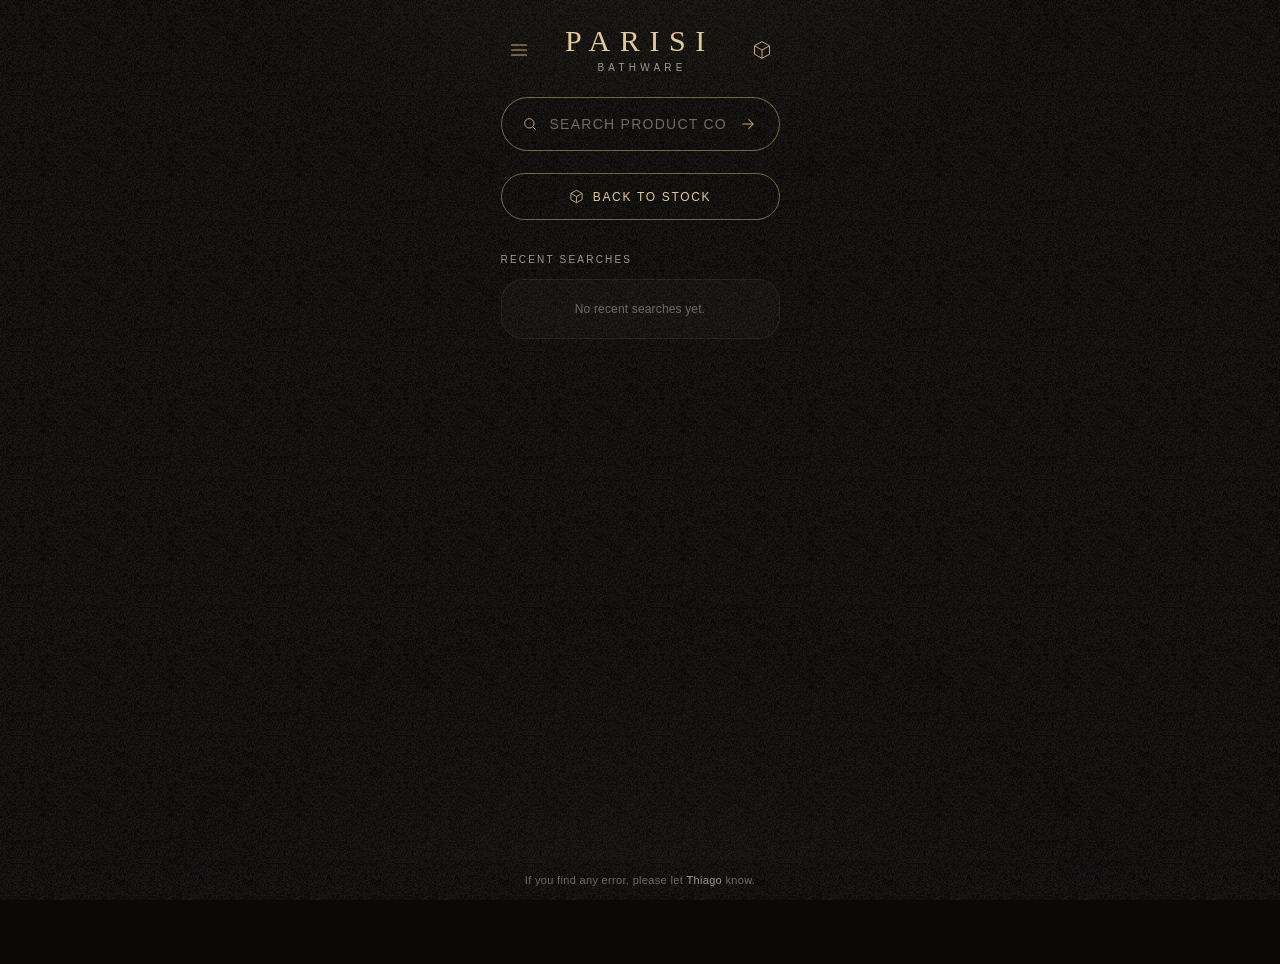
<file: index.html>
<!DOCTYPE html>
<html lang="en">
<head>
<meta charset="UTF-8">
<meta name="viewport" content="width=device-width, initial-scale=1, viewport-fit=cover">
<title>ParisiFinder</title>
<meta name="description" content="Parisi Bathware warehouse product finder">
<meta name="theme-color" content="#0a0908">

<!-- PWA -->
<link rel="manifest" href="manifest.json">
<link rel="icon" href="icons/icon-192.png">
<link rel="apple-touch-icon" href="icons/icon-192.png">
<meta name="apple-mobile-web-app-capable" content="yes">
<meta name="apple-mobile-web-app-status-bar-style" content="black-translucent">
<meta name="apple-mobile-web-app-title" content="ParisiFinder">

<link rel="stylesheet" href="styles.css">
</head>
<body>

<div class="noise-overlay" aria-hidden="true"></div>

<div class="app" id="app">

  <!-- ============ SEARCH VIEW ============ -->
  <section class="view view-search active" id="view-search" data-view="search">
    <header class="topbar">
      <button class="icon-btn" id="menuBtn" aria-label="Menu">
        <svg viewBox="0 0 24 24" width="20" height="20"><path d="M3 6h18M3 12h18M3 18h18" stroke="currentColor" stroke-width="1.4" stroke-linecap="round"/></svg>
      </button>
      <div class="brand">
        <h1 class="brand-name">PARISI</h1>
        <p class="brand-sub">BATHWARE</p>
      </div>
      <button class="icon-btn" id="cubeBtn" aria-label="Back to stock">
        <svg viewBox="0 0 24 24" width="20" height="20"><path d="M12 2 3 7v10l9 5 9-5V7l-9-5Z" stroke="currentColor" stroke-width="1.2" fill="none"/><path d="M3 7l9 5 9-5M12 12v10" stroke="currentColor" stroke-width="1.2" fill="none"/></svg>
      </button>
    </header>

    <div class="search-wrap">
      <div class="search-bar">
        <svg class="search-icon" viewBox="0 0 24 24" width="16" height="16"><circle cx="11" cy="11" r="7" stroke="currentColor" stroke-width="1.4" fill="none"/><path d="m20 20-3.2-3.2" stroke="currentColor" stroke-width="1.4" stroke-linecap="round"/></svg>
        <input type="text" id="searchInput" placeholder="Search product code" autocomplete="off" spellcheck="false">
        <button class="search-go" id="searchGo" aria-label="Search">
          <svg viewBox="0 0 24 24" width="18" height="18"><path d="M5 12h14M13 6l6 6-6 6" stroke="currentColor" stroke-width="1.4" fill="none" stroke-linecap="round" stroke-linejoin="round"/></svg>
        </button>
      </div>
      <ul class="suggestions" id="suggestions"></ul>
    </div>

    <button class="pill-btn outline" id="backToStockBtn">
      <svg viewBox="0 0 24 24" width="15" height="15"><path d="M12 2 3 7v10l9 5 9-5V7l-9-5Z" stroke="currentColor" stroke-width="1.2" fill="none"/><path d="M3 7l9 5 9-5M12 12v10" stroke="currentColor" stroke-width="1.2" fill="none"/></svg>
      <span>Back to Stock</span>
    </button>

    <div class="recent-block">
      <p class="section-label">Recent Searches</p>
      <ul class="recent-list" id="recentList">
        <li class="empty-note">No recent searches yet.</li>
      </ul>
    </div>
  </section>

  <!-- ============ PRODUCT DETAIL VIEW ============ -->
  <section class="view view-detail" id="view-detail" data-view="detail">
    <header class="topbar">
      <button class="back-link" id="detailBackBtn">
        <svg viewBox="0 0 24 24" width="16" height="16"><path d="M15 5 8 12l7 7" stroke="currentColor" stroke-width="1.4" fill="none" stroke-linecap="round" stroke-linejoin="round"/></svg>
        <span>Back</span>
      </button>
      <div></div>
      <button class="icon-btn" id="cubeBtn2" aria-label="Back to stock">
        <svg viewBox="0 0 24 24" width="20" height="20"><path d="M12 2 3 7v10l9 5 9-5V7l-9-5Z" stroke="currentColor" stroke-width="1.2" fill="none"/><path d="M3 7l9 5 9-5M12 12v10" stroke="currentColor" stroke-width="1.2" fill="none"/></svg>
      </button>
    </header>

    <div class="detail-card">
      <p class="section-label">Product Information</p>
      <div class="detail-title-row">
        <h2 class="detail-code" id="detailCode">—</h2>
        <span class="status-pill" id="detailStatusPill"><span class="dot"></span><span id="detailStatusText">—</span></span>
      </div>
      <hr class="divider">

      <div class="field-row">
        <span class="field-label">Description</span>
        <span class="field-value" id="detailDescription">—</span>
      </div>
      <div class="field-row">
        <span class="field-label">Code</span>
        <span class="field-value" id="detailCode2">—</span>
      </div>
      <div class="field-row">
        <span class="field-label">Quantity</span>
        <span class="field-value" id="detailQuantity">—</span>
      </div>
      <div class="field-row">
        <span class="field-label">Location</span>
        <span class="field-value accent" id="detailLocation">—</span>
      </div>
      <div class="field-row">
        <span class="field-label">Shelf</span>
        <span class="field-value accent" id="detailShelf">—</span>
      </div>

      <p class="last-updated" id="detailUpdated"></p>
    </div>

    <div class="add-to-stocklist-wrap">
      <button class="pill-btn outline small" id="addFromDetailBtn">
        <svg viewBox="0 0 24 24" width="14" height="14"><path d="M12 5v14M5 12h14" stroke="currentColor" stroke-width="1.4" stroke-linecap="round"/></svg>
        <span>Add to Back to Stock list</span>
      </button>
    </div>
  </section>

  <!-- ============ BACK TO STOCK VIEW ============ -->
  <section class="view view-stock" id="view-stock" data-view="stock">
    <header class="topbar">
      <button class="back-link" id="stockBackBtn">
        <svg viewBox="0 0 24 24" width="16" height="16"><path d="M15 5 8 12l7 7" stroke="currentColor" stroke-width="1.4" fill="none" stroke-linecap="round" stroke-linejoin="round"/></svg>
        <span>Back</span>
      </button>
      <div></div>
      <div style="width:36px"></div>
    </header>

    <div class="stock-header">
      <h2 class="stock-title">Back to Stock</h2>
      <p class="stock-sub">Add the items you want to send back to stock.</p>
      <p class="stock-sub muted">This list highlights only the item code and location.</p>
    </div>

    <div class="stock-search-row">
      <div class="search-bar small">
        <svg class="search-icon" viewBox="0 0 24 24" width="15" height="15"><circle cx="11" cy="11" r="7" stroke="currentColor" stroke-width="1.4" fill="none"/><path d="m20 20-3.2-3.2" stroke="currentColor" stroke-width="1.4" stroke-linecap="round"/></svg>
        <input type="text" id="stockSearchInput" placeholder="Search by product code..." autocomplete="off" spellcheck="false">
      </div>
      <button class="pill-btn solid" id="stockAddBtn">Add item</button>
    </div>
    <ul class="suggestions" id="stockSuggestions"></ul>

    <div class="stock-list-card">
      <div class="stock-list-headrow">
        <span>Item Code</span>
        <span>Location</span>
        <span></span>
      </div>
      <ul class="stock-list" id="stockList">
        <li class="empty-note" id="stockEmptyNote">No items added yet.</li>
      </ul>
      <button class="add-item-row" id="stockAddRowBtn">
        <svg viewBox="0 0 24 24" width="14" height="14"><path d="M12 5v14M5 12h14" stroke="currentColor" stroke-width="1.4" stroke-linecap="round"/></svg>
        <span>Add item</span>
      </button>
    </div>

    <button class="pill-btn outline wide" id="sendToStockBtn">
      <span id="sendToStockLabel">Send to Stock (0)</span>
      <svg viewBox="0 0 24 24" width="16" height="16"><path d="M12 2 3 7v10l9 5 9-5V7l-9-5Z" stroke="currentColor" stroke-width="1.2" fill="none"/><path d="M3 7l9 5 9-5M12 12v10" stroke="currentColor" stroke-width="1.2" fill="none"/></svg>
    </button>
  </section>

</div>

<footer class="app-footer">
  If you find any error, please let <strong>Thiago</strong> know.
</footer>

<div class="toast" id="toast"></div>

<script src="script.js"></script>
</body>
</html>
</file>
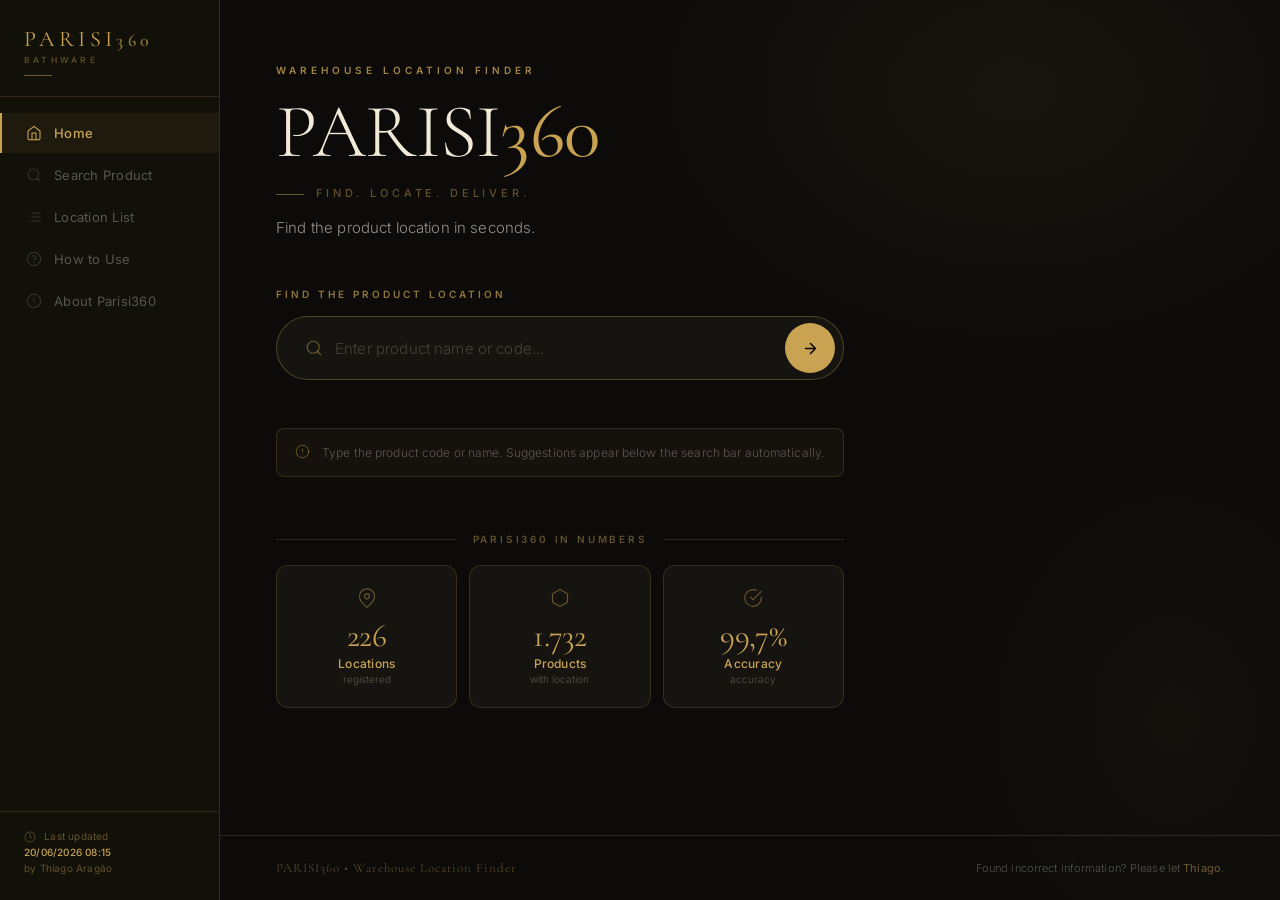
<file: V12.html>
<!DOCTYPE html>
<html lang="en">
<head>
<meta charset="UTF-8">
<meta name="viewport" content="width=device-width, initial-scale=1.0, maximum-scale=1.0, user-scalable=no">
<title>PARISI360 — Warehouse Location Finder</title>
<link rel="preconnect" href="https://fonts.googleapis.com">
<link href="https://fonts.googleapis.com/css2?family=Cormorant+Garamond:ital,wght@0,300;0,400;0,500;0,600;1,300;1,400&family=Inter:wght@300;400;500;600&family=DM+Mono:wght@400;500&display=swap" rel="stylesheet">
<style>
/* ═══════════════════════════════════════
   TOKENS
═══════════════════════════════════════ */
:root {
  --black:       #080706;
  --void:        #0c0b0a;
  --charcoal:    #111009;
  --surface:     #161410;
  --surface2:    #1e1b15;
  --surface3:    #252018;
  --border:      rgba(201,163,82,0.18);
  --border-mid:  rgba(201,163,82,0.32);
  --border-hi:   rgba(201,163,82,0.65);
  --gold:        #c9a352;
  --gold-light:  #e4bf78;
  --gold-dim:    rgba(201,163,82,0.45);
  --gold-faint:  rgba(201,163,82,0.1);
  --ivory:       #f2ead8;
  --ivory-dim:   rgba(242,234,216,0.6);
  --ivory-faint: rgba(242,234,216,0.32);
  --green:       #6fa865;
  --red:         #b86060;
  --amber:       #c9a352;

  --font-display: 'Cormorant Garamond', Georgia, serif;
  --font-body:    'Inter', system-ui, sans-serif;
  --font-mono:    'DM Mono', 'Courier New', monospace;

  --sidebar-w: 220px;
  --topbar-h:  58px;
  --r:         12px;
  --r-sm:      8px;
}

* { box-sizing: border-box; margin: 0; padding: 0; -webkit-tap-highlight-color: transparent; }
html { scroll-behavior: smooth; }
body {
  background: var(--void);
  color: var(--ivory);
  font-family: var(--font-body);
  min-height: 100vh;
  overflow-x: hidden;
}

/* ═══════════════════════════════════════
   LAYOUT SHELL
═══════════════════════════════════════ */
.shell {
  display: flex;
  min-height: 100vh;
}

/* ═══════════════════════════════════════
   SIDEBAR
═══════════════════════════════════════ */
.sidebar {
  width: var(--sidebar-w);
  background: var(--charcoal);
  border-right: 1px solid var(--border);
  display: flex;
  flex-direction: column;
  position: fixed;
  top: 0; left: 0; bottom: 0;
  z-index: 200;
  transform: translateX(0);
  transition: transform 0.3s cubic-bezier(0.4,0,0.2,1);
}
.sidebar-brand {
  padding: 28px 24px 20px;
  border-bottom: 1px solid var(--border);
}
.sidebar-logo {
  font-family: var(--font-display);
  font-size: 22px;
  font-weight: 400;
  letter-spacing: 0.2em;
  color: var(--gold);
  line-height: 1;
}
.sidebar-sub {
  font-size: 8.5px;
  font-weight: 500;
  letter-spacing: 0.38em;
  color: var(--gold-dim);
  margin-top: 5px;
  text-transform: uppercase;
}
.sidebar-line {
  width: 28px;
  height: 1px;
  background: var(--gold);
  margin-top: 10px;
  opacity: 0.5;
}

.sidebar-nav {
  flex: 1;
  padding: 16px 0;
  display: flex;
  flex-direction: column;
  gap: 2px;
}
.nav-item {
  display: flex;
  align-items: center;
  gap: 12px;
  padding: 12px 24px;
  cursor: pointer;
  font-size: 13px;
  font-weight: 400;
  color: var(--ivory-faint);
  border-left: 2px solid transparent;
  transition: all 0.18s;
  text-decoration: none;
  letter-spacing: 0.02em;
}
.nav-item svg { opacity: 0.5; flex-shrink: 0; transition: opacity 0.18s; }
.nav-item:hover { color: var(--ivory-dim); background: var(--gold-faint); }
.nav-item:hover svg { opacity: 0.8; }
.nav-item.active {
  color: var(--gold);
  border-left-color: var(--gold);
  background: rgba(201,163,82,0.07);
  font-weight: 500;
}
.nav-item.active svg { opacity: 1; }

.sidebar-footer {
  padding: 16px 24px 24px;
  border-top: 1px solid var(--border);
}
.sidebar-update {
  font-size: 10px;
  color: var(--gold-dim);
  line-height: 1.6;
  letter-spacing: 0.02em;
}
.sidebar-update strong { color: var(--gold); font-weight: 500; }

/* Overlay for mobile */
.sidebar-overlay {
  display: none;
  position: fixed;
  inset: 0;
  background: rgba(0,0,0,0.7);
  z-index: 199;
  backdrop-filter: blur(2px);
}
.sidebar-overlay.open { display: block; }

/* ═══════════════════════════════════════
   TOPBAR (mobile)
═══════════════════════════════════════ */
.topbar {
  display: none;
  position: fixed;
  top: 0; left: 0; right: 0;
  height: var(--topbar-h);
  background: rgba(8,7,6,0.96);
  backdrop-filter: blur(16px);
  -webkit-backdrop-filter: blur(16px);
  border-bottom: 1px solid var(--border);
  z-index: 100;
  align-items: center;
  padding: 0 16px;
  gap: 12px;
}
.menu-btn {
  background: none;
  border: none;
  color: var(--gold);
  cursor: pointer;
  padding: 4px;
  display: flex;
  align-items: center;
}
.topbar-title {
  font-family: var(--font-display);
  font-size: 18px;
  font-weight: 400;
  letter-spacing: 0.18em;
  color: var(--gold);
  flex: 1;
}

/* ═══════════════════════════════════════
   MAIN CONTENT
═══════════════════════════════════════ */
.main {
  flex: 1;
  margin-left: var(--sidebar-w);
  min-height: 100vh;
  display: flex;
  flex-direction: column;
}

/* ── PAGE SECTIONS ── */
.page { display: none; flex-direction: column; min-height: 100vh; }
.page.active { display: flex; }

/* ═══════════════════════════════════════
   HOME PAGE
═══════════════════════════════════════ */
#page-home {
  background:
    radial-gradient(ellipse 60% 50% at 75% 10%, rgba(201,163,82,0.07) 0%, transparent 60%),
    radial-gradient(ellipse 40% 60% at 90% 80%, rgba(201,163,82,0.04) 0%, transparent 50%),
    var(--void);
}

/* Hero */
.hero {
  padding: 64px 56px 48px;
  max-width: 680px;
}
.hero-eyebrow {
  font-size: 10px;
  font-weight: 600;
  letter-spacing: 0.4em;
  color: var(--gold);
  text-transform: uppercase;
  margin-bottom: 20px;
  opacity: 0.8;
}
.hero-title {
  font-family: var(--font-display);
  font-size: clamp(48px, 6vw, 76px);
  font-weight: 300;
  line-height: 0.95;
  letter-spacing: -0.01em;
  color: var(--ivory);
}
.hero-title span {
  color: var(--gold);
  font-weight: 400;
}
.hero-slogan {
  font-size: 11px;
  font-weight: 500;
  letter-spacing: 0.35em;
  color: var(--gold-dim);
  text-transform: uppercase;
  margin-top: 18px;
}
.hero-slogan::before {
  content: '';
  display: inline-block;
  width: 28px;
  height: 1px;
  background: var(--gold);
  vertical-align: middle;
  margin-right: 12px;
  opacity: 0.5;
}
.hero-sub {
  font-size: 15px;
  font-weight: 300;
  color: var(--ivory-dim);
  margin-top: 16px;
  letter-spacing: 0.01em;
  line-height: 1.6;
}

/* Search section */
.search-section {
  padding: 0 56px 48px;
  max-width: 680px;
}
.search-label {
  font-size: 10px;
  font-weight: 600;
  letter-spacing: 0.3em;
  color: var(--gold);
  text-transform: uppercase;
  margin-bottom: 16px;
  opacity: 0.7;
}
.search-field-wrap {
  position: relative;
}
.search-field {
  display: flex;
  align-items: center;
  background: var(--surface);
  border: 1.5px solid var(--border-mid);
  border-radius: 50px;
  height: 64px;
  padding: 0 8px 0 28px;
  gap: 12px;
  transition: border-color 0.2s, box-shadow 0.2s;
}
.search-field:focus-within {
  border-color: var(--border-hi);
  box-shadow: 0 0 0 3px rgba(201,163,82,0.08), 0 8px 40px rgba(0,0,0,0.4);
}
.search-icon { color: var(--gold-dim); flex-shrink: 0; }
#searchInput {
  flex: 1;
  background: transparent;
  border: none;
  outline: none;
  color: var(--ivory);
  font-family: var(--font-body);
  font-size: 15px;
  font-weight: 300;
  caret-color: var(--gold);
  letter-spacing: 0.01em;
}
#searchInput::placeholder { color: rgba(242,234,216,0.22); }
.search-btn {
  width: 50px; height: 50px;
  border-radius: 50%;
  background: var(--gold);
  border: none;
  color: var(--black);
  display: flex; align-items: center; justify-content: center;
  cursor: pointer;
  flex-shrink: 0;
  transition: background 0.2s, transform 0.15s;
}
.search-btn:hover { background: var(--gold-light); transform: scale(1.04); }
.search-btn:active { transform: scale(0.97); }

/* Autocomplete */
.ac-dropdown {
  position: absolute;
  top: calc(100% + 10px);
  left: 0; right: 0;
  background: var(--surface);
  border: 1px solid var(--border-mid);
  border-radius: var(--r);
  overflow: hidden;
  z-index: 500;
  display: none;
  flex-direction: column;
  max-height: 320px;
  overflow-y: auto;
  box-shadow: 0 24px 60px rgba(0,0,0,0.7);
}
.ac-dropdown.open { display: flex; }
.ac-dropdown::-webkit-scrollbar { width: 3px; }
.ac-dropdown::-webkit-scrollbar-thumb { background: var(--border-mid); border-radius: 3px; }
.ac-row {
  display: flex; align-items: center; gap: 12px;
  padding: 13px 18px;
  cursor: pointer;
  border-bottom: 1px solid var(--border);
  transition: background 0.1s;
}
.ac-row:last-child { border-bottom: none; }
.ac-row:hover { background: var(--gold-faint); }
.ac-row-code {
  font-family: var(--font-mono);
  font-size: 11px;
  color: var(--gold);
  white-space: nowrap;
  flex-shrink: 0;
  min-width: 90px;
}
.ac-row-code mark { background: rgba(201,163,82,0.25); color: var(--gold-light); border-radius: 2px; }
.ac-row-desc {
  font-size: 12px; font-weight: 300;
  color: var(--ivory-dim);
  overflow: hidden; text-overflow: ellipsis; white-space: nowrap;
  flex: 1; min-width: 0;
}
.ac-row-loc {
  font-family: var(--font-mono);
  font-size: 11px; font-weight: 500;
  color: var(--gold-dim);
  white-space: nowrap; flex-shrink: 0;
}

/* Examples */
.search-examples {
  margin-top: 14px;
  display: flex;
  align-items: center;
  gap: 8px;
  flex-wrap: wrap;
}
.example-label {
  font-size: 11px;
  color: var(--gold-dim);
  font-weight: 500;
  letter-spacing: 0.05em;
}
.example-chip {
  font-family: var(--font-mono);
  font-size: 11px;
  color: var(--gold-dim);
  border: 1px solid var(--border);
  border-radius: 4px;
  padding: 3px 9px;
  cursor: pointer;
  transition: border-color 0.15s, color 0.15s;
  white-space: nowrap;
}
.example-chip:hover { border-color: var(--border-hi); color: var(--gold); }

/* Info note */
.info-note {
  margin: 0 56px 56px;
  background: rgba(201,163,82,0.05);
  border: 1px solid var(--border);
  border-radius: var(--r-sm);
  padding: 14px 18px;
  display: flex;
  align-items: flex-start;
  gap: 12px;
  max-width: 568px;
}
.info-note svg { color: var(--gold-dim); flex-shrink: 0; margin-top: 1px; }
.info-note p { font-size: 12px; font-weight: 300; color: var(--ivory-faint); line-height: 1.6; letter-spacing: 0.01em; }

/* Stats */
.stats-section {
  padding: 0 56px 56px;
  max-width: 680px;
}
.stats-header {
  display: flex;
  align-items: center;
  gap: 16px;
  margin-bottom: 20px;
}
.stats-header-line {
  flex: 1;
  height: 1px;
  background: var(--border);
}
.stats-header-text {
  font-size: 10px;
  font-weight: 600;
  letter-spacing: 0.28em;
  text-transform: uppercase;
  color: var(--gold-dim);
  white-space: nowrap;
}
.stats-grid {
  display: grid;
  grid-template-columns: repeat(3, 1fr);
  gap: 12px;
}
.stat-card {
  background: var(--surface);
  border: 1px solid var(--border);
  border-radius: var(--r);
  padding: 22px 16px;
  text-align: center;
  transition: border-color 0.2s;
}
.stat-card:hover { border-color: var(--border-mid); }
.stat-icon { color: var(--gold-dim); margin-bottom: 12px; display: flex; justify-content: center; }
.stat-num {
  font-family: var(--font-display);
  font-size: 32px;
  font-weight: 400;
  color: var(--gold);
  line-height: 1;
  letter-spacing: -0.01em;
}
.stat-label-main { font-size: 12px; font-weight: 500; color: var(--gold); margin-top: 4px; letter-spacing: 0.02em; }
.stat-label-sub  { font-size: 10px; font-weight: 300; color: var(--ivory-faint); margin-top: 2px; }

/* Footer */
.home-footer {
  margin-top: auto;
  padding: 24px 56px;
  border-top: 1px solid var(--border);
  display: flex;
  align-items: center;
  justify-content: space-between;
  gap: 16px;
  flex-wrap: wrap;
}
.footer-brand {
  font-family: var(--font-display);
  font-size: 13px;
  font-weight: 300;
  color: var(--gold-dim);
  letter-spacing: 0.08em;
}
.footer-error-msg {
  font-size: 11px;
  font-weight: 300;
  color: var(--ivory-faint);
  letter-spacing: 0.01em;
}
.footer-error-msg strong { color: var(--gold-dim); font-weight: 500; }

/* ═══════════════════════════════════════
   RESULTS PAGE
═══════════════════════════════════════ */
#page-results {
  background: var(--void);
}
.results-topbar-inner-wrap {
  padding: 24px 48px 0;
  max-width: 760px;
  margin: 0 auto;
  width: 100%;
}
.results-back {
  display: flex;
  align-items: center;
  gap: 8px;
  cursor: pointer;
  color: var(--gold-dim);
  font-size: 12px;
  font-weight: 400;
  letter-spacing: 0.06em;
  text-transform: uppercase;
  border: none;
  background: none;
  padding: 0;
  margin-bottom: 20px;
  transition: color 0.15s;
}
.results-back:hover { color: var(--gold); }

.results-search-bar {
  display: flex;
  align-items: center;
  background: var(--surface);
  border: 1px solid var(--border-mid);
  border-radius: 50px;
  height: 50px;
  padding: 0 6px 0 20px;
  gap: 10px;
  margin-bottom: 8px;
  position: relative;
}
.results-search-bar:focus-within { border-color: var(--border-hi); }
#resultsInput {
  flex: 1; background: transparent; border: none; outline: none;
  color: var(--ivory); font-family: var(--font-body); font-size: 14px;
  font-weight: 300; caret-color: var(--gold);
}
#resultsInput::placeholder { color: rgba(242,234,216,0.22); }
.results-search-clear {
  width: 34px; height: 34px; border-radius: 50%;
  background: var(--surface2); border: 1px solid var(--border);
  color: var(--ivory-faint); display: flex; align-items: center; justify-content: center;
  cursor: pointer; font-size: 14px; flex-shrink: 0;
  transition: background 0.15s;
}
.results-search-clear:hover { background: var(--surface3); color: var(--ivory-dim); }

.results-meta-row {
  max-width: 760px; margin: 0 auto; width: 100%;
  padding: 10px 48px 0;
  font-size: 10px; font-weight: 500; letter-spacing: 0.12em;
  text-transform: uppercase; color: var(--gold-dim);
}

.results-grid {
  max-width: 760px; margin: 0 auto; width: 100%;
  padding: 12px 48px 80px;
  display: flex; flex-direction: column; gap: 12px;
}

/* Result card */
.result-card {
  background: var(--surface);
  border: 1px solid var(--border);
  border-radius: var(--r);
  overflow: hidden;
  transition: border-color 0.2s, box-shadow 0.2s;
}
.result-card:hover { border-color: var(--border-mid); }

/* Location hero — THE star of the card */
.card-location-hero {
  background: linear-gradient(135deg, var(--surface2) 0%, var(--surface3) 100%);
  border-bottom: 1px solid var(--border);
  padding: 20px 24px;
  display: flex;
  align-items: center;
  justify-content: space-between;
  gap: 16px;
}
.card-location-label {
  font-size: 9px; font-weight: 600;
  letter-spacing: 0.22em; text-transform: uppercase;
  color: var(--gold-dim); margin-bottom: 6px;
}
.card-location-value {
  font-family: var(--font-mono);
  font-size: 36px; font-weight: 500;
  color: var(--gold);
  letter-spacing: 0.08em;
  line-height: 1;
}
.card-location-badge {
  background: rgba(201,163,82,0.1);
  border: 1px solid var(--border-mid);
  border-radius: 50%;
  width: 52px; height: 52px;
  display: flex; align-items: center; justify-content: center;
  flex-shrink: 0;
}
.card-location-badge svg { color: var(--gold); opacity: 0.8; }

.card-body-inner {
  padding: 16px 24px 20px;
  display: grid;
  grid-template-columns: 1fr 1fr;
  gap: 10px;
}
.card-field { }
.card-field.span2 { grid-column: 1 / -1; }
.card-field-label {
  font-size: 8.5px; font-weight: 600;
  letter-spacing: 0.16em; text-transform: uppercase;
  color: var(--gold-dim); margin-bottom: 4px;
  opacity: 0.7;
}
.card-field-value {
  font-size: 13px; font-weight: 400;
  color: var(--ivory); letter-spacing: 0.01em; line-height: 1.4;
}
.card-field-value.code-val {
  font-family: var(--font-mono);
  font-size: 13px; color: var(--gold-light);
}
.card-field-value.stock-pos { color: var(--green); font-weight: 500; }
.card-field-value.stock-zero { color: var(--ivory-faint); }
.card-field-value.stock-neg { color: var(--red); font-weight: 500; }
.card-field-value.muted { color: var(--ivory-faint); font-style: italic; font-size: 12px; }

.status-tag {
  display: inline-flex; align-items: center; gap: 5px;
  font-size: 10px; font-weight: 500; letter-spacing: 0.06em;
  padding: 3px 10px; border-radius: 20px; text-transform: uppercase;
}
.st-stocked    { background: rgba(111,168,101,0.12); color: var(--green);  border: 1px solid rgba(111,168,101,0.22); }
.st-nonstocked { background: rgba(201,163,82,0.10);  color: var(--amber);  border: 1px solid rgba(201,163,82,0.22); }
.st-superseded { background: rgba(184,96,96,0.10);   color: var(--red);    border: 1px solid rgba(184,96,96,0.22); }
.st-unknown    { background: var(--gold-faint);       color: var(--gold-dim); border: 1px solid var(--border); }

/* Empty states */
.empty-wrap {
  display: flex; flex-direction: column;
  align-items: center; justify-content: center;
  padding: 80px 32px; text-align: center; flex: 1;
}
.empty-glyph {
  font-family: var(--font-display);
  font-size: 80px; font-weight: 300;
  color: var(--border-mid); line-height: 1;
  margin-bottom: 20px;
}
.empty-title {
  font-family: var(--font-display);
  font-size: 26px; font-weight: 400;
  color: var(--ivory-dim); margin-bottom: 10px;
}
.empty-sub { font-size: 13px; font-weight: 300; color: var(--ivory-faint); line-height: 1.7; }

/* ═══════════════════════════════════════
   LOCATIONS LIST PAGE
═══════════════════════════════════════ */
.inner-page {
  padding: 48px 56px;
  max-width: 760px;
}
.inner-page-title {
  font-family: var(--font-display);
  font-size: 36px; font-weight: 300;
  color: var(--ivory); letter-spacing: -0.01em;
  margin-bottom: 6px;
}
.inner-page-sub {
  font-size: 13px; font-weight: 300;
  color: var(--ivory-faint); margin-bottom: 32px;
  letter-spacing: 0.01em;
}
.loc-list {
  display: flex; flex-direction: column; gap: 8px;
}
.loc-item {
  display: flex; align-items: center; gap: 14px;
  background: var(--surface);
  border: 1px solid var(--border);
  border-radius: var(--r-sm);
  padding: 13px 18px;
  cursor: pointer;
  transition: border-color 0.15s, background 0.15s;
}
.loc-item:hover { border-color: var(--border-mid); background: var(--surface2); }
.loc-item-loc {
  font-family: var(--font-mono);
  font-size: 14px; font-weight: 500;
  color: var(--gold); min-width: 70px;
}
.loc-item-count {
  font-size: 11px; color: var(--ivory-faint);
  flex: 1;
}
.loc-item-arrow { color: var(--border-mid); }

/* ═══════════════════════════════════════
   HOW TO USE PAGE
═══════════════════════════════════════ */
.how-step {
  display: flex; gap: 20px;
  margin-bottom: 28px;
}
.how-step-num {
  font-family: var(--font-display);
  font-size: 32px; font-weight: 300;
  color: var(--border-mid); line-height: 1;
  flex-shrink: 0; width: 40px;
}
.how-step-body { flex: 1; }
.how-step-title { font-size: 14px; font-weight: 500; color: var(--ivory); margin-bottom: 6px; }
.how-step-desc  { font-size: 13px; font-weight: 300; color: var(--ivory-faint); line-height: 1.6; }

/* ═══════════════════════════════════════
   ABOUT PAGE
═══════════════════════════════════════ */
.about-body { font-size: 14px; font-weight: 300; color: var(--ivory-dim); line-height: 1.8; }
.about-body p { margin-bottom: 16px; }
.about-body strong { color: var(--gold); font-weight: 500; }

/* ═══════════════════════════════════════
   RESPONSIVE
═══════════════════════════════════════ */
@media (max-width: 768px) {
  .sidebar {
    transform: translateX(calc(-1 * var(--sidebar-w)));
  }
  .sidebar.open { transform: translateX(0); }
  .topbar { display: flex; }
  .main { margin-left: 0; padding-top: var(--topbar-h); }

  .hero { padding: 32px 20px 28px; }
  .hero-title { font-size: clamp(40px, 11vw, 60px); }
  .search-section { padding: 0 20px 32px; }
  .info-note { margin: 0 20px 40px; }
  .stats-section { padding: 0 20px 40px; }
  .home-footer { padding: 20px 20px; }

  .results-topbar-inner-wrap { padding: 20px 16px 0; }
  .results-meta-row { padding: 10px 16px 0; }
  .results-grid { padding: 12px 16px 80px; }
  .card-location-value { font-size: 28px; }

  .inner-page { padding: 28px 20px; }
  .stats-grid { grid-template-columns: repeat(3,1fr); gap: 8px; }
  .stat-num { font-size: 24px; }
}

@media (max-width: 400px) {
  .stats-grid { gap: 6px; }
  .stat-card { padding: 16px 10px; }
  .stat-num { font-size: 20px; }
}
</style>
</head>
<body>

<!-- ═══ SIDEBAR ═══ -->
<div class="sidebar-overlay" id="sidebarOverlay" onclick="closeSidebar()"></div>
<aside class="sidebar" id="sidebar">
  <div class="sidebar-brand">
    <div class="sidebar-logo">PARISI<span style="font-weight:600;font-size:18px;color:rgba(201,163,82,0.7)">360</span></div>
    <div class="sidebar-sub">Bathware</div>
    <div class="sidebar-line"></div>
  </div>
  <nav class="sidebar-nav">
    <a class="nav-item active" data-page="home" onclick="navigate('home')">
      <svg width="16" height="16" viewBox="0 0 24 24" fill="none" stroke="currentColor" stroke-width="1.6" stroke-linecap="round" stroke-linejoin="round"><path d="M3 9l9-7 9 7v11a2 2 0 0 1-2 2H5a2 2 0 0 1-2-2z"/><polyline points="9 22 9 12 15 12 15 22"/></svg>
      Home
    </a>
    <a class="nav-item" data-page="results" onclick="navigate('results')">
      <svg width="16" height="16" viewBox="0 0 24 24" fill="none" stroke="currentColor" stroke-width="1.6" stroke-linecap="round" stroke-linejoin="round"><circle cx="11" cy="11" r="8"/><path d="m21 21-4.35-4.35"/></svg>
      Search Product
    </a>
    <a class="nav-item" data-page="locations" onclick="navigate('locations')">
      <svg width="16" height="16" viewBox="0 0 24 24" fill="none" stroke="currentColor" stroke-width="1.6" stroke-linecap="round" stroke-linejoin="round"><line x1="8" y1="6" x2="21" y2="6"/><line x1="8" y1="12" x2="21" y2="12"/><line x1="8" y1="18" x2="21" y2="18"/><line x1="3" y1="6" x2="3.01" y2="6"/><line x1="3" y1="12" x2="3.01" y2="12"/><line x1="3" y1="18" x2="3.01" y2="18"/></svg>
      Location List
    </a>
    <a class="nav-item" data-page="how" onclick="navigate('how')">
      <svg width="16" height="16" viewBox="0 0 24 24" fill="none" stroke="currentColor" stroke-width="1.6" stroke-linecap="round" stroke-linejoin="round"><circle cx="12" cy="12" r="10"/><path d="M9.09 9a3 3 0 0 1 5.83 1c0 2-3 3-3 3"/><line x1="12" y1="17" x2="12.01" y2="17"/></svg>
      How to Use
    </a>
    <a class="nav-item" data-page="about" onclick="navigate('about')">
      <svg width="16" height="16" viewBox="0 0 24 24" fill="none" stroke="currentColor" stroke-width="1.6" stroke-linecap="round" stroke-linejoin="round"><circle cx="12" cy="12" r="10"/><line x1="12" y1="8" x2="12" y2="12"/><line x1="12" y1="16" x2="12.01" y2="16"/></svg>
      About Parisi360
    </a>
  </nav>
  <div class="sidebar-footer">
    <div class="sidebar-update">
      <svg width="12" height="12" viewBox="0 0 24 24" fill="none" stroke="currentColor" stroke-width="1.6" style="color:var(--gold-dim);vertical-align:middle;margin-right:5px"><circle cx="12" cy="12" r="10"/><polyline points="12 6 12 12 16 14"/></svg>
      Last updated<br>
      <strong>20/06/2026 08:15</strong><br>
      by Thiago Aragão
    </div>
  </div>
</aside>

<!-- ═══ TOPBAR (mobile) ═══ -->
<header class="topbar">
  <button class="menu-btn" onclick="openSidebar()">
    <svg width="22" height="22" viewBox="0 0 24 24" fill="none" stroke="currentColor" stroke-width="1.6" stroke-linecap="round"><line x1="3" y1="6" x2="21" y2="6"/><line x1="3" y1="12" x2="21" y2="12"/><line x1="3" y1="18" x2="21" y2="18"/></svg>
  </button>
  <div class="topbar-title">PARISI<span style="font-size:14px;opacity:0.7">360</span></div>
</header>

<!-- ═══ MAIN ═══ -->
<main class="main">

  <!-- ── HOME ── -->
  <section class="page active" id="page-home">

    <div class="hero">
      <div class="hero-eyebrow">Warehouse Location Finder</div>
      <h1 class="hero-title">PARISI<span>360</span></h1>
      <p class="hero-slogan">Find. Locate. Deliver.</p>
      <p class="hero-sub">Find the product location in seconds.</p>
    </div>

    <div class="search-section">
      <div class="search-label">Find the product location</div>
      <div class="search-field-wrap autocomplete-wrap" id="homeAcWrap">
        <div class="search-field">
          <svg class="search-icon" width="18" height="18" viewBox="0 0 24 24" fill="none" stroke="currentColor" stroke-width="1.6" stroke-linecap="round" stroke-linejoin="round"><circle cx="11" cy="11" r="8"/><path d="m21 21-4.35-4.35"/></svg>
          <input id="searchInput" type="search" placeholder="Enter product name or code…" autocomplete="off" autocorrect="off" autocapitalize="characters" spellcheck="false">
          <button class="search-btn" id="searchBtn" aria-label="Search">
            <svg width="17" height="17" viewBox="0 0 24 24" fill="none" stroke="currentColor" stroke-width="2.2" stroke-linecap="round" stroke-linejoin="round"><path d="M5 12h14M12 5l7 7-7 7"/></svg>
          </button>
        </div>
        <div class="ac-dropdown" id="homeDropdown"></div>
      </div>
</div>

    <div class="info-note">
      <svg width="15" height="15" viewBox="0 0 24 24" fill="none" stroke="currentColor" stroke-width="1.6" stroke-linecap="round" stroke-linejoin="round"><circle cx="12" cy="12" r="10"/><line x1="12" y1="8" x2="12" y2="12"/><line x1="12" y1="16" x2="12.01" y2="16"/></svg>
      <p>Type the product code or name. Suggestions appear below the search bar automatically.</p>
    </div>

    <div class="stats-section">
      <div class="stats-header">
        <div class="stats-header-line"></div>
        <div class="stats-header-text">Parisi360 in numbers</div>
        <div class="stats-header-line"></div>
      </div>
      <div class="stats-grid">
        <div class="stat-card">
          <div class="stat-icon"><svg width="20" height="20" viewBox="0 0 24 24" fill="none" stroke="currentColor" stroke-width="1.4" stroke-linecap="round" stroke-linejoin="round"><path d="M21 10c0 7-9 13-9 13s-9-6-9-13a9 9 0 0 1 18 0z"/><circle cx="12" cy="10" r="3"/></svg></div>
          <div class="stat-num" id="statLocs">226</div>
          <div class="stat-label-main">Locations</div>
          <div class="stat-label-sub">registered</div>
        </div>
        <div class="stat-card">
          <div class="stat-icon"><svg width="20" height="20" viewBox="0 0 24 24" fill="none" stroke="currentColor" stroke-width="1.4" stroke-linecap="round" stroke-linejoin="round"><path d="M21 16V8a2 2 0 0 0-1-1.73l-7-4a2 2 0 0 0-2 0l-7 4A2 2 0 0 0 3 8v8a2 2 0 0 0 1 1.73l7 4a2 2 0 0 0 2 0l7-4A2 2 0 0 0 21 16z"/></svg></div>
          <div class="stat-num" id="statProds">1.732</div>
          <div class="stat-label-main">Products</div>
          <div class="stat-label-sub">with location</div>
        </div>
        <div class="stat-card">
          <div class="stat-icon"><svg width="20" height="20" viewBox="0 0 24 24" fill="none" stroke="currentColor" stroke-width="1.4" stroke-linecap="round" stroke-linejoin="round"><path d="M22 11.08V12a10 10 0 1 1-5.93-9.14"/><polyline points="22 4 12 14.01 9 11.01"/></svg></div>
          <div class="stat-num">99,7%</div>
          <div class="stat-label-main">Accuracy</div>
          <div class="stat-label-sub">accuracy</div>
        </div>
      </div>
    </div>

    <footer class="home-footer">
      <div class="footer-brand">PARISI360 &bull; Warehouse Location Finder</div>
      <div class="footer-error-msg">Found incorrect information? Please let <strong>Thiago</strong>.</div>
    </footer>
  </section>

  <!-- ── SEARCH / RESULTS ── -->
  <section class="page" id="page-results">
    <div class="results-topbar-inner-wrap">
      <button class="results-back" onclick="navigate('home')">
        <svg width="14" height="14" viewBox="0 0 24 24" fill="none" stroke="currentColor" stroke-width="1.8" stroke-linecap="round" stroke-linejoin="round"><path d="M19 12H5M12 5l-7 7 7 7"/></svg>
        Back
      </button>
      <div class="results-search-bar autocomplete-wrap" id="resultsAcWrap" style="position:relative">
        <svg width="15" height="15" viewBox="0 0 24 24" fill="none" stroke="currentColor" stroke-width="1.6" style="color:var(--gold-dim);flex-shrink:0"><circle cx="11" cy="11" r="8"/><path d="m21 21-4.35-4.35"/></svg>
        <input id="resultsInput" type="search" placeholder="Search product…" autocomplete="off" autocorrect="off" autocapitalize="characters" spellcheck="false">
        <button class="results-search-clear" onclick="clearResults()" title="Clear">✕</button>
        <div class="ac-dropdown" id="resultsDropdown" style="top:calc(100% + 8px)"></div>
      </div>
    </div>
    <div class="results-meta-row" id="resultsMeta"></div>
    <div class="results-grid" id="resultsGrid"></div>
  </section>

  <!-- ── LOCATIONS LIST ── -->
  <section class="page" id="page-locations">
    <div class="inner-page">
      <div class="inner-page-title">Location List</div>
      <div class="inner-page-sub">Todas as locations registered no sistema.</div>
      <div class="loc-list" id="locList"></div>
    </div>
  </section>

  <!-- ── HOW TO USE ── -->
  <section class="page" id="page-how">
    <div class="inner-page">
      <div class="inner-page-title">How to Use</div>
      <div class="inner-page-sub">Encontre qualquer product em segundos.</div>
      <div class="how-step">
        <div class="how-step-num">1</div>
        <div class="how-step-body">
          <div class="how-step-title">Digite o código ou nome do product</div>
          <div class="how-step-desc">No campo de busca da tela inicial, digite o código (ex: QQ.RH.L.46) ou o nome do product. Os resultados aparecem instantaneamente.</div>
        </div>
      </div>
      <div class="how-step">
        <div class="how-step-num">2</div>
        <div class="how-step-body">
          <div class="how-step-title">Use autocomplete to speed things up</div>
          <div class="how-step-desc">Enquanto digita, sugestões aparecem automaticamente. Toque em uma sugestão para ir direto ao product.</div>
        </div>
      </div>
      <div class="how-step">
        <div class="how-step-num">3</div>
        <div class="how-step-body">
          <div class="how-step-title">Go to the indicated location</div>
          <div class="how-step-desc">The location is highlighted in the result. Example: <span style="font-family:var(--font-mono);color:var(--gold)">H5 03</span> indicates column H, level 5, position 03.</div>
        </div>
      </div>
      <div class="how-step">
        <div class="how-step-num">4</div>
        <div class="how-step-body">
          <div class="how-step-title">Found an error?</div>
          <div class="how-step-desc">Let Thiago know immediately so the information can be corrected and the system stays reliable.</div>
        </div>
      </div>
    </div>
  </section>

  <!-- ── ABOUT ── -->
  <section class="page" id="page-about">
    <div class="inner-page">
      <div class="inner-page-title">About Parisi360</div>
      <div class="inner-page-sub">Sistema interno de localização de products.</div>
      <div class="about-body">
        <p>The <strong>Parisi360</strong> is an internal system developed exclusively for the <strong>Parisi Bathware</strong> warehouse team.</p>
        <p>Seu único objetivo é ajudar os funcionários a encontrar a <strong>location física</strong> dos products de forma rápida, precisa e eficiente — eliminando o tempo perdido procurando itens no armazém.</p>
        <p>This system <strong>is not an e-commerce</strong>, is not connected to Harmoniq, and does not control stock, orders or any other commercial operation.</p>
        <p>Mantido por <strong>Thiago Aragão</strong>.<br>Found incorrect information? Please let Thiago imediatamente.</p>
      </div>
    </div>
  </section>

</main>

<script>
const PRODUCTS = [{"code": "E2.00.B", "location": "C3 03", "description": "Elli II Wall Mixer Handle", "category": "Tapware Spares", "status": "Stocked", "stock": "74", "matched": "MATCHED"}, {"code": "E2.00.B.02", "location": "C3 04", "description": "Elli II Wall Mixer Handle Matt Black", "category": "Tapware Spares", "status": "Stocked", "stock": "112", "matched": "MATCHED"}, {"code": "E2.00.B.41", "location": "C2 04", "description": "Elli II Wall Mixer Handle Brushed Nickel PVD", "category": "Tapware Spares", "status": "Stocked", "stock": "98", "matched": "MATCHED"}, {"code": "E2.00.B.46", "location": "C2 04", "description": "Elli II Wall Mixer Handle Brushed Brass PVD", "category": "Tapware Spares", "status": "Stocked", "stock": "-1", "matched": "MATCHED"}, {"code": "E2.00.B.48", "location": "C1 04", "description": "Elli II Wall Mixer Handle Matt Bronze PVD", "category": "Tapware Spares", "status": "Stocked", "stock": "47", "matched": "MATCHED"}, {"code": "E2.00.B.50", "location": "C1 03", "description": "Elli II Wall Mixer Handle Fucile PVD", "category": "Tapware Spares", "status": "Stocked", "stock": "90", "matched": "MATCHED"}, {"code": "E2.01-1H", "location": "C3 04", "description": "", "category": "", "status": "", "stock": "", "matched": ""}, {"code": "E2.01-1H.02", "location": "C3 04", "description": "", "category": "", "status": "", "stock": "", "matched": ""}, {"code": "E2.01-1H.41", "location": "C2 04", "description": "", "category": "", "status": "", "stock": "", "matched": ""}, {"code": "E2.01-1H.46", "location": "C2 04", "description": "", "category": "", "status": "", "stock": "", "matched": ""}, {"code": "E2.01-1H.48", "location": "C1 04", "description": "", "category": "", "status": "", "stock": "", "matched": ""}, {"code": "E2.01-1H.50", "location": "C1 04", "description": "", "category": "", "status": "", "stock": "", "matched": ""}, {"code": "E2.01-1HH", "location": "C3 02", "description": "", "category": "", "status": "", "stock": "", "matched": ""}, {"code": "E2.01-1HH.02", "location": "C3 03", "description": "", "category": "", "status": "", "stock": "", "matched": ""}, {"code": "E2.01-1HH.41", "location": "C2 02", "description": "", "category": "", "status": "", "stock": "", "matched": ""}, {"code": "E2.01-1HH.46", "location": "C2 03", "description": "", "category": "", "status": "", "stock": "", "matched": ""}, {"code": "E2.01-1HH.48", "location": "C1 03", "description": "", "category": "", "status": "", "stock": "", "matched": ""}, {"code": "E2.01-1HH.50", "location": "C1 03", "description": "", "category": "", "status": "", "stock": "", "matched": ""}, {"code": "E2.01-1HH120", "location": "C3 04", "description": "", "category": "", "status": "", "stock": "", "matched": ""}, {"code": "E2.01-1HH120.02", "location": "C3 00", "description": "", "category": "", "status": "", "stock": "", "matched": ""}, {"code": "E2.01-1HH120.41", "location": "C2 03", "description": "", "category": "", "status": "", "stock": "", "matched": ""}, {"code": "E2.01-1HH60", "location": "C3 01", "description": "", "category": "", "status": "", "stock": "", "matched": ""}, {"code": "E2.01-1HH60.02", "location": "C3 01", "description": "", "category": "", "status": "", "stock": "", "matched": ""}, {"code": "E2.01-1HH60.41", "location": "C2 03", "description": "", "category": "", "status": "", "stock": "", "matched": ""}, {"code": "E2.01-1HH60.46", "location": "C2 03", "description": "", "category": "", "status": "", "stock": "", "matched": ""}, {"code": "E2.01-1HH60.48", "location": "C1 02", "description": "", "category": "", "status": "", "stock": "", "matched": ""}, {"code": "E2.01-1HH60.50", "location": "C1 02", "description": "", "category": "", "status": "", "stock": "", "matched": ""}, {"code": "E2.01-2E190-D", "location": "C3 04", "description": "", "category": "", "status": "", "stock": "", "matched": ""}, {"code": "E2.01-2E190-D.02", "location": "C3 04", "description": "", "category": "", "status": "", "stock": "", "matched": ""}, {"code": "E2.01-2E190-D.41", "location": "C2 04", "description": "", "category": "", "status": "", "stock": "", "matched": ""}, {"code": "E2.01-2E190-D.46", "location": "C2 04", "description": "", "category": "", "status": "", "stock": "", "matched": ""}, {"code": "E2.01-2E190-D.48", "location": "C1 04", "description": "", "category": "", "status": "", "stock": "", "matched": ""}, {"code": "E2.01-2E190-D.50", "location": "C1 04", "description": "", "category": "", "status": "", "stock": "", "matched": ""}, {"code": "E2.01-2E190-D1.02", "location": "C3 00", "description": "", "category": "", "status": "", "stock": "", "matched": ""}, {"code": "E2.01-2RF190-D.02", "location": "C3 04", "description": "", "category": "", "status": "", "stock": "", "matched": ""}, {"code": "E2.01-2RF190-D", "location": "C3 03", "description": "", "category": "", "status": "", "stock": "", "matched": ""}, {"code": "E2.01-2RF190-D.41", "location": "C2 04", "description": "", "category": "", "status": "", "stock": "", "matched": ""}, {"code": "E2.01-2RF190-D.46", "location": "C2 04", "description": "", "category": "", "status": "", "stock": "", "matched": ""}, {"code": "E2.01-2RF190-D.48", "location": "C1 04", "description": "", "category": "", "status": "", "stock": "", "matched": ""}, {"code": "E2.01-2RF190-D.50", "location": "C1 04", "description": "", "category": "", "status": "", "stock": "", "matched": ""}, {"code": "E2.02WF190", "location": "C3 03", "description": "", "category": "", "status": "", "stock": "", "matched": ""}, {"code": "E2.02WF190.02", "location": "C3 03", "description": "", "category": "", "status": "", "stock": "", "matched": ""}, {"code": "E2.02WF190.41", "location": "C2 03", "description": "", "category": "", "status": "", "stock": "", "matched": ""}, {"code": "E2.02WF190.46", "location": "C2 03", "description": "", "category": "", "status": "", "stock": "", "matched": ""}, {"code": "E2.02WF190.48", "location": "C1 03", "description": "", "category": "", "status": "", "stock": "", "matched": ""}, {"code": "E2.02WF190.50", "location": "C1 03", "description": "", "category": "", "status": "", "stock": "", "matched": ""}, {"code": "E2.04-D", "location": "C3 03", "description": "Dress Fittings for Elli II Diverter Wall Mixer", "category": "Diverter Mixer", "status": "Stocked", "stock": "154", "matched": "MATCHED"}, {"code": "E2.04-D.02", "location": "C3 02", "description": "Dress Fittings for Elli II Diverter Wall Mixer Matt Black", "category": "Diverter Mixer", "status": "Stocked", "stock": "31", "matched": "MATCHED"}, {"code": "E2.04-D.41", "location": "C2 02", "description": "Dress Fittings for Elli II Diverter Wall Mixer Brushed Nickel PVD", "category": "Diverter Mixer", "status": "Stocked", "stock": "89", "matched": "MATCHED"}, {"code": "E2.04-D.46", "location": "C2 02", "description": "Dress Fittings for Elli II Diverter Wall Mixer Brushed Brass PVD", "category": "Diverter Mixer", "status": "Stocked", "stock": "3", "matched": "MATCHED"}, {"code": "E2.04-D.48", "location": "C1 03", "description": "Dress Fittings for Elli II Diverter Wall Mixer Matt Bronze PVD", "category": "Diverter Mixer", "status": "Stocked", "stock": "30", "matched": "MATCHED"}, {"code": "E2.04-D.50", "location": "C1 03", "description": "Dress Fittings for Elli II Diverter Wall Mixer Fucile PVD", "category": "Diverter Mixer", "status": "Stocked", "stock": "51", "matched": "MATCHED"}, {"code": "E2.05-D.02", "location": "C3 02", "description": "", "category": "", "status": "", "stock": "", "matched": ""}, {"code": "E2.05-D.41", "location": "C2 02", "description": "", "category": "", "status": "", "stock": "", "matched": ""}, {"code": "E2.05-D.46", "location": "C2 02", "description": "", "category": "", "status": "", "stock": "", "matched": ""}, {"code": "E2.05-D.48", "location": "C1 02", "description": "", "category": "", "status": "", "stock": "", "matched": ""}, {"code": "E2.05-D.50", "location": "C1 02", "description": "", "category": "", "status": "", "stock": "", "matched": ""}, {"code": "E2.05-D1.02", "location": "C3 03", "description": "", "category": "", "status": "", "stock": "", "matched": ""}, {"code": "E2.HS-3.02", "location": "C3 00", "description": "", "category": "", "status": "", "stock": "", "matched": ""}, {"code": "E2.HS-3.41", "location": "C2 02", "description": "", "category": "", "status": "", "stock": "", "matched": ""}, {"code": "E2.HS-3.48", "location": "C1 00", "description": "", "category": "", "status": "", "stock": "", "matched": ""}, {"code": "E2.HS-3H", "location": "C3 02", "description": "", "category": "", "status": "", "stock": "", "matched": ""}, {"code": "E2.HS-3H.46", "location": "C2 00", "description": "", "category": "", "status": "", "stock": "", "matched": ""}, {"code": "E2.HS-3H.50", "location": "C1 02", "description": "", "category": "", "status": "", "stock": "", "matched": ""}, {"code": "E2.RHS", "location": "C3 02", "description": "Elli II Spare Toilet Roll Holder Chrome", "category": "Toilet Roll Holder", "status": "Stocked", "stock": "50", "matched": "MATCHED"}, {"code": "E2.SA.1W", "location": "C3 01", "description": "Elli II High Rise Wall Shower Arm", "category": "Shower Arm", "status": "Stocked", "stock": "232", "matched": "MATCHED"}, {"code": "E2.SA.1W.02", "location": "C3 01", "description": "Elli II High Rise Wall Shower Arm Matt Black", "category": "Shower Arm", "status": "Stocked", "stock": "49", "matched": "MATCHED"}, {"code": "E2.SA.1W.41", "location": "C2 01", "description": "Elli II High Rise Wall Shower Arm Brushed Nickel PVD", "category": "Shower Arm", "status": "Stocked", "stock": "22", "matched": "MATCHED"}, {"code": "E2.SA.1W.46", "location": "C2 01", "description": "Elli II High Rise Wall Shower Arm Brushed Brass PVD", "category": "Shower Arm", "status": "Stocked", "stock": "3", "matched": "MATCHED"}, {"code": "E2.SA.1W.48", "location": "C1 01", "description": "Elli II High Rise Wall Shower Arm Matt Bronze PVD", "category": "Shower Arm", "status": "Stocked", "stock": "15", "matched": "MATCHED"}, {"code": "E2.SA.1W.50", "location": "C1 01", "description": "Elli II High Rise Wall Shower Arm Fucile PVD", "category": "Shower Arm", "status": "Stocked", "stock": "20", "matched": "MATCHED"}, {"code": "E2.SR", "location": "C3 01", "description": "Elli II Sliding Rail with Hand Shower (4 Star)", "category": "Shower Rail", "status": "Stocked", "stock": "46", "matched": "MATCHED"}, {"code": "E2.SR.02", "location": "C3 00", "description": "Elli II Sliding Rail with Hand Shower (4 Star) Matt Black", "category": "Shower Rail", "status": "Stocked", "stock": "34", "matched": "MATCHED"}, {"code": "E2.SR.41", "location": "C2 00", "description": "Elli II Sliding Rail with Hand Shower (4 Star) Brushed Nickel PVD", "category": "Shower Rail", "status": "Stocked", "stock": "52", "matched": "MATCHED"}, {"code": "E2.SR.46", "location": "C2 01", "description": "Elli II Sliding Rail with Hand Shower (4 Star) Brushed Brass PVD", "category": "Shower Rail", "status": "Stocked", "stock": "11", "matched": "MATCHED"}, {"code": "E2.SR.48", "location": "C1 01", "description": "Elli II Sliding Rail with Hand Shower Matt Bronze", "category": "Shower Rail", "status": "Stocked", "stock": "11", "matched": "MATCHED"}, {"code": "E2.SR.50", "location": "C1 00", "description": "Elli II Sliding Rail with Hand Shower (4 Star) Fucile PVD", "category": "Shower Rail", "status": "Stocked", "stock": "15", "matched": "MATCHED"}, {"code": "E2.TR30", "location": "C3 00", "description": "", "category": "", "status": "", "stock": "", "matched": ""}, {"code": "E2.TR60", "location": "C3 00", "description": "", "category": "", "status": "", "stock": "", "matched": ""}, {"code": "EE.01-1H", "location": "C4 04", "description": "", "category": "", "status": "", "stock": "", "matched": ""}, {"code": "KP.00.B", "location": "C4 04", "description": "Prezzo Wall Mixer Handle", "category": "Tapware Spares", "status": "Non Stocked", "stock": "280", "matched": "MATCHED"}, {"code": "KP.01-1H", "location": "C4 04", "description": "", "category": "", "status": "", "stock": "", "matched": ""}, {"code": "KP.02W160", "location": "C4 04", "description": "", "category": "", "status": "", "stock": "", "matched": ""}, {"code": "LT.00.PR", "location": "C4 04", "description": "Laser Lever Handle (Progressive)", "category": "Tapware Spares", "status": "Discontinued After Stock Is Sold", "stock": "63", "matched": "MATCHED"}, {"code": "P2.00.B.50", "location": "C5 04", "description": "Envy II Wall Mixer Handle Fucile PVD", "category": "Tapware Spares", "status": "Stocked", "stock": "116", "matched": "MATCHED"}, {"code": "P2.00.CH.50", "location": "C5 04", "description": "", "category": "", "status": "", "stock": "", "matched": ""}, {"code": "P2.00.H.50", "location": "C5 03", "description": "", "category": "", "status": "", "stock": "", "matched": ""}, {"code": "P2.01-1H.50", "location": "C5 04", "description": "", "category": "", "status": "", "stock": "", "matched": ""}, {"code": "P2.01-1HD.50", "location": "C5 04", "description": "", "category": "", "status": "", "stock": "", "matched": ""}, {"code": "P2.01-1HH.50", "location": "C5 04", "description": "", "category": "", "status": "", "stock": "", "matched": ""}, {"code": "P2.01-1HH120.50", "location": "C5 03", "description": "", "category": "", "status": "", "stock": "", "matched": ""}, {"code": "P2.01-1HH60.50", "location": "C5 03", "description": "", "category": "", "status": "", "stock": "", "matched": ""}, {"code": "P2.01-2E190-D.50", "location": "C5 04", "description": "", "category": "", "status": "", "stock": "", "matched": ""}, {"code": "P2.01-2Q190-D.50", "location": "C5 04", "description": "", "category": "", "status": "", "stock": "", "matched": ""}, {"code": "P2.01-2RF190-D.50", "location": "C5 03", "description": "", "category": "", "status": "", "stock": "", "matched": ""}, {"code": "P2.02HSC.50", "location": "C5 02", "description": "", "category": "", "status": "", "stock": "", "matched": ""}, {"code": "P2.02WF190.50", "location": "C5 03", "description": "", "category": "", "status": "", "stock": "", "matched": ""}, {"code": "P2.04-D.50", "location": "C5 03", "description": "Dress Fittings For Envy II Wall Mixer with 2-Way Diverter Fucile PVD", "category": "Diverter Mixer", "status": "Stocked", "stock": "98", "matched": "MATCHED"}, {"code": "P2.05-D.50", "location": "C5 03", "description": "", "category": "", "status": "", "stock": "", "matched": ""}, {"code": "P2.05WD-D.50", "location": "C5 02", "description": "", "category": "", "status": "", "stock": "", "matched": ""}, {"code": "P2.07-1HR", "location": "C4 03", "description": "Envy II Kitchen Mixer with Round Spout", "category": "Kitchen Tapware", "status": "Stocked", "stock": "145", "matched": "MATCHED"}, {"code": "P2.07-1HR.02", "location": "C4 03", "description": "Envy II Kitchen Mixer with Round Spout Matt Black", "category": "Kitchen Tapware", "status": "Stocked", "stock": "75", "matched": "MATCHED"}, {"code": "P2.07-1HR.41", "location": "C4 03", "description": "Envy II Kitchen Mixer with Round Spout Brushed Nickel PVD", "category": "Kitchen Tapware", "status": "Stocked", "stock": "-7", "matched": "MATCHED"}, {"code": "P2.07-1HR.46", "location": "C4 03", "description": "Envy II Kitchen Mixer with Round Spout Brushed Brass PVD", "category": "Kitchen Tapware", "status": "Stocked", "stock": "70", "matched": "MATCHED"}, {"code": "P2.07-1HR.48", "location": "C4 02", "description": "Envy II Kitchen Mixer with Round Spout Matt Bronze PVD", "category": "Kitchen Tapware", "status": "Stocked", "stock": "-57", "matched": "MATCHED"}, {"code": "P2.07-1HR.50", "location": "C4 02", "description": "Envy II Kitchen Mixer with Round Spout Fucile PVD", "category": "Kitchen Tapware", "status": "Stocked", "stock": "57", "matched": "MATCHED"}, {"code": "P2.07-1HRO", "location": "C4 02", "description": "Envy II Kitchen Mixer with Round Pull Out Spout", "category": "Kitchen Tapware", "status": "Stocked", "stock": "66", "matched": "MATCHED"}, {"code": "P2.07-1HRO.02", "location": "C4 02", "description": "Envy II Kitchen Mixer with Round Pull Out Spout Matt Black", "category": "Kitchen Tapware", "status": "Stocked", "stock": "-1", "matched": "MATCHED"}, {"code": "P2.07-1HRO.41", "location": "C4 01", "description": "Envy II Kitchen Mixer with Round Pull Out Spout Brushed Nickel PVD", "category": "Kitchen Tapware", "status": "Stocked", "stock": "173", "matched": "MATCHED"}, {"code": "P2.07-1HRO.46", "location": "C4 01", "description": "Envy II Kitchen Mixer with Round Pull Out Spout Brushed Brass PVD", "category": "Kitchen Tapware", "status": "Stocked", "stock": "432", "matched": "MATCHED"}, {"code": "P2.07-1HRO.48", "location": "C4 01", "description": "Envy II Kitchen Mixer with Round Pull Out Spout Matt Bronze PVD", "category": "Kitchen Tapware", "status": "Stocked", "stock": "68", "matched": "MATCHED"}, {"code": "P2.07-1HRO.50", "location": "C4 01", "description": "Envy II Kitchen Mixer with Round Pull Out Spout Fucile PVD", "category": "Kitchen Tapware", "status": "Stocked", "stock": "35", "matched": "MATCHED"}, {"code": "P2.07-1HS", "location": "C4 00", "description": "Envy II Kitchen Mixer with Square Spout", "category": "Kitchen Tapware", "status": "Stocked", "stock": "340", "matched": "MATCHED"}, {"code": "P2.07-1HS.02", "location": "C4 00", "description": "Envy II Kitchen Mixer with Square Spout Matt Black", "category": "Kitchen Tapware", "status": "Stocked", "stock": "299", "matched": "MATCHED"}, {"code": "P2.07-1HS.41", "location": "C4 00", "description": "Envy II Kitchen Mixer with Square Spout Brushed Nickel PVD", "category": "Kitchen Tapware", "status": "Stocked", "stock": "36", "matched": "MATCHED"}, {"code": "P2.07-1HS.46", "location": "C4 00", "description": "Envy II Kitchen Mixer with Square Spout Brushed Brass PVD", "category": "Kitchen Tapware", "status": "Stocked", "stock": "44", "matched": "MATCHED"}, {"code": "P2.07-1HS.48", "location": "C4 00", "description": "Envy II Kitchen Mixer with Square Spout Matt Bronze PVD", "category": "Kitchen Tapware", "status": "Stocked", "stock": "90", "matched": "MATCHED"}, {"code": "P2.07-1HS.50", "location": "C4 00", "description": "Envy II Kitchen Mixer with Square Spout Fucile PVD", "category": "Kitchen Tapware", "status": "Stocked", "stock": "38", "matched": "MATCHED"}, {"code": "P2.D04W-D.50", "location": "C5 02", "description": "Dress Fittings for Envy II In-Line 2-Way Diverter Fucile PVD", "category": "Diverter Mixer", "status": "Stocked", "stock": "30", "matched": "MATCHED"}, {"code": "P2.F00H.50", "location": "C5 02", "description": "Round Flange Kit for Envy II Hob Basin Set Fucile PVD", "category": "Tapware Spares", "status": "Stocked", "stock": "76", "matched": "MATCHED"}, {"code": "P2.SA.1W.50", "location": "C5 01", "description": "Envy II High Rise Wall Shower Arm Fucile PVD", "category": "Shower Arm", "status": "Stocked", "stock": "60", "matched": "MATCHED"}, {"code": "P2.SH.A245.50", "location": "C5 01", "description": "Envy II Round Shower Head 245mm Fucile PVD", "category": "Shower Head", "status": "Stocked", "stock": "328", "matched": "MATCHED"}, {"code": "P2.SR.50", "location": "C5 01", "description": "Envy II Sliding Rail with Hand Shower (4 Star) Fucile PVD", "category": "Shower Rail", "status": "Stocked", "stock": "226", "matched": "MATCHED"}, {"code": "P2.TBH.50", "location": "C5 02", "description": "", "category": "", "status": "", "stock": "", "matched": ""}, {"code": "P30.02WF240.50", "location": "C5 02", "description": "", "category": "", "status": "", "stock": "", "matched": ""}, {"code": "PP.ASM.50", "location": "C5 00", "description": "Envy Sliding Mechanism for Accessible Rails Fucile", "category": "Tapware Spares", "status": "Stocked", "stock": "153", "matched": "MATCHED"}, {"code": "PP.HK.50", "location": "C5 01", "description": "", "category": "", "status": "", "stock": "", "matched": ""}, {"code": "PP.HKD.50", "location": "C5 01", "description": "", "category": "", "status": "", "stock": "", "matched": ""}, {"code": "PP.RH.50", "location": "C5 01", "description": "Envy Toilet Roll Holder Fucile PVD", "category": "Toilet Roll Holder", "status": "Stocked", "stock": "425", "matched": "MATCHED"}, {"code": "PP.TR22.50", "location": "C5 00", "description": "", "category": "", "status": "", "stock": "", "matched": ""}, {"code": "PP.TR60.50", "location": "C5 00", "description": "", "category": "", "status": "", "stock": "", "matched": ""}, {"code": "PP.TR80.50", "location": "C5 00", "description": "", "category": "", "status": "", "stock": "", "matched": ""}, {"code": "PP.TRD60.50", "location": "C5 00", "description": "", "category": "", "status": "", "stock": "", "matched": ""}, {"code": "PP.TRD80.50", "location": "C5 00", "description": "", "category": "", "status": "", "stock": "", "matched": ""}, {"code": "P2.06-2HSC.50", "location": "C5 02", "description": "Envy II Hob Mixer with Round Swivel Spout Fucile PVD", "category": "Hob Mixer Set", "status": "Non Stocked", "stock": "0", "matched": "MATCHED"}, {"code": "PQ.01-2U190-D", "location": "B1 04", "description": "", "category": "", "status": "", "stock": "", "matched": ""}, {"code": "PQ.05-D", "location": "B1 03", "description": "", "category": "", "status": "", "stock": "", "matched": ""}, {"code": "PQ.HK", "location": "B1 04", "description": "", "category": "", "status": "", "stock": "", "matched": ""}, {"code": "PQ.RH", "location": "B1 04", "description": "Quasar Universal Toilet Roll Holder", "category": "Toilet Roll Holder", "status": "Stocked", "stock": "628", "matched": "MATCHED"}, {"code": "PQ.RH35", "location": "B1 04", "description": "", "category": "", "status": "", "stock": "", "matched": ""}, {"code": "PQ.SH35.50", "location": "B1 04", "description": "", "category": "", "status": "", "stock": "", "matched": ""}, {"code": "PQ.TR24", "location": "B1 03", "description": "", "category": "", "status": "", "stock": "", "matched": ""}, {"code": "PQ.TR35", "location": "B1 03", "description": "", "category": "", "status": "", "stock": "", "matched": ""}, {"code": "PQ.TR35.50", "location": "B4 00", "description": "", "category": "", "status": "", "stock": "", "matched": ""}, {"code": "PQ.TR57", "location": "B1 03", "description": "", "category": "", "status": "", "stock": "", "matched": ""}, {"code": "PQ.TR77", "location": "B1 03", "description": "", "category": "", "status": "", "stock": "", "matched": ""}, {"code": "SFW.00.PR", "location": "C4 04", "description": "", "category": "", "status": "", "stock": "", "matched": ""}, {"code": "ST.GB45", "location": "C4 04", "description": "", "category": "", "status": "", "stock": "", "matched": ""}, {"code": "Q2.00.46.46", "location": "B3 04", "description": "", "category": "", "status": "", "stock": "", "matched": ""}, {"code": "Q2.00.B", "location": "B1 04", "description": "Quasar II Wall Mixer Handle", "category": "Tapware Spares", "status": "Stocked", "stock": "39", "matched": "MATCHED"}, {"code": "Q2.00.B.02", "location": "B2 04", "description": "Quasar II Wall Mixer Handle Matt Black", "category": "Tapware Spares", "status": "Stocked", "stock": "50", "matched": "MATCHED"}, {"code": "Q2.00.B.41", "location": "B2 04", "description": "Quasar II Wall Mixer Handle Brushed Nickel PVD", "category": "Tapware Spares", "status": "Stocked", "stock": "16", "matched": "MATCHED"}, {"code": "Q2.00.B.50", "location": "B4 04", "description": "Quasar II Wall Mixer Handle Fucile PVD", "category": "Tapware Spares", "status": "Stocked", "stock": "7", "matched": "MATCHED"}, {"code": "Q2.01-1H", "location": "B1 02", "description": "", "category": "", "status": "", "stock": "", "matched": ""}, {"code": "Q2.01-1H.02", "location": "B2 04", "description": "", "category": "", "status": "", "stock": "", "matched": ""}, {"code": "Q2.01-1H.41", "location": "B2 04", "description": "", "category": "", "status": "", "stock": "", "matched": ""}, {"code": "Q2.01-1H.46", "location": "B3 04", "description": "", "category": "", "status": "", "stock": "", "matched": ""}, {"code": "Q2.01-1H.50", "location": "B4 04", "description": "", "category": "", "status": "", "stock": "", "matched": ""}, {"code": "Q2.01-1HH", "location": "B1 02", "description": "", "category": "", "status": "", "stock": "", "matched": ""}, {"code": "Q2.01-1HH.02", "location": "B2 03", "description": "", "category": "", "status": "", "stock": "", "matched": ""}, {"code": "Q2.01-1HH.41", "location": "B3 04", "description": "", "category": "", "status": "", "stock": "", "matched": ""}, {"code": "Q2.01-1HH.46", "location": "B3 03", "description": "", "category": "", "status": "", "stock": "", "matched": ""}, {"code": "Q2.01-1HH.50", "location": "B3 03", "description": "", "category": "", "status": "", "stock": "", "matched": ""}, {"code": "Q2.01-2U190-D", "location": "B1 01", "description": "", "category": "", "status": "", "stock": "", "matched": ""}, {"code": "Q2.01-2U190-D.02", "location": "B2 02", "description": "", "category": "", "status": "", "stock": "", "matched": ""}, {"code": "Q2.01-2U190-D.41", "location": "B2 01", "description": "", "category": "", "status": "", "stock": "", "matched": ""}, {"code": "Q2.01-2U190-D.46", "location": "B3 01", "description": "", "category": "", "status": "", "stock": "", "matched": ""}, {"code": "Q2.01-2U190-D.50", "location": "B4 01", "description": "", "category": "", "status": "", "stock": "", "matched": ""}, {"code": "Q2.02WF190", "location": "B1 03", "description": "", "category": "", "status": "", "stock": "", "matched": ""}, {"code": "Q2.02WF190.41", "location": "B2 03", "description": "", "category": "", "status": "", "stock": "", "matched": ""}, {"code": "Q2.02WF190.46", "location": "B3 03", "description": "", "category": "", "status": "", "stock": "", "matched": ""}, {"code": "Q2.02WF190.50", "location": "B4 03", "description": "", "category": "", "status": "", "stock": "", "matched": ""}, {"code": "Q2.02WF190-02", "location": "B2 02", "description": "", "category": "", "status": "", "stock": "", "matched": ""}, {"code": "Q2.04-D", "location": "B1 01", "description": "Dress Fittings for Quasar II Diverter Mixer", "category": "Diverter Mixer", "status": "Stocked", "stock": "80", "matched": "MATCHED"}, {"code": "Q2.04-D.02", "location": "B2 02", "description": "Dress Fittings for Quasar II Diverter Mixer Matt Black", "category": "Diverter Mixer", "status": "Stocked", "stock": "-3", "matched": "MATCHED"}, {"code": "Q2.04-D.41", "location": "B2 03", "description": "Dress Fittings for Quasar II Diverter Mixer Brushed Nickel PVD", "category": "Diverter Mixer", "status": "Stocked", "stock": "15", "matched": "MATCHED"}, {"code": "Q2.04-D.46", "location": "B3 02", "description": "Dress Fittings for Quasar II Diverter Mixer Brushed Brass PVD", "category": "Diverter Mixer", "status": "Stocked", "stock": "-1", "matched": "MATCHED"}, {"code": "Q2.04-D.50", "location": "B3 02", "description": "Dress Fittings for Quasar II Diverter Mixer Fucile PVD", "category": "Diverter Mixer", "status": "Stocked", "stock": "28", "matched": "MATCHED"}, {"code": "Q2.04-D2U-A-D", "location": "B1 01", "description": "", "category": "", "status": "", "stock": "", "matched": ""}, {"code": "Q2.04-D2U-A-D.02", "location": "B2 03", "description": "", "category": "", "status": "", "stock": "", "matched": ""}, {"code": "Q2.04-D2U-A-D.41", "location": "B2 02", "description": "", "category": "", "status": "", "stock": "", "matched": ""}, {"code": "Q2.04-D2U-A-D.46", "location": "B3 02", "description": "", "category": "", "status": "", "stock": "", "matched": ""}, {"code": "Q2.04-D2U-A-D.50", "location": "B3 02", "description": "", "category": "", "status": "", "stock": "", "matched": ""}, {"code": "Q2.05", "location": "B1 01", "description": "", "category": "", "status": "", "stock": "", "matched": ""}, {"code": "Q2.05-D.02", "location": "B2 03", "description": "", "category": "", "status": "", "stock": "", "matched": ""}, {"code": "Q2.05-D.41", "location": "B3 02", "description": "", "category": "", "status": "", "stock": "", "matched": ""}, {"code": "Q2.05-D.46", "location": "B3 02", "description": "", "category": "", "status": "", "stock": "", "matched": ""}, {"code": "Q2.05-D.50", "location": "B4 02", "description": "", "category": "", "status": "", "stock": "", "matched": ""}, {"code": "Q2.08-D2W", "location": "B1 02", "description": "Quasar II Shower Column with Sliding Rail (4 Star)", "category": "Shower Column", "status": "Stocked", "stock": "-2", "matched": "MATCHED"}, {"code": "Q2.08-D2W.02", "location": "B2 02", "description": "Quasar II Shower Column with Sliding Rail (4 Star) Matt Black", "category": "Shower Column", "status": "Stocked", "stock": "0", "matched": "MATCHED"}, {"code": "Q2.08-D2W.41", "location": "B2 02", "description": "Quasar II Shower Column with Sliding Rail (4 Star) Brushed Nickel PVD", "category": "Shower Column", "status": "Stocked", "stock": "25", "matched": "MATCHED"}, {"code": "Q2.08-D2W.46", "location": "B3 03", "description": "Quasar II Shower Column with Sliding Rail (4 Star) Brushed Brass PVD", "category": "Shower Column", "status": "Stocked", "stock": "29", "matched": "MATCHED"}, {"code": "Q2.08-D2W.50", "location": "B3 03", "description": "Quasar II Shower Column with Sliding Rail (4 Star) Fucile PVD", "category": "Shower Column", "status": "Stocked", "stock": "8", "matched": "MATCHED"}, {"code": "Q2.HS-3", "location": "B1 00", "description": "", "category": "", "status": "", "stock": "", "matched": ""}, {"code": "Q2.HS-3.02", "location": "B2 01", "description": "", "category": "", "status": "", "stock": "", "matched": ""}, {"code": "Q2.HS-3.41", "location": "B2 01", "description": "", "category": "", "status": "", "stock": "", "matched": ""}, {"code": "Q2.HS-3.46", "location": "B3 01", "description": "", "category": "", "status": "", "stock": "", "matched": ""}, {"code": "Q2.HS-3.50", "location": "B4 01", "description": "", "category": "", "status": "", "stock": "", "matched": ""}, {"code": "Q2.SA.1W", "location": "B1 02", "description": "Quasar II High Rise Wall Shower Arm", "category": "Shower Arm", "status": "Stocked", "stock": "162", "matched": "MATCHED"}, {"code": "Q2.SA.1W.02", "location": "B2 00", "description": "Quasar II High Rise Wall Shower Arm Matt Black", "category": "Shower Arm", "status": "Stocked", "stock": "89", "matched": "MATCHED"}, {"code": "Q2.SA.1W.41", "location": "B3 00", "description": "Quasar II High Rise Wall Shower Arm Brushed Nickel PVD", "category": "Shower Arm", "status": "Stocked", "stock": "103", "matched": "MATCHED"}, {"code": "Q2.SA.1W.46", "location": "B3 00", "description": "Quasar II High Rise Wall Shower Arm Brushed Brass PVD", "category": "Shower Arm", "status": "Stocked", "stock": "74", "matched": "MATCHED"}, {"code": "Q2.SA.1W.50", "location": "B4 00", "description": "Quasar II High Rise Wall Shower Arm Fucile PVD", "category": "Shower Arm", "status": "Stocked", "stock": "63", "matched": "MATCHED"}, {"code": "Q2.SH.A240", "location": "B1 01", "description": "Quasar II Shower Head 240mm Chrome", "category": "Shower Head", "status": "Stocked", "stock": "194", "matched": "MATCHED"}, {"code": "Q2.SH.A240.02", "location": "B2 00", "description": "Quasar II Shower Head 240mm Matt Black", "category": "Shower Head", "status": "Stocked", "stock": "96", "matched": "MATCHED"}, {"code": "Q2.SH.A240.41", "location": "B2 01", "description": "Quasar II Shower Head 240mm Brushed Nickel PVD", "category": "Shower Head", "status": "Stocked", "stock": "103", "matched": "MATCHED"}, {"code": "Q2.SH.A240.46", "location": "B3 01", "description": "Quasar II Shower Head 240mm Brushed Brass PVD", "category": "Shower Head", "status": "Stocked", "stock": "42", "matched": "MATCHED"}, {"code": "Q2.SH.A240.50", "location": "B3 01", "description": "Quasar II Shower Head 240mm Fucile PVD", "category": "Shower Head", "status": "Stocked", "stock": "25", "matched": "MATCHED"}, {"code": "Q2.SR", "location": "B1 00", "description": "Quasar II Sliding Rail with Hand Shower (4 Star)", "category": "Shower Rail", "status": "Stocked", "stock": "28", "matched": "MATCHED"}, {"code": "Q2.SR.02", "location": "B2 00", "description": "Quasar II Sliding Rail with Hand Shower (4 Star) Matt Black", "category": "Shower Rail", "status": "Stocked", "stock": "52", "matched": "MATCHED"}, {"code": "Q2.SR.41", "location": "B2 00", "description": "Quasar II Sliding Rail with Hand Shower (4 Star) Brushed Nickel PVD", "category": "Shower Rail", "status": "Stocked", "stock": "37", "matched": "MATCHED"}, {"code": "Q2.SR.46", "location": "B3 00", "description": "Quasar II Sliding Rail with Hand Shower (4 Star) Brushed Brass PVD", "category": "Shower Rail", "status": "Stocked", "stock": "-1", "matched": "MATCHED"}, {"code": "Q2.SR.50", "location": "B3 00", "description": "Quasar II Sliding Rail with Hand Shower (4 Star) Fucile PVD", "category": "Shower Rail", "status": "Stocked", "stock": "62", "matched": "MATCHED"}, {"code": "Q2.TBH", "location": "B1 04", "description": "", "category": "", "status": "", "stock": "", "matched": ""}, {"code": "Q2.TBH.02", "location": "B2 04", "description": "", "category": "", "status": "", "stock": "", "matched": ""}, {"code": "Q2.TBH.41", "location": "B2 04", "description": "", "category": "", "status": "", "stock": "", "matched": ""}, {"code": "Q2.TBH.46", "location": "B3 04", "description": "", "category": "", "status": "", "stock": "", "matched": ""}, {"code": "Q2.TBH.50", "location": "B3 04", "description": "", "category": "", "status": "", "stock": "", "matched": ""}, {"code": "Q2.WB", "location": "B1 03", "description": "", "category": "", "status": "", "stock": "", "matched": ""}, {"code": "Q2.WB.02", "location": "B2 03", "description": "", "category": "", "status": "", "stock": "", "matched": ""}, {"code": "Q2.WB.41", "location": "B2 01", "description": "", "category": "", "status": "", "stock": "", "matched": ""}, {"code": "Q2.WB.46", "location": "B3 01", "description": "", "category": "", "status": "", "stock": "", "matched": ""}, {"code": "Q2.WB.50", "location": "B3 01", "description": "", "category": "", "status": "", "stock": "", "matched": ""}, {"code": "S2.00.A", "location": "B4 04", "description": "Slim II Basin Mixer Handle", "category": "Tapware Spares", "status": "Stocked", "stock": "45", "matched": "MATCHED"}, {"code": "S2.00.A.02", "location": "B4 04", "description": "Slim II Basin Mixer Handle Matt Black", "category": "Tapware Spares", "status": "Stocked", "stock": "45", "matched": "MATCHED"}, {"code": "S2.00.A.41", "location": "B4 04", "description": "Slim II Basin Mixer Handle Brushed Nickel PVD", "category": "Tapware Spares", "status": "Stocked", "stock": "45", "matched": "MATCHED"}, {"code": "S2.00.A.46", "location": "B5 04", "description": "Slim II Basin Mixer Handle Brushed Brass PVD", "category": "Tapware Spares", "status": "Stocked", "stock": "26", "matched": "MATCHED"}, {"code": "S2.00.A.50", "location": "B5 04", "description": "Slim II Basin Mixer Handle Fucile PVD", "category": "Tapware Spares", "status": "Stocked", "stock": "49", "matched": "MATCHED"}, {"code": "S2.00.B", "location": "B4 04", "description": "Slim II Wall Mixer Handle", "category": "Tapware Spares", "status": "Stocked", "stock": "12", "matched": "MATCHED"}, {"code": "S2.00.B.02", "location": "B4 04", "description": "Slim II Wall Mixer Handle Matt Black", "category": "Tapware Spares", "status": "Stocked", "stock": "35", "matched": "MATCHED"}, {"code": "S2.00.B.41", "location": "B4 04", "description": "Slim II Wall Mixer Handle Brushed Nickel PVD", "category": "Tapware Spares", "status": "Stocked", "stock": "37", "matched": "MATCHED"}, {"code": "S2.00.B.46", "location": "B5 04", "description": "Slim II Wall Mixer Handle Brushed Brass PVD", "category": "Tapware Spares", "status": "Stocked", "stock": "4", "matched": "MATCHED"}, {"code": "S2.00.B.50", "location": "B5 04", "description": "Slim II Wall Mixer Handle Fucile PVD", "category": "Tapware Spares", "status": "Stocked", "stock": "0", "matched": "MATCHED"}, {"code": "S2.01.TT", "location": "B4 03", "description": "Slim II Kitchen Mixer Handle", "category": "Tapware Spares", "status": "Stocked", "stock": "213", "matched": "MATCHED"}, {"code": "S2.01.TT.02", "location": "B4 03", "description": "Slim II Kitchen Mixer Handle Matt Black", "category": "Tapware Spares", "status": "Stocked", "stock": "81", "matched": "MATCHED"}, {"code": "S2.01.TT.41", "location": "B5 03", "description": "Slim II Kitchen Mixer Handle Brushed Nickel PVD", "category": "Tapware Spares", "status": "Stocked", "stock": "-12", "matched": "MATCHED"}, {"code": "S2.01.TT.46", "location": "B5 03", "description": "Slim II Kitchen Mixer Handle Brushed Brass PVD", "category": "Tapware Spares", "status": "Stocked", "stock": "21", "matched": "MATCHED"}, {"code": "S2.01.TT.48", "location": "B5 03", "description": "Slim II Kitchen Mixer Handle Matt Bronze PVD", "category": "Tapware Spares", "status": "Stocked", "stock": "12", "matched": "MATCHED"}, {"code": "S2.01-1H.41", "location": "B5 03", "description": "", "category": "", "status": "", "stock": "", "matched": ""}, {"code": "S2.01-1H.46", "location": "B5 03", "description": "", "category": "", "status": "", "stock": "", "matched": ""}, {"code": "S2.01-1H.50", "location": "B5 03", "description": "", "category": "", "status": "", "stock": "", "matched": ""}, {"code": "S2.01-1HH", "location": "B4 03", "description": "", "category": "", "status": "", "stock": "", "matched": ""}, {"code": "S2.01-1HH.02", "location": "B4 00", "description": "", "category": "", "status": "", "stock": "", "matched": ""}, {"code": "S2.01-1HH.41", "location": "B4 00", "description": "", "category": "", "status": "", "stock": "", "matched": ""}, {"code": "S2.01-1HH.50", "location": "B5 00", "description": "", "category": "", "status": "", "stock": "", "matched": ""}, {"code": "S2.01-1HH60", "location": "B5 04", "description": "", "category": "", "status": "", "stock": "", "matched": ""}, {"code": "S2.01-1HH60.41", "location": "B4 00", "description": "", "category": "", "status": "", "stock": "", "matched": ""}, {"code": "S2.01-1HH60.46", "location": "B5 04", "description": "", "category": "", "status": "", "stock": "", "matched": ""}, {"code": "S2.01-2E190-D", "location": "B4 02", "description": "", "category": "", "status": "", "stock": "", "matched": ""}, {"code": "S2.01-2E190-D.02", "location": "B4 02", "description": "", "category": "", "status": "", "stock": "", "matched": ""}, {"code": "S2.01-2E190-D.41", "location": "B5 02", "description": "", "category": "", "status": "", "stock": "", "matched": ""}, {"code": "S2.01-2E190-D.46", "location": "B5 02", "description": "", "category": "", "status": "", "stock": "", "matched": ""}, {"code": "S2.01-2E190-D.50", "location": "B5 02", "description": "", "category": "", "status": "", "stock": "", "matched": ""}, {"code": "S2.01-2RF190-D.02", "location": "B4 02", "description": "", "category": "", "status": "", "stock": "", "matched": ""}, {"code": "S2.01-2RF190-D.41", "location": "B5 02", "description": "", "category": "", "status": "", "stock": "", "matched": ""}, {"code": "S2.01-2RF190-D.46", "location": "B5 02", "description": "", "category": "", "status": "", "stock": "", "matched": ""}, {"code": "S2.01-2RF190-D.50", "location": "B5 02", "description": "", "category": "", "status": "", "stock": "", "matched": ""}, {"code": "S2.02WF190", "location": "B4 01", "description": "", "category": "", "status": "", "stock": "", "matched": ""}, {"code": "S2.02WF190.02", "location": "B4 01", "description": "", "category": "", "status": "", "stock": "", "matched": ""}, {"code": "S2.02WF190.41", "location": "B5 01", "description": "", "category": "", "status": "", "stock": "", "matched": ""}, {"code": "S2.02WF190.46", "location": "B5 01", "description": "", "category": "", "status": "", "stock": "", "matched": ""}, {"code": "S2.02WF190.50", "location": "B5 01", "description": "", "category": "", "status": "", "stock": "", "matched": ""}, {"code": "S2.04-D", "location": "B4 01", "description": "Dress Fittings for Slim II Wall Mixer with 2-Way Diverter", "category": "Diverter Mixer", "status": "Stocked", "stock": "238", "matched": "MATCHED"}, {"code": "S2.04-D.02", "location": "B4 01", "description": "Dress Fittings for Slim II Wall Mixer with 2-Way Diverter Matt Black", "category": "Diverter Mixer", "status": "Stocked", "stock": "34", "matched": "MATCHED"}, {"code": "S2.04-D.41", "location": "B5 01", "description": "Dress Fittings for Slim II Wall Mixer with 2-Way Diverter Brushed Nickel PVD", "category": "Diverter Mixer", "status": "Stocked", "stock": "30", "matched": "MATCHED"}, {"code": "S2.04-D.46", "location": "B5 01", "description": "Dress Fittings for Slim II Wall Mixer with 2-Way Diverter Brushed Brass PVD", "category": "Diverter Mixer", "status": "Stocked", "stock": "-17", "matched": "MATCHED"}, {"code": "S2.04-D.50", "location": "B5 01", "description": "Dress Fittings for Slim II Wall Mixer with 2-Way Diverter Fucile PVD", "category": "Diverter Mixer", "status": "Stocked", "stock": "8", "matched": "MATCHED"}, {"code": "S2.05-D", "location": "B4 00", "description": "", "category": "", "status": "", "stock": "", "matched": ""}, {"code": "S2.05-D.02", "location": "B4 00", "description": "", "category": "", "status": "", "stock": "", "matched": ""}, {"code": "S2.05-D.41", "location": "B5 00", "description": "", "category": "", "status": "", "stock": "", "matched": ""}, {"code": "S2.05-D.46", "location": "B5 00", "description": "", "category": "", "status": "", "stock": "", "matched": ""}, {"code": "S2.05-D.50", "location": "B5 00", "description": "", "category": "", "status": "", "stock": "", "matched": ""}, {"code": "S2.07-1HR.50", "location": "B5 00", "description": "Slim II Kitchen Mixer with Round Spout Fucile PVD", "category": "Kitchen Tapware", "status": "Stocked", "stock": "0", "matched": "MATCHED"}, {"code": "ST.GB90A", "location": "C4 04", "description": "", "category": "", "status": "", "stock": "", "matched": ""}, {"code": "SP.S2.01.41", "location": "B5 04", "description": "Base Flange (48mmx3mm) for Slim II Basin Mixer Brushed Nickel PVD", "category": "Tapware Spares", "status": "Stocked", "stock": "130", "matched": "MATCHED"}, {"code": "Y-P2.01-2RF190.1N-D.50", "location": "C5 04", "description": "", "category": "", "status": "", "stock": "", "matched": ""}, {"code": "Y-P2.04-D2E-A.1N-D.50", "location": "C5 04", "description": "", "category": "", "status": "", "stock": "", "matched": ""}, {"code": "P2.TBH", "location": "D1 04", "description": "", "category": "", "status": "", "stock": "", "matched": ""}, {"code": "P1.SR", "location": "D1 04", "description": "Envy II Sliding Rail with Button Slider & Hand Shower", "category": "Shower Rail", "status": "Stocked", "stock": "20", "matched": "MATCHED"}, {"code": "P2.01-1HH.46", "location": "D4 03", "description": "", "category": "", "status": "", "stock": "", "matched": ""}, {"code": "P2.00.B", "location": "D1 04", "description": "Envy II Wall Mixer Handle", "category": "Tapware Spares", "status": "Stocked", "stock": "50", "matched": "MATCHED"}, {"code": "P2.00.B.02", "location": "D2 04", "description": "Envy II Wall Mixer Handle Matt Black", "category": "Tapware Spares", "status": "Non Stocked", "stock": "43", "matched": "MATCHED"}, {"code": "P2.00.B.41", "location": "D3 04", "description": "Envy II Wall Mixer Handle Brushed Nickel PVD", "category": "Tapware Spares", "status": "Stocked", "stock": "134", "matched": "MATCHED"}, {"code": "P2.00.B.46", "location": "D4 04", "description": "Envy II Wall Mixer Handle Brushed Brass PVD", "category": "Tapware Spares", "status": "Stocked", "stock": "177", "matched": "MATCHED"}, {"code": "P2.00.CH", "location": "D1 04", "description": "", "category": "", "status": "", "stock": "", "matched": ""}, {"code": "P2.00.CH.02", "location": "D2 04", "description": "", "category": "", "status": "", "stock": "", "matched": ""}, {"code": "P2.00.CH.41", "location": "D3 04", "description": "", "category": "", "status": "", "stock": "", "matched": ""}, {"code": "P2.00W.CH.46", "location": "D4 04", "description": "", "category": "", "status": "", "stock": "", "matched": ""}, {"code": "P2.00.CH.48", "location": "D5 04", "description": "", "category": "", "status": "", "stock": "", "matched": ""}, {"code": "P2.00.H", "location": "D1 02", "description": "", "category": "", "status": "", "stock": "", "matched": ""}, {"code": "P2.00.H.02", "location": "D2 01", "description": "", "category": "", "status": "", "stock": "", "matched": ""}, {"code": "P2.00.H.41", "location": "D3 04", "description": "", "category": "", "status": "", "stock": "", "matched": ""}, {"code": "P2.00.H.46", "location": "D4 04", "description": "", "category": "", "status": "", "stock": "", "matched": ""}, {"code": "P2.00.H.48", "location": "D5 04", "description": "", "category": "", "status": "", "stock": "", "matched": ""}, {"code": "P2.01-1H", "location": "D1 04", "description": "", "category": "", "status": "", "stock": "", "matched": ""}, {"code": "P2.01-1H.02", "location": "D2 04", "description": "", "category": "", "status": "", "stock": "", "matched": ""}, {"code": "P2.01-1H.41", "location": "D3 04", "description": "", "category": "", "status": "", "stock": "", "matched": ""}, {"code": "P2.01-1H.46", "location": "D4 04", "description": "", "category": "", "status": "", "stock": "", "matched": ""}, {"code": "P2.01-1HD", "location": "D1 04", "description": "", "category": "", "status": "", "stock": "", "matched": ""}, {"code": "P2.01-1HD.02", "location": "D2 04", "description": "", "category": "", "status": "", "stock": "", "matched": ""}, {"code": "P2.01-1HD.41", "location": "D3 04", "description": "", "category": "", "status": "", "stock": "", "matched": ""}, {"code": "P2.01-1HD.46", "location": "D4 04", "description": "", "category": "", "status": "", "stock": "", "matched": ""}, {"code": "P2.01-1HD.48", "location": "D5 04", "description": "", "category": "", "status": "", "stock": "", "matched": ""}, {"code": "P2.01-1HH", "location": "D1 03", "description": "", "category": "", "status": "", "stock": "", "matched": ""}, {"code": "P2.01-1HH.02", "location": "D2 03", "description": "", "category": "", "status": "", "stock": "", "matched": ""}, {"code": "P2.01-1HH.41", "location": "D3 03", "description": "", "category": "", "status": "", "stock": "", "matched": ""}, {"code": "P2.01-1HH.48", "location": "D5 03", "description": "", "category": "", "status": "", "stock": "", "matched": ""}, {"code": "P2.01-1HH120.02", "location": "D2 04", "description": "", "category": "", "status": "", "stock": "", "matched": ""}, {"code": "P2.01-1HH120.41", "location": "D3 04", "description": "", "category": "", "status": "", "stock": "", "matched": ""}, {"code": "P2.01-1HH60", "location": "D1 02", "description": "", "category": "", "status": "", "stock": "", "matched": ""}, {"code": "P2.01-1HH60.02", "location": "D2 03", "description": "", "category": "", "status": "", "stock": "", "matched": ""}, {"code": "P2.01-1HH60.41", "location": "D3 03", "description": "", "category": "", "status": "", "stock": "", "matched": ""}, {"code": "P2.01-1HH60.46", "location": "D4 03", "description": "", "category": "", "status": "", "stock": "", "matched": ""}, {"code": "P2.01-2E190-D", "location": "D1 04", "description": "", "category": "", "status": "", "stock": "", "matched": ""}, {"code": "P2.01-2E190-D.02", "location": "D2 04", "description": "", "category": "", "status": "", "stock": "", "matched": ""}, {"code": "P2.01-2E190-D.41", "location": "D3 04", "description": "", "category": "", "status": "", "stock": "", "matched": ""}, {"code": "P2.01-2E190-D.46", "location": "D4 04", "description": "", "category": "", "status": "", "stock": "", "matched": ""}, {"code": "P2.01-2E190-D.48", "location": "D5 04", "description": "", "category": "", "status": "", "stock": "", "matched": ""}, {"code": "P2.01-2Q190-D.02", "location": "D2 04", "description": "", "category": "", "status": "", "stock": "", "matched": ""}, {"code": "P2.01-2Q190-D.48", "location": "D5 03", "description": "", "category": "", "status": "", "stock": "", "matched": ""}, {"code": "P2.01-2RF190-D", "location": "D1 03", "description": "", "category": "", "status": "", "stock": "", "matched": ""}, {"code": "P2.01-2RF190-D.02", "location": "D2 03", "description": "", "category": "", "status": "", "stock": "", "matched": ""}, {"code": "P2.01-2RF190-D.41", "location": "D3 03", "description": "", "category": "", "status": "", "stock": "", "matched": ""}, {"code": "P2.01-2RF190-D.46", "location": "D4 03", "description": "", "category": "", "status": "", "stock": "", "matched": ""}, {"code": "P2.01-2RF190-D.48", "location": "D5 03", "description": "", "category": "", "status": "", "stock": "", "matched": ""}, {"code": "P2.01-3W190.46", "location": "D4 01", "description": "", "category": "", "status": "", "stock": "", "matched": ""}, {"code": "P2.01-EXT60.48", "location": "D5 00", "description": "Extension Kit 60mm for Envy II Basin Mixer Matt Bronze PVD", "category": "Tapware Spares", "status": "Stocked", "stock": "70", "matched": "MATCHED"}, {"code": "P2.02HSC", "location": "D1 02", "description": "", "category": "", "status": "", "stock": "", "matched": ""}, {"code": "P2.02HSC.02", "location": "D2 02", "description": "", "category": "", "status": "", "stock": "", "matched": ""}, {"code": "P2.02HSC.41", "location": "D3 01", "description": "", "category": "", "status": "", "stock": "", "matched": ""}, {"code": "P2.02HSC.48", "location": "D5 04", "description": "", "category": "", "status": "", "stock": "", "matched": ""}, {"code": "P2.02WF190", "location": "D1 03", "description": "", "category": "", "status": "", "stock": "", "matched": ""}, {"code": "P2.02WF190.02", "location": "D2 03", "description": "", "category": "", "status": "", "stock": "", "matched": ""}, {"code": "P2.02WF190.41", "location": "D3 03", "description": "", "category": "", "status": "", "stock": "", "matched": ""}, {"code": "P2.02WF190.46", "location": "D4 03", "description": "", "category": "", "status": "", "stock": "", "matched": ""}, {"code": "P2.02WF190.48", "location": "D5 03", "description": "", "category": "", "status": "", "stock": "", "matched": ""}, {"code": "P2.04-D", "location": "D1 03", "description": "Dress Fittings For Envy II Wall Mixer with 2-Way Diverter", "category": "Diverter Mixer", "status": "Stocked", "stock": "-167", "matched": "MATCHED"}, {"code": "P2.04-D.02", "location": "D2 03", "description": "Dress Fittings For Envy II Wall Mixer with 2-Way Diverter Matt Black", "category": "Diverter Mixer", "status": "Stocked", "stock": "179", "matched": "MATCHED"}, {"code": "P2.04-D.41", "location": "D3 03", "description": "Dress Fittings For Envy II Wall Mixer with 2-Way Diverter Brushed Nickel PVD", "category": "Diverter Mixer", "status": "Stocked", "stock": "409", "matched": "MATCHED"}, {"code": "P2.04-D.46", "location": "D4 03", "description": "Dress Fittings For Envy II Wall Mixer with 2-Way Diverter Brushed Brass PVD", "category": "Diverter Mixer", "status": "Stocked", "stock": "996", "matched": "MATCHED"}, {"code": "P2.04-D.48", "location": "D5 03", "description": "Dress Fittings For Envy II Wall Mixer with 2-Way Diverter Matt Bronze PVD", "category": "Diverter Mixer", "status": "Stocked", "stock": "-10", "matched": "MATCHED"}, {"code": "P2.05-D", "location": "D1 03", "description": "", "category": "", "status": "", "stock": "", "matched": ""}, {"code": "P2.05-D.02", "location": "D2 03", "description": "", "category": "", "status": "", "stock": "", "matched": ""}, {"code": "P2.05-D.41", "location": "D3 03", "description": "", "category": "", "status": "", "stock": "", "matched": ""}, {"code": "P2.05-D.46", "location": "D4 02", "description": "", "category": "", "status": "", "stock": "", "matched": ""}, {"code": "P2.05-D.48", "location": "D5 02", "description": "", "category": "", "status": "", "stock": "", "matched": ""}, {"code": "P2.05W-D", "location": "D1 03", "description": "", "category": "", "status": "", "stock": "", "matched": ""}, {"code": "P2.05WD-D.02", "location": "D2 02", "description": "", "category": "", "status": "", "stock": "", "matched": ""}, {"code": "P2.05WD-D.41", "location": "D3 03", "description": "", "category": "", "status": "", "stock": "", "matched": ""}, {"code": "P2.05WD-D.46", "location": "D4 00", "description": "", "category": "", "status": "", "stock": "", "matched": ""}, {"code": "P2.06-2HSC.02", "location": "D2 02", "description": "Envy II Hob Mixer with Round Swivel Spout Matt Black", "category": "Hob Mixer Set", "status": "Non Stocked", "stock": "0", "matched": "MATCHED"}, {"code": "P2.06-2HSC.41", "location": "D3 04", "description": "Envy II Hob Mixer with Round Swivel Spout Brushed Nickel PVD", "category": "Hob Mixer Set", "status": "Non Stocked", "stock": "0", "matched": "MATCHED"}, {"code": "P2.06-2HSC.48", "location": "D5 03", "description": "Envy II Hob Mixer with Round Swivel Spout Matt Bronze PVD", "category": "Hob Mixer Set", "status": "Non Stocked", "stock": "0", "matched": "MATCHED"}, {"code": "P2.08-D2W.41", "location": "D3 00", "description": "Envy II Shower Column with Sliding Rail (4 Star) Brushed Nickel PVD", "category": "Shower Column", "status": "Discontinued After Stock Is Sold", "stock": "0", "matched": "MATCHED"}, {"code": "P2.1-1H.48", "location": "D5 04", "description": "", "category": "", "status": "", "stock": "", "matched": ""}, {"code": "P2.D04W-D", "location": "D1 00", "description": "Dress Fittings for Envy II In-Line 2-Way Diverter", "category": "Diverter Mixer", "status": "Stocked", "stock": "21", "matched": "MATCHED"}, {"code": "P2.D04W-D.02", "location": "D2 00", "description": "Dress Fittings for Envy II In-Line 2-Way Diverter Matt Black", "category": "Diverter Mixer", "status": "Stocked", "stock": "20", "matched": "MATCHED"}, {"code": "P2.D04W-D.41", "location": "D3 00", "description": "Dress Fittings for Envy II In-Line 2-Way Diverter Brushed Nickel PVD", "category": "Diverter Mixer", "status": "Stocked", "stock": "14", "matched": "MATCHED"}, {"code": "P2.D04W-D.46", "location": "D4 00", "description": "Dress Fittings for Envy II In-Line 2-Way Diverter Brushed Brass PVD", "category": "Diverter Mixer", "status": "Stocked", "stock": "2", "matched": "MATCHED"}, {"code": "P2.D04W-D.48", "location": "D5 01", "description": "Dress Fittings for Envy II In-Line 2-Way Diverter Matt Bronze PVD", "category": "Diverter Mixer", "status": "Stocked", "stock": "1", "matched": "MATCHED"}, {"code": "P2.F00H", "location": "D1 00", "description": "Round Flange Kit for Envy II Hob Basin Set", "category": "Tapware Spares", "status": "Stocked", "stock": "73", "matched": "MATCHED"}, {"code": "P2.F00H.02", "location": "D2 00", "description": "Round Flange Kit for Envy II Hob Basin Set Matt Black", "category": "Tapware Spares", "status": "Stocked", "stock": "48", "matched": "MATCHED"}, {"code": "P2.F00H.46", "location": "D4 00", "description": "Round Flange Kit for Envy II Hob Basin Set Brushed Brass PVD", "category": "Tapware Spares", "status": "Stocked", "stock": "53", "matched": "MATCHED"}, {"code": "P2.F00H.48", "location": "D5 04", "description": "Round Flange Kit for Envy II Hob Basin Set Matt Bronze PVD", "category": "Tapware Spares", "status": "Stocked", "stock": "13", "matched": "MATCHED"}, {"code": "P2.HS-3", "location": "D1 02", "description": "", "category": "", "status": "", "stock": "", "matched": ""}, {"code": "P2.HS-3.02", "location": "D2 02", "description": "", "category": "", "status": "", "stock": "", "matched": ""}, {"code": "P2.HS-3.41", "location": "D3 02", "description": "", "category": "", "status": "", "stock": "", "matched": ""}, {"code": "P2.HS-3.46", "location": "D4 02", "description": "", "category": "", "status": "", "stock": "", "matched": ""}, {"code": "P2.SA.1W", "location": "D1 01", "description": "Envy II High Rise Wall Shower Arm", "category": "Shower Arm", "status": "Stocked", "stock": "134", "matched": "MATCHED"}, {"code": "P2.SA.1W.02", "location": "D2 01", "description": "Envy II High Rise Wall Shower Arm Matt Black", "category": "Shower Arm", "status": "Stocked", "stock": "30", "matched": "MATCHED"}, {"code": "P2.SA.1W.41", "location": "D3 01", "description": "Envy II High Rise Wall Shower Arm Brushed Nickel PVD", "category": "Shower Arm", "status": "Stocked", "stock": "-32", "matched": "MATCHED"}, {"code": "P2.SA.1W.46", "location": "D4 01", "description": "Envy II High Rise Wall Shower Arm Brushed Brass PVD", "category": "Shower Arm", "status": "Stocked", "stock": "-1", "matched": "MATCHED"}, {"code": "P2.SA.1W.48", "location": "D5 01", "description": "Envy II High Rise Wall Shower Arm Matt Bronze PVD", "category": "Shower Arm", "status": "Stocked", "stock": "18", "matched": "MATCHED"}, {"code": "P2.SH.A245", "location": "D1 01", "description": "Envy II Round Shower Head 245mm Chrome", "category": "Shower Head", "status": "Stocked", "stock": "354", "matched": "MATCHED"}, {"code": "P2.SH.A245.02", "location": "D2 01", "description": "Envy II Round Shower Head 245mm Matt Black", "category": "Shower Head", "status": "Stocked", "stock": "67", "matched": "MATCHED"}, {"code": "P2.SH.A245.41", "location": "D3 02", "description": "Envy II Round Shower Head 245mm Brushed Nickel PVD", "category": "Shower Head", "status": "Stocked", "stock": "236", "matched": "MATCHED"}, {"code": "P2.SH.A245.46", "location": "D4 01", "description": "Envy II Round Shower Head 245mm Brushed Brass PVD", "category": "Shower Head", "status": "Stocked", "stock": "443", "matched": "MATCHED"}, {"code": "P2.SH.A245-5.02", "location": "D2 01", "description": "Envy II Round Shower Head 245mm (5 Star) Matt Black", "category": "Shower Head", "status": "Non Stocked", "stock": "75", "matched": "MATCHED"}, {"code": "P2.SR", "location": "D1 02", "description": "Envy II Sliding Rail with Hand Shower (4 Star)", "category": "Shower Rail", "status": "Stocked", "stock": "176", "matched": "MATCHED"}, {"code": "P2.SR.02", "location": "D2 01", "description": "Envy II Sliding Rail with Hand Shower (4 Star) Matt Black", "category": "Shower Rail", "status": "Stocked", "stock": "9", "matched": "MATCHED"}, {"code": "P2.SR.41", "location": "D3 02", "description": "Envy II Sliding Rail with Hand Shower (4 Star) Brushed Nickel PVD", "category": "Shower Rail", "status": "Stocked", "stock": "202", "matched": "MATCHED"}, {"code": "P2.SR.46", "location": "D4 01", "description": "Envy II Sliding Rail with Hand Shower (4 Star) Brushed Brass PVD", "category": "Shower Rail", "status": "Stocked", "stock": "44", "matched": "MATCHED"}, {"code": "P2.SR.48", "location": "D5 01", "description": "Envy II Sliding Rail with Hand Shower Matt Bronze PVD", "category": "Shower Rail", "status": "Stocked", "stock": "-4", "matched": "MATCHED"}, {"code": "P2.TBH.02", "location": "D2 02", "description": "", "category": "", "status": "", "stock": "", "matched": ""}, {"code": "P2.TBH.41", "location": "D3 02", "description": "", "category": "", "status": "", "stock": "", "matched": ""}, {"code": "P2.TBH.46", "location": "D4 02", "description": "", "category": "", "status": "", "stock": "", "matched": ""}, {"code": "P2.TBH.48", "location": "D5 02", "description": "", "category": "", "status": "", "stock": "", "matched": ""}, {"code": "P2.WB.46", "location": "D4 02", "description": "", "category": "", "status": "", "stock": "", "matched": ""}, {"code": "P30.02WF240", "location": "D1 03", "description": "", "category": "", "status": "", "stock": "", "matched": ""}, {"code": "P30.02WF240.02", "location": "D2 02", "description": "", "category": "", "status": "", "stock": "", "matched": ""}, {"code": "P30.02WF240.41", "location": "D3 02", "description": "", "category": "", "status": "", "stock": "", "matched": ""}, {"code": "P30.02WF240.46", "location": "D4 02", "description": "", "category": "", "status": "", "stock": "", "matched": ""}, {"code": "P30.02WF240.48", "location": "D5 02", "description": "", "category": "", "status": "", "stock": "", "matched": ""}, {"code": "PP.00.B.48", "location": "D5 04", "description": "", "category": "", "status": "", "stock": "", "matched": ""}, {"code": "PP.ASM.41", "location": "D3 01", "description": "Envy Sliding Mechanism for Accessible Rails Brushed Nickel", "category": "Tapware Spares", "status": "Stocked", "stock": "109", "matched": "MATCHED"}, {"code": "PP.HK", "location": "D1 01", "description": "", "category": "", "status": "", "stock": "", "matched": ""}, {"code": "PP.HK.02", "location": "D2 01", "description": "", "category": "", "status": "", "stock": "", "matched": ""}, {"code": "PP.HK.41", "location": "D3 01", "description": "", "category": "", "status": "", "stock": "", "matched": ""}, {"code": "PP.HK.46", "location": "D4 01", "description": "", "category": "", "status": "", "stock": "", "matched": ""}, {"code": "PP.HK.48", "location": "D5 01", "description": "", "category": "", "status": "", "stock": "", "matched": ""}, {"code": "PP.HKD", "location": "D1 01", "description": "", "category": "", "status": "", "stock": "", "matched": ""}, {"code": "PP.HKD.02", "location": "D2 01", "description": "", "category": "", "status": "", "stock": "", "matched": ""}, {"code": "PP.HKD.41", "location": "D3 01", "description": "", "category": "", "status": "", "stock": "", "matched": ""}, {"code": "PP.HKD.46", "location": "D4 01", "description": "", "category": "", "status": "", "stock": "", "matched": ""}, {"code": "PP.HKD.48", "location": "D5 01", "description": "", "category": "", "status": "", "stock": "", "matched": ""}, {"code": "PP.RH", "location": "D1 02", "description": "Envy Toilet Roll Holder Chrome", "category": "Toilet Roll Holder", "status": "Stocked", "stock": "403", "matched": "MATCHED"}, {"code": "PP.RH.02", "location": "D2 00", "description": "Envy Toilet Roll Holder Matt Black", "category": "Toilet Roll Holder", "status": "Stocked", "stock": "32", "matched": "MATCHED"}, {"code": "PP.RH.41", "location": "D3 01", "description": "Envy Toilet Roll Holder Brushed Nickel PVD", "category": "Toilet Roll Holder", "status": "Stocked", "stock": "-293", "matched": "MATCHED"}, {"code": "PP.RH.46", "location": "D4 01", "description": "Envy Toilet Roll Holder Brushed Brass PVD", "category": "Toilet Roll Holder", "status": "Stocked", "stock": "-25", "matched": "MATCHED"}, {"code": "PP.RH.48", "location": "D5 01", "description": "Envy Toilet Roll Holder Matt Bronze PVD", "category": "Toilet Roll Holder", "status": "Stocked", "stock": "34", "matched": "MATCHED"}, {"code": "PP.RH.L", "location": "D1 01", "description": "Envy Toilet Roll Holder (Left) Chrome", "category": "Toilet Roll Holder", "status": "Non Stocked", "stock": "5", "matched": "MATCHED"}, {"code": "PP.RH.L.41", "location": "D3 02", "description": "Envy Toilet Roll Holder (Left) Brushed Nickel PVD", "category": "Toilet Roll Holder", "status": "Non Stocked", "stock": "-260", "matched": "MATCHED"}, {"code": "PP.RHC", "location": "D1 01", "description": "Envy Toilet Roll Holder w/ Cover", "category": "Toilet Roll Holder", "status": "Stocked", "stock": "36", "matched": "MATCHED"}, {"code": "PP.RHC.02", "location": "D2 00", "description": "Envy Toilet Roll Holder w/ Cover Matt Black", "category": "Toilet Roll Holder", "status": "Stocked", "stock": "29", "matched": "MATCHED"}, {"code": "PP.RHC.41", "location": "D3 00", "description": "Envy Toilet Roll Holder w/ Cover Brushed Nickel PVD", "category": "Toilet Roll Holder", "status": "Stocked", "stock": "20", "matched": "MATCHED"}, {"code": "PP.RHC.46", "location": "D4 00", "description": "Envy Toilet Roll Holder w/ Cover Brushed Brass PVD", "category": "Toilet Roll Holder", "status": "Stocked", "stock": "36", "matched": "MATCHED"}, {"code": "PP.RHS", "location": "D1 00", "description": "Envy Spare Toilet Roll Holder Chrome", "category": "Toilet Roll Holder", "status": "Stocked", "stock": "24", "matched": "MATCHED"}, {"code": "PP.RHS.41", "location": "D3 01", "description": "Envy Spare Toilet Roll Holder Brushed Nickel PVD", "category": "Toilet Roll Holder", "status": "Stocked", "stock": "-27", "matched": "MATCHED"}, {"code": "PP.TR22", "location": "D1 02", "description": "", "category": "", "status": "", "stock": "", "matched": ""}, {"code": "PP.TR22.02", "location": "D2 03", "description": "", "category": "", "status": "", "stock": "", "matched": ""}, {"code": "PP.TR22.41", "location": "D3 02", "description": "", "category": "", "status": "", "stock": "", "matched": ""}, {"code": "PP.TR22.46", "location": "D4 03", "description": "", "category": "", "status": "", "stock": "", "matched": ""}, {"code": "PP.TR22.48", "location": "D5 02", "description": "", "category": "", "status": "", "stock": "", "matched": ""}, {"code": "PP.TR60", "location": "D1 00", "description": "", "category": "", "status": "", "stock": "", "matched": ""}, {"code": "PP.TR60.02", "location": "D2 00", "description": "", "category": "", "status": "", "stock": "", "matched": ""}, {"code": "PP.TR60.41", "location": "D3 00", "description": "", "category": "", "status": "", "stock": "", "matched": ""}, {"code": "PP.TR60.46", "location": "D4 00", "description": "", "category": "", "status": "", "stock": "", "matched": ""}, {"code": "PP.TR60.48", "location": "D5 00", "description": "", "category": "", "status": "", "stock": "", "matched": ""}, {"code": "PP.TR80", "location": "D1 00", "description": "", "category": "", "status": "", "stock": "", "matched": ""}, {"code": "PP.TR80.02", "location": "D2 00", "description": "", "category": "", "status": "", "stock": "", "matched": ""}, {"code": "PP.TR80.41", "location": "D3 00", "description": "", "category": "", "status": "", "stock": "", "matched": ""}, {"code": "PP.TR80.46", "location": "D4 00", "description": "", "category": "", "status": "", "stock": "", "matched": ""}, {"code": "PP.TR80.48", "location": "D5 00", "description": "", "category": "", "status": "", "stock": "", "matched": ""}, {"code": "PP.TRD60", "location": "D1 00", "description": "", "category": "", "status": "", "stock": "", "matched": ""}, {"code": "PP.TRD60.02", "location": "D2 00", "description": "", "category": "", "status": "", "stock": "", "matched": ""}, {"code": "PP.TRD60.41", "location": "D3 00", "description": "", "category": "", "status": "", "stock": "", "matched": ""}, {"code": "PP.TRD60.46", "location": "D4 00", "description": "", "category": "", "status": "", "stock": "", "matched": ""}, {"code": "PP.TRD60.48", "location": "D5 00", "description": "", "category": "", "status": "", "stock": "", "matched": ""}, {"code": "PP.TRD80", "location": "D1 00", "description": "", "category": "", "status": "", "stock": "", "matched": ""}, {"code": "PP.TRD80.02", "location": "D2 00", "description": "", "category": "", "status": "", "stock": "", "matched": ""}, {"code": "PP.TRD80.41", "location": "D3 00", "description": "", "category": "", "status": "", "stock": "", "matched": ""}, {"code": "PP.TRD80.46", "location": "D4 00", "description": "", "category": "", "status": "", "stock": "", "matched": ""}, {"code": "PP.TRD80.48", "location": "D5 00", "description": "", "category": "", "status": "", "stock": "", "matched": ""}, {"code": "PR.09-1H", "location": "D1 01", "description": "", "category": "", "status": "", "stock": "", "matched": ""}, {"code": "XX.FLBB.EUM", "location": "G7 04", "description": "", "category": "", "status": "", "stock": "", "matched": ""}, {"code": "X1.01-2W", "location": "G7 02", "description": "", "category": "", "status": "", "stock": "", "matched": ""}, {"code": "X1.04W-D2", "location": "G7 02", "description": "", "category": "", "status": "", "stock": "", "matched": ""}, {"code": "X1.05W", "location": "G7 02", "description": "", "category": "", "status": "", "stock": "", "matched": ""}, {"code": "X2.01-2W", "location": "G7 01", "description": "", "category": "", "status": "", "stock": "", "matched": ""}, {"code": "X2.04-A", "location": "G7 03", "description": "Adaptor for Diverter Mixer with Outlet", "category": "Tapware Spares", "status": "Stocked", "stock": "336", "matched": "MATCHED"}, {"code": "X2.04W-D2", "location": "G7 01", "description": "", "category": "", "status": "", "stock": "", "matched": ""}, {"code": "X2.04W-DIV.EXT", "location": "G7 04", "description": "Recessed Mixer Body Diverter Pin Extension Kit for X2 bodies", "category": "Tapware Spares", "status": "Stocked", "stock": "26", "matched": "MATCHED"}, {"code": "X2.05W", "location": "G7 01", "description": "", "category": "", "status": "", "stock": "", "matched": ""}, {"code": "X2.05W.EXT", "location": "G7 02", "description": "Recessed Mixer Body 40mm Extension Kit (Tilt/Turn)", "category": "Tapware Spares", "status": "Stocked", "stock": "39", "matched": "MATCHED"}, {"code": "X2.D04-2", "location": "G7 02", "description": "", "category": "", "status": "", "stock": "", "matched": ""}, {"code": "X4.01-2W", "location": "G7 03", "description": "", "category": "", "status": "", "stock": "", "matched": ""}, {"code": "X4.04-A", "location": "G7 03", "description": "", "category": "", "status": "", "stock": "", "matched": ""}, {"code": "X4.04-B", "location": "G7 03", "description": "", "category": "", "status": "", "stock": "", "matched": ""}, {"code": "X4.04W-D2", "location": "G7 03", "description": "", "category": "", "status": "", "stock": "", "matched": ""}, {"code": "X4.05W", "location": "G7 02", "description": "", "category": "", "status": "", "stock": "", "matched": ""}, {"code": "X4.D04-2", "location": "G7 03", "description": "", "category": "", "status": "", "stock": "", "matched": ""}, {"code": "XF.01-2W", "location": "G7 01", "description": "", "category": "", "status": "", "stock": "", "matched": ""}, {"code": "XF.01-2W.02", "location": "G7 01", "description": "", "category": "", "status": "", "stock": "", "matched": ""}, {"code": "XF.01-2W.41", "location": "G7 00", "description": "", "category": "", "status": "", "stock": "", "matched": ""}, {"code": "XF.04W-D2", "location": "G7 00", "description": "", "category": "", "status": "", "stock": "", "matched": ""}, {"code": "XF.04W-D2.02", "location": "G7 00", "description": "", "category": "", "status": "", "stock": "", "matched": ""}, {"code": "XF.04W-D2.41", "location": "G7 00", "description": "", "category": "", "status": "", "stock": "", "matched": ""}, {"code": "XF.05W", "location": "G7 00", "description": "", "category": "", "status": "", "stock": "", "matched": ""}, {"code": "XF.05W.02", "location": "LOCATION: G7 O", "description": "", "category": "", "status": "", "stock": "", "matched": ""}, {"code": "XF.05W.41", "location": "G7 00", "description": "", "category": "", "status": "", "stock": "", "matched": ""}, {"code": "XX.0203F", "location": "G7 03", "description": "", "category": "", "status": "", "stock": "", "matched": ""}, {"code": "XX.FLB.EU", "location": "G7 04", "description": "", "category": "", "status": "", "stock": "", "matched": ""}, {"code": "T2.01-1HC.41", "location": "E5 04", "description": "", "category": "", "status": "", "stock": "", "matched": ""}, {"code": "LO.01-1H", "location": "E1 04", "description": "", "category": "", "status": "", "stock": "", "matched": ""}, {"code": "LO.01-1H.02", "location": "E1 04", "description": "", "category": "", "status": "", "stock": "", "matched": ""}, {"code": "LO.01-1H.41", "location": "E1 04", "description": "", "category": "", "status": "", "stock": "", "matched": ""}, {"code": "LO.01-1H.46", "location": "E1 04", "description": "", "category": "", "status": "", "stock": "", "matched": ""}, {"code": "LO.01-1H.50", "location": "E1 04", "description": "", "category": "", "status": "", "stock": "", "matched": ""}, {"code": "LO.01-1HH.02", "location": "E1 03", "description": "", "category": "", "status": "", "stock": "", "matched": ""}, {"code": "LO.01-1HH.41", "location": "E1 03", "description": "", "category": "", "status": "", "stock": "", "matched": ""}, {"code": "LO.01-1HH.46", "location": "E1 03", "description": "", "category": "", "status": "", "stock": "", "matched": ""}, {"code": "LO.01-1HH.50", "location": "E1 03", "description": "", "category": "", "status": "", "stock": "", "matched": ""}, {"code": "LO.01-2L180-D", "location": "E1 02", "description": "", "category": "", "status": "", "stock": "", "matched": ""}, {"code": "LO.01-2L180-D.02", "location": "E1 02", "description": "", "category": "", "status": "", "stock": "", "matched": ""}, {"code": "LO.01-2L180-D.41", "location": "E1 02", "description": "", "category": "", "status": "", "stock": "", "matched": ""}, {"code": "LO.01-2L180-D.46", "location": "E1 02", "description": "", "category": "", "status": "", "stock": "", "matched": ""}, {"code": "LO.01-2L180-D.50", "location": "E1 02", "description": "", "category": "", "status": "", "stock": "", "matched": ""}, {"code": "LO.04L-D", "location": "E1 01", "description": "Dress Fittings for Loom Wall Mixer with 2-Way Diverter", "category": "Diverter Mixer", "status": "Stocked", "stock": "75", "matched": "MATCHED"}, {"code": "LO.04L-D.02", "location": "E1 01", "description": "Dress Fittings for Loom Wall Mixer with 2-Way Diverter Matt Black", "category": "Diverter Mixer", "status": "Stocked", "stock": "41", "matched": "MATCHED"}, {"code": "LO.04L-D.41", "location": "E1 01", "description": "Dress Fittings for Loom Wall Mixer with 2-Way Diverter Brushed Nickel PVD", "category": "Diverter Mixer", "status": "Stocked", "stock": "40", "matched": "MATCHED"}, {"code": "LO.04L-D.46", "location": "E1 01", "description": "Dress Fittings for Loom Wall Mixer with 2-Way Diverter Brushed Brass PVD", "category": "Diverter Mixer", "status": "Stocked", "stock": "50", "matched": "MATCHED"}, {"code": "LO.04L-D.50", "location": "E1 01", "description": "Dress Fittings for Loom Wall Mixer with 2-Way Diverter Fucile PVD", "category": "Diverter Mixer", "status": "Stocked", "stock": "32", "matched": "MATCHED"}, {"code": "LO.05L-D", "location": "E1 00", "description": "", "category": "", "status": "", "stock": "", "matched": ""}, {"code": "LO.05L-D.02", "location": "E1 00", "description": "", "category": "", "status": "", "stock": "", "matched": ""}, {"code": "LO.05L-D.41", "location": "E1 00", "description": "", "category": "", "status": "", "stock": "", "matched": ""}, {"code": "LO.05L-D.46", "location": "E1 00", "description": "", "category": "", "status": "", "stock": "", "matched": ""}, {"code": "LO.05L-D.50", "location": "E1 00", "description": "", "category": "", "status": "", "stock": "", "matched": ""}, {"code": "NE041.46", "location": "E5 04", "description": "", "category": "", "status": "", "stock": "", "matched": ""}, {"code": "NE041.48", "location": "E3 03", "description": "", "category": "", "status": "", "stock": "", "matched": ""}, {"code": "NE041.50", "location": "E2 04", "description": "", "category": "", "status": "", "stock": "", "matched": ""}, {"code": "NE046S.48", "location": "E3 04", "description": "Tole Spare Toilet Roll Holder Matt Bronze PVD", "category": "Toilet Roll Holder", "status": "Non Stocked", "stock": "-4", "matched": "MATCHED"}, {"code": "NE186.46", "location": "E4 04", "description": "", "category": "", "status": "", "stock": "", "matched": ""}, {"code": "NE186.50", "location": "E2 02", "description": "", "category": "", "status": "", "stock": "", "matched": ""}, {"code": "NE869.46", "location": "E5 04", "description": "Tondo Wall Mounted Shower Soap Dispenser (Compact) Brushed Brass PVD", "category": "Soap Dispenser", "status": "Stocked", "stock": "43", "matched": "MATCHED"}, {"code": "NE869.50", "location": "E2 04", "description": "Tondo Wall Mounted Shower Soap Dispenser (Compact) Fucile PVD", "category": "Soap Dispenser", "status": "Stocked", "stock": "-34", "matched": "MATCHED"}, {"code": "NE969.46", "location": "E4 04", "description": "Tondo Wall Mounted Shower Soap Dispenser Brushed Brass PVD", "category": "Soap Dispenser", "status": "Discontinued After Stock Is Sold", "stock": "0", "matched": "MATCHED"}, {"code": "NE981.46", "location": "E5 04", "description": "", "category": "", "status": "", "stock": "", "matched": ""}, {"code": "NE981.50", "location": "E1 04", "description": "", "category": "", "status": "", "stock": "", "matched": ""}, {"code": "T2.01-1H.46", "location": "E5 03", "description": "", "category": "", "status": "", "stock": "", "matched": ""}, {"code": "T2.01-1H.50", "location": "E2 03", "description": "", "category": "", "status": "", "stock": "", "matched": ""}, {"code": "T2.01-1HC.46", "location": "E4 03", "description": "", "category": "", "status": "", "stock": "", "matched": ""}, {"code": "T2.01-1HC.50", "location": "E2 04", "description": "", "category": "", "status": "", "stock": "", "matched": ""}, {"code": "T2.01-1HCH.46", "location": "E5 00", "description": "", "category": "", "status": "", "stock": "", "matched": ""}, {"code": "T2.01-1HCH.50", "location": "E1 03", "description": "", "category": "", "status": "", "stock": "", "matched": ""}, {"code": "T2.01-1HH.41", "location": "E5 00", "description": "", "category": "", "status": "", "stock": "", "matched": ""}, {"code": "T2.01-1HH.46", "location": "E3 04", "description": "", "category": "", "status": "", "stock": "", "matched": ""}, {"code": "T2.01-1HH.50", "location": "E2 01", "description": "", "category": "", "status": "", "stock": "", "matched": ""}, {"code": "T2.02W160.46", "location": "E5 02", "description": "", "category": "", "status": "", "stock": "", "matched": ""}, {"code": "T2.02W160.48", "location": "E3 04", "description": "", "category": "", "status": "", "stock": "", "matched": ""}, {"code": "T2.02W160.50", "location": "E2 02", "description": "", "category": "", "status": "", "stock": "", "matched": ""}, {"code": "12.02W220.46", "location": "E4 04", "description": "", "category": "", "status": "", "stock": "", "matched": ""}, {"code": "T2.02W220.48", "location": "E3 04", "description": "", "category": "", "status": "", "stock": "", "matched": ""}, {"code": "T2.02W220.50", "location": "E2 04", "description": "", "category": "", "status": "", "stock": "", "matched": ""}, {"code": "T2.05-D.46", "location": "E4 03", "description": "", "category": "", "status": "", "stock": "", "matched": ""}, {"code": "T2.05-D.50", "location": "E2 00", "description": "", "category": "", "status": "", "stock": "", "matched": ""}, {"code": "T2.08-1F-D.46", "location": "E5 03", "description": "", "category": "", "status": "", "stock": "", "matched": ""}, {"code": "T2.08-1F-D.50", "location": "E2 03", "description": "", "category": "", "status": "", "stock": "", "matched": ""}, {"code": "T2.08-QF-D.48", "location": "E3 02", "description": "", "category": "", "status": "", "stock": "", "matched": ""}, {"code": "T2.DO.05-D.48", "location": "E3 02", "description": "", "category": "", "status": "", "stock": "", "matched": ""}, {"code": "T2.WB.46", "location": "E4 03", "description": "", "category": "", "status": "", "stock": "", "matched": ""}, {"code": "T2.WB.50", "location": "E1 01", "description": "", "category": "", "status": "", "stock": "", "matched": ""}, {"code": "T2DO.01-1H.46", "location": "E5 02", "description": "", "category": "", "status": "", "stock": "", "matched": ""}, {"code": "T2DO.01-1H.48", "location": "E3 02", "description": "", "category": "", "status": "", "stock": "", "matched": ""}, {"code": "T2DO.01-1H.50", "location": "E2 04", "description": "", "category": "", "status": "", "stock": "", "matched": ""}, {"code": "T2DO.01-1HC.41", "location": "E5 03", "description": "", "category": "", "status": "", "stock": "", "matched": ""}, {"code": "T2DO.01-1HC.46", "location": "E4 03", "description": "", "category": "", "status": "", "stock": "", "matched": ""}, {"code": "T2DO.01-1HC.48", "location": "E3 03", "description": "", "category": "", "status": "", "stock": "", "matched": ""}, {"code": "T2DO.01-1HC.50", "location": "E1 03", "description": "", "category": "", "status": "", "stock": "", "matched": ""}, {"code": "T2DO.01-1HCH.46", "location": "E4 02", "description": "", "category": "", "status": "", "stock": "", "matched": ""}, {"code": "T2DO.01-1HCH.48", "location": "E3 02", "description": "", "category": "", "status": "", "stock": "", "matched": ""}, {"code": "T2DO.01-1HCH.50", "location": "E1 03", "description": "", "category": "", "status": "", "stock": "", "matched": ""}, {"code": "T2DO.01-1HH.46", "location": "E4 04", "description": "", "category": "", "status": "", "stock": "", "matched": ""}, {"code": "T2DO.01-1HH.48", "location": "E3 00", "description": "", "category": "", "status": "", "stock": "", "matched": ""}, {"code": "T2DO.01-1HH.50", "location": "E2 03", "description": "", "category": "", "status": "", "stock": "", "matched": ""}, {"code": "T2DO.04-D2E-D.41", "location": "E5 03", "description": "Dress Fittings For Todo II Wall Mixer with 2-Way Diverter Brushed Nickel PVD", "category": "Diverter Mixer", "status": "Stocked", "stock": "0", "matched": "MATCHED"}, {"code": "T2DO.05-D.50", "location": "E2 03", "description": "", "category": "", "status": "", "stock": "", "matched": ""}, {"code": "T2DO.06-2HSC.48", "location": "E3 03", "description": "Todo II Hob Mixer with Round Swivel Spout Matt Bronze PVD", "category": "Hob Mixer Set", "status": "Stocked", "stock": "0", "matched": "MATCHED"}, {"code": "T2LN.01-2E170-D.41", "location": "E5 04", "description": "", "category": "", "status": "", "stock": "", "matched": ""}, {"code": "T2LN.01-2E190-D.41", "location": "E5 04", "description": "", "category": "", "status": "", "stock": "", "matched": ""}, {"code": "TO.0103-1H.46", "location": "E4 04", "description": "Round Hob Mixer (No Handle) Tilt/Turn Brushed Brass PVD", "category": "Tapware Spares", "status": "Non Stocked", "stock": "-23", "matched": "MATCHED"}, {"code": "TO.0103-1H.48", "location": "E3 04", "description": "", "category": "", "status": "", "stock": "", "matched": ""}, {"code": "TO.0103-1H.50", "location": "E2 04", "description": "Round Hob Mixer (No Handle) Tilt/Turn Fucile PVD", "category": "Hob Mixer", "status": "Stocked", "stock": "32", "matched": "MATCHED"}, {"code": "TO.02F-D.46", "location": "E5 02", "description": "", "category": "", "status": "", "stock": "", "matched": ""}, {"code": "TO.02F-D.48", "location": "E3 04", "description": "", "category": "", "status": "", "stock": "", "matched": ""}, {"code": "TO.02F-D.50", "location": "E2 01", "description": "", "category": "", "status": "", "stock": "", "matched": ""}, {"code": "TO.02HSC.41", "location": "E5 03", "description": "", "category": "", "status": "", "stock": "", "matched": ""}, {"code": "TO.02HSC.46", "location": "E5 04", "description": "", "category": "", "status": "", "stock": "", "matched": ""}, {"code": "TO.02HSC.50", "location": "E3 04", "description": "", "category": "", "status": "", "stock": "", "matched": ""}, {"code": "TO.02HSE.46", "location": "E4 03", "description": "", "category": "", "status": "", "stock": "", "matched": ""}, {"code": "TO.02HSE.48", "location": "E2 03", "description": "", "category": "", "status": "", "stock": "", "matched": ""}, {"code": "TO.02HSE.50", "location": "E1 03", "description": "", "category": "", "status": "", "stock": "", "matched": ""}, {"code": "TO.02HSF.46", "location": "E4 03", "description": "", "category": "", "status": "", "stock": "", "matched": ""}, {"code": "TO.02HSF.48", "location": "E4 02", "description": "", "category": "", "status": "", "stock": "", "matched": ""}, {"code": "TO.02HSF.50", "location": "E2 02", "description": "", "category": "", "status": "", "stock": "", "matched": ""}, {"code": "TO.02W220C.46", "location": "E4 04", "description": "", "category": "", "status": "", "stock": "", "matched": ""}, {"code": "TO.02W220C.48", "location": "E4 04", "description": "", "category": "", "status": "", "stock": "", "matched": ""}, {"code": "TO.02W220C.50", "location": "E2 02", "description": "", "category": "", "status": "", "stock": "", "matched": ""}, {"code": "TO.02WF.160.46", "location": "E5 02", "description": "", "category": "", "status": "", "stock": "", "matched": ""}, {"code": "TO.02WF.160.50", "location": "E2 02", "description": "", "category": "", "status": "", "stock": "", "matched": ""}, {"code": "TO.02WF.220.46", "location": "E5 02", "description": "", "category": "", "status": "", "stock": "", "matched": ""}, {"code": "TO.02WF.220.50", "location": "E2 02", "description": "", "category": "", "status": "", "stock": "", "matched": ""}, {"code": "TO.03F.46", "location": "E4 04", "description": "", "category": "", "status": "", "stock": "", "matched": ""}, {"code": "TO.03F.48", "location": "E3 02", "description": "", "category": "", "status": "", "stock": "", "matched": ""}, {"code": "TO.03F.50", "location": "E2 02", "description": "", "category": "", "status": "", "stock": "", "matched": ""}, {"code": "TO.GRSD45.50", "location": "E2 02", "description": "", "category": "", "status": "", "stock": "", "matched": ""}, {"code": "TO.GRSD60.48", "location": "E3 03", "description": "", "category": "", "status": "", "stock": "", "matched": ""}, {"code": "TO.HК.41", "location": "E5 02", "description": "", "category": "", "status": "", "stock": "", "matched": ""}, {"code": "TO.HK.46", "location": "E4 02", "description": "", "category": "", "status": "", "stock": "", "matched": ""}, {"code": "TO.HК.48", "location": "E3 02", "description": "", "category": "", "status": "", "stock": "", "matched": ""}, {"code": "TO.HK.50", "location": "E1 02", "description": "", "category": "", "status": "", "stock": "", "matched": ""}, {"code": "TO.HSB.41", "location": "E5 02", "description": "", "category": "", "status": "", "stock": "", "matched": ""}, {"code": "TO.HSB.46", "location": "E4 02", "description": "", "category": "", "status": "", "stock": "", "matched": ""}, {"code": "TO.HSB.48", "location": "E3 02", "description": "", "category": "", "status": "", "stock": "", "matched": ""}, {"code": "TO.HSB.50", "location": "E1 02", "description": "", "category": "", "status": "", "stock": "", "matched": ""}, {"code": "TO.RH.41", "location": "E5 02", "description": "Tondo Toilet Roll Holder Brushed Nickel PVD", "category": "Toilet Roll Holder", "status": "Stocked", "stock": "65", "matched": "MATCHED"}, {"code": "TO.RH.46", "location": "E4 02", "description": "Tondo Toilet Roll Holder Brushed Brass PVD", "category": "Toilet Roll Holder", "status": "Stocked", "stock": "98", "matched": "MATCHED"}, {"code": "TO.RH.48", "location": "E3 01", "description": "Tondo Toilet Roll Holder Matt Bronze PVD", "category": "Toilet Roll Holder", "status": "Stocked", "stock": "228", "matched": "MATCHED"}, {"code": "TO.RH.50", "location": "E1 02", "description": "Tondo Toilet Roll Holder Fucile PVD", "category": "Toilet Roll Holder", "status": "Stocked", "stock": "272", "matched": "MATCHED"}, {"code": "TO.S02HC.48", "location": "E3 03", "description": "", "category": "", "status": "", "stock": "", "matched": ""}, {"code": "TO.S02HC.50", "location": "E2 03", "description": "", "category": "", "status": "", "stock": "", "matched": ""}, {"code": "TO.SA.1C.46", "location": "E4 02", "description": "Tondo Ceiling Shower Arm 200mm Brushed Brass PVD", "category": "Shower Arm", "status": "Stocked", "stock": "470", "matched": "MATCHED"}, {"code": "TO.SA.1C.48", "location": "E4 01", "description": "Tondo Ceiling Shower Arm 200mm Matt Bronze PVD", "category": "Shower Arm", "status": "Stocked", "stock": "-10", "matched": "MATCHED"}, {"code": "TO.SA.1C.50", "location": "E2 01", "description": "Tondo Ceiling Shower Arm 200mm Fucile PVD", "category": "Shower Arm", "status": "Stocked", "stock": "88", "matched": "MATCHED"}, {"code": "TO.SA.1C100.46", "location": "E4 02", "description": "Tondo Ceiling Shower Arm 100mm Brushed Brass", "category": "Shower Arm", "status": "Stocked", "stock": "12", "matched": "MATCHED"}, {"code": "TO.SA.1C100.50", "location": "E2 01", "description": "Tondo Ceiling Shower Arm 100mm Fucile", "category": "Shower Arm", "status": "Stocked", "stock": "88", "matched": "MATCHED"}, {"code": "TO.SA.1C300.46", "location": "E5 01", "description": "Tondo Ceiling Shower Arm 300mm Brushed Brass PVD", "category": "Shower Arm", "status": "Stocked", "stock": "191", "matched": "MATCHED"}, {"code": "TO.SA.1C300.48", "location": "E3 04", "description": "Tondo Ceiling Shower Arm 300mm Matt Bronze PVD", "category": "Shower Arm", "status": "Stocked", "stock": "177", "matched": "MATCHED"}, {"code": "TO.SA.1C300.50", "location": "E2 01", "description": "Tondo Ceiling Shower Arm 300mm Fucile PVD", "category": "Shower Arm", "status": "Stocked", "stock": "212", "matched": "MATCHED"}, {"code": "TO.SA.1W.46", "location": "E5 01", "description": "Tondo Wall Shower Arm 450mm Brushed Brass PVD", "category": "Shower Arm", "status": "Stocked", "stock": "7", "matched": "MATCHED"}, {"code": "TO.SA.1W.48", "location": "E3 01", "description": "Tondo Wall Shower Arm 450mm Matt Bronze PVD", "category": "Shower Arm", "status": "Stocked", "stock": "10", "matched": "MATCHED"}, {"code": "TO.SA.1W.50", "location": "E2 01", "description": "Tondo Wall Shower Arm 450mm Fucile PVD", "category": "Shower Arm", "status": "Stocked", "stock": "26", "matched": "MATCHED"}, {"code": "TO.SA.1WC.46", "location": "E5 01", "description": "Tondo Curved Wall Shower Arm 400mm Brushed Brass PVD", "category": "Shower Arm", "status": "Stocked", "stock": "81", "matched": "MATCHED"}, {"code": "TO.SA.1WC.48", "location": "E3 01", "description": "Tondo Curved Wall Shower Arm 400mm Matt Bronze PVD", "category": "Shower Arm", "status": "Stocked", "stock": "116", "matched": "MATCHED"}, {"code": "TO.SA.1WC.50", "location": "E2 01", "description": "Tondo Curved Wall Shower Arm 400mm Fucile PVD", "category": "Shower Arm", "status": "Stocked", "stock": "59", "matched": "MATCHED"}, {"code": "TO.SH.A200.46", "location": "E4 01", "description": "Tondo Round Shower Head 200mm Brushed Brass PVD", "category": "Shower Head", "status": "Stocked", "stock": "4", "matched": "MATCHED"}, {"code": "TO.SH.A200.50", "location": "E1 01", "description": "Tondo Round Shower Head 200mm Fucile", "category": "Shower Head", "status": "Stocked", "stock": "79", "matched": "MATCHED"}, {"code": "TO.SH.A300.41", "location": "E5 01", "description": "Tondo Round Shower Head 300mm Brushed Nickel PVD", "category": "Shower Head", "status": "Stocked", "stock": "268", "matched": "MATCHED"}, {"code": "TO.SH.A300.46", "location": "E4 01", "description": "Tondo Round Shower Head 300mm Brushed Brass PVD", "category": "Shower Head", "status": "Stocked", "stock": "199", "matched": "MATCHED"}, {"code": "TO.SH.A300.50", "location": "E1 01", "description": "Tondo Round Shower Head 300mm Fucile PVD", "category": "Shower Head", "status": "Stocked", "stock": "271", "matched": "MATCHED"}, {"code": "TO.SH.B200.41", "location": "E5 01", "description": "Tondo Shower Head 200mm Brushed Nickel PVD", "category": "Shower Head", "status": "Stocked", "stock": "44", "matched": "MATCHED"}, {"code": "TO.SH.B200.46", "location": "E4 01", "description": "Tondo Shower Head 200mm Brushed Brass PVD", "category": "Shower Head", "status": "Stocked", "stock": "-39", "matched": "MATCHED"}, {"code": "TO.SH.B200.48", "location": "E3 01", "description": "Tondo Shower Head 200mm Matt Bronze PVD", "category": "Shower Head", "status": "Stocked", "stock": "4", "matched": "MATCHED"}, {"code": "TO.SH.B200.50", "location": "E1 00", "description": "Tondo Shower Head 200mm Fucile PVD", "category": "Shower Head", "status": "Stocked", "stock": "60", "matched": "MATCHED"}, {"code": "TO.SH.B300.41", "location": "E5 01", "description": "Tondo Round Shower Head 300mm Brushed Nickel PVD", "category": "Shower Head", "status": "Stocked", "stock": "109", "matched": "MATCHED"}, {"code": "TO.SH.B300.46", "location": "E4 01", "description": "Tondo Round Shower Head 300mm Brushed Brass PVD", "category": "Shower Head", "status": "Stocked", "stock": "36", "matched": "MATCHED"}, {"code": "TO.SH.B300.48", "location": "E3 01", "description": "Tondo Round Shower Head 300mm Matt Bronze PVD", "category": "Shower Head", "status": "Stocked", "stock": "66", "matched": "MATCHED"}, {"code": "TO.SH.B300.50", "location": "E2 00", "description": "Tondo Round Shower Head 300mm Fucile PVD", "category": "Shower Head", "status": "Stocked", "stock": "56", "matched": "MATCHED"}, {"code": "TO.SH17.50", "location": "E2 00", "description": "", "category": "", "status": "", "stock": "", "matched": ""}, {"code": "TO.SH35.46", "location": "E4 00", "description": "", "category": "", "status": "", "stock": "", "matched": ""}, {"code": "TO.SH35.48", "location": "E3 00", "description": "", "category": "", "status": "", "stock": "", "matched": ""}, {"code": "TO.SH35.50", "location": "E2 00", "description": "", "category": "", "status": "", "stock": "", "matched": ""}, {"code": "TO.SP.LB.46", "location": "E4 00", "description": "Tondo Shower Connector Brushed Brass", "category": "Shower Accessories and Spare Parts", "status": "Non Stocked", "stock": "38", "matched": "MATCHED"}, {"code": "TO.SP.LB.50", "location": "E2 04", "description": "Tondo Shower Connector Fucile", "category": "Shower Accessories and Spare Parts", "status": "Stocked", "stock": "31", "matched": "MATCHED"}, {"code": "TO.TR30.46", "location": "E4 01", "description": "", "category": "", "status": "", "stock": "", "matched": ""}, {"code": "TO.TR30.48", "location": "E4 00", "description": "", "category": "", "status": "", "stock": "", "matched": ""}, {"code": "TO.TR30.50", "location": "E2 00", "description": "", "category": "", "status": "", "stock": "", "matched": ""}, {"code": "TO.TR45.46", "location": "E4 00", "description": "", "category": "", "status": "", "stock": "", "matched": ""}, {"code": "TO.TR60.46", "location": "E5 00", "description": "", "category": "", "status": "", "stock": "", "matched": ""}, {"code": "TO.TR60.48", "location": "E3 00", "description": "", "category": "", "status": "", "stock": "", "matched": ""}, {"code": "TO.TR60.50", "location": "E2 00", "description": "", "category": "", "status": "", "stock": "", "matched": ""}, {"code": "TO.TR77.46", "location": "E5 00", "description": "", "category": "", "status": "", "stock": "", "matched": ""}, {"code": "TO.TR77.48", "location": "E3 00", "description": "", "category": "", "status": "", "stock": "", "matched": ""}, {"code": "TO.TR77.50", "location": "E2 00", "description": "", "category": "", "status": "", "stock": "", "matched": ""}, {"code": "TO.TRD77.46", "location": "E5 00", "description": "", "category": "", "status": "", "stock": "", "matched": ""}, {"code": "TO.TRD77.48", "location": "E3 00", "description": "", "category": "", "status": "", "stock": "", "matched": ""}, {"code": "TO.TRD77.50", "location": "E2 00", "description": "", "category": "", "status": "", "stock": "", "matched": ""}, {"code": "TO.WB.50", "location": "E2 02", "description": "", "category": "", "status": "", "stock": "", "matched": ""}, {"code": "TRDO.04-D2E-D.50", "location": "E2 04", "description": "", "category": "", "status": "", "stock": "", "matched": ""}, {"code": "XT2.HSB.46", "location": "E4 02", "description": "", "category": "", "status": "", "stock": "", "matched": ""}, {"code": "XT2.HSB.48", "location": "E3 02", "description": "", "category": "", "status": "", "stock": "", "matched": ""}, {"code": "XT2.HSB.50", "location": "E1 02", "description": "", "category": "", "status": "", "stock": "", "matched": ""}, {"code": "Y-T2.06-2HSC300.46", "location": "E4 00", "description": "", "category": "", "status": "", "stock": "", "matched": ""}, {"code": "Y-T2DO.01-2E220C-D.48", "location": "E3 03", "description": "", "category": "", "status": "", "stock": "", "matched": ""}, {"code": "NE.186.02", "location": "F4 04", "description": "", "category": "", "status": "", "stock": "", "matched": ""}, {"code": "NE041", "location": "F1 04", "description": "", "category": "", "status": "", "stock": "", "matched": ""}, {"code": "NE041.41", "location": "F4 04", "description": "", "category": "", "status": "", "stock": "", "matched": ""}, {"code": "NE0410", "location": "F1 04", "description": "", "category": "", "status": "", "stock": "", "matched": ""}, {"code": "NE045", "location": "F1 04", "description": "", "category": "", "status": "", "stock": "", "matched": ""}, {"code": "NE045.41", "location": "F4 04", "description": "", "category": "", "status": "", "stock": "", "matched": ""}, {"code": "NE046", "location": "F1 04", "description": "Tole Toilet Roll Holder Chrome", "category": "Toilet Roll Holder", "status": "Stocked", "stock": "1", "matched": "MATCHED"}, {"code": "NE0460", "location": "F1 04", "description": "", "category": "", "status": "", "stock": "", "matched": ""}, {"code": "NE0465.02", "location": "F3 04", "description": "", "category": "", "status": "", "stock": "", "matched": ""}, {"code": "NE04811", "location": "F1 04", "description": "", "category": "", "status": "", "stock": "", "matched": ""}, {"code": "NE04812", "location": "F2 04", "description": "", "category": "", "status": "", "stock": "", "matched": ""}, {"code": "NE04812.41", "location": "F5 04", "description": "", "category": "", "status": "", "stock": "", "matched": ""}, {"code": "NE04813", "location": "F2 04", "description": "", "category": "", "status": "", "stock": "", "matched": ""}, {"code": "NE04822", "location": "F2 04", "description": "", "category": "", "status": "", "stock": "", "matched": ""}, {"code": "NE069", "location": "F2 04", "description": "L'Hotel Wall Mounted Soap Dispenser (Bottom Press) 250ml", "category": "Soap Dispenser", "status": "Stocked", "stock": "-28", "matched": "MATCHED"}, {"code": "NE186", "location": "F2 04", "description": "", "category": "", "status": "", "stock": "", "matched": ""}, {"code": "NE186.41", "location": "F5 04", "description": "", "category": "", "status": "", "stock": "", "matched": ""}, {"code": "NE281", "location": "F1 04", "description": "Tondo Freestanding Toilet Roll Holder & Brush Set", "category": "Toilet Roll Holder", "status": "Stocked", "stock": "72", "matched": "MATCHED"}, {"code": "NE672-HO", "location": "F2 04", "description": "", "category": "", "status": "", "stock": "", "matched": ""}, {"code": "NE869", "location": "F2 04", "description": "Tondo Wall Mounted Shower Soap Dispenser (Compact)", "category": "Soap Dispenser", "status": "Stocked", "stock": "0", "matched": "MATCHED"}, {"code": "NE869.02", "location": "F4 04", "description": "Tondo Wall Mounted Shower Soap Dispenser (Compact) Matt Black", "category": "Soap Dispenser", "status": "Stocked", "stock": "-43", "matched": "MATCHED"}, {"code": "NE869.41", "location": "F5 04", "description": "Tondo Wall Mounted Shower Soap Dispenser (Compact) Brushed Nickel PVD", "category": "Soap Dispenser", "status": "Stocked", "stock": "-16", "matched": "MATCHED"}, {"code": "NE96", "location": "F3 04", "description": "Replacement Pump for Tondo Shower Soap Dispenser", "category": "Soap Dispenser", "status": "Non Stocked", "stock": "0", "matched": "MATCHED"}, {"code": "NE969.02", "location": "F4 04", "description": "Tondo Wall Mounted Shower Soap Dispenser Matt Black", "category": "Soap Dispenser", "status": "Discontinued Immediately", "stock": "0", "matched": "MATCHED"}, {"code": "NE981", "location": "F2 04", "description": "", "category": "", "status": "", "stock": "", "matched": ""}, {"code": "T2.01-1H", "location": "F1 03", "description": "", "category": "", "status": "", "stock": "", "matched": ""}, {"code": "T2.01-1H.02", "location": "F3 03", "description": "", "category": "", "status": "", "stock": "", "matched": ""}, {"code": "T2.01-1H.41", "location": "F5 03", "description": "", "category": "", "status": "", "stock": "", "matched": ""}, {"code": "T2.01-1HC", "location": "F1 03", "description": "", "category": "", "status": "", "stock": "", "matched": ""}, {"code": "T2.01-1HC.02", "location": "F3 03", "description": "", "category": "", "status": "", "stock": "", "matched": ""}, {"code": "T2.01-1HCH", "location": "F2 02", "description": "", "category": "", "status": "", "stock": "", "matched": ""}, {"code": "T2.01-1HCH.41", "location": "F5 00", "description": "", "category": "", "status": "", "stock": "", "matched": ""}, {"code": "12.01-1HH.02", "location": "F4 02", "description": "", "category": "", "status": "", "stock": "", "matched": ""}, {"code": "T2.01W160.41", "location": "F5 02", "description": "", "category": "", "status": "", "stock": "", "matched": ""}, {"code": "12.02W160", "location": "F1 02", "description": "", "category": "", "status": "", "stock": "", "matched": ""}, {"code": "T2.02W220", "location": "F3 04", "description": "", "category": "", "status": "", "stock": "", "matched": ""}, {"code": "12.02W220.41", "location": "F5 02", "description": "", "category": "", "status": "", "stock": "", "matched": ""}, {"code": "T2.04-D2E-A-D", "location": "F1 03", "description": "", "category": "", "status": "", "stock": "", "matched": ""}, {"code": "T2.04-D2E-A-D.41", "location": "F5 01", "description": "", "category": "", "status": "", "stock": "", "matched": ""}, {"code": "T2.04-D2E-D", "location": "F1 03", "description": "Dress Fittings For Tondo II Wall Mixer with 2-Way Diverter", "category": "Diverter Mixer", "status": "Stocked", "stock": "0", "matched": "MATCHED"}, {"code": "T2.05-D", "location": "F2 02", "description": "", "category": "", "status": "", "stock": "", "matched": ""}, {"code": "T2.05-D.41", "location": "F5 01", "description": "", "category": "", "status": "", "stock": "", "matched": ""}, {"code": "T2.06-2HSC.41", "location": "F5 02", "description": "Tondo II Hob Mixer with Round Swivel Spout Brushed Nickel PVD", "category": "Hob Mixer Set", "status": "Stocked", "stock": "0", "matched": "MATCHED"}, {"code": "T2.08-1F-D", "location": "F1 03", "description": "", "category": "", "status": "", "stock": "", "matched": ""}, {"code": "T2.08-1F-D.02", "location": "F3 04", "description": "", "category": "", "status": "", "stock": "", "matched": ""}, {"code": "T2.DO.01-1HCH.02", "location": "F3 00", "description": "", "category": "", "status": "", "stock": "", "matched": ""}, {"code": "T2.WB", "location": "F2 03", "description": "", "category": "", "status": "", "stock": "", "matched": ""}, {"code": "T2.WB.02", "location": "F3 02", "description": "", "category": "", "status": "", "stock": "", "matched": ""}, {"code": "T250.06-2HSC.41", "location": "F5 02", "description": "", "category": "", "status": "", "stock": "", "matched": ""}, {"code": "T2DO.01-1H", "location": "F2 03", "description": "", "category": "", "status": "", "stock": "", "matched": ""}, {"code": "T2DO.01-1H.41", "location": "F4 03", "description": "", "category": "", "status": "", "stock": "", "matched": ""}, {"code": "T2DO.01-1HC", "location": "F2 03", "description": "", "category": "", "status": "", "stock": "", "matched": ""}, {"code": "T2DO.01-1HC.02", "location": "F4 03", "description": "", "category": "", "status": "", "stock": "", "matched": ""}, {"code": "T2DO.01-1HCH", "location": "F2 00", "description": "", "category": "", "status": "", "stock": "", "matched": ""}, {"code": "T2DO.01-1HCH.41", "location": "F5 02", "description": "", "category": "", "status": "", "stock": "", "matched": ""}, {"code": "T2DO.01-1HH", "location": "F2 03", "description": "", "category": "", "status": "", "stock": "", "matched": ""}, {"code": "T2DO.01-1HH.41", "location": "F5 01", "description": "", "category": "", "status": "", "stock": "", "matched": ""}, {"code": "T2DO.01-2RF160-D.41", "location": "F4 04", "description": "", "category": "", "status": "", "stock": "", "matched": ""}, {"code": "T2DO.01-2RF190C-D.02", "location": "F4 03", "description": "", "category": "", "status": "", "stock": "", "matched": ""}, {"code": "T2DO.04-D2E-A-D.02", "location": "F3 04", "description": "", "category": "", "status": "", "stock": "", "matched": ""}, {"code": "T2DO.05-D", "location": "F1 02", "description": "", "category": "", "status": "", "stock": "", "matched": ""}, {"code": "T2DO.05-D.02", "location": "F3 03", "description": "", "category": "", "status": "", "stock": "", "matched": ""}, {"code": "T2DO.05-D.41", "location": "F5 01", "description": "", "category": "", "status": "", "stock": "", "matched": ""}, {"code": "T2DO.06-2HSC.41", "location": "F5 03", "description": "Todo II Hob Mixer with Round Swivel Spout Brushed Nickel PVD", "category": "Hob Mixer Set", "status": "Stocked", "stock": "0", "matched": "MATCHED"}, {"code": "T2DO.06-2HSF.41", "location": "F5 03", "description": "Todo II Hob Mixer with Straight Swivel Spout Brushed Nickel PVD", "category": "Hob Mixer Set", "status": "Stocked", "stock": "0", "matched": "MATCHED"}, {"code": "T2WB.41", "location": "F4 03", "description": "", "category": "", "status": "", "stock": "", "matched": ""}, {"code": "TO.00.CH", "location": "F2 02", "description": "", "category": "", "status": "", "stock": "", "matched": ""}, {"code": "TO.0103-1H", "location": "F3 04", "description": "", "category": "", "status": "", "stock": "", "matched": ""}, {"code": "TO.0103-1H.02", "location": "F3 04", "description": "", "category": "", "status": "", "stock": "", "matched": ""}, {"code": "TO.0103-1H.41", "location": "F5 03", "description": "Round Hob Mixer (No Handle) Tilt/Turn Brushed Nickel", "category": "Tapware Spares", "status": "Stocked", "stock": "-19", "matched": "MATCHED"}, {"code": "TO.02F", "location": "F2 03", "description": "", "category": "", "status": "", "stock": "", "matched": ""}, {"code": "TO.02F-D.02", "location": "F3 01", "description": "", "category": "", "status": "", "stock": "", "matched": ""}, {"code": "T0.02F-D.41", "location": "F5 04", "description": "", "category": "", "status": "", "stock": "", "matched": ""}, {"code": "TO.02H.SE.41", "location": "F4 02", "description": "", "category": "", "status": "", "stock": "", "matched": ""}, {"code": "TO.02HSC", "location": "F3 03", "description": "", "category": "", "status": "", "stock": "", "matched": ""}, {"code": "TO.02HSC.02", "location": "F4 03", "description": "", "category": "", "status": "", "stock": "", "matched": ""}, {"code": "TO.02HSE", "location": "F3 03", "description": "", "category": "", "status": "", "stock": "", "matched": ""}, {"code": "TO.02HSE.02", "location": "F4 03", "description": "", "category": "", "status": "", "stock": "", "matched": ""}, {"code": "TO.02HSF", "location": "F1 02", "description": "", "category": "", "status": "", "stock": "", "matched": ""}, {"code": "T0.02HSF.02", "location": "F3 02", "description": "", "category": "", "status": "", "stock": "", "matched": ""}, {"code": "TO.02HSF.41", "location": "F4 02", "description": "", "category": "", "status": "", "stock": "", "matched": ""}, {"code": "T0.02W220C.02", "location": "F4 04", "description": "", "category": "", "status": "", "stock": "", "matched": ""}, {"code": "TO.02W220C.41", "location": "F5 04", "description": "", "category": "", "status": "", "stock": "", "matched": ""}, {"code": "TO.02WF.140C", "location": "F1 02", "description": "", "category": "", "status": "", "stock": "", "matched": ""}, {"code": "TO.02WF.160", "location": "F1 02", "description": "", "category": "", "status": "", "stock": "", "matched": ""}, {"code": "TO.02WF.160.02", "location": "F3 02", "description": "", "category": "", "status": "", "stock": "", "matched": ""}, {"code": "TO.02WF.160.41", "location": "F4 02", "description": "", "category": "", "status": "", "stock": "", "matched": ""}, {"code": "T0.02WF.220", "location": "F1 02", "description": "", "category": "", "status": "", "stock": "", "matched": ""}, {"code": "TO.02WF.220.02", "location": "F3 02", "description": "", "category": "", "status": "", "stock": "", "matched": ""}, {"code": "TO.03F", "location": "F1 02", "description": "", "category": "", "status": "", "stock": "", "matched": ""}, {"code": "TO.03F.02", "location": "F3 02", "description": "", "category": "", "status": "", "stock": "", "matched": ""}, {"code": "TO.03F.41", "location": "F5 03", "description": "", "category": "", "status": "", "stock": "", "matched": ""}, {"code": "TO.BS.41", "location": "F5 00", "description": "Tondo Shower Holder with Swivel Bracket Brushed Nickel PVD", "category": "Shower Head", "status": "Non Stocked", "stock": "8", "matched": "MATCHED"}, {"code": "TO.CF400", "location": "F2 02", "description": "Tondo Ceiling Shower Frame 400mm", "category": "Shower Head", "status": "Non Stocked", "stock": "76", "matched": "MATCHED"}, {"code": "TO.GRSD45", "location": "F2 02", "description": "", "category": "", "status": "", "stock": "", "matched": ""}, {"code": "TO.GRSD45.02", "location": "F4 00", "description": "", "category": "", "status": "", "stock": "", "matched": ""}, {"code": "TO.GRSD45.41", "location": "F5 04", "description": "", "category": "", "status": "", "stock": "", "matched": ""}, {"code": "TO.HK", "location": "F2 02", "description": "", "category": "", "status": "", "stock": "", "matched": ""}, {"code": "TO.HK.02", "location": "F4 02", "description": "", "category": "", "status": "", "stock": "", "matched": ""}, {"code": "TO.HKD", "location": "F3 02", "description": "", "category": "", "status": "", "stock": "", "matched": ""}, {"code": "TO.HR.02", "location": "F4 02", "description": "", "category": "", "status": "", "stock": "", "matched": ""}, {"code": "TO.HS", "location": "F1 01", "description": "", "category": "", "status": "", "stock": "", "matched": ""}, {"code": "TO.HS-3", "location": "F3 02", "description": "", "category": "", "status": "", "stock": "", "matched": ""}, {"code": "TO.HSB", "location": "F1 01", "description": "", "category": "", "status": "", "stock": "", "matched": ""}, {"code": "TO.HSB.02", "location": "F4 02", "description": "", "category": "", "status": "", "stock": "", "matched": ""}, {"code": "TO.RH", "location": "F1 01", "description": "Tondo Toilet Roll Holder Chrome", "category": "Toilet Roll Holder", "status": "Stocked", "stock": "165", "matched": "MATCHED"}, {"code": "TO.SO2HC.02", "location": "F3 03", "description": "", "category": "", "status": "", "stock": "", "matched": ""}, {"code": "TO.SO2HC.41", "location": "F5 03", "description": "", "category": "", "status": "", "stock": "", "matched": ""}, {"code": "TO.SA.1C", "location": "F1 01", "description": "Tondo Ceiling Shower Arm 200mm", "category": "Shower Arm", "status": "Stocked", "stock": "37", "matched": "MATCHED"}, {"code": "TO.SA.1C.02", "location": "F3 01", "description": "Tondo Ceiling Shower Arm 200mm Matt Black", "category": "Shower Arm", "status": "Stocked", "stock": "2", "matched": "MATCHED"}, {"code": "TO.SA.1C.41", "location": "F4 01", "description": "Tondo Ceiling Shower Arm 200mm Brushed Nickel PVD", "category": "Shower Arm", "status": "Stocked", "stock": "112", "matched": "MATCHED"}, {"code": "TO.SA.1C100", "location": "F1 01", "description": "Tondo Ceiling Shower Arm 100mm", "category": "Shower Arm", "status": "Stocked", "stock": "-432", "matched": "MATCHED"}, {"code": "TO.SA.1C100.02", "location": "F3 01", "description": "Tondo Ceiling Shower Arm 100mm Matt Black", "category": "Shower Arm", "status": "Stocked", "stock": "91", "matched": "MATCHED"}, {"code": "TO.SA.1C100.41", "location": "F4 01", "description": "Tondo Ceiling Shower Arm 100mm Brushed Nickel PVD", "category": "Shower Arm", "status": "Stocked", "stock": "-6", "matched": "MATCHED"}, {"code": "TO.SA.1C300", "location": "F1 01", "description": "Tondo Ceiling Shower Arm 300mm", "category": "Shower Arm", "status": "Stocked", "stock": "110", "matched": "MATCHED"}, {"code": "TO.SA.1C300.02", "location": "F3 01", "description": "Tondo Ceiling Shower Arm 300mm Matt Black", "category": "Shower Arm", "status": "Stocked", "stock": "47", "matched": "MATCHED"}, {"code": "TO.SA.1C300.41", "location": "F4 01", "description": "Tondo Ceiling Shower Arm 300mm Brushed Nickel PVD", "category": "Shower Arm", "status": "Stocked", "stock": "80", "matched": "MATCHED"}, {"code": "TO.SA.1W", "location": "F1 01", "description": "Tondo Wall Shower Arm 440mm", "category": "Shower Arm", "status": "Stocked", "stock": "53", "matched": "MATCHED"}, {"code": "TO.SA.1W.02", "location": "F3 01", "description": "Tondo Wall Shower Arm 440mm Matt Black", "category": "Shower Arm", "status": "Stocked", "stock": "47", "matched": "MATCHED"}, {"code": "TO.SA.1W.41", "location": "F5 02", "description": "Tondo Wall Shower Arm 450mm Brushed Nickel PVD", "category": "Shower Arm", "status": "Stocked", "stock": "-10", "matched": "MATCHED"}, {"code": "TO.SA.1WA", "location": "F1 01", "description": "Tondo Wall Shower Arm (Angled)", "category": "Shower Arm", "status": "Stocked", "stock": "247", "matched": "MATCHED"}, {"code": "TO.SA.1WC", "location": "F2 01", "description": "Tondo Curved Wall Shower Arm 400mm", "category": "Shower Arm", "status": "Stocked", "stock": "224", "matched": "MATCHED"}, {"code": "TO.SA.1WC.02", "location": "F4 01", "description": "Tondo Curved Wall Shower Arm 400mm Matt Black", "category": "Shower Arm", "status": "Stocked", "stock": "37", "matched": "MATCHED"}, {"code": "TO.SA.1WC.41", "location": "F5 04", "description": "Tondo Curved Wall Shower Arm 400mm Brushed Nickel PVD", "category": "Shower Arm", "status": "Stocked", "stock": "200", "matched": "MATCHED"}, {"code": "TO.SDH", "location": "F2 00", "description": "Tondo Soap Holder Chrome", "category": "Soap Dispenser", "status": "Stocked", "stock": "-5", "matched": "MATCHED"}, {"code": "TO.SH.A200", "location": "F2 01", "description": "Tondo Round Shower Head 200mm Chrome", "category": "Shower Head", "status": "Stocked", "stock": "-497", "matched": "MATCHED"}, {"code": "TO.SH.A200.02", "location": "F4 01", "description": "Tondo Round Shower Head 200mm Matt Black", "category": "Shower Head", "status": "Stocked", "stock": "57", "matched": "MATCHED"}, {"code": "TO.SH.A200.41", "location": "F5 01", "description": "Tondo Round Shower Head 200mm Brushed Nickel PVD", "category": "Shower Head", "status": "Stocked", "stock": "263", "matched": "MATCHED"}, {"code": "TO.SH.A250", "location": "F2 01", "description": "Tondo Round Shower Head 250mm Chrome", "category": "Shower Head", "status": "Stocked", "stock": "2", "matched": "MATCHED"}, {"code": "TO.SH.A300", "location": "F2 01", "description": "Tondo Round Shower Head 300mm Chrome", "category": "Shower Head", "status": "Stocked", "stock": "33", "matched": "MATCHED"}, {"code": "TO.SH.A300.02", "location": "F4 01", "description": "Tondo Round Shower Head 300mm Matt Black", "category": "Shower Head", "status": "Stocked", "stock": "6", "matched": "MATCHED"}, {"code": "TO.SH.B150", "location": "F2 01", "description": "Tondo Round Shower Head 150mm Chrome", "category": "Shower Head", "status": "Stocked", "stock": "8", "matched": "MATCHED"}, {"code": "TO.SH.B200", "location": "F2 01", "description": "Tondo Shower Head 200mm Chrome", "category": "Shower Head", "status": "Stocked", "stock": "10", "matched": "MATCHED"}, {"code": "TO.SH.B200.02", "location": "F4 01", "description": "Tondo Shower Head 200mm Matt Black", "category": "Shower Head", "status": "Stocked", "stock": "22", "matched": "MATCHED"}, {"code": "TO.SH.B300", "location": "F3 01", "description": "Tondo Round Shower Head 300mm Chrome", "category": "Shower Head", "status": "Stocked", "stock": "56", "matched": "MATCHED"}, {"code": "TO.SH.B300.02", "location": "F3 00", "description": "Tondo Round Shower Head 300mm Matt Black", "category": "Shower Head", "status": "Stocked", "stock": "59", "matched": "MATCHED"}, {"code": "TO.SH.B400", "location": "F3 01", "description": "Tondo Round Shower Head 400mm Chrome", "category": "Shower Head", "status": "Discontinued Immediately", "stock": "0", "matched": "MATCHED"}, {"code": "TO.SH.S200T", "location": "F1 00", "description": "Tondo Shower Head 200mm (Polished Stainless Steel)", "category": "Shower Head", "status": "Discontinued After Stock Is Sold", "stock": "9", "matched": "MATCHED"}, {"code": "TO.SH.S300T.SS", "location": "F1 00", "description": "", "category": "", "status": "", "stock": "", "matched": ""}, {"code": "TO.SH17.41", "location": "F4 00", "description": "", "category": "", "status": "", "stock": "", "matched": ""}, {"code": "TO.SH-3", "location": "F1 00", "description": "Tondo Round Shower Head (3 Function) (ABS)", "category": "Shower Head", "status": "Stocked", "stock": "43", "matched": "MATCHED"}, {"code": "TO.SH35", "location": "F1 00", "description": "", "category": "", "status": "", "stock": "", "matched": ""}, {"code": "TO.SH35.02", "location": "F3 00", "description": "", "category": "", "status": "", "stock": "", "matched": ""}, {"code": "TO.SH35.41", "location": "F4 00", "description": "", "category": "", "status": "", "stock": "", "matched": ""}, {"code": "TO.SP.LB", "location": "F1 00", "description": "Tondo Shower Connector", "category": "Shower Accessories and Spare Parts", "status": "Stocked", "stock": "280", "matched": "MATCHED"}, {"code": "TO.SP.LB.02", "location": "F3 04", "description": "Tondo Shower Connector Matt Black", "category": "Shower Accessories and Spare Parts", "status": "Non Stocked", "stock": "53", "matched": "MATCHED"}, {"code": "TO.SP.LB.41", "location": "F4 00", "description": "Tondo Shower Connector Brushed Nickel", "category": "Shower Accessories and Spare Parts", "status": "Stocked", "stock": "-32", "matched": "MATCHED"}, {"code": "TO.TR30", "location": "F1 00", "description": "", "category": "", "status": "", "stock": "", "matched": ""}, {"code": "TO.TR30.02", "location": "F3 02", "description": "", "category": "", "status": "", "stock": "", "matched": ""}, {"code": "TO.TR30.41", "location": "F4 00", "description": "", "category": "", "status": "", "stock": "", "matched": ""}, {"code": "TO.TR45", "location": "F1 00", "description": "", "category": "", "status": "", "stock": "", "matched": ""}, {"code": "TO.TR60", "location": "F2 00", "description": "", "category": "", "status": "", "stock": "", "matched": ""}, {"code": "TO.TR60.02", "location": "F3 00", "description": "", "category": "", "status": "", "stock": "", "matched": ""}, {"code": "TO.TR60.41", "location": "F5 00", "description": "", "category": "", "status": "", "stock": "", "matched": ""}, {"code": "TO.TR77", "location": "F2 00", "description": "", "category": "", "status": "", "stock": "", "matched": ""}, {"code": "TO.TR77.02", "location": "F3 00", "description": "", "category": "", "status": "", "stock": "", "matched": ""}, {"code": "TO.TR77.41", "location": "F5 00", "description": "", "category": "", "status": "", "stock": "", "matched": ""}, {"code": "TO.TRD77", "location": "F2 00", "description": "", "category": "", "status": "", "stock": "", "matched": ""}, {"code": "TO.TRD77.02", "location": "F4 00", "description": "", "category": "", "status": "", "stock": "", "matched": ""}, {"code": "TO.TRD77.41", "location": "F5 00", "description": "", "category": "", "status": "", "stock": "", "matched": ""}, {"code": "TO.WB.02", "location": "F4 00", "description": "", "category": "", "status": "", "stock": "", "matched": ""}, {"code": "Y-TO.WB.41", "location": "F5 01", "description": "", "category": "", "status": "", "stock": "", "matched": ""}, {"code": "E2.F02W.50", "location": "H7 01", "description": "Round Flange for Elli II Wall Spout (55mm dia.) Fucile PVD", "category": "Tapware Spares", "status": "Stocked", "stock": "27", "matched": "MATCHED"}, {"code": "E2.F02W80", "location": "H7 01", "description": "Round Flange for Elli II Wall Spout (80mm dia.)", "category": "Tapware Spares", "status": "Stocked", "stock": "28", "matched": "MATCHED"}, {"code": "E2.F02W80.02", "location": "H7 01", "description": "Round Flange for Elli II Wall Spout (80mm dia.) Matt Black", "category": "Tapware Spares", "status": "Stocked", "stock": "27", "matched": "MATCHED"}, {"code": "E2.F02W80.41", "location": "H7 01", "description": "Round Flange for Elli II Wall Spout (80mm dia.) Brushed Nickel PVD", "category": "Tapware Spares", "status": "Stocked", "stock": "20", "matched": "MATCHED"}, {"code": "E2.F02W80.46", "location": "H7 01", "description": "Round Flange for Elli II Wall Spout (80mm dia.) Brushed Brass PVD", "category": "Tapware Spares", "status": "Stocked", "stock": "16", "matched": "MATCHED"}, {"code": "E2.F02W80.50", "location": "H7 01", "description": "Round Flange for Elli II Wall Spout (80mm dia.) Fucile PVD", "category": "Tapware Spares", "status": "Stocked", "stock": "13", "matched": "MATCHED"}, {"code": "Q2.P04W", "location": "H7 01", "description": "Back Plate for Quasar II Wall Diverter Mixer", "category": "Tapware Spares", "status": "Stocked", "stock": "30", "matched": "MATCHED"}, {"code": "Q2.P04W.02", "location": "H7 01", "description": "Back Plate for Quasar II Wall Diverter Mixer Matt Black", "category": "Tapware Spares", "status": "Stocked", "stock": "24", "matched": "MATCHED"}, {"code": "SP.P2SRKIT", "location": "H8 01", "description": "", "category": "", "status": "", "stock": "", "matched": ""}, {"code": "SP.HE08.DVR.40", "location": "H8 01", "description": "Diverter Mechanism for Hermitage Shower Column Pewter PVD", "category": "Tapware Spares", "status": "Stocked", "stock": "3", "matched": "MATCHED"}, {"code": "SP.P2SRKIT.41", "location": "H8 01", "description": "", "category": "", "status": "", "stock": "", "matched": ""}, {"code": "SP.P2SRKIT.46", "location": "H8 01", "description": "", "category": "", "status": "", "stock": "", "matched": ""}, {"code": "SP.P2SRKIT.48", "location": "H8 01", "description": "", "category": "", "status": "", "stock": "", "matched": ""}, {"code": "SP.P2SRKIT.50", "location": "H8 01", "description": "", "category": "", "status": "", "stock": "", "matched": ""}, {"code": "SP.HE.SLD", "location": "H8 01", "description": "Slider For Hermitage Rails (HE.08-D2W & HE.SR)", "category": "Tapware Spares", "status": "Stocked", "stock": "10", "matched": "MATCHED"}, {"code": "SP.HE.SLD.40", "location": "H8 01", "description": "Slider for Hermitage Rails (HE.08-D2W & HE.SR) Pewter PVD", "category": "Tapware Spares", "status": "Stocked", "stock": "10", "matched": "MATCHED"}, {"code": "SP.NEPBKT", "location": "H8 01", "description": "Bracket for Linfa Drawer Pull", "category": "Tapware Spares", "status": "Non Stocked", "stock": "1,236", "matched": "MATCHED"}, {"code": "P2.F00W", "location": "H7 00", "description": "Round Flange for Envy II Wall Top Assembly", "category": "Tapware Spares", "status": "Stocked", "stock": "74", "matched": "MATCHED"}, {"code": "P2.F00W.02", "location": "H7 00", "description": "Round Flange for Envy II Wall Top Assembly Matt Black", "category": "Tapware Spares", "status": "Stocked", "stock": "21", "matched": "MATCHED"}, {"code": "P2.F00W.41", "location": "H7 00", "description": "Round Flange for Envy II Wall Top Assembly Brushed Nickel PVD", "category": "Tapware Spares", "status": "Stocked", "stock": "101", "matched": "MATCHED"}, {"code": "P2.F00W.46", "location": "H7 00", "description": "Round Flange for Envy II Wall Top Assembly Brushed Brass PVD", "category": "Tapware Spares", "status": "Non Stocked", "stock": "99", "matched": "MATCHED"}, {"code": "P2.F00W.48", "location": "H7 00", "description": "Round Flange for Envy II Wall Top Assembly Matt Bronze PVD", "category": "Tapware Spares", "status": "Stocked", "stock": "33", "matched": "MATCHED"}, {"code": "P2.F00W.50", "location": "H7 00", "description": "Round Flange for Envy II Wall Top Assembly Fucile PVD", "category": "Tapware Spares", "status": "Stocked", "stock": "54", "matched": "MATCHED"}, {"code": "T2.F02W", "location": "H7 00", "description": "Round Flange for Tondo II Wall Spout (67mm dia.)", "category": "Tapware Spares", "status": "Stocked", "stock": "9", "matched": "MATCHED"}, {"code": "T2.F02W.41", "location": "H7 00", "description": "Round Flange for Tondo II Wall Spout (67mm dia.) Brushed Nickel PVD", "category": "Tapware Spares", "status": "Stocked", "stock": "5", "matched": "MATCHED"}, {"code": "T2.F02W.46", "location": "H7 00", "description": "Round Flange for Tondo II Wall Spout (67mm dia.) Brushed Brass PVD", "category": "Tapware Spares", "status": "Stocked", "stock": "25", "matched": "MATCHED"}, {"code": "T2.F02W.48", "location": "H7 00", "description": "Round Flange for Tondo II Wall Spout (67mm dia.) Matt Bronze PVD", "category": "Tapware Spares", "status": "Stocked", "stock": "18", "matched": "MATCHED"}, {"code": "T2.F02W.50", "location": "H7 00", "description": "Round Flange for Tondo II Wall Spout (67mm dia.) Fucile PVD", "category": "Tapware Spares", "status": "Stocked", "stock": "-4", "matched": "MATCHED"}, {"code": "TO.F02W.46", "location": "H7 00", "description": "", "category": "", "status": "", "stock": "", "matched": ""}, {"code": "TO.F02W.02", "location": "H7 00", "description": "", "category": "", "status": "", "stock": "", "matched": ""}, {"code": "SP.E2SRKIT", "location": "H8 00", "description": "", "category": "", "status": "", "stock": "", "matched": ""}, {"code": "SP.E2SRKIT.02", "location": "H8 00", "description": "", "category": "", "status": "", "stock": "", "matched": ""}, {"code": "SP.E2SRKIT.41", "location": "H8 00", "description": "", "category": "", "status": "", "stock": "", "matched": ""}, {"code": "SP.E2SRKIT.46", "location": "H8 00", "description": "", "category": "", "status": "", "stock": "", "matched": ""}, {"code": "SP.E2SRKIT.48", "location": "H8 00", "description": "", "category": "", "status": "", "stock": "", "matched": ""}, {"code": "SP.E2SRKIT.50", "location": "H8 00", "description": "", "category": "", "status": "", "stock": "", "matched": ""}, {"code": "SP.TA3307.02", "location": "H8 00", "description": "", "category": "", "status": "", "stock": "", "matched": ""}, {"code": "SP.TA3307.40", "location": "H8 00", "description": "", "category": "", "status": "", "stock": "", "matched": ""}, {"code": "SP.TA3307.41", "location": "H8 00", "description": "", "category": "", "status": "", "stock": "", "matched": ""}, {"code": "SP.TA3307.46", "location": "H8 00", "description": "", "category": "", "status": "", "stock": "", "matched": ""}, {"code": "SP.TA3307.48", "location": "H8 00", "description": "", "category": "", "status": "", "stock": "", "matched": ""}, {"code": "SP.TA3307.50", "location": "H8 00", "description": "", "category": "", "status": "", "stock": "", "matched": ""}, {"code": "SP.HMF", "location": "H1 00", "description": "", "category": "", "status": "", "stock": "", "matched": ""}, {"code": "SP.HMF.02", "location": "H1 00", "description": "", "category": "", "status": "", "stock": "", "matched": ""}, {"code": "SP.HMF.41", "location": "H1 00", "description": "", "category": "", "status": "", "stock": "", "matched": ""}, {"code": "SP.HMF.46", "location": "H1 00", "description": "", "category": "", "status": "", "stock": "", "matched": ""}, {"code": "SP.HMF.48", "location": "H1 00", "description": "", "category": "", "status": "", "stock": "", "matched": ""}, {"code": "SP.HMF.50", "location": "H1 00", "description": "", "category": "", "status": "", "stock": "", "matched": ""}, {"code": "SP.TO0203F", "location": "H1 00", "description": "", "category": "", "status": "", "stock": "", "matched": ""}, {"code": "SP.TO0203F.02", "location": "H1 00", "description": "", "category": "", "status": "", "stock": "", "matched": ""}, {"code": "SP.TO0203F.41", "location": "H1 00", "description": "", "category": "", "status": "", "stock": "", "matched": ""}, {"code": "SP.TO0203F.46", "location": "H1 00", "description": "", "category": "", "status": "", "stock": "", "matched": ""}, {"code": "SP.TO0203F.48", "location": "H1 00", "description": "", "category": "", "status": "", "stock": "", "matched": ""}, {"code": "SP.TO0203F.50", "location": "H1 00", "description": "", "category": "", "status": "", "stock": "", "matched": ""}, {"code": "SP.S2.01", "location": "H1 00", "description": "Base Flange (48mmx3mm) for Slim II Basin Mixer", "category": "Tapware Spares", "status": "Stocked", "stock": "56", "matched": "MATCHED"}, {"code": "SP.S2.01.02", "location": "H1 00", "description": "Base Flange (48mmx3mm) for Slim II Basin Mixer Matt Black", "category": "Tapware Spares", "status": "Stocked", "stock": "48", "matched": "MATCHED"}, {"code": "SP.S2.01.46", "location": "H1 00", "description": "Base Flange (48mmx3mm) for Slim II Basin Mixer Brushed Brass PVD", "category": "Tapware Spares", "status": "Stocked", "stock": "50", "matched": "MATCHED"}, {"code": "SP.S2.01.50", "location": "H1 00", "description": "Base Flange (48mmx3mm) for Slim II Basin Mixer Fucile PVD", "category": "Tapware Spares", "status": "Stocked", "stock": "93", "matched": "MATCHED"}, {"code": "SP.S2.02", "location": "H1 00", "description": "", "category": "", "status": "", "stock": "", "matched": ""}, {"code": "SP.S2.02.02", "location": "H1 00", "description": "", "category": "", "status": "", "stock": "", "matched": ""}, {"code": "SP.S2.02.41", "location": "H1 00", "description": "", "category": "", "status": "", "stock": "", "matched": ""}, {"code": "SP.S2.02.46", "location": "H1 00", "description": "", "category": "", "status": "", "stock": "", "matched": ""}, {"code": "SP.S2.02.50", "location": "H1 00", "description": "", "category": "", "status": "", "stock": "", "matched": ""}, {"code": "SP.P207.01", "location": "H1 00", "description": "", "category": "", "status": "", "stock": "", "matched": ""}, {"code": "SP.P207.01.02", "location": "H1 00", "description": "", "category": "", "status": "", "stock": "", "matched": ""}, {"code": "SP.P207.01.41", "location": "H1 00", "description": "", "category": "", "status": "", "stock": "", "matched": ""}, {"code": "SP.P207.01.46", "location": "H1 00", "description": "", "category": "", "status": "", "stock": "", "matched": ""}, {"code": "SP.P207.01.50", "location": "H1 00", "description": "", "category": "", "status": "", "stock": "", "matched": ""}, {"code": "SP.P207SGK", "location": "H1 00", "description": "", "category": "", "status": "", "stock": "", "matched": ""}, {"code": "SP.P207SGK.02", "location": "H1 00", "description": "", "category": "", "status": "", "stock": "", "matched": ""}, {"code": "SP.P207SGK.41", "location": "H1 00", "description": "", "category": "", "status": "", "stock": "", "matched": ""}, {"code": "SP.P207SGK.46", "location": "H1 00", "description": "", "category": "", "status": "", "stock": "", "matched": ""}, {"code": "SP.P207SGK.48", "location": "H1 00", "description": "", "category": "", "status": "", "stock": "", "matched": ""}, {"code": "SP.P207SGK.50", "location": "H1 00", "description": "", "category": "", "status": "", "stock": "", "matched": ""}, {"code": "SP.PP08.SLD", "location": "H1 00", "description": "Slider for Envy Shower Column (PP.08-D2W) / Stella Sliding Rail (ST.SR)", "category": "Tapware Spares", "status": "Stocked", "stock": "36", "matched": "MATCHED"}, {"code": "SP.PP08.SLD.41", "location": "H1 00", "description": "Slider for Envy Shower Column (PP.08-D2W) Brushed Nickel", "category": "Tapware Spares", "status": "Stocked", "stock": "14", "matched": "MATCHED"}, {"code": "SP.PP08.DIV.02", "location": "H1 00", "description": "Diverter Body for Envy Shower Column (PP.08-D2W) Matt Black", "category": "Tapware Spares", "status": "Stocked", "stock": "3", "matched": "MATCHED"}, {"code": "SP.PP08.DIV.46", "location": "H1 00", "description": "Diverter Body for Envy Shower Column (PP.08-D2W) Brushed Brass PVD", "category": "Tapware Spares", "status": "Stocked", "stock": "2", "matched": "MATCHED"}, {"code": "SP.T208.DIV.02", "location": "H1 00", "description": "Tondo Diverter Cartridge Assembly (including Handle) Matt Black", "category": "Tapware Spares", "status": "Non Stocked", "stock": "10", "matched": "MATCHED"}, {"code": "SP.T208.DIV.41", "location": "H1 00", "description": "Tondo Diverter Cartridge Assembly (including Handle) Brushed Nickel PVD", "category": "Tapware Spares", "status": "Non Stocked", "stock": "7", "matched": "MATCHED"}, {"code": "SP.T208.DIV.46", "location": "H1 00", "description": "Tondo Diverter Cartridge Assembly (including Handle) Brushed Brass PVD", "category": "Tapware Spares", "status": "Non Stocked", "stock": "7", "matched": "MATCHED"}, {"code": "SP.T208.DIV.48", "location": "H1 00", "description": "Tondo Diverter Cartridge Assembly (including Handle) Matt Bronze PVD", "category": "Tapware Spares", "status": "Non Stocked", "stock": "8", "matched": "MATCHED"}, {"code": "SP.T208.DIV.50", "location": "H1 00", "description": "Tondo Diverter Cartridge Assembly (including Handle) Fucile PVD", "category": "Tapware Spares", "status": "Non Stocked", "stock": "6", "matched": "MATCHED"}, {"code": "MH-T2DO.05-D.SO", "location": "H1 00", "description": "", "category": "", "status": "", "stock": "", "matched": ""}, {"code": "SP.SF006XT", "location": "H1 00", "description": "", "category": "", "status": "", "stock": "", "matched": ""}, {"code": "SP.X4.DCN", "location": "H1 00", "description": "", "category": "", "status": "", "stock": "", "matched": ""}, {"code": "SP.HO.P2RO", "location": "H1 00", "description": "Pull Out Hose for P2 Kitchen Mixers", "category": "Tapware Spares", "status": "Stocked", "stock": "1", "matched": "MATCHED"}, {"code": "SH.HB.LT", "location": "H1 00", "description": "Laser Hob Bracket for Hand Shower", "category": "Tapware Spares", "status": "Stocked", "stock": "1", "matched": "MATCHED"}, {"code": "SP.TOLBBR", "location": "H1 00", "description": "1/2'' Adaptor for Swivel Elbows with Hand Shower Holder", "category": "Tapware Spares", "status": "Stocked", "stock": "99", "matched": "MATCHED"}, {"code": "SP.SF00EXT", "location": "H1 00", "description": "", "category": "", "status": "", "stock": "", "matched": ""}, {"code": "SS.00.EXT", "location": "H1 00", "description": "", "category": "", "status": "", "stock": "", "matched": ""}, {"code": "SP.HESLB", "location": "H1 00", "description": "", "category": "", "status": "", "stock": "", "matched": ""}, {"code": "SP.P2SR.WO", "location": "H9 02", "description": "Water Outlet Connector for P1 & P2 Sliding Rails", "category": "Tapware Spares", "status": "Stocked", "stock": "15", "matched": "MATCHED"}, {"code": "SP.P2SR.WO.02", "location": "H9 02", "description": "Water Outlet Connector for P1 & P2 Sliding Rails Matt Black", "category": "Tapware Spares", "status": "Stocked", "stock": "20", "matched": "MATCHED"}, {"code": "SP.P2SR.WO.41", "location": "H9 02", "description": "Water Outlet Connector for P1 & P2 Sliding Rails Brushed Nickel PVD", "category": "Tapware Spares", "status": "Stocked", "stock": "19", "matched": "MATCHED"}, {"code": "SP.P2SR.WO.46", "location": "H9 02", "description": "Water Outlet Connector for P1 & P2 Sliding Rails Brushed Brass PVD", "category": "Tapware Spares", "status": "Stocked", "stock": "20", "matched": "MATCHED"}, {"code": "SP.P2SR.WO.48", "location": "H9 02", "description": "Water Outlet Connector for P1 & P2 Sliding Rails Matt Bronze PVD", "category": "Tapware Spares", "status": "Stocked", "stock": "20", "matched": "MATCHED"}, {"code": "SP.P2SR.WO.50", "location": "H9 02", "description": "Water Outlet Connector for P1 & P2 Sliding Rails Fucile PVD", "category": "Tapware Spares", "status": "Stocked", "stock": "20", "matched": "MATCHED"}, {"code": "SP.P2SR.WC", "location": "H9 02", "description": "Water Inlet Body for P1 & P2 Sliding Rails", "category": "Tapware Spares", "status": "Stocked", "stock": "20", "matched": "MATCHED"}, {"code": "SP.P2SR.WC.02", "location": "H9 02", "description": "Water Inlet Body for P1 & P2 Sliding Rails Matt Black", "category": "Tapware Spares", "status": "Stocked", "stock": "17", "matched": "MATCHED"}, {"code": "SP.P2SR.WC.41", "location": "H9 02", "description": "Water Inlet Body for P1 & P2 Sliding Rails Brushed Nickel PVD", "category": "Tapware Spares", "status": "Stocked", "stock": "17", "matched": "MATCHED"}, {"code": "SP.P2SR.WC.46", "location": "H9 02", "description": "Water Inlet Body for P1 & P2 Sliding Rails Brushed Brass PVD", "category": "Tapware Spares", "status": "Stocked", "stock": "19", "matched": "MATCHED"}, {"code": "SP.P2SR.WC.48", "location": "H9 02", "description": "Water Inlet Body for P1 & P2 Sliding Rails Matt Bronze PVD", "category": "Tapware Spares", "status": "Stocked", "stock": "20", "matched": "MATCHED"}, {"code": "SP.P2SR.WC.50", "location": "H9 02", "description": "Water Inlet Body for P1 & P2 Sliding Rails Fucile PVD", "category": "Tapware Spares", "status": "Stocked", "stock": "20", "matched": "MATCHED"}, {"code": "SP.P2SR.RE", "location": "H9 02", "description": "Rail End for P1 & P2 Sliding Rails", "category": "Tapware Spares", "status": "Stocked", "stock": "20", "matched": "MATCHED"}, {"code": "SP.P2SR.RE.02", "location": "H9 02", "description": "Rail End for P1 & P2 Sliding Rails Matt Black", "category": "Tapware Spares", "status": "Stocked", "stock": "20", "matched": "MATCHED"}, {"code": "SP.P2SR.RE.41", "location": "H9 02", "description": "Rail End for P1 & P2 Sliding Rails Brushed Nickel PVD", "category": "Tapware Spares", "status": "Stocked", "stock": "20", "matched": "MATCHED"}, {"code": "SP.P2SR.RE.46", "location": "H9 02", "description": "Rail End for P1 & P2 Sliding Rails Brushed Brass PVD", "category": "Tapware Spares", "status": "Stocked", "stock": "20", "matched": "MATCHED"}, {"code": "SP.P2SR.RE.50", "location": "H9 02", "description": "Rail End for P1 & P2 Sliding Rails Fucile PVD", "category": "Tapware Spares", "status": "Stocked", "stock": "20", "matched": "MATCHED"}, {"code": "SP.P2SR.WB", "location": "H9 02", "description": "Wall Bracket for P1 & P2 Sliding Rails", "category": "Tapware Spares", "status": "Stocked", "stock": "19", "matched": "MATCHED"}, {"code": "SP.P2SR.WB.02", "location": "H9 02", "description": "Wall Bracket for P1 & P2 Sliding Rails Matt Black", "category": "Tapware Spares", "status": "Stocked", "stock": "20", "matched": "MATCHED"}, {"code": "SP.P2SR.WB.41", "location": "H9 02", "description": "Wall Bracket for P1 & P2 Sliding Rails Brushed Nickel PVD", "category": "Tapware Spares", "status": "Stocked", "stock": "19", "matched": "MATCHED"}, {"code": "SP.P2SR.WB.46", "location": "H9 02", "description": "Wall Bracket for P1 & P2 Sliding Rails Brushed Brass PVD", "category": "Tapware Spares", "status": "Stocked", "stock": "20", "matched": "MATCHED"}, {"code": "SP.P2SR.WB.48", "location": "H9 02", "description": "Wall Bracket for P1 & P2 Sliding Rails Matt Bronze PVD", "category": "Tapware Spares", "status": "Stocked", "stock": "20", "matched": "MATCHED"}, {"code": "SP.P2SR.WB.50", "location": "H9 02", "description": "Wall Bracket for P1 & P2 Sliding Rails Fucile PVD", "category": "Tapware Spares", "status": "Stocked", "stock": "19", "matched": "MATCHED"}, {"code": "SP.E2SR.WB", "location": "H9 02", "description": "", "category": "", "status": "", "stock": "", "matched": ""}, {"code": "SP.E2SR.W1B", "location": "H9 02", "description": "", "category": "", "status": "", "stock": "", "matched": ""}, {"code": "SP.E2.SLD", "location": "H9 01", "description": "Slider for E2 Shower Rail", "category": "Tapware Spares", "status": "Stocked", "stock": "45", "matched": "MATCHED"}, {"code": "SP.E2.SLD.02", "location": "H9 01", "description": "Slider for E2 Shower Rail Matt Black", "category": "Tapware Spares", "status": "Stocked", "stock": "45", "matched": "MATCHED"}, {"code": "SP.E2.SLD.41", "location": "H9 01", "description": "Slider for E2 Shower Rail Brushed Nickel PVD", "category": "Tapware Spares", "status": "Stocked", "stock": "40", "matched": "MATCHED"}, {"code": "SP.E2.SLD.46", "location": "H9 01", "description": "Slider for E2 Shower Rail Brushed Brass PVD", "category": "Tapware Spares", "status": "Stocked", "stock": "24", "matched": "MATCHED"}, {"code": "SP.E2.SLD.48", "location": "H9 01", "description": "Slider for E2 Shower Rail Matt Bronze PVD", "category": "Tapware Spares", "status": "Stocked", "stock": "47", "matched": "MATCHED"}, {"code": "SP.E2.SLD.50", "location": "H9 01", "description": "Slider for E2 Shower Rail Fucile PVD", "category": "Tapware Spares", "status": "Stocked", "stock": "43", "matched": "MATCHED"}, {"code": "SP.P108.WB", "location": "H9 01", "description": "Mounting Bracket without Water Entry for Envy II Shower Column (P1.08-D2W & P2.08-D2W)", "category": "Tapware Spares", "status": "Stocked", "stock": "19", "matched": "MATCHED"}, {"code": "SP.P108.WB.02", "location": "H9 01", "description": "Mounting Bracket without Water Entry for Envy II Shower Column (P1.08-D2W & P2.08-D2W) Matt Black", "category": "Tapware Spares", "status": "Stocked", "stock": "19", "matched": "MATCHED"}, {"code": "SP.P108.WB.41", "location": "H9 01", "description": "Mounting Bracket without Water Entry for Envy II Shower Column (P1.08-D2W & P2.08-D2W) Brushed Nickel PVD", "category": "Tapware Spares", "status": "Stocked", "stock": "18", "matched": "MATCHED"}, {"code": "SP.P108.WB.46", "location": "H9 01", "description": "Mounting Bracket without Water Entry for Envy II Shower Column (P1.08-D2W & P2.08-D2W) Brushed Brass PVD", "category": "Tapware Spares", "status": "Stocked", "stock": "20", "matched": "MATCHED"}, {"code": "SP.P108.WB.48", "location": "H9 01", "description": "Mounting Bracket without Water Entry for Envy II Shower Column (P1.08-D2W & P2.08-D2W) Matt Bronze PVD", "category": "Tapware Spares", "status": "Stocked", "stock": "20", "matched": "MATCHED"}, {"code": "SP.P108.WB.50", "location": "H9 01", "description": "Mounting Bracket without Water Entry for Envy II Shower Column (P1.08-D2W & P2.08-D2W) Fucile PVD", "category": "Tapware Spares", "status": "Stocked", "stock": "19", "matched": "MATCHED"}, {"code": "SP.P1.SLD", "location": "H9 01", "description": "Button Slider for P1.SR & P1.08-D2W", "category": "Tapware Spares", "status": "Stocked", "stock": "50", "matched": "MATCHED"}, {"code": "SP.P2.SLD", "location": "H9 00", "description": "Slider for P2.SR Rail", "category": "Tapware Spares", "status": "Stocked", "stock": "3", "matched": "MATCHED"}, {"code": "SP.P2.SLD.02", "location": "H9 00", "description": "Slider for P2.SR Rails Matt Black", "category": "Tapware Spares", "status": "Stocked", "stock": "34", "matched": "MATCHED"}, {"code": "SP.P2.SLD.41", "location": "H9 00", "description": "Slider for P2.SR Rails Brushed Nickel PVD", "category": "Tapware Spares", "status": "Stocked", "stock": "19", "matched": "MATCHED"}, {"code": "SP.P2.SLD.46", "location": "H9 00", "description": "Slider for P2.SR Rails Brushed Brass PVD", "category": "Tapware Spares", "status": "Stocked", "stock": "3", "matched": "MATCHED"}, {"code": "SP.P2.SLD.48", "location": "H9 00", "description": "Slider for P2.SR Rails Matt Bronze PVD", "category": "Tapware Spares", "status": "Stocked", "stock": "47", "matched": "MATCHED"}, {"code": "SP.P2.SLD.50", "location": "H9 00", "description": "Slider for P2.SR Rails Fucile PVD", "category": "Tapware Spares", "status": "Stocked", "stock": "36", "matched": "MATCHED"}, {"code": "SP.3007.HRO", "location": "H9 00", "description": "", "category": "", "status": "", "stock": "", "matched": ""}, {"code": "SP.3007.HRO.02", "location": "H9 00", "description": "", "category": "", "status": "", "stock": "", "matched": ""}, {"code": "SP.3007.HRO.41", "location": "H9 00", "description": "", "category": "", "status": "", "stock": "", "matched": ""}, {"code": "SP.3007.HRO.46", "location": "H9 00", "description": "", "category": "", "status": "", "stock": "", "matched": ""}, {"code": "SP.3007.HRO.48", "location": "H9 00", "description": "", "category": "", "status": "", "stock": "", "matched": ""}, {"code": "SP.3007.HRO.50", "location": "H9 00", "description": "", "category": "", "status": "", "stock": "", "matched": ""}, {"code": "SP.X3007.HR-SA", "location": "H9 00", "description": "", "category": "", "status": "", "stock": "", "matched": ""}, {"code": "SP.X3007.HSA", "location": "H9 00", "description": "", "category": "", "status": "", "stock": "", "matched": ""}, {"code": "SP.P208.SLD", "location": "H9 04", "description": "Slider for P2.08 Rail", "category": "Tapware Spares", "status": "Stocked", "stock": "2", "matched": "MATCHED"}, {"code": "SP.P208.SLD.02", "location": "H9 04", "description": "Slider for P2.08 Rail Matt Black", "category": "Tapware Spares", "status": "Stocked", "stock": "26", "matched": "MATCHED"}, {"code": "SP.P208.SLD.41", "location": "H9 04", "description": "Slider for P2.08 Rail Brushed Nickel PVD", "category": "Tapware Spares", "status": "Stocked", "stock": "6", "matched": "MATCHED"}, {"code": "SP.P208.SLD.46", "location": "H9 04", "description": "Slider for P2.08 Rail Brushed Brass PVD", "category": "Tapware Spares", "status": "Stocked", "stock": "27", "matched": "MATCHED"}, {"code": "SP.P208.SLD.48", "location": "H9 04", "description": "Slider for P2.08 Rail Matt Bronze PVD", "category": "Tapware Spares", "status": "Stocked", "stock": "38", "matched": "MATCHED"}, {"code": "SP.P208.SLD.50", "location": "H9 04", "description": "Slider for P2.08 Rail Fucile PVD", "category": "Tapware Spares", "status": "Stocked", "stock": "21", "matched": "MATCHED"}, {"code": "SP.P2.FL", "location": "H9 04", "description": "Flange for P2 & E2 Shower Rails, Columns & E2 Shower Arms", "category": "Tapware Spares", "status": "Stocked", "stock": "22", "matched": "MATCHED"}, {"code": "SP.P2.FL.02", "location": "H9 04", "description": "Flange for P2 & E2 Shower Rails, Columns & E2 Shower Arms Matt Black", "category": "Tapware Spares", "status": "Stocked", "stock": "15", "matched": "MATCHED"}, {"code": "SP.P2.FL.41", "location": "H9 04", "description": "Flange for P2 & E2 Shower Rails, Columns & E2 Shower Arms Brushed Nickel PVD", "category": "Tapware Spares", "status": "Stocked", "stock": "10", "matched": "MATCHED"}, {"code": "SP.P2.FL.46", "location": "H9 04", "description": "Flange for P2 & E2 Shower Rails, Columns & E2 Shower Arms Brushed Brass PVD", "category": "Tapware Spares", "status": "Stocked", "stock": "12", "matched": "MATCHED"}, {"code": "SP.P2.FL.48", "location": "H9 04", "description": "Flange for P2 & E2 Shower Rails, Columns & E2 Shower Arms Matt Bronze PVD", "category": "Tapware Spares", "status": "Stocked", "stock": "20", "matched": "MATCHED"}, {"code": "SP.P2.FL.50", "location": "H9 04", "description": "Flange for P2 & E2 Shower Rails, Columns & E2 Shower Arms Fucile PVD", "category": "Tapware Spares", "status": "Stocked", "stock": "12", "matched": "MATCHED"}, {"code": "SP.ADJNOZ", "location": "H9 04", "description": "", "category": "", "status": "", "stock": "", "matched": ""}, {"code": "SP.ADJNOZ.02", "location": "H9 04", "description": "", "category": "", "status": "", "stock": "", "matched": ""}, {"code": "SP.ADJNOZ.40", "location": "H9 04", "description": "", "category": "", "status": "", "stock": "", "matched": ""}, {"code": "SP.ADJNOZ.41", "location": "H9 04", "description": "", "category": "", "status": "", "stock": "", "matched": ""}, {"code": "SP.ADJNOZ.46", "location": "H9 04", "description": "", "category": "", "status": "", "stock": "", "matched": ""}, {"code": "SP.ADJNOZ.48", "location": "H9 04", "description": "", "category": "", "status": "", "stock": "", "matched": ""}, {"code": "SP.ADJNOZ.50", "location": "H9 04", "description": "", "category": "", "status": "", "stock": "", "matched": ""}, {"code": "SP.ADJNOZ.56", "location": "H9 04", "description": "", "category": "", "status": "", "stock": "", "matched": ""}, {"code": "SP.P2.SAF", "location": "H9 04", "description": "Flange for P2 Shower Arm", "category": "Tapware Spares", "status": "Stocked", "stock": "19", "matched": "MATCHED"}, {"code": "SP.P2.SAF.02", "location": "H9 04", "description": "Flange for P2 Shower Arm Matt Black", "category": "Tapware Spares", "status": "Stocked", "stock": "20", "matched": "MATCHED"}, {"code": "SP.P2.SAF.41", "location": "H9 04", "description": "Flange for P2 Shower Arm Brushed Nickel PVD", "category": "Tapware Spares", "status": "Stocked", "stock": "11", "matched": "MATCHED"}, {"code": "SP.P2.SAF.46", "location": "H9 04", "description": "Flange for P2 Shower Arm Brushed Brass PVD", "category": "Tapware Spares", "status": "Stocked", "stock": "12", "matched": "MATCHED"}, {"code": "SP.P2.SAF.48", "location": "H9 04", "description": "Flange for P2 Shower Arm Matt Bronze PVD", "category": "Tapware Spares", "status": "Stocked", "stock": "20", "matched": "MATCHED"}, {"code": "SP.P2.SAF.50", "location": "H9 04", "description": "Flange for P2 Shower Arm Fucile PVD", "category": "Tapware Spares", "status": "Stocked", "stock": "19", "matched": "MATCHED"}, {"code": "SP.Q208.WO.02", "location": "H9 03", "description": "Water Outlet Connector for Q2 Shower Column Matt Black", "category": "Tapware Spares", "status": "Stocked", "stock": "19", "matched": "MATCHED"}, {"code": "SP.Q208.WO.41", "location": "H9 03", "description": "Water Outlet Connector for Q2 Shower Column Brushed Nickel PVD", "category": "Tapware Spares", "status": "Stocked", "stock": "20", "matched": "MATCHED"}, {"code": "SP.Q208.WO.46", "location": "H9 03", "description": "Water Outlet Connector for Q2 Shower Column Brushed Brass PVD", "category": "Tapware Spares", "status": "Stocked", "stock": "19", "matched": "MATCHED"}, {"code": "SP.Q208.WO.50", "location": "H9 03", "description": "Water Outlet Connector for Q2 Shower Column Fucile PVD", "category": "Tapware Spares", "status": "Stocked", "stock": "20", "matched": "MATCHED"}, {"code": "SP.Q208.SLD", "location": "H9 03", "description": "Slider for Q2 Shower Column", "category": "Tapware Spares", "status": "Stocked", "stock": "48", "matched": "MATCHED"}, {"code": "SP.Q208.SLD.02", "location": "H9 03", "description": "Slider for Q2 Shower Column Matt Black", "category": "Tapware Spares", "status": "Stocked", "stock": "24", "matched": "MATCHED"}, {"code": "SP.Q208.SLD.41", "location": "H9 03", "description": "Slider for Q2 Shower Column Brushed Nickel PVD", "category": "Tapware Spares", "status": "Stocked", "stock": "28", "matched": "MATCHED"}, {"code": "SP.Q208.SLD.46", "location": "H9 03", "description": "Slider for Q2 Shower Column Brushed Brass PVD", "category": "Tapware Spares", "status": "Stocked", "stock": "24", "matched": "MATCHED"}, {"code": "SP.Q208.SLD.50", "location": "H9 03", "description": "Slider for Q2 Shower Column Fucile PVD", "category": "Tapware Spares", "status": "Stocked", "stock": "28", "matched": "MATCHED"}, {"code": "SP.Q25R.SLD", "location": "H9 03", "description": "", "category": "", "status": "", "stock": "", "matched": ""}, {"code": "SP.Q25R.SLD.02", "location": "H9 03", "description": "", "category": "", "status": "", "stock": "", "matched": ""}, {"code": "SP.Q25R.SLD.41", "location": "H9 03", "description": "", "category": "", "status": "", "stock": "", "matched": ""}, {"code": "SP.Q25R.SLD.46", "location": "H9 03", "description": "", "category": "", "status": "", "stock": "", "matched": ""}, {"code": "SP.Q25R.SLD.50", "location": "H9 03", "description": "", "category": "", "status": "", "stock": "", "matched": ""}, {"code": "SP.Q25R.WC", "location": "H9 03", "description": "", "category": "", "status": "", "stock": "", "matched": ""}, {"code": "SP.Q25R.WC.02", "location": "H9 03", "description": "", "category": "", "status": "", "stock": "", "matched": ""}, {"code": "SP.Q25R.WC.41", "location": "H9 03", "description": "", "category": "", "status": "", "stock": "", "matched": ""}, {"code": "SP.Q25R.WC.46", "location": "H9 03", "description": "", "category": "", "status": "", "stock": "", "matched": ""}, {"code": "SP.Q2.SLD", "location": "H9 03", "description": "", "category": "", "status": "", "stock": "", "matched": ""}, {"code": "SP.P208.MB.02", "location": "H9 03", "description": "Metal Button for P208 Diverter Matt Black", "category": "Tapware Spares", "status": "Stocked", "stock": "17", "matched": "MATCHED"}, {"code": "SP.P208.MB.48", "location": "H9 03", "description": "Metal Button for P208 Diverter Matt Bronze PVD", "category": "Tapware Spares", "status": "Stocked", "stock": "20", "matched": "MATCHED"}, {"code": "SP.P208.MB.50", "location": "H9 03", "description": "Metal Button for P208 Diverter Fucile PVD", "category": "Tapware Spares", "status": "Stocked", "stock": "16", "matched": "MATCHED"}, {"code": "SP.Q2.FL.02", "location": "H9 03", "description": "Flange for Q2.SA.1W & Q2.SR Matt Black", "category": "Tapware Spares", "status": "Stocked", "stock": "20", "matched": "MATCHED"}, {"code": "SP.Q2.FL.46", "location": "H9 03", "description": "Flange for Q2.SA.1W & Q2.SR Brushed Brass PVD", "category": "Tapware Spares", "status": "Stocked", "stock": "20", "matched": "MATCHED"}, {"code": "SP.Q2.FL.50", "location": "H9 03", "description": "Flange for Q2.SA.1W & Q2.SR Fucile PVD", "category": "Tapware Spares", "status": "Stocked", "stock": "19", "matched": "MATCHED"}, {"code": "XX.FL.BBTO.48", "location": "H8 06", "description": "", "category": "", "status": "", "stock": "", "matched": ""}, {"code": "X2.P04W-A", "location": "H8 06", "description": "Back Plate for Diverter Mixer with Outlet on Elliptical Plate", "category": "Tapware Spares", "status": "Stocked", "stock": "48", "matched": "MATCHED"}, {"code": "X2.P04W-A.02", "location": "H8 06", "description": "Back Plate for Diverter Mixer with Outlet on Elliptical Plate Matt Black", "category": "Tapware Spares", "status": "Stocked", "stock": "48", "matched": "MATCHED"}, {"code": "X2.P04W-A.41", "location": "H8 06", "description": "Back Plate for Diverter Mixer with Outlet on Elliptical Plate Brushed Nickel PVD", "category": "Tapware Spares", "status": "Stocked", "stock": "37", "matched": "MATCHED"}, {"code": "X2.P04W-A.46", "location": "H8 06", "description": "Back Plate for Diverter Mixer with Outlet on Elliptical Plate Brushed Brass PVD", "category": "Tapware Spares", "status": "Stocked", "stock": "38", "matched": "MATCHED"}, {"code": "X2.P04W-A.48", "location": "H8 06", "description": "Back Plate for Diverter Mixer with Outlet on Elliptical Plate Matt Bronze PVD", "category": "Tapware Spares", "status": "Stocked", "stock": "29", "matched": "MATCHED"}, {"code": "X2.P04W-A.50", "location": "H8 06", "description": "Back Plate for Diverter Mixer with Outlet on Elliptical Plate Fucile PVD", "category": "Tapware Spares", "status": "Stocked", "stock": "34", "matched": "MATCHED"}, {"code": "P2.P01-2W", "location": "H7 05", "description": "Back Plate for Envy II Wall Mixer with 190mm Spout", "category": "Tapware Spares", "status": "Stocked", "stock": "21", "matched": "MATCHED"}, {"code": "P2.P01-2W.02", "location": "H7 05", "description": "Back Plate for Envy II Wall Mixer with 190mm Spout Matt Black", "category": "Tapware Spares", "status": "Stocked", "stock": "9", "matched": "MATCHED"}, {"code": "P2.P01-2W.41", "location": "H7 05", "description": "Back Plate for Envy II Wall Mixer with 190mm Spout Brushed Nickel PVD", "category": "Tapware Spares", "status": "Stocked", "stock": "23", "matched": "MATCHED"}, {"code": "P2.P01-2W.46", "location": "H7 05", "description": "Back Plate for Envy II Wall Mixer with 190mm Spout Brushed Brass PVD", "category": "Tapware Spares", "status": "Stocked", "stock": "108", "matched": "MATCHED"}, {"code": "P2.P01-2W.48", "location": "H7 05", "description": "Back Plate for Envy II Wall Mixer with 190mm Spout Matt Bronze PVD", "category": "Tapware Spares", "status": "Stocked", "stock": "10", "matched": "MATCHED"}, {"code": "P2.P01-2W.50", "location": "H7 05", "description": "Back Plate for Envy II Wall Mixer with 190mm Spout Fucile PVD", "category": "Tapware Spares", "status": "Stocked", "stock": "71", "matched": "MATCHED"}, {"code": "P2.P01-2E", "location": "H7 05", "description": "Back Plate For Elli II Wall Mixer with Envy II spout", "category": "Tapware Spares", "status": "Stocked", "stock": "16", "matched": "MATCHED"}, {"code": "P2.P01-2E.02", "location": "H7 05", "description": "Back Plate for Elli II Wall Mixer with Envy II Spout Matt Black", "category": "Tapware Spares", "status": "Stocked", "stock": "14", "matched": "MATCHED"}, {"code": "P2.P01-2E.41", "location": "H7 05", "description": "Back Plate for Elli II Wall Mixer with Envy II Spout Brushed Nickel", "category": "Tapware Spares", "status": "Stocked", "stock": "29", "matched": "MATCHED"}, {"code": "P2.P01-2E.46", "location": "H7 05", "description": "Back Plate for Elli II Wall Mixer with Envy II Spout Brushed Brass", "category": "Tapware Spares", "status": "Stocked", "stock": "37", "matched": "MATCHED"}, {"code": "P2.P01-2E.48", "location": "H7 05", "description": "Back Plate for Elli II Wall Mixer with Envy II Spout Matt Bronze PVD", "category": "Tapware Spares", "status": "Stocked", "stock": "5", "matched": "MATCHED"}, {"code": "P2.P01-2E.50", "location": "H7 05", "description": "Back Plate for Elli II Wall Mixer with Envy II Spout Fucile PVD", "category": "Tapware Spares", "status": "Stocked", "stock": "44", "matched": "MATCHED"}, {"code": "X2.P04WQ-A.02", "location": "H8 05", "description": "Back Plate for Diverter Mixer with Outlet on Rectangular Plate Matt Black", "category": "Tapware Spares", "status": "Stocked", "stock": "30", "matched": "MATCHED"}, {"code": "X2.P04WQ-A.41", "location": "H8 05", "description": "Back Plate for Diverter Mixer with Outlet on Rectangular Plate Brushed Nickel PVD", "category": "Tapware Spares", "status": "Stocked", "stock": "22", "matched": "MATCHED"}, {"code": "X2.P04WQ-A.46", "location": "H8 05", "description": "Back Plate for Diverter Mixer with Outlet on Rectangular Plate Brushed Brass PVD", "category": "Tapware Spares", "status": "Stocked", "stock": "30", "matched": "MATCHED"}, {"code": "X2.P04WQ-A.48", "location": "H8 05", "description": "Back Plate for Diverter Mixer with Outlet on Rectangular Plate Matt Bronze PVD", "category": "Tapware Spares", "status": "Stocked", "stock": "20", "matched": "MATCHED"}, {"code": "X2.P04WQ-A.50", "location": "H8 05", "description": "Back Plate for Diverter Mixer with Outlet on Rectangular Plate Fucile PVD", "category": "Tapware Spares", "status": "Stocked", "stock": "30", "matched": "MATCHED"}, {"code": "X2.P04W", "location": "H7 04", "description": "Back Plate for Envy II/Elli II Wall Diverter Mixer", "category": "Tapware Spares", "status": "Stocked", "stock": "24", "matched": "MATCHED"}, {"code": "X2.P04W.02", "location": "H7 04", "description": "Back Plate for Envy II/Elli II Wall Diverter Mixer Matt Black", "category": "Tapware Spares", "status": "Stocked", "stock": "17", "matched": "MATCHED"}, {"code": "X2.P04W.41", "location": "H7 04", "description": "Back Plate for Envy II/Elli II Wall Diverter Mixer Brushed Nickel PVD", "category": "Tapware Spares", "status": "Stocked", "stock": "105", "matched": "MATCHED"}, {"code": "X2.P04W.48", "location": "H7 04", "description": "Back Plate for Envy II/Elli II Wall Diverter Mixer Matt Bronze PVD", "category": "Tapware Spares", "status": "Stocked", "stock": "18", "matched": "MATCHED"}, {"code": "X2.P04W.50", "location": "H7 04", "description": "Back Plate for Envy II/Elli II Wall Diverter Mixer Fucile PVD", "category": "Tapware Spares", "status": "Stocked", "stock": "93", "matched": "MATCHED"}, {"code": "X1.F02W.RF", "location": "H7 04", "description": "Round Flange for Wall Spout", "category": "Tapware Spares", "status": "Stocked", "stock": "448", "matched": "MATCHED"}, {"code": "X2.P05W", "location": "H7 04", "description": "Back Plate for Envy II/Elli II Wall Mixer (dia. 80mm)", "category": "Tapware Spares", "status": "Stocked", "stock": "61", "matched": "MATCHED"}, {"code": "X2.P05W.02", "location": "H7 04", "description": "Back Plate for Envy II/Elli II Wall Mixer (dia. 80mm) Matt Black", "category": "Tapware Spares", "status": "Stocked", "stock": "94", "matched": "MATCHED"}, {"code": "X2.P05W.41", "location": "H7 04", "description": "Back Plate for Envy II/Elli II Wall Mixer (dia. 80mm) Brushed Nickel PVD", "category": "Tapware Spares", "status": "Stocked", "stock": "25", "matched": "MATCHED"}, {"code": "X2.P05W.46", "location": "H7 04", "description": "Back Plate for Envy II/Elli II Wall Mixer (dia. 80mm) Brushed Brass PVD", "category": "Tapware Spares", "status": "Stocked", "stock": "33", "matched": "MATCHED"}, {"code": "X2.P05W.48", "location": "H7 04", "description": "Back Plate for Envy II/Elli II Wall Mixer (dia. 80mm) Matt Bronze PVD", "category": "Tapware Spares", "status": "Stocked", "stock": "14", "matched": "MATCHED"}, {"code": "X2.P05W.50", "location": "H7 04", "description": "Back Plate for Envy II/Elli II Wall Mixer (dia. 80mm) Fucile PVD", "category": "Tapware Spares", "status": "Stocked", "stock": "39", "matched": "MATCHED"}, {"code": "SP.PPFL.SH35", "location": "H8 04", "description": "Round Flange for Envy Shelf", "category": "Tapware Spares", "status": "Stocked", "stock": "395", "matched": "MATCHED"}, {"code": "SP.HE08.DVR", "location": "H8 04", "description": "Diverter Mechanism for Hermitage Shower Column", "category": "Tapware Spares", "status": "Stocked", "stock": "5", "matched": "MATCHED"}, {"code": "SP.E2.INBDCV.48", "location": "H8 04", "description": "", "category": "", "status": "", "stock": "", "matched": ""}, {"code": "SP.PPSTR", "location": "H8 04", "description": "", "category": "", "status": "", "stock": "", "matched": ""}, {"code": "SP.HE08.DVR.56", "location": "H8 04", "description": "", "category": "", "status": "", "stock": "", "matched": ""}, {"code": "SP.PPS.SC", "location": "H8 04", "description": "", "category": "", "status": "", "stock": "", "matched": ""}, {"code": "SP.P108.WO", "location": "H8 04", "description": "Water Outlet Connector for P1 & P2 Shower Column", "category": "Tapware Spares", "status": "Stocked", "stock": "30", "matched": "MATCHED"}, {"code": "SP.P108.WO.02", "location": "H8 04", "description": "Water Outlet Connector for P1 & P2 Shower Column Matt Black", "category": "Tapware Spares", "status": "Stocked", "stock": "30", "matched": "MATCHED"}, {"code": "SP.P108.WO.41", "location": "H8 04", "description": "Water Outlet Connector for P1 & P2 Shower Column Brushed Nickel PVD", "category": "Tapware Spares", "status": "Stocked", "stock": "28", "matched": "MATCHED"}, {"code": "SP.P108.WO.46", "location": "H8 04", "description": "Water Outlet Connector for P1 & P2 Shower Column Brushed Brass PVD", "category": "Tapware Spares", "status": "Stocked", "stock": "28", "matched": "MATCHED"}, {"code": "SP.P108.WO.48", "location": "H8 04", "description": "Water Outlet Connector for P1 & P2 Shower Column Matt Bronze PVD", "category": "Tapware Spares", "status": "Stocked", "stock": "29", "matched": "MATCHED"}, {"code": "SP.P108.WO.50", "location": "H8 04", "description": "Water Outlet Connector for P1 & P2 Shower Column Fucile PVD", "category": "Tapware Spares", "status": "Stocked", "stock": "28", "matched": "MATCHED"}, {"code": "SP.208.MB.46", "location": "H8 04", "description": "", "category": "", "status": "", "stock": "", "matched": ""}, {"code": "SP.208.MB.41", "location": "H8 04", "description": "", "category": "", "status": "", "stock": "", "matched": ""}, {"code": "Q2.P05W", "location": "H7 07", "description": "Back Plate for Quasar II Wall Mixer", "category": "Tapware Spares", "status": "Stocked", "stock": "29", "matched": "MATCHED"}, {"code": "Q2.P05W.02", "location": "H7 07", "description": "Back Plate for Quasar II Wall Mixer Matt Black", "category": "Tapware Spares", "status": "Stocked", "stock": "8", "matched": "MATCHED"}, {"code": "Q2.P05W.41", "location": "H7 07", "description": "Back Plate for Quasar II Wall Mixer Brushed Nickel PVD", "category": "Tapware Spares", "status": "Stocked", "stock": "18", "matched": "MATCHED"}, {"code": "Q2.P05W.46", "location": "H7 07", "description": "Back Plate for Quasar II Wall Mixer Brushed Brass PVD", "category": "Tapware Spares", "status": "Stocked", "stock": "20", "matched": "MATCHED"}, {"code": "Q2.P05W.50", "location": "H7 07", "description": "Back Plate for Quasar II Wall Mixer Fucile PVD", "category": "Tapware Spares", "status": "Stocked", "stock": "4", "matched": "MATCHED"}, {"code": "Q2.F02W", "location": "H7 07", "description": "Square Flange for Quasar II Wall Spout (55mm)", "category": "Tapware Spares", "status": "Stocked", "stock": "31", "matched": "MATCHED"}, {"code": "Q2.F02W.02", "location": "H7 07", "description": "Square Flange for Quasar II Wall Spout (55mm) Matt Black", "category": "Tapware Spares", "status": "Stocked", "stock": "15", "matched": "MATCHED"}, {"code": "Q2.F02W.41", "location": "H7 07", "description": "Square Flange for Quasar II Wall Spout (55mm) Brushed Nickel PVD", "category": "Tapware Spares", "status": "Stocked", "stock": "19", "matched": "MATCHED"}, {"code": "Q2.F02W.46", "location": "H7 07", "description": "Square Flange for Quasar II Wall Spout (55mm) Brushed Brass PVD", "category": "Tapware Spares", "status": "Stocked", "stock": "20", "matched": "MATCHED"}, {"code": "Q2.F02W.50", "location": "H7 07", "description": "Square Flange for Quasar II Wall Spout (55mm) Fucile PVD", "category": "Tapware Spares", "status": "Stocked", "stock": "40", "matched": "MATCHED"}, {"code": "Q2.P04W.41", "location": "H7 07", "description": "Back Plate for Quasar II Wall Diverter Mixer Brushed Nickel PVD", "category": "Tapware Spares", "status": "Stocked", "stock": "12", "matched": "MATCHED"}, {"code": "Q2.P04W.46", "location": "H7 07", "description": "Back Plate for Quasar II Wall Diverter Mixer Brushed Brass PVD", "category": "Tapware Spares", "status": "Stocked", "stock": "18", "matched": "MATCHED"}, {"code": "Q2.P04W.50", "location": "H7 07", "description": "Back Plate for Quasar II Wall Diverter Mixer Fucile PVD", "category": "Tapware Spares", "status": "Stocked", "stock": "18", "matched": "MATCHED"}, {"code": "X1.P01-2W.BKQ", "location": "H8 07", "description": "Rectangular Plate for Mixer with 1/2\" connection", "category": "Tapware Spares", "status": "Non Stocked", "stock": "39", "matched": "MATCHED"}, {"code": "X1.P01-2W.BKE", "location": "H8 07", "description": "Elliptical Plate for Mixer with 1/2\" connection", "category": "Tapware Spares", "status": "Stocked", "stock": "164", "matched": "MATCHED"}, {"code": "S2.P01-2E", "location": "H8 07", "description": "Back Plate For Slim II Wall Mixer with Slim II Spout", "category": "Tapware Spares", "status": "Stocked", "stock": "47", "matched": "MATCHED"}, {"code": "S2.P01-2E.46", "location": "H8 07", "description": "Back Plate for Slim II Wall Mixer with Slim II Spout Brushed Brass", "category": "Tapware Spares", "status": "Stocked", "stock": "19", "matched": "MATCHED"}, {"code": "S2.P01-2E.50", "location": "H8 07", "description": "Back Plate for Slim II Wall Mixer with Slim II Spout Fucile PVD", "category": "Tapware Spares", "status": "Stocked", "stock": "29", "matched": "MATCHED"}, {"code": "S2.F02W80", "location": "H8 07", "description": "Round Flange for Slim II Wall Spout (80mm dia.)", "category": "Tapware Spares", "status": "Stocked", "stock": "47", "matched": "MATCHED"}, {"code": "S2.F02W80.02", "location": "H8 07", "description": "Round Flange for Slim II Wall Spout (80mm dia.) Matt Black", "category": "Tapware Spares", "status": "Stocked", "stock": "50", "matched": "MATCHED"}, {"code": "S2.F02W80.41", "location": "H8 07", "description": "Round Flange for Slim II Wall Spout (80mm dia.) Brushed Nickel PVD", "category": "Tapware Spares", "status": "Stocked", "stock": "49", "matched": "MATCHED"}, {"code": "S2.F02W80.46", "location": "H8 07", "description": "Round Flange for Slim II Wall Spout (80mm dia.) Brushed Brass PVD", "category": "Tapware Spares", "status": "Stocked", "stock": "29", "matched": "MATCHED"}, {"code": "S2.F02W80.50", "location": "H8 07", "description": "Round Flange for Slim II Wall Spout (80mm dia.) Fucile PVD", "category": "Tapware Spares", "status": "Stocked", "stock": "50", "matched": "MATCHED"}, {"code": "S2.P01-2E.02.41", "location": "H8 07", "description": "", "category": "", "status": "", "stock": "", "matched": ""}, {"code": "PX.F02W.46", "location": "H8 07", "description": "Round Flange for Envy/Elli Wall Spout Brushed Brass PVD", "category": "Tapware Spares", "status": "Stocked", "stock": "3", "matched": "MATCHED"}, {"code": "PP.F09W.02", "location": "H8 07", "description": "Round Flange for Envy Laundry Spout Matt Black", "category": "Tapware Spares", "status": "Stocked", "stock": "18", "matched": "MATCHED"}, {"code": "PDB.EE.02-WF", "location": "H8 07", "description": "", "category": "", "status": "", "stock": "", "matched": ""}, {"code": "E2.P01-2W", "location": "H7 06", "description": "Back Plate for Elli II Wall Mixer with Spout", "category": "Tapware Spares", "status": "Stocked", "stock": "20", "matched": "MATCHED"}, {"code": "E2.P01-2W.02", "location": "H7 06", "description": "Back Plate for Elli II Wall Mixer with Spout Matt Black", "category": "Tapware Spares", "status": "Stocked", "stock": "17", "matched": "MATCHED"}, {"code": "E2.P01-2W.41", "location": "H7 06", "description": "Back Plate for Elli II Wall Mixer with Spout Brushed Nickel PVD", "category": "Tapware Spares", "status": "Stocked", "stock": "40", "matched": "MATCHED"}, {"code": "E2.P01-2W.46", "location": "H7 06", "description": "Back Plate for Elli II Wall Mixer with Spout Brushed Brass PVD", "category": "Tapware Spares", "status": "Stocked", "stock": "20", "matched": "MATCHED"}, {"code": "E2.P01-2W.48", "location": "H7 06", "description": "Back Plate for Elli II Wall Mixer with Spout Matt Bronze PVD", "category": "Tapware Spares", "status": "Stocked", "stock": "19", "matched": "MATCHED"}, {"code": "E2.P01-2W.50", "location": "H7 06", "description": "Back Plate for Elli II Wall Mixer with Spout Fucile PVD", "category": "Tapware Spares", "status": "Stocked", "stock": "35", "matched": "MATCHED"}, {"code": "X1.P04W.EE", "location": "H7 06", "description": "Ellisse Diverter Mixer Plate", "category": "Tapware Spares", "status": "Stocked", "stock": "253", "matched": "MATCHED"}, {"code": "Q2.P01-2W", "location": "H7 06", "description": "Back Plate for Quasar II Wall Mixer with 190mm Spout", "category": "Tapware Spares", "status": "Stocked", "stock": "25", "matched": "MATCHED"}, {"code": "Q2.P01-2W.02", "location": "H7 06", "description": "Back Plate for Quasar II Wall Mixer with 190mm Spout Matt Black", "category": "Tapware Spares", "status": "Stocked", "stock": "6", "matched": "MATCHED"}, {"code": "Q2.P01-2W.41", "location": "H7 06", "description": "Back Plate for Quasar II Wall Mixer with 190mm Spout Brushed Nickel PVD", "category": "Tapware Spares", "status": "Stocked", "stock": "10", "matched": "MATCHED"}, {"code": "Q2.P01-2W.46", "location": "H7 06", "description": "Back Plate for Quasar II Wall Mixer with 190mm Spout Brushed Brass PVD", "category": "Tapware Spares", "status": "Stocked", "stock": "12", "matched": "MATCHED"}, {"code": "Q2.P01-2W.50", "location": "H7 06", "description": "Back Plate for Quasar II Wall Mixer with 190mm Spout Fucile PVD", "category": "Tapware Spares", "status": "Non Stocked", "stock": "10", "matched": "MATCHED"}, {"code": "EE2.F02.46", "location": "H8 06", "description": "", "category": "", "status": "", "stock": "", "matched": ""}, {"code": "EE2.F02.48", "location": "H8 06", "description": "", "category": "", "status": "", "stock": "", "matched": ""}, {"code": "TO.SAWF.46", "location": "H8 06", "description": "Flange for Tondo Wall Shower Arm 400mm Brushed Brass PVD", "category": "Shower Head", "status": "Non Stocked", "stock": "19", "matched": "MATCHED"}, {"code": "X1.P05W.RF", "location": "H8 06", "description": "Round Flange for Wall Mixer 80mm", "category": "Tapware Spares", "status": "Stocked", "stock": "146", "matched": "MATCHED"}, {"code": "XX.F02W.RE", "location": "H8 06", "description": "", "category": "", "status": "", "stock": "", "matched": ""}, {"code": "XX.F02W.EB", "location": "H8 06", "description": "Blade Flange for Wall Spout", "category": "Tapware Spares", "status": "Discontinued Immediately", "stock": "0", "matched": "MATCHED"}, {"code": "X1.P05W.QF", "location": "H8 06", "description": "Quasar Flange for Mixer 80mm", "category": "Tapware Spares", "status": "Stocked", "stock": "500", "matched": "MATCHED"}, {"code": "XX.P05W.ARE", "location": "H8 06", "description": "Square Flange for Mixer 67mm", "category": "Tapware Spares", "status": "Stocked", "stock": "257", "matched": "MATCHED"}, {"code": "XX.FLBB.TO", "location": "H8 06", "description": "Round Flange for Water Inlet Connection", "category": "Tapware Spares", "status": "Stocked", "stock": "16", "matched": "MATCHED"}, {"code": "SP.TA3308.02", "location": "H8 03", "description": "", "category": "", "status": "", "stock": "", "matched": ""}, {"code": "SP.TA3308.40", "location": "H8 03", "description": "", "category": "", "status": "", "stock": "", "matched": ""}, {"code": "SP.TA3308.41", "location": "H8 03", "description": "", "category": "", "status": "", "stock": "", "matched": ""}, {"code": "SP.TA3308.46", "location": "H8 03", "description": "", "category": "", "status": "", "stock": "", "matched": ""}, {"code": "SP.TA3308.48", "location": "H8 03", "description": "", "category": "", "status": "", "stock": "", "matched": ""}, {"code": "SP.TA3308.50", "location": "H8 03", "description": "", "category": "", "status": "", "stock": "", "matched": ""}, {"code": "SP.P2TB", "location": "H8 03", "description": "", "category": "", "status": "", "stock": "", "matched": ""}, {"code": "P2.F02W", "location": "H7 02", "description": "Round Flange for Envy II Wall Spout (55mm dia.)", "category": "Tapware Spares", "status": "Stocked", "stock": "173", "matched": "MATCHED"}, {"code": "P2.F02W.02", "location": "H7 02", "description": "Round Flange for Envy II Wall Spout (55mm dia.) Matt Black", "category": "Tapware Spares", "status": "Stocked", "stock": "175", "matched": "MATCHED"}, {"code": "P2.F02W.41", "location": "H7 02", "description": "Round Flange for Envy II Wall Spout (55mm dia.) Brushed Nickel PVD", "category": "Tapware Spares", "status": "Stocked", "stock": "1,402", "matched": "MATCHED"}, {"code": "P2.F02W.46", "location": "H7 02", "description": "Round Flange for Envy II Wall Spout (55mm dia.) Brushed Brass PVD", "category": "Tapware Spares", "status": "Stocked", "stock": "1,397", "matched": "MATCHED"}, {"code": "P2.F02W.48", "location": "H7 02", "description": "Round Flange for Envy II Wall Spout (55mm dia.) Matt Bronze PVD", "category": "Tapware Spares", "status": "Stocked", "stock": "781", "matched": "MATCHED"}, {"code": "P2.F02W.50", "location": "H7 02", "description": "Round Flange for Envy II Wall Spout (55mm dia.) Fucile PVD", "category": "Tapware Spares", "status": "Stocked", "stock": "1,630", "matched": "MATCHED"}, {"code": "P2.F02W80", "location": "H7 02", "description": "Round Flange for Envy II Wall Spout (80mm dia.)", "category": "Tapware Spares", "status": "Stocked", "stock": "44", "matched": "MATCHED"}, {"code": "P2.F02W80.02", "location": "H7 02", "description": "Round Flange for Envy II Wall Spout (80mm dia.) Matt Black", "category": "Tapware Spares", "status": "Stocked", "stock": "95", "matched": "MATCHED"}, {"code": "P2.F02W80.41", "location": "H7 02", "description": "Round Flange for Envy II Wall Spout (80mm dia.) Brushed Nickel PVD", "category": "Tapware Spares", "status": "Stocked", "stock": "71", "matched": "MATCHED"}, {"code": "P2.F02W80.46", "location": "H7 02", "description": "Round Flange for Envy II Wall Spout (80mm dia.) Brushed Brass PVD", "category": "Tapware Spares", "status": "Stocked", "stock": "39", "matched": "MATCHED"}, {"code": "P2.F02W80.48", "location": "H7 02", "description": "Round Flange for Envy II Wall Spout (80mm dia.) Matt Bronze PVD", "category": "Tapware Spares", "status": "Stocked", "stock": "22", "matched": "MATCHED"}, {"code": "P2.F02W80.50", "location": "H7 02", "description": "Round Flange for Envy II Wall Spout (80mm dia.) Fucile PVD", "category": "Tapware Spares", "status": "Stocked", "stock": "47", "matched": "MATCHED"}, {"code": "SP.TA3311.02", "location": "H8 02", "description": "", "category": "", "status": "", "stock": "", "matched": ""}, {"code": "SP.TA3311.40", "location": "H8 02", "description": "", "category": "", "status": "", "stock": "", "matched": ""}, {"code": "SP.TA3311.41", "location": "H8 02", "description": "", "category": "", "status": "", "stock": "", "matched": ""}, {"code": "SP.TA3311.46", "location": "H8 02", "description": "", "category": "", "status": "", "stock": "", "matched": ""}, {"code": "SP.TA3311.48", "location": "H8 02", "description": "", "category": "", "status": "", "stock": "", "matched": ""}, {"code": "SP.TA3311.50", "location": "H8 02", "description": "", "category": "", "status": "", "stock": "", "matched": ""}, {"code": "SP.TOWF", "location": "H8 02", "description": "", "category": "", "status": "", "stock": "", "matched": ""}, {"code": "SP.TOWF.41", "location": "H8 02", "description": "", "category": "", "status": "", "stock": "", "matched": ""}, {"code": "SP.TOWF.46", "location": "H8 02", "description": "", "category": "", "status": "", "stock": "", "matched": ""}, {"code": "SP.TOWF.48", "location": "H8 02", "description": "", "category": "", "status": "", "stock": "", "matched": ""}, {"code": "SP.TOWF.50", "location": "H8 02", "description": "", "category": "", "status": "", "stock": "", "matched": ""}, {"code": "SH.LBB.TO-NF.50", "location": "H8 02", "description": "Tondo Shower Connector with Bracket (no flange) Fucile PVD", "category": "Shower Accessories and Spare Parts", "status": "Stocked", "stock": "54", "matched": "MATCHED"}, {"code": "SP.AD2", "location": "H8 02", "description": "", "category": "", "status": "", "stock": "", "matched": ""}, {"code": "SP.HE08.WFK", "location": "H8 02", "description": "Wall Fixing Kit for Hermitage Shower Column", "category": "Tapware Spares", "status": "Stocked", "stock": "9", "matched": "MATCHED"}, {"code": "SP.HE08.WFK.40", "location": "H8 02", "description": "Wall Fixing Kit for Hermitage Shower Column Pewter PVD", "category": "Tapware Spares", "status": "Stocked", "stock": "10", "matched": "MATCHED"}, {"code": "SP.HE08.WFK.56", "location": "H8 02", "description": "", "category": "", "status": "", "stock": "", "matched": ""}, {"code": "SP.HE08.LB", "location": "H8 02", "description": "Water Connection for Hermitage Shower Column", "category": "Tapware Spares", "status": "Stocked", "stock": "8", "matched": "MATCHED"}, {"code": "SP.HE08.LB.40", "location": "H8 02", "description": "Water Connection for Hermitage Shower Column Pewter PVD", "category": "Tapware Spares", "status": "Stocked", "stock": "9", "matched": "MATCHED"}, {"code": "SP.HE08.LB.56", "location": "H8 02", "description": "", "category": "", "status": "", "stock": "", "matched": ""}, {"code": "SP.HESLB.40", "location": "H8 02", "description": "", "category": "", "status": "", "stock": "", "matched": ""}, {"code": "SP.HESLB.56", "location": "H8 02", "description": "", "category": "", "status": "", "stock": "", "matched": ""}, {"code": "SH.LBB.TO-NF.02", "location": "H8 02", "description": "Tondo Shower Connector with Bracket (no flange) Matt Black", "category": "Shower Accessories and Spare Parts", "status": "Stocked", "stock": "50", "matched": "MATCHED"}, {"code": "SH.LBB.TO-NF.41", "location": "H8 02", "description": "Tondo Shower Connector with Bracket (no flange) Brushed Nickel PVD", "category": "Shower Accessories and Spare Parts", "status": "Stocked", "stock": "51", "matched": "MATCHED"}, {"code": "SH.LBB.TO-NF.46", "location": "H8 02", "description": "Tondo Shower Connector with Bracket (no flange) Brushed Brass PVD", "category": "Shower Accessories and Spare Parts", "status": "Stocked", "stock": "39", "matched": "MATCHED"}, {"code": "SH.LBB.TO-NF.48", "location": "H8 02", "description": "Tondo Shower Connector with Bracket (no flange) Matt Bronze PVD", "category": "Shower Accessories and Spare Parts", "status": "Non Stocked", "stock": "0", "matched": "MATCHED"}, {"code": "SP.AD1", "location": "H8 02", "description": "", "category": "", "status": "", "stock": "", "matched": ""}, {"code": "E2.F02W", "location": "H7 01", "description": "Round Flange for Elli II Wall Spout (55mm dia.)", "category": "Tapware Spares", "status": "Stocked", "stock": "137", "matched": "MATCHED"}, {"code": "E2.F02W.02", "location": "H7 01", "description": "Round Flange for Elli II Wall Spout (55mm dia.) Matt Black", "category": "Tapware Spares", "status": "Stocked", "stock": "37", "matched": "MATCHED"}, {"code": "E2.F02W.41", "location": "H7 01", "description": "Round Flange for Elli II Wall Spout (55mm dia.) Brushed Nickel PVD", "category": "Tapware Spares", "status": "Stocked", "stock": "27", "matched": "MATCHED"}, {"code": "E2.F02W.46", "location": "H7 01", "description": "Round Flange for Elli II Wall Spout (55mm dia.) Brushed Brass PVD", "category": "Tapware Spares", "status": "Stocked", "stock": "17", "matched": "MATCHED"}, {"code": "E2.F02W.48", "location": "H7 01", "description": "Round Flange for Elli II Wall Spout (55mm dia.) Matt Bronze PVD", "category": "Tapware Spares", "status": "Stocked", "stock": "15", "matched": "MATCHED"}, {"code": "SP.Q208.FL", "location": "H8 04", "description": "Flange for Q2 Shower Column", "category": "Tapware Spares", "status": "Stocked", "stock": "19", "matched": "MATCHED"}, {"code": "SP.Q208.WO", "location": "H8 04", "description": "Water Outlet Connector for Q2 Shower Column", "category": "Tapware Spares", "status": "Stocked", "stock": "19", "matched": "MATCHED"}, {"code": "SP.PP08.DP", "location": "H8 04", "description": "Diverter Pin for Envy Shower Column (PP.08-D2W)", "category": "Tapware Spares", "status": "Stocked", "stock": "17", "matched": "MATCHED"}, {"code": "SP.X1.04-AE", "location": "H8 04", "description": "Extension for X1 adaptor for Diverter Mixer with Outlet", "category": "Tapware Spares", "status": "Stocked", "stock": "197", "matched": "MATCHED"}, {"code": "SP.P108.SC", "location": "H8 04", "description": "Screw for Diverter", "category": "Tapware Spares", "status": "Stocked", "stock": "50", "matched": "MATCHED"}, {"code": "SP.P108.PB", "location": "H8 04", "description": "Plastic Button for P108 Diverter", "category": "Tapware Spares", "status": "Stocked", "stock": "30", "matched": "MATCHED"}, {"code": "SP.P108.PL", "location": "H8 04", "description": "Plastic locating piece for P108 Diverter", "category": "Tapware Spares", "status": "Stocked", "stock": "50", "matched": "MATCHED"}, {"code": "SP.P108.GL", "location": "H8 04", "description": "Gland for P1 & P2 Shower Column Diverter", "category": "Tapware Spares", "status": "Stocked", "stock": "50", "matched": "MATCHED"}, {"code": "SP.P208.ML", "location": "H8 04", "description": "Metal locating piece for P208 Diverter", "category": "Tapware Spares", "status": "Stocked", "stock": "49", "matched": "MATCHED"}, {"code": "SP.P2SR.PS", "location": "H8 04", "description": "Plastic Collar for wall Bracket on P1 & P2 Sliding Rails", "category": "Tapware Spares", "status": "Stocked", "stock": "20", "matched": "MATCHED"}, {"code": "SP.E2SR.WC", "location": "H8 04", "description": "Water Inlet Connection for E2, P2 & P208 Rails", "category": "Tapware Spares", "status": "Stocked", "stock": "0", "matched": "MATCHED"}, {"code": "SP.111210", "location": "H8 04", "description": "Wall Bracket for E2 Shower Rail", "category": "Tapware Spares", "status": "Stocked", "stock": "2", "matched": "MATCHED"}, {"code": "SP.Q208.PG", "location": "H8 04", "description": "Plastic Gear for Q2 Shower Column Diverter", "category": "Tapware Spares", "status": "Stocked", "stock": "20", "matched": "MATCHED"}, {"code": "SP.Q208.HGC", "location": "H8 04", "description": "Handle Cover for Q2 Shower Column Diverter", "category": "Tapware Spares", "status": "Stocked", "stock": "20", "matched": "MATCHED"}, {"code": "SP.Q208.DC", "location": "H8 04", "description": "Diverter Cartridge for Q2 Shower Column", "category": "Tapware Spares", "status": "Stocked", "stock": "20", "matched": "MATCHED"}, {"code": "SP.Q2.SAWO", "location": "H8 04", "description": "Water Outlet Connection for E2 & Q2 Shower Arms", "category": "Tapware Spares", "status": "Stocked", "stock": "20", "matched": "MATCHED"}, {"code": "SP.Q208.WSJ", "location": "H8 04", "description": "Water Sealing Joint for Q2.08-D2W", "category": "Tapware Spares", "status": "Stocked", "stock": "18", "matched": "MATCHED"}, {"code": "SP.Q208.GL", "location": "H8 04", "description": "Gland for Q2 Shower Column Diverter", "category": "Tapware Spares", "status": "Stocked", "stock": "20", "matched": "MATCHED"}, {"code": "SP.P108.DC", "location": "H8 04", "description": "Diverter Cartridge for P1 & P2 Shower Columns", "category": "Tapware Spares", "status": "Stocked", "stock": "2", "matched": "MATCHED"}, {"code": "X2.P05W.B", "location": "H7 03", "description": "Back Plate for Envy II/Elli II Wall Mixer (dia. 100mm)", "category": "Tapware Spares", "status": "Stocked", "stock": "41", "matched": "MATCHED"}, {"code": "X2.P05W.B.02", "location": "H7 03", "description": "Back Plate for Envy II/Elli II Wall Mixer (dia. 100mm) Matt Black", "category": "Tapware Spares", "status": "Stocked", "stock": "110", "matched": "MATCHED"}, {"code": "X2.P05W.B.41", "location": "H7 03", "description": "Back Plate for Envy II/Elli II Wall Mixer (dia. 100mm) Brushed Nickel PVD", "category": "Tapware Spares", "status": "Stocked", "stock": "70", "matched": "MATCHED"}, {"code": "X2.P05W.B.46", "location": "H7 03", "description": "Back Plate for Envy II/Elli II Wall Mixer (dia. 100mm) Brushed Brass PVD", "category": "Tapware Spares", "status": "Stocked", "stock": "92", "matched": "MATCHED"}, {"code": "X2.P05W.B.48", "location": "H7 03", "description": "Back Plate for Envy II/Elli II Wall Mixer (dia. 100mm) Matt Bronze PVD", "category": "Tapware Spares", "status": "Stocked", "stock": "19", "matched": "MATCHED"}, {"code": "X2.P05W.B.50", "location": "H7 03", "description": "Back Plate for Envy II/Elli II Wall Mixer (dia. 100mm) Fucile PVD", "category": "Tapware Spares", "status": "Stocked", "stock": "90", "matched": "MATCHED"}, {"code": "X2.P05W.A", "location": "H7 03", "description": "Back Plate for X2 Wall Mixer (dia. 67mm)", "category": "Tapware Spares", "status": "Stocked", "stock": "18", "matched": "MATCHED"}, {"code": "X2.P05W.A.02", "location": "H7 03", "description": "Back Plate for X2 Wall Mixer (dia. 67mm) Matt Black", "category": "Tapware Spares", "status": "Stocked", "stock": "30", "matched": "MATCHED"}, {"code": "X2.P05W.A.41", "location": "H7 03", "description": "Back Plate for X2 Wall Mixer (dia. 67mm) Brushed Nickel PVD", "category": "Tapware Spares", "status": "Stocked", "stock": "19", "matched": "MATCHED"}, {"code": "X2.P05W.A.46", "location": "H7 03", "description": "Back Plate for X2 Wall Mixer (dia. 67mm) Brushed Brass PVD", "category": "Tapware Spares", "status": "Stocked", "stock": "9", "matched": "MATCHED"}, {"code": "X2.P05W.A.48", "location": "H7 03", "description": "", "category": "", "status": "", "stock": "", "matched": ""}, {"code": "X2.P05W.A.50", "location": "H7 03", "description": "Back Plate for X2 Wall Mixer (dia. 67mm) Fucile PVD", "category": "Tapware Spares", "status": "Stocked", "stock": "3", "matched": "MATCHED"}, {"code": "SP.TA3302.02", "location": "H8 03", "description": "", "category": "", "status": "", "stock": "", "matched": ""}, {"code": "SP.TA3302.40", "location": "H8 03", "description": "", "category": "", "status": "", "stock": "", "matched": ""}, {"code": "SP.TA3302.41", "location": "H8 03", "description": "", "category": "", "status": "", "stock": "", "matched": ""}, {"code": "SP.TA3302.46", "location": "H8 03", "description": "", "category": "", "status": "", "stock": "", "matched": ""}, {"code": "SP.TA3302.48", "location": "H8 03", "description": "", "category": "", "status": "", "stock": "", "matched": ""}, {"code": "SP.TA3302.50", "location": "H8 03", "description": "", "category": "", "status": "", "stock": "", "matched": ""}, {"code": "SP.TA3303.02", "location": "H8 03", "description": "", "category": "", "status": "", "stock": "", "matched": ""}, {"code": "SP.TA3303.40", "location": "H8 03", "description": "", "category": "", "status": "", "stock": "", "matched": ""}, {"code": "SP.TA3303.41", "location": "H8 03", "description": "", "category": "", "status": "", "stock": "", "matched": ""}, {"code": "SP.TA3303.46", "location": "H8 03", "description": "", "category": "", "status": "", "stock": "", "matched": ""}, {"code": "SP.TA3303.48", "location": "H8 03", "description": "", "category": "", "status": "", "stock": "", "matched": ""}, {"code": "SP.TA3303.50", "location": "H8 03", "description": "", "category": "", "status": "", "stock": "", "matched": ""}, {"code": "L37246N", "location": "H8 03", "description": "", "category": "", "status": "", "stock": "", "matched": ""}, {"code": "SP.TA3304.40", "location": "H8 03", "description": "", "category": "", "status": "", "stock": "", "matched": ""}, {"code": "SP.TA3304.02", "location": "H8 03", "description": "", "category": "", "status": "", "stock": "", "matched": ""}, {"code": "SP.TA3304.41", "location": "H8 03", "description": "", "category": "", "status": "", "stock": "", "matched": ""}, {"code": "SP.TA3304.46", "location": "H8 03", "description": "", "category": "", "status": "", "stock": "", "matched": ""}, {"code": "SP.TA3304.48", "location": "H8 03", "description": "", "category": "", "status": "", "stock": "", "matched": ""}, {"code": "SP.TA3304.50", "location": "H8 03", "description": "", "category": "", "status": "", "stock": "", "matched": ""}, {"code": "PE.02.TT", "location": "H5 04", "description": "Elli Lever Handle (Red/Blue Insert)", "category": "Tapware Spares", "status": "Discontinued After Stock Is Sold", "stock": "19", "matched": "MATCHED"}, {"code": "P2.00.D.41", "location": "H5 04", "description": "Envy II Wall Mixer Handle with Extended Lever Brushed Nickel PVD", "category": "Tapware Spares", "status": "Stocked", "stock": "10", "matched": "MATCHED"}, {"code": "P2.00.D.46", "location": "H5 04", "description": "Envy II Wall Mixer Handle with Extended Lever Brushed Brass PVD", "category": "Tapware Spares", "status": "Stocked", "stock": "10", "matched": "MATCHED"}, {"code": "PE.00.TT", "location": "H5 04", "description": "Elli Lever Handle", "category": "Tapware Spares", "status": "Stocked", "stock": "121", "matched": "MATCHED"}, {"code": "PE.01.TT", "location": "H5 04", "description": "Elli Lever Handle (For Kitchen Mixer)", "category": "Kitchen Tapware", "status": "Non Stocked", "stock": "0", "matched": "MATCHED"}, {"code": "PE.01.TT.02", "location": "H5 04", "description": "Elli Lever Handle (For Kitchen Mixer) Matt Black", "category": "Tapware Spares", "status": "Stocked", "stock": "13", "matched": "MATCHED"}, {"code": "PE.01.TT.41", "location": "H5 04", "description": "Elli Lever Handle (for Kitchen Mixer) Brushed Nickel", "category": "Kitchen Tapware", "status": "Stocked", "stock": "100", "matched": "MATCHED"}, {"code": "PE.01.TT.46", "location": "H5 04", "description": "Elli Lever Handle (for Kitchen Mixer) Brushed Brass PVD", "category": "Kitchen Tapware", "status": "Non Stocked", "stock": "31", "matched": "MATCHED"}, {"code": "PP.00.TT.02", "location": "H5 04", "description": "", "category": "", "status": "", "stock": "", "matched": ""}, {"code": "PP.00.TT.46", "location": "H5 04", "description": "", "category": "", "status": "", "stock": "", "matched": ""}, {"code": "PP.00.B", "location": "H5 04", "description": "Envy Wall Mixer Handle", "category": "Tapware Spares", "status": "Stocked", "stock": "11", "matched": "MATCHED"}, {"code": "PP.01.TT.02", "location": "H5 04", "description": "Envy Lever Handle (for Kitchen Mixer) Matt Black", "category": "Kitchen Tapware", "status": "Non Stocked", "stock": "0", "matched": "MATCHED"}, {"code": "PE.01.TT.50", "location": "H5 04", "description": "Elli Lever Handle (for Kitchen Mixer) Fucile", "category": "Kitchen Tapware", "status": "Stocked", "stock": "10", "matched": "MATCHED"}, {"code": "PP.01.TT", "location": "H5 04", "description": "Envy Lever Handle (for Kitchen Mixer)", "category": "Kitchen Tapware", "status": "Stocked", "stock": "1,079", "matched": "MATCHED"}, {"code": "PP.00.TT.48", "location": "H5 04", "description": "", "category": "", "status": "", "stock": "", "matched": ""}, {"code": "PP.01.TT.41", "location": "H5 04", "description": "Envy Lever Handle (for Kitchen Mixer) Brushed Nickel", "category": "Kitchen Tapware", "status": "Stocked", "stock": "75", "matched": "MATCHED"}, {"code": "PP.00.B.02", "location": "H5 04", "description": "Envy Wall Mixer Handle Matt Black", "category": "Tapware Spares", "status": "Stocked", "stock": "12", "matched": "MATCHED"}, {"code": "PP.00.B.46", "location": "H5 04", "description": "Envy Wall Mixer Handle Brushed Brass PVD", "category": "Tapware Spares", "status": "Non Stocked", "stock": "2", "matched": "MATCHED"}, {"code": "PV.01.TT", "location": "H5 04", "description": "", "category": "", "status": "", "stock": "", "matched": ""}, {"code": "P2.00.B40", "location": "H5 04", "description": "", "category": "", "status": "", "stock": "", "matched": ""}, {"code": "PE.05-D2", "location": "H5 04", "description": "", "category": "", "status": "", "stock": "", "matched": ""}, {"code": "PP.01.TT.50", "location": "H5 04", "description": "Envy Lever Handle (for Kitchen Mixer) Fucile", "category": "Kitchen Tapware", "status": "Non Stocked", "stock": "0", "matched": "MATCHED"}, {"code": "PP.02.TT.02", "location": "H5 04", "description": "Envy Lever Handle (for Swivel Basin Mixer) Matt Black", "category": "Tapware Spares", "status": "Stocked", "stock": "4", "matched": "MATCHED"}, {"code": "PP.00.A", "location": "H5 04", "description": "Envy Basin Mixer Handle", "category": "Tapware Spares", "status": "Stocked", "stock": "396", "matched": "MATCHED"}, {"code": "PQ.00.TT.02", "location": "H5 04", "description": "Quasar Lever Handle Matt Black", "category": "Tapware Spares", "status": "Stocked", "stock": "8", "matched": "MATCHED"}, {"code": "EB.00.PR", "location": "H5 03", "description": "", "category": "", "status": "", "stock": "", "matched": ""}, {"code": "CU.00.TT", "location": "H5 03", "description": "Curva Lever Handle", "category": "Tapware Spares", "status": "Stocked", "stock": "67", "matched": "MATCHED"}, {"code": "EB.00.TT", "location": "H5 03", "description": "Blade Lever Handle (Tilt/Turn)", "category": "Tapware Spares", "status": "Discontinued Immediately", "stock": "0", "matched": "MATCHED"}, {"code": "LO.00.B.02", "location": "H5 03", "description": "Loom Wall Mixer Handle Matt Black", "category": "Tapware Spares", "status": "Stocked", "stock": "0", "matched": "MATCHED"}, {"code": "FL.00.B.02", "location": "H5 03", "description": "Float Wall Mixer Handle Matt Black", "category": "Tapware Spares", "status": "Stocked", "stock": "0", "matched": "MATCHED"}, {"code": "TO.00.B", "location": "H5 03", "description": "Tondo Wall Mixer Handle", "category": "Tapware Spares", "status": "Discontinued Immediately", "stock": "3", "matched": "MATCHED"}, {"code": "E2.00.A", "location": "H5 03", "description": "Elli II Basin Mixer Handle", "category": "Tapware Spares", "status": "Stocked", "stock": "10", "matched": "MATCHED"}, {"code": "E2.00.A.02", "location": "H5 03", "description": "Elli II Basin Mixer Handle Matt Black", "category": "Tapware Spares", "status": "Stocked", "stock": "4", "matched": "MATCHED"}, {"code": "E2.00.A.41", "location": "H5 03", "description": "Elli II Basin Mixer Handle Brushed Nickel PVD", "category": "Tapware Spares", "status": "Stocked", "stock": "5", "matched": "MATCHED"}, {"code": "E2.00.A.46", "location": "H5 03", "description": "Elli II Basin Mixer Handle Brushed Brass PVD", "category": "Tapware Spares", "status": "Stocked", "stock": "3", "matched": "MATCHED"}, {"code": "E2.00.A.48", "location": "H5 03", "description": "Elli II Basin Mixer Handle Matt Bronze PVD", "category": "Tapware Spares", "status": "Stocked", "stock": "7", "matched": "MATCHED"}, {"code": "E2.00.A.50", "location": "H5 03", "description": "Elli II Basin Mixer Handle Fucile PVD", "category": "Tapware Spares", "status": "Stocked", "stock": "7", "matched": "MATCHED"}, {"code": "EB.01.TT", "location": "H5 03", "description": "", "category": "", "status": "", "stock": "", "matched": ""}, {"code": "P2.01.TT", "location": "H5 03", "description": "Envy II Kitchen Mixer Handle", "category": "Tapware Spares", "status": "Non Stocked", "stock": "425", "matched": "MATCHED"}, {"code": "LH.00.TT.02", "location": "H5 03", "description": "L'Hotel Mixer Handle Matt Black", "category": "Tapware Spares", "status": "Stocked", "stock": "6", "matched": "MATCHED"}, {"code": "PE.00.TT.02", "location": "H5 03", "description": "Elli Lever Handle Matt Black", "category": "Tapware Spares", "status": "Non Stocked", "stock": "0", "matched": "MATCHED"}, {"code": "LH.00.TT", "location": "H5 03", "description": "L'Hotel Mixer Handle", "category": "Tapware Spares", "status": "Stocked", "stock": "19", "matched": "MATCHED"}, {"code": "P2.01.TT.41", "location": "H5 03", "description": "Envy II Kitchen Mixer Handle Brushed Nickel PVD", "category": "Tapware Spares", "status": "Non Stocked", "stock": "644", "matched": "MATCHED"}, {"code": "P2.01.TT.46", "location": "H5 03", "description": "Envy II Kitchen Mixer Handle Brushed Brass PVD", "category": "Tapware Spares", "status": "Non Stocked", "stock": "162", "matched": "MATCHED"}, {"code": "P2.01.TT.48", "location": "H5 03", "description": "Envy II Kitchen Mixer Handle Matt Bronze PVD", "category": "Tapware Spares", "status": "Non Stocked", "stock": "110", "matched": "MATCHED"}, {"code": "P2.01.TT.50", "location": "H5 03", "description": "Envy II Kitchen Mixer Handle Fucile PVD", "category": "Tapware Spares", "status": "Non Stocked", "stock": "313", "matched": "MATCHED"}, {"code": "KF.05-D", "location": "H5 02", "description": "", "category": "", "status": "", "stock": "", "matched": ""}, {"code": "KL.01-TT", "location": "H5 02", "description": "", "category": "", "status": "", "stock": "", "matched": ""}, {"code": "KE.00.B", "location": "H5 02", "description": "Ezia Wall Mixer Handle", "category": "Tapware Spares", "status": "Stocked", "stock": "102", "matched": "MATCHED"}, {"code": "Q2.00.B.46", "location": "H5 02", "description": "Quasar II Wall Mixer Handle Brushed Brass PVD", "category": "Tapware Spares", "status": "Non Stocked", "stock": "2", "matched": "MATCHED"}, {"code": "HL.00.TT", "location": "H5 02", "description": "Hermitage Lever Handle for Wall Mixer", "category": "Tapware Spares", "status": "Superseded Immediately", "stock": "1", "matched": "MATCHED"}, {"code": "KP.00.A", "location": "H5 02", "description": "", "category": "", "status": "", "stock": "", "matched": ""}, {"code": "TOLE.00.B.41", "location": "H5 02", "description": "Tole Wall Mixer Handle Brushed Nickel PVD", "category": "Tapware Spares", "status": "Stocked", "stock": "7", "matched": "MATCHED"}, {"code": "TOLE.00.B.46", "location": "H5 02", "description": "Tole Wall Mixer Handle Brushed Brass PVD", "category": "Tapware Spares", "status": "Discontinued Immediately", "stock": "71", "matched": "MATCHED"}, {"code": "TU.00.TT", "location": "H5 02", "description": "Tune Lever Handle Chrome", "category": "Tapware Spares", "status": "Stocked", "stock": "17", "matched": "MATCHED"}, {"code": "TU.00.TT.46", "location": "H5 02", "description": "Tune Lever Handle Brushed Brass", "category": "Tapware Spares", "status": "Non Stocked", "stock": "0", "matched": "MATCHED"}, {"code": "Q2.00.A", "location": "H5 02", "description": "Quasar II Basin Mixer Handle", "category": "Tapware Spares", "status": "Stocked", "stock": "7", "matched": "MATCHED"}, {"code": "Q2.00.A.02", "location": "H5 02", "description": "Quasar II Basin Mixer Handle Matt Black", "category": "Tapware Spares", "status": "Stocked", "stock": "9", "matched": "MATCHED"}, {"code": "Q2.00.A.41", "location": "H5 02", "description": "Quasar II Basin Mixer Handle Brushed Nickel PVD", "category": "Tapware Spares", "status": "Stocked", "stock": "9", "matched": "MATCHED"}, {"code": "Q2.00.A.46", "location": "H5 02", "description": "Quasar II Basin Mixer Handle Brushed Brass PVD", "category": "Tapware Spares", "status": "Stocked", "stock": "9", "matched": "MATCHED"}, {"code": "KL.05-D", "location": "H5 02", "description": "", "category": "", "status": "", "stock": "", "matched": ""}, {"code": "HL.00.TT.40", "location": "H5 02", "description": "Hermitage Lever Handle for Wall Mixer Pewter PVD", "category": "Tapware Spares", "status": "Superseded Immediately", "stock": "0", "matched": "MATCHED"}, {"code": "KL.00.B", "location": "H5 02", "description": "Slim Wall Mixer Handle", "category": "Tapware Spares", "status": "Discontinued After Stock Is Sold", "stock": "8", "matched": "MATCHED"}, {"code": "P2.S00W.02", "location": "H5 01", "description": "", "category": "", "status": "", "stock": "", "matched": ""}, {"code": "P2.S00W.41", "location": "H5 01", "description": "", "category": "", "status": "", "stock": "", "matched": ""}, {"code": "P2.S00W.46", "location": "H5 01", "description": "", "category": "", "status": "", "stock": "", "matched": ""}, {"code": "P2.S00W.48", "location": "H5 01", "description": "", "category": "", "status": "", "stock": "", "matched": ""}, {"code": "P2.S00W.50", "location": "H5 01", "description": "", "category": "", "status": "", "stock": "", "matched": ""}, {"code": "X1.P04WT.EE", "location": "H5 01", "description": "Ellisse Diverter Mixer Trouble Plate 180x80x7mm", "category": "Tapware Spares", "status": "Non Stocked", "stock": "8", "matched": "MATCHED"}, {"code": "X1.P04WT.EE.02", "location": "H5 01", "description": "Ellisse Diverter Mixer Trouble Plate 180x80x7mm Matt Black", "category": "Tapware Spares", "status": "Non Stocked", "stock": "8", "matched": "MATCHED"}, {"code": "X1.P04WT.EE.41", "location": "H5 01", "description": "Ellisse Diverter Mixer Trouble Plate 180x80x7mm Brushed Nickel PVD", "category": "Tapware Spares", "status": "Non Stocked", "stock": "24", "matched": "MATCHED"}, {"code": "X1.P04WT.EE.46", "location": "H5 01", "description": "Ellisse Diverter Mixer Trouble Plate 180x80x7mm Brushed Brass PVD", "category": "Tapware Spares", "status": "Non Stocked", "stock": "6", "matched": "MATCHED"}, {"code": "X1.P04WT.EE.48", "location": "H5 01", "description": "Ellisse Diverter Mixer Trouble Plate 180x80x7mm Matt Bronze PVD", "category": "Tapware Spares", "status": "Non Stocked", "stock": "8", "matched": "MATCHED"}, {"code": "X1.P04WT.EE.50", "location": "H5 01", "description": "Ellisse Diverter Mixer Trouble Plate 180x80x7mm Fucile PVD", "category": "Tapware Spares", "status": "Non Stocked", "stock": "8", "matched": "MATCHED"}, {"code": "PP.01.TT.46", "location": "H5 01", "description": "Envy Lever Handle (for Kitchen Mixer) Brushed Brass PVD", "category": "Kitchen Tapware", "status": "Stocked", "stock": "24", "matched": "MATCHED"}, {"code": "SP.TA32-1", "location": "H5 00", "description": "", "category": "", "status": "", "stock": "", "matched": ""}, {"code": "SP.TA32-1.02", "location": "H5 00", "description": "", "category": "", "status": "", "stock": "", "matched": ""}, {"code": "SP.TA32-1.41", "location": "H5 00", "description": "", "category": "", "status": "", "stock": "", "matched": ""}, {"code": "SP.TA32-1.46", "location": "H5 00", "description": "", "category": "", "status": "", "stock": "", "matched": ""}, {"code": "SP.TA32-1.48", "location": "H5 00", "description": "", "category": "", "status": "", "stock": "", "matched": ""}, {"code": "SP.TA32-1.50", "location": "H5 00", "description": "", "category": "", "status": "", "stock": "", "matched": ""}, {"code": "NE481", "location": "H2.04", "description": "Quadro Freestanding Toilet Roll Holder & Brush Set", "category": "Toilet Roll Holder", "status": "Stocked", "stock": "43", "matched": "MATCHED"}, {"code": "NE569", "location": "H2.04", "description": "Quadro Wall Mounted Soap Dispenser", "category": "Soap Dispenser", "status": "Stocked", "stock": "29", "matched": "MATCHED"}, {"code": "QQ.CF300.L", "location": "H2.04", "description": "", "category": "", "status": "", "stock": "", "matched": ""}, {"code": "QQ.HK.02", "location": "H2.04", "description": "", "category": "", "status": "", "stock": "", "matched": ""}, {"code": "QQ.RH.02", "location": "H2.04", "description": "Quadro Toilet Roll Holder Matt Black", "category": "Toilet Roll Holder", "status": "Stocked", "stock": "26", "matched": "MATCHED"}, {"code": "QQ.RH.L.02", "location": "H2.04", "description": "Quadro Toilet Roll Holder (Left) Matt Black", "category": "Toilet Roll Holder", "status": "Stocked", "stock": "18", "matched": "MATCHED"}, {"code": "QQ.HK.41", "location": "H2.04", "description": "", "category": "", "status": "", "stock": "", "matched": ""}, {"code": "QQ.RH.41", "location": "H2.04", "description": "Quadro Toilet Roll Holder Brushed Nickel PVD", "category": "Toilet Roll Holder", "status": "Stocked", "stock": "24", "matched": "MATCHED"}, {"code": "QQ.RH.46", "location": "H2.04", "description": "Quadro Toilet Roll Holder Brushed Brass PVD", "category": "Toilet Roll Holder", "status": "Stocked", "stock": "24", "matched": "MATCHED"}, {"code": "QQ.GB", "location": "H2.03", "description": "", "category": "", "status": "", "stock": "", "matched": ""}, {"code": "QQ.SA.1WA", "location": "H2.03", "description": "Quadro Wall Shower Arm (Angled)", "category": "Shower Arm", "status": "Stocked", "stock": "152", "matched": "MATCHED"}, {"code": "QQ.SA.1C.02", "location": "H2.03", "description": "Quadro Ceiling Shower Arm 200mm Matt Black", "category": "Shower Arm", "status": "Stocked", "stock": "21", "matched": "MATCHED"}, {"code": "QQ.SA.1W.02", "location": "H2.03", "description": "Quadro Wall Shower Arm 418mm Matt Black", "category": "Shower Arm", "status": "Stocked", "stock": "61", "matched": "MATCHED"}, {"code": "QQ.SH.A300.02", "location": "H2.03", "description": "Quadro Shower Head 300mm Matt Black", "category": "Shower Head", "status": "Stocked", "stock": "22", "matched": "MATCHED"}, {"code": "QQ.SH.A200.02", "location": "H2.03", "description": "Quadro Shower Head 200mm (ABS) Matt Black", "category": "Shower Head", "status": "Stocked", "stock": "10", "matched": "MATCHED"}, {"code": "QQ.HK.46", "location": "H2.03", "description": "", "category": "", "status": "", "stock": "", "matched": ""}, {"code": "QQ.TR22.02", "location": "H2.03", "description": "", "category": "", "status": "", "stock": "", "matched": ""}, {"code": "QQ.SH.A200", "location": "H2.02", "description": "Quadro Shower Head 200mm (ABS)", "category": "Shower Head", "status": "Stocked", "stock": "194", "matched": "MATCHED"}, {"code": "QQ.SH.A300", "location": "H2.02", "description": "Quadro Shower Head 300mm", "category": "Shower Head", "status": "Stocked", "stock": "76", "matched": "MATCHED"}, {"code": "QQ.SH.B200.02", "location": "H2.02", "description": "Quadro Shower Head 200mm (Brass) Matt Black", "category": "Shower Head", "status": "Stocked", "stock": "77", "matched": "MATCHED"}, {"code": "QQ.SH.B300.02", "location": "H2.02", "description": "Quadro Shower Head 300mm (Brass) Matt Black", "category": "Shower Head", "status": "Stocked", "stock": "3", "matched": "MATCHED"}, {"code": "QQ.RH.L.41", "location": "H2.02", "description": "Quadro Toilet Roll Holder (Left) Brushed Nickel PVD", "category": "Toilet Roll Holder", "status": "Stocked", "stock": "21", "matched": "MATCHED"}, {"code": "QQ.SH.A300.41", "location": "H2.02", "description": "Quadro Shower Head 300mm Brushed Nickel", "category": "Shower Head", "status": "Stocked", "stock": "35", "matched": "MATCHED"}, {"code": "QQ.RH.L.46", "location": "H2.02", "description": "Quadro Toilet Roll Holder (Left) Brushed Brass PVD", "category": "Toilet Roll Holder", "status": "Stocked", "stock": "8", "matched": "MATCHED"}, {"code": "QQ.SP.LB", "location": "H2.01", "description": "Quadro Shower Connector", "category": "Shower Accessories and Spare Parts", "status": "Stocked", "stock": "108", "matched": "MATCHED"}, {"code": "QQ.SP.LBBS", "location": "H2.01", "description": "Quadro Shower Connector with Swivel Hand Shower Bracket", "category": "Tapware Spares", "status": "Stocked", "stock": "74", "matched": "MATCHED"}, {"code": "QQ.TR35.02", "location": "H2.01", "description": "", "category": "", "status": "", "stock": "", "matched": ""}, {"code": "QQ.TR70.02", "location": "H2.01", "description": "", "category": "", "status": "", "stock": "", "matched": ""}, {"code": "QQ.TRD70.02", "location": "H2.01", "description": "", "category": "", "status": "", "stock": "", "matched": ""}, {"code": "QQ.SA.1C.41", "location": "H2.01", "description": "Quadro Ceiling Shower Arm 200mm Brushed Nickel PVD", "category": "Shower Arm", "status": "Stocked", "stock": "20", "matched": "MATCHED"}, {"code": "QQ.RH.50", "location": "H2.01", "description": "Quadro Toilet Roll Holder Fucile PVD", "category": "Toilet Roll Holder", "status": "Stocked", "stock": "14", "matched": "MATCHED"}, {"code": "QQ.SA.1C.46", "location": "H2.01", "description": "Quadro Ceiling Shower Arm 200mm Brushed Brass PVD", "category": "Shower Arm", "status": "Stocked", "stock": "22", "matched": "MATCHED"}, {"code": "QQ.SH.A200.41", "location": "H3.03", "description": "Quadro Shower Head 200mm (ABS) Brushed Nickel", "category": "Shower Head", "status": "Stocked", "stock": "107", "matched": "MATCHED"}, {"code": "QQ.SH.A200.46", "location": "H3.03", "description": "Quadro Shower Head 200mm (ABS) Brushed Brass", "category": "Shower Head", "status": "Stocked", "stock": "105", "matched": "MATCHED"}, {"code": "QQ.SA.1W.46", "location": "H3.03", "description": "Quadro Wall Shower Arm 418mm Brushed Brass PVD", "category": "Shower Arm", "status": "Stocked", "stock": "12", "matched": "MATCHED"}, {"code": "QQ.RH.L.50", "location": "H3.03", "description": "Quadro Toilet Roll Holder (Left) Fucile PVD", "category": "Toilet Roll Holder", "status": "Stocked", "stock": "17", "matched": "MATCHED"}, {"code": "QQ.SA.1W.50", "location": "H3.03", "description": "Quadro Wall Shower Arm 418mm Fucile PVD", "category": "Shower Arm", "status": "Stocked", "stock": "-1", "matched": "MATCHED"}, {"code": "QQ.SH.A200.50", "location": "H3.03", "description": "Quadro Shower Head 200mm (ABS) Fucile", "category": "Shower Head", "status": "Stocked", "stock": "-17", "matched": "MATCHED"}, {"code": "QQ.SH.A300.50", "location": "H3.03", "description": "Quadro Shower Head 300mm Fucile", "category": "Shower Head", "status": "Stocked", "stock": "72", "matched": "MATCHED"}, {"code": "QQ.SH35.41", "location": "H3.02", "description": "", "category": "", "status": "", "stock": "", "matched": ""}, {"code": "QQ.SH.B200.41", "location": "H3.02", "description": "Quadro Shower Head 200mm (Brass) Brushed Nickel PVD", "category": "Shower Head", "status": "Stocked", "stock": "32", "matched": "MATCHED"}, {"code": "QQ.SH.B300.41", "location": "H3.02", "description": "Quadro Shower Head 300mm (Brass) Brushed Nickel PVD", "category": "Shower Head", "status": "Stocked", "stock": "45", "matched": "MATCHED"}, {"code": "QQ.SH.A300.46", "location": "H3.02", "description": "Quadro Shower Head 300mm Brushed Brass", "category": "Shower Head", "status": "Stocked", "stock": "1", "matched": "MATCHED"}, {"code": "QQ.SH.B200.46", "location": "H3.02", "description": "Quadro Shower Head 200mm (Brass) Brushed Brass PVD", "category": "Shower Head", "status": "Stocked", "stock": "41", "matched": "MATCHED"}, {"code": "QQ.SH.B200.50", "location": "H3.02", "description": "Quadro Shower Head 200mm (Brass) Fucile PVD", "category": "Shower Head", "status": "Stocked", "stock": "19", "matched": "MATCHED"}, {"code": "QQ.TR22.50", "location": "H3.02", "description": "", "category": "", "status": "", "stock": "", "matched": ""}, {"code": "QQ.TR70.41", "location": "H3.01", "description": "", "category": "", "status": "", "stock": "", "matched": ""}, {"code": "QQ.SH.B300.50", "location": "H3.01", "description": "Quadro Shower Head 300mm (Brass) Fucile PVD", "category": "Shower Head", "status": "Stocked", "stock": "17", "matched": "MATCHED"}, {"code": "QQ.TR22.41", "location": "H3.01", "description": "", "category": "", "status": "", "stock": "", "matched": ""}, {"code": "QQ.TR35.41", "location": "H3.01", "description": "", "category": "", "status": "", "stock": "", "matched": ""}, {"code": "QQ.TRD70.41", "location": "H3.01", "description": "", "category": "", "status": "", "stock": "", "matched": ""}, {"code": "QQ.TRD70.46", "location": "H3.01", "description": "", "category": "", "status": "", "stock": "", "matched": ""}, {"code": "QQ.SH35.50", "location": "H3.01", "description": "", "category": "", "status": "", "stock": "", "matched": ""}, {"code": "QQ.TR35.46", "location": "H3.00", "description": "", "category": "", "status": "", "stock": "", "matched": ""}, {"code": "QQ.TR70.46", "location": "H3.00", "description": "", "category": "", "status": "", "stock": "", "matched": ""}, {"code": "QQ.TR35.50", "location": "H3.00", "description": "", "category": "", "status": "", "stock": "", "matched": ""}, {"code": "QQ.TR70.50", "location": "H3.00", "description": "", "category": "", "status": "", "stock": "", "matched": ""}, {"code": "T2.02-D2F-D", "location": "H4.04", "description": "", "category": "", "status": "", "stock": "", "matched": ""}, {"code": "T2.02-D2F-D.02", "location": "H4.04", "description": "", "category": "", "status": "", "stock": "", "matched": ""}, {"code": "PP.0-2RF190.41", "location": "H4.04", "description": "", "category": "", "status": "", "stock": "", "matched": ""}, {"code": "PP.07-1HR2.41", "location": "H4.04", "description": "Envy Kitchen Mixer w/ Round Spout (Lever at Front) Brushed Nickel PVD", "category": "Kitchen Tapware", "status": "Discontinued After Stock Is Sold", "stock": "14", "matched": "MATCHED"}, {"code": "T2.02-D2F-D.41", "location": "H4.03", "description": "", "category": "", "status": "", "stock": "", "matched": ""}, {"code": "T2.02-D2F-D.46", "location": "H4.03", "description": "", "category": "", "status": "", "stock": "", "matched": ""}, {"code": "T2.02-D2F-D.48", "location": "H4.02", "description": "", "category": "", "status": "", "stock": "", "matched": ""}, {"code": "T2.02-D2F-D.50", "location": "H4.02", "description": "", "category": "", "status": "", "stock": "", "matched": ""}, {"code": "PP.01-1HD.46", "location": "H4.01", "description": "", "category": "", "status": "", "stock": "", "matched": ""}, {"code": "PP.07-1HRO", "location": "H4.01", "description": "Envy Arch Kitchen Mixer w/ Round Spout Pull Out Spray", "category": "Kitchen Tapware", "status": "Discontinued After Stock Is Sold", "stock": "99", "matched": "MATCHED"}, {"code": "P1.08-D2W", "location": "H4.01", "description": "Envy II Shower Column with Button Sliding Rail", "category": "Shower Column", "status": "Stocked", "stock": "0", "matched": "MATCHED"}, {"code": "PP.08-D2W.41", "location": "H4.01", "description": "Envy Shower Column with Sliding Rail Brushed Nickel", "category": "Shower Column", "status": "Discontinued Immediately", "stock": "1", "matched": "MATCHED"}, {"code": "PP.08-D2W.46", "location": "H4.01", "description": "Envy Shower Column with Sliding Rail Brushed Brass PVD", "category": "Shower Column", "status": "Discontinued Immediately", "stock": "0", "matched": "MATCHED"}, {"code": "EXT.00.CH", "location": "G5.04", "description": "Extension Kit for Top Assemblies 17mm", "category": "Tapware Spares", "status": "Stocked", "stock": "244", "matched": "MATCHED"}, {"code": "DIS.02", "location": "G5.04", "description": "", "category": "", "status": "", "stock": "", "matched": ""}, {"code": "DIS.X2.01-2W", "location": "G5.04", "description": "Display Parts Fixing Base and Screw Set for X2 Wall Mixer with Spout", "category": "Tapware Spares", "status": "Stocked", "stock": "444", "matched": "MATCHED"}, {"code": "DIS.X204W", "location": "G5.04", "description": "", "category": "", "status": "", "stock": "", "matched": ""}, {"code": "DIS.XX003", "location": "G5.04", "description": "", "category": "", "status": "", "stock": "", "matched": ""}, {"code": "DIS.XX005", "location": "G5.04", "description": "", "category": "", "status": "", "stock": "", "matched": ""}, {"code": "DIS.X2.05", "location": "G5.04", "description": "Display Parts Fixing Base and Screw Set for X2 Wall Mixer", "category": "Tapware Spares", "status": "Stocked", "stock": "1,479", "matched": "MATCHED"}, {"code": "X2.04S", "location": "G5.04", "description": "", "category": "", "status": "", "stock": "", "matched": ""}, {"code": "X2.04S.02", "location": "G5.04", "description": "", "category": "", "status": "", "stock": "", "matched": ""}, {"code": "X2.04S.41", "location": "G5.04", "description": "", "category": "", "status": "", "stock": "", "matched": ""}, {"code": "X2.04S.46", "location": "G5.04", "description": "", "category": "", "status": "", "stock": "", "matched": ""}, {"code": "X2.05-S", "location": "G5.03", "description": "", "category": "", "status": "", "stock": "", "matched": ""}, {"code": "X2.05-S.02", "location": "G5.03", "description": "", "category": "", "status": "", "stock": "", "matched": ""}, {"code": "X2.05-S.41", "location": "G5.03", "description": "", "category": "", "status": "", "stock": "", "matched": ""}, {"code": "X2.05-S.46", "location": "G5.03", "description": "", "category": "", "status": "", "stock": "", "matched": ""}, {"code": "X2.05-S.48", "location": "G5.03", "description": "", "category": "", "status": "", "stock": "", "matched": ""}, {"code": "X2.05-S.50", "location": "G5.03", "description": "", "category": "", "status": "", "stock": "", "matched": ""}, {"code": "X2.04S.48", "location": "G5.03", "description": "", "category": "", "status": "", "stock": "", "matched": ""}, {"code": "X2.04S.50", "location": "G5.03", "description": "", "category": "", "status": "", "stock": "", "matched": ""}, {"code": "X2.04DE-S", "location": "G5.02", "description": "", "category": "", "status": "", "stock": "", "matched": ""}, {"code": "X2.04DE-S.02", "location": "G5.02", "description": "", "category": "", "status": "", "stock": "", "matched": ""}, {"code": "X2.04DE-S.41", "location": "G5.02", "description": "", "category": "", "status": "", "stock": "", "matched": ""}, {"code": "X2.04DE-S.46", "location": "G5.02", "description": "", "category": "", "status": "", "stock": "", "matched": ""}, {"code": "X2.04DE-S.48", "location": "G5.02", "description": "", "category": "", "status": "", "stock": "", "matched": ""}, {"code": "X2.04DE-S.50", "location": "G5.02", "description": "", "category": "", "status": "", "stock": "", "matched": ""}, {"code": "X2.04D-S", "location": "G5.02", "description": "", "category": "", "status": "", "stock": "", "matched": ""}, {"code": "X2.04D-S.02", "location": "G5.02", "description": "", "category": "", "status": "", "stock": "", "matched": ""}, {"code": "X2.04D-S.41", "location": "G5.02", "description": "", "category": "", "status": "", "stock": "", "matched": ""}, {"code": "X2.04D-S.46", "location": "G5.02", "description": "", "category": "", "status": "", "stock": "", "matched": ""}, {"code": "X2.04D-S.48", "location": "G5.02", "description": "", "category": "", "status": "", "stock": "", "matched": ""}, {"code": "X2.04D-S.50", "location": "G5.02", "description": "", "category": "", "status": "", "stock": "", "matched": ""}, {"code": "SS.04-D", "location": "G4.04", "description": "Dress Fittings for Stereo Inline Diverter", "category": "Diverter Mixer", "status": "Stocked", "stock": "47", "matched": "MATCHED"}, {"code": "SS.04-D.02", "location": "G4.04", "description": "Dress Fittings for Stereo Inline Diverter Matt Black", "category": "Diverter Mixer", "status": "Stocked", "stock": "49", "matched": "MATCHED"}, {"code": "SS.04-D.41", "location": "G4.04", "description": "Dress Fittings for Stereo Inline Diverter Brushed Nickel PVD", "category": "Diverter Mixer", "status": "Stocked", "stock": "34", "matched": "MATCHED"}, {"code": "SS.04-D.46", "location": "G4.04", "description": "Dress Fittings for Stereo Inline Diverter Brushed Brass PVD", "category": "Diverter Mixer", "status": "Stocked", "stock": "36", "matched": "MATCHED"}, {"code": "SS.04-D.48", "location": "G4.04", "description": "Dress Fittings for Stereo Inline Diverter Matt Bronze PVD", "category": "Diverter Mixer", "status": "Stocked", "stock": "44", "matched": "MATCHED"}, {"code": "SS.04-D.50", "location": "G4.04", "description": "Dress Fittings for Stereo Inline Diverter Fucile PVD", "category": "Diverter Mixer", "status": "Stocked", "stock": "43", "matched": "MATCHED"}, {"code": "SS.04-I", "location": "G4.04", "description": "", "category": "", "status": "", "stock": "", "matched": ""}, {"code": "Y-SS.01-3W190-D.41", "location": "G4.04", "description": "", "category": "", "status": "", "stock": "", "matched": ""}, {"code": "SS.00.CH.48", "location": "G4.04", "description": "", "category": "", "status": "", "stock": "", "matched": ""}, {"code": "SS.00.CH.50", "location": "G4.04", "description": "", "category": "", "status": "", "stock": "", "matched": ""}, {"code": "SS.05PR-D.02", "location": "G4.03", "description": "", "category": "", "status": "", "stock": "", "matched": ""}, {"code": "SS.05PR-D.41", "location": "G4.03", "description": "", "category": "", "status": "", "stock": "", "matched": ""}, {"code": "SS.05PR-D.50", "location": "G4.03", "description": "", "category": "", "status": "", "stock": "", "matched": ""}, {"code": "SS.05PR-I", "location": "G4.03", "description": "", "category": "", "status": "", "stock": "", "matched": ""}, {"code": "SS.00.CH", "location": "G4.03", "description": "", "category": "", "status": "", "stock": "", "matched": ""}, {"code": "SS.00.CH.02", "location": "G4.03", "description": "", "category": "", "status": "", "stock": "", "matched": ""}, {"code": "SS.00.CH.41", "location": "G4.03", "description": "", "category": "", "status": "", "stock": "", "matched": ""}, {"code": "NE01", "location": "G4.02", "description": "Ellisse Soap Dispenser Only", "category": "Soap Dispenser", "status": "Stocked", "stock": "19", "matched": "MATCHED"}, {"code": "NE02", "location": "G4.02", "description": "Ellisse Glass Soap Dish only Frosted", "category": "Soap Dispenser", "status": "Stocked", "stock": "5", "matched": "MATCHED"}, {"code": "NE02B", "location": "G4.02", "description": "Ellisse Glass Dish only Frosted", "category": "Soap Dispenser", "status": "Stocked", "stock": "72", "matched": "MATCHED"}, {"code": "NE03", "location": "G4.02", "description": "", "category": "", "status": "", "stock": "", "matched": ""}, {"code": "NE03C", "location": "G4.02", "description": "", "category": "", "status": "", "stock": "", "matched": ""}, {"code": "NE0112", "location": "G4.02", "description": "", "category": "", "status": "", "stock": "", "matched": ""}, {"code": "NE011D", "location": "G4.02", "description": "Ellisse Double Knob for Shower Door Back to Back Glass Fixing", "category": "Tapware Spares", "status": "Stocked", "stock": "93", "matched": "MATCHED"}, {"code": "NE012", "location": "G4.02", "description": "Ellisse Glass Soap Dish Holder", "category": "Soap Dispenser", "status": "Stocked", "stock": "54", "matched": "MATCHED"}, {"code": "NE012D", "location": "G4.01", "description": "Ellisse Soap Dispenser", "category": "Soap Dispenser", "status": "Non Stocked", "stock": "20", "matched": "MATCHED"}, {"code": "NE014", "location": "G4.01", "description": "", "category": "", "status": "", "stock": "", "matched": ""}, {"code": "NE014B", "location": "G4.01", "description": "", "category": "", "status": "", "stock": "", "matched": ""}, {"code": "NE014C", "location": "G4.01", "description": "", "category": "", "status": "", "stock": "", "matched": ""}, {"code": "NE015", "location": "G4.01", "description": "", "category": "", "status": "", "stock": "", "matched": ""}, {"code": "NE016", "location": "G4.01", "description": "Ellisse Toilet Roll Holder", "category": "Toilet Roll Holder", "status": "Stocked", "stock": "35", "matched": "MATCHED"}, {"code": "NE016D", "location": "G4.01", "description": "Ellisse Double Toilet Roll Holder", "category": "Toilet Roll Holder", "status": "Stocked", "stock": "55", "matched": "MATCHED"}, {"code": "NE01811", "location": "G4.00", "description": "", "category": "", "status": "", "stock": "", "matched": ""}, {"code": "NE01812", "location": "G4.00", "description": "", "category": "", "status": "", "stock": "", "matched": ""}, {"code": "NE01814", "location": "G4.00", "description": "", "category": "", "status": "", "stock": "", "matched": ""}, {"code": "NE01821", "location": "G4.00", "description": "", "category": "", "status": "", "stock": "", "matched": ""}, {"code": "NE01824", "location": "G4.00", "description": "", "category": "", "status": "", "stock": "", "matched": ""}, {"code": "NE019", "location": "G4.00", "description": "", "category": "", "status": "", "stock": "", "matched": ""}, {"code": "EE.02W160", "location": "G3.04", "description": "", "category": "", "status": "", "stock": "", "matched": ""}, {"code": "EE.02W220", "location": "G3.04", "description": "", "category": "", "status": "", "stock": "", "matched": ""}, {"code": "EE.02WF.300", "location": "G3.04", "description": "", "category": "", "status": "", "stock": "", "matched": ""}, {"code": "EE2.F02W", "location": "G3.04", "description": "Round Flange for Ellisse II Wall Spout (67mm dia.)", "category": "Tapware Spares", "status": "Stocked", "stock": "131", "matched": "MATCHED"}, {"code": "EE.GRSD55", "location": "G3.04", "description": "", "category": "", "status": "", "stock": "", "matched": ""}, {"code": "EE.03F", "location": "G3.04", "description": "", "category": "", "status": "", "stock": "", "matched": ""}, {"code": "ER.TH.02", "location": "G3.04", "description": "", "category": "", "status": "", "stock": "", "matched": ""}, {"code": "EE.HS-3.02", "location": "G3.04", "description": "", "category": "", "status": "", "stock": "", "matched": ""}, {"code": "EE.SA.1W", "location": "G3.03", "description": "Ellisse Shower Arm (Short)", "category": "Shower Arm", "status": "Stocked", "stock": "125", "matched": "MATCHED"}, {"code": "ER.TH", "location": "G3.03", "description": "", "category": "", "status": "", "stock": "", "matched": ""}, {"code": "NE016.02", "location": "G3.03", "description": "Ellisse Toilet Roll Holder Matt Black", "category": "Toilet Roll Holder", "status": "Stocked", "stock": "31", "matched": "MATCHED"}, {"code": "ER.RH", "location": "G3.03", "description": "Ellisse Toilet Roll Holder (Round)", "category": "Toilet Roll Holder", "status": "Stocked", "stock": "29", "matched": "MATCHED"}, {"code": "EE2.00.A", "location": "G3.03", "description": "Ellisse II Basin Mixer Handle", "category": "Tapware Spares", "status": "Stocked", "stock": "14", "matched": "MATCHED"}, {"code": "EE2.00.B", "location": "G3.03", "description": "Ellisse II Wall Mixer Handle", "category": "Tapware Spares", "status": "Stocked", "stock": "65", "matched": "MATCHED"}, {"code": "EE.SA.1W.02", "location": "G3.03", "description": "Ellisse Shower Arm (Short) Matt Black", "category": "Shower Arm", "status": "Stocked", "stock": "1", "matched": "MATCHED"}, {"code": "EE.TR54", "location": "G3.02", "description": "", "category": "", "status": "", "stock": "", "matched": ""}, {"code": "NE012D.02", "location": "G3.02", "description": "Ellisse Soap Dispenser Matt Black", "category": "Soap Dispenser", "status": "Non Stocked", "stock": "36", "matched": "MATCHED"}, {"code": "EE2.F02W.02", "location": "G3.02", "description": "Round Flange for Ellisse II Wall Spout (67mm dia.) Matt Black", "category": "Tapware Spares", "status": "Stocked", "stock": "74", "matched": "MATCHED"}, {"code": "EE2.02W160.02", "location": "G3.02", "description": "", "category": "", "status": "", "stock": "", "matched": ""}, {"code": "EE2.02W220.02", "location": "G3.02", "description": "", "category": "", "status": "", "stock": "", "matched": ""}, {"code": "EE.02H", "location": "G3.01", "description": "", "category": "", "status": "", "stock": "", "matched": ""}, {"code": "EE.TR80", "location": "G3.01", "description": "", "category": "", "status": "", "stock": "", "matched": ""}, {"code": "EE.SR", "location": "G3.01", "description": "Ellisse Sliding Rail with Hand Shower", "category": "Shower Rail", "status": "Discontinued After Stock Is Sold", "stock": "148", "matched": "MATCHED"}, {"code": "EE2.01-1H", "location": "G3.01", "description": "", "category": "", "status": "", "stock": "", "matched": ""}, {"code": "NE015.02", "location": "G3.01", "description": "", "category": "", "status": "", "stock": "", "matched": ""}, {"code": "NE01811.02", "location": "G3.01", "description": "", "category": "", "status": "", "stock": "", "matched": ""}, {"code": "EE.TR54.41", "location": "G3.01", "description": "", "category": "", "status": "", "stock": "", "matched": ""}, {"code": "EE.SA.1WA.41", "location": "G2.04", "description": "Ellisse Shower Arm (Long) Brushed Nickel PVD", "category": "Shower Arm", "status": "Stocked", "stock": "99", "matched": "MATCHED"}, {"code": "ER.HS-3.41", "location": "G2.04", "description": "", "category": "", "status": "", "stock": "", "matched": ""}, {"code": "EE.TR80.41", "location": "G2.04", "description": "", "category": "", "status": "", "stock": "", "matched": ""}, {"code": "EE.TR80.46", "location": "G2.04", "description": "", "category": "", "status": "", "stock": "", "matched": ""}, {"code": "EE2.01-1H.46", "location": "G2.04", "description": "", "category": "", "status": "", "stock": "", "matched": ""}, {"code": "EE.HS-3.46", "location": "G2.04", "description": "", "category": "", "status": "", "stock": "", "matched": ""}, {"code": "EE2.00.B.41", "location": "G2.03", "description": "Ellisse II Wall Mixer Handle Brushed Nickel PVD", "category": "Tapware Spares", "status": "Stocked", "stock": "-4", "matched": "MATCHED"}, {"code": "EE2.00.A.41", "location": "G2.03", "description": "Ellisse II Basin Mixer Handle Brushed Nickel PVD", "category": "Tapware Spares", "status": "Stocked", "stock": "15", "matched": "MATCHED"}, {"code": "EE2.01-1H.41", "location": "G2.03", "description": "", "category": "", "status": "", "stock": "", "matched": ""}, {"code": "EE.GRSD55.41", "location": "G2.03", "description": "", "category": "", "status": "", "stock": "", "matched": ""}, {"code": "EE.TR54.46", "location": "G2.03", "description": "", "category": "", "status": "", "stock": "", "matched": ""}, {"code": "ER.HK.46", "location": "G2.03", "description": "", "category": "", "status": "", "stock": "", "matched": ""}, {"code": "EE2.F02W.46", "location": "G2.03", "description": "Round Flange for Ellisse II Wall Spout (67mm dia.) Brushed Brass PVD", "category": "Tapware Spares", "status": "Stocked", "stock": "77", "matched": "MATCHED"}, {"code": "EE.SA.1W.46", "location": "G2.03", "description": "Ellisse Shower Arm (Short) Brushed Brass PVD", "category": "Shower Arm", "status": "Stocked", "stock": "1", "matched": "MATCHED"}, {"code": "ER.RH.41", "location": "G2.02", "description": "Ellisse Toilet Roll Holder (Round) Brushed Nickel PVD", "category": "Toilet Roll Holder", "status": "Stocked", "stock": "58", "matched": "MATCHED"}, {"code": "EE2.F02W.41", "location": "G2.02", "description": "Round Flange for Ellisse II Wall Spout (67mm dia.) Brushed Nickel PVD", "category": "Tapware Spares", "status": "Stocked", "stock": "37", "matched": "MATCHED"}, {"code": "EE2.02W160.41", "location": "G2.02", "description": "", "category": "", "status": "", "stock": "", "matched": ""}, {"code": "EE2.02W220.41", "location": "G2.02", "description": "", "category": "", "status": "", "stock": "", "matched": ""}, {"code": "EE2.00.B.46", "location": "G2.02", "description": "Ellisse II Wall Mixer Handle Brushed Brass PVD", "category": "Tapware Spares", "status": "Stocked", "stock": "9", "matched": "MATCHED"}, {"code": "EE2.00.A.46", "location": "G2.02", "description": "Ellisse II Basin Mixer Handle Brushed Brass PVD", "category": "Tapware Spares", "status": "Stocked", "stock": "15", "matched": "MATCHED"}, {"code": "EE2.02W220.46", "location": "G2.02", "description": "", "category": "", "status": "", "stock": "", "matched": ""}, {"code": "EE2.02W160.46", "location": "G2.02", "description": "", "category": "", "status": "", "stock": "", "matched": ""}, {"code": "ER.TH.41", "location": "G2.01", "description": "", "category": "", "status": "", "stock": "", "matched": ""}, {"code": "ER.HK.41", "location": "G2.01", "description": "", "category": "", "status": "", "stock": "", "matched": ""}, {"code": "ER.RH.46", "location": "G2.01", "description": "Ellisse Toilet Roll Holder (Round) Brushed Brass PVD", "category": "Toilet Roll Holder", "status": "Stocked", "stock": "21", "matched": "MATCHED"}, {"code": "ER.TH.46", "location": "G2.01", "description": "", "category": "", "status": "", "stock": "", "matched": ""}, {"code": "NE012D.46", "location": "G2.01", "description": "Ellisse Soap Dispenser Brushed Brass", "category": "Soap Dispenser", "status": "Non Stocked", "stock": "1", "matched": "MATCHED"}, {"code": "NE015.46", "location": "G2.01", "description": "", "category": "", "status": "", "stock": "", "matched": ""}, {"code": "NE01811.41", "location": "G2.00", "description": "", "category": "", "status": "", "stock": "", "matched": ""}, {"code": "NE01812.41", "location": "G2.00", "description": "", "category": "", "status": "", "stock": "", "matched": ""}, {"code": "NE016.41", "location": "G2.00", "description": "Ellisse Toilet Roll Holder Brushed Nickel", "category": "Toilet Roll Holder", "status": "Stocked", "stock": "-352", "matched": "MATCHED"}, {"code": "NE016.46", "location": "G2.00", "description": "Ellisse Toilet Roll Holder Brushed Brass", "category": "Toilet Roll Holder", "status": "Stocked", "stock": "-33", "matched": "MATCHED"}, {"code": "NE01811.46", "location": "G2.00", "description": "", "category": "", "status": "", "stock": "", "matched": ""}, {"code": "NE019.46", "location": "G2.00", "description": "", "category": "", "status": "", "stock": "", "matched": ""}, {"code": "NE01812.48", "location": "G1.04", "description": "", "category": "", "status": "", "stock": "", "matched": ""}, {"code": "NE01811.48", "location": "G1.04", "description": "", "category": "", "status": "", "stock": "", "matched": ""}, {"code": "NE012D.50", "location": "G1.04", "description": "Ellisse Soap Dispenser Fucile", "category": "Soap Dispenser", "status": "Non Stocked", "stock": "32", "matched": "MATCHED"}, {"code": "EE.HS-3.50", "location": "G1.04", "description": "", "category": "", "status": "", "stock": "", "matched": ""}, {"code": "EE.HSB.48", "location": "G1.03", "description": "", "category": "", "status": "", "stock": "", "matched": ""}, {"code": "NE016.48", "location": "G1.03", "description": "Ellisse Toilet Roll Holder Matt Bronze PVD", "category": "Toilet Roll Holder", "status": "Stocked", "stock": "-87", "matched": "MATCHED"}, {"code": "EE.GRSD55.48", "location": "G1.03", "description": "", "category": "", "status": "", "stock": "", "matched": ""}, {"code": "EE.SR.50", "location": "G1.03", "description": "Ellisse Sliding Rail with Hand Shower Fucile", "category": "Shower Rail", "status": "Non Stocked", "stock": "0", "matched": "MATCHED"}, {"code": "EE2.00.B.50", "location": "G1.03", "description": "Ellisse II Wall Mixer Handle Fucile PVD", "category": "Tapware Spares", "status": "Stocked", "stock": "4", "matched": "MATCHED"}, {"code": "EE.SA.1W.50", "location": "G1.03", "description": "Ellisse Shower Arm (Short) Fucile PVD", "category": "Shower Arm", "status": "Not Applicable", "stock": "0", "matched": "MATCHED"}, {"code": "EE.GRSD55.50", "location": "G1.03", "description": "", "category": "", "status": "", "stock": "", "matched": ""}, {"code": "EE2.F02W.48", "location": "G1.02", "description": "Round Flange for Ellisse II Wall Spout (67mm dia.) Matt Bronze PVD", "category": "Tapware Spares", "status": "Stocked", "stock": "44", "matched": "MATCHED"}, {"code": "EE2.00.B.48", "location": "G1.02", "description": "Ellisse II Wall Mixer Handle Matt Bronze PVD", "category": "Tapware Spares", "status": "Stocked", "stock": "15", "matched": "MATCHED"}, {"code": "EE2.00.A.48", "location": "G1.02", "description": "Ellisse II Basin Mixer Handle Matt Bronze PVD", "category": "Tapware Spares", "status": "Stocked", "stock": "15", "matched": "MATCHED"}, {"code": "ER.HK.50", "location": "G1.02", "description": "", "category": "", "status": "", "stock": "", "matched": ""}, {"code": "EE2.00.A.50", "location": "G1.02", "description": "Ellisse II Basin Mixer Handle Fucile PVD", "category": "Tapware Spares", "status": "Stocked", "stock": "17", "matched": "MATCHED"}, {"code": "EE2.F02W.50", "location": "G1.02", "description": "Round Flange for Ellisse II Wall Spout (67mm dia.) Fucile PVD", "category": "Tapware Spares", "status": "Stocked", "stock": "71", "matched": "MATCHED"}, {"code": "EE2.02W220.50", "location": "G1.02", "description": "", "category": "", "status": "", "stock": "", "matched": ""}, {"code": "EE2.02W160.50", "location": "G1.02", "description": "", "category": "", "status": "", "stock": "", "matched": ""}, {"code": "ER.HK.48", "location": "G1.01", "description": "", "category": "", "status": "", "stock": "", "matched": ""}, {"code": "ER.RH.48", "location": "G1.01", "description": "Ellisse Toilet Roll Holder (Round) Matt Bronze PVD", "category": "Toilet Roll Holder", "status": "Stocked", "stock": "40", "matched": "MATCHED"}, {"code": "ER.TH.48", "location": "G1.01", "description": "", "category": "", "status": "", "stock": "", "matched": ""}, {"code": "ER.RH.50", "location": "G1.01", "description": "Ellisse Toilet Roll Holder (Round) Fucile PVD", "category": "Toilet Roll Holder", "status": "Stocked", "stock": "7", "matched": "MATCHED"}, {"code": "ER.TH.50", "location": "G1.01", "description": "", "category": "", "status": "", "stock": "", "matched": ""}, {"code": "NE011D.50", "location": "G1.01", "description": "Ellisse Double Knob for Shower Door Back to Back Glass Fixing Fucile", "category": "Tapware Spares", "status": "Stocked", "stock": "11", "matched": "MATCHED"}, {"code": "NE015.50", "location": "G1.01", "description": "", "category": "", "status": "", "stock": "", "matched": ""}, {"code": "EE2.01-1H.48", "location": "G1.00", "description": "", "category": "", "status": "", "stock": "", "matched": ""}, {"code": "EE2.02W220.48", "location": "G1.00", "description": "", "category": "", "status": "", "stock": "", "matched": ""}, {"code": "EE2.02W160.48", "location": "G1.00", "description": "", "category": "", "status": "", "stock": "", "matched": ""}, {"code": "NE016.50", "location": "G1.00", "description": "Ellisse Toilet Roll Holder Fucile", "category": "Toilet Roll Holder", "status": "Stocked", "stock": "-50", "matched": "MATCHED"}, {"code": "NE01811.50", "location": "G1.00", "description": "", "category": "", "status": "", "stock": "", "matched": ""}, {"code": "NE01812.50", "location": "G1.00", "description": "", "category": "", "status": "", "stock": "", "matched": ""}, {"code": "EE2.01-1H.50", "location": "G1.00", "description": "", "category": "", "status": "", "stock": "", "matched": ""}, {"code": "NE031.50", "location": "J1.04", "description": "", "category": "", "status": "", "stock": "", "matched": ""}, {"code": "NE03811.50", "location": "J1.04", "description": "", "category": "", "status": "", "stock": "", "matched": ""}, {"code": "NE03812.50", "location": "J1.04", "description": "", "category": "", "status": "", "stock": "", "matched": ""}, {"code": "NE035.50", "location": "J1.04", "description": "", "category": "", "status": "", "stock": "", "matched": ""}, {"code": "NE036.50", "location": "J1.04", "description": "Linfa Toilet Roll Holder Fucile", "category": "Toilet Roll Holder", "status": "Stocked", "stock": "70", "matched": "MATCHED"}, {"code": "NE031.46", "location": "J1.03", "description": "", "category": "", "status": "", "stock": "", "matched": ""}, {"code": "NE03811.46", "location": "J1.03", "description": "", "category": "", "status": "", "stock": "", "matched": ""}, {"code": "NE03812.46", "location": "J1.03", "description": "", "category": "", "status": "", "stock": "", "matched": ""}, {"code": "NE035.46", "location": "J1.03", "description": "", "category": "", "status": "", "stock": "", "matched": ""}, {"code": "NE036.46", "location": "J1.03", "description": "Linfa Toilet Roll Holder Brushed Brass PVD", "category": "Toilet Roll Holder", "status": "Stocked", "stock": "-68", "matched": "MATCHED"}, {"code": "NE031.48", "location": "J1.03", "description": "", "category": "", "status": "", "stock": "", "matched": ""}, {"code": "NE036.02", "location": "J1.02", "description": "Linfa Toilet Roll Holder Matt Black", "category": "Toilet Roll Holder", "status": "Stocked", "stock": "42", "matched": "MATCHED"}, {"code": "NE031.41", "location": "J1.02", "description": "", "category": "", "status": "", "stock": "", "matched": ""}, {"code": "NE03811.41", "location": "J1.02", "description": "", "category": "", "status": "", "stock": "", "matched": ""}, {"code": "NE03812.41", "location": "J1.02", "description": "", "category": "", "status": "", "stock": "", "matched": ""}, {"code": "NE035.41", "location": "J1.02", "description": "", "category": "", "status": "", "stock": "", "matched": ""}, {"code": "NE036.41", "location": "J1.02", "description": "Linfa Toilet Roll Holder Brushed Nickel PVD", "category": "Toilet Roll Holder", "status": "Stocked", "stock": "-272", "matched": "MATCHED"}, {"code": "NE039A", "location": "J1.01", "description": "", "category": "", "status": "", "stock": "", "matched": ""}, {"code": "NE039B", "location": "J1.01", "description": "", "category": "", "status": "", "stock": "", "matched": ""}, {"code": "NE031.02", "location": "J1.01", "description": "", "category": "", "status": "", "stock": "", "matched": ""}, {"code": "NE03811.02", "location": "J1.01", "description": "", "category": "", "status": "", "stock": "", "matched": ""}, {"code": "NE03812.02", "location": "J1.01", "description": "", "category": "", "status": "", "stock": "", "matched": ""}, {"code": "NE035.02", "location": "J1.01", "description": "", "category": "", "status": "", "stock": "", "matched": ""}, {"code": "NE031", "location": "J1.00", "description": "", "category": "", "status": "", "stock": "", "matched": ""}, {"code": "NE03811", "location": "J1.00", "description": "", "category": "", "status": "", "stock": "", "matched": ""}, {"code": "NE03812", "location": "J1.00", "description": "", "category": "", "status": "", "stock": "", "matched": ""}, {"code": "NE035", "location": "J1.00", "description": "", "category": "", "status": "", "stock": "", "matched": ""}, {"code": "NE036", "location": "J1.00", "description": "Linfa Toilet Roll Holder Chrome", "category": "Toilet Roll Holder", "status": "Stocked", "stock": "59", "matched": "MATCHED"}, {"code": "X2.P04-A", "location": "J2.04", "description": "Dress Fittings for Diverter Mixer with Outlet on Elliptical Plate (Excluding Handshower, Hose and Handle)", "category": "Tapware Spares", "status": "Stocked", "stock": "56", "matched": "MATCHED"}, {"code": "X2.P04-A.02", "location": "J2.04", "description": "Dress Fittings for Diverter Mixer with Outlet on Elliptical Plate (Excluding Handshower, Hose and Handle) Matt Black", "category": "Tapware Spares", "status": "Stocked", "stock": "59", "matched": "MATCHED"}, {"code": "X2.P04-A.41", "location": "J2.04", "description": "Dress Fittings for Diverter Mixer with Outlet on Elliptical Plate (Excluding Handshower, Hose and Handle) Brushed Nickel PVD", "category": "Tapware Spares", "status": "Stocked", "stock": "52", "matched": "MATCHED"}, {"code": "X2.P04-A.46", "location": "J2.04", "description": "Dress Fittings for Diverter Mixer with Outlet on Elliptical Plate (Excluding Handshower, Hose and Handle) Brushed Brass PVD", "category": "Tapware Spares", "status": "Stocked", "stock": "19", "matched": "MATCHED"}, {"code": "X2.P04-A.48", "location": "J2.04", "description": "Dress Fittings for Diverter Mixer with Outlet on Elliptical Plate (Excluding Handshower, Hose and Handle) Matt Bronze PVD", "category": "Tapware Spares", "status": "Stocked", "stock": "-17", "matched": "MATCHED"}, {"code": "X2.P04-A.50", "location": "J2.04", "description": "Dress Fittings for Diverter Mixer with Outlet on Elliptical Plate (Excluding Handshower, Hose and Handle) Fucile PVD", "category": "Tapware Spares", "status": "Stocked", "stock": "111", "matched": "MATCHED"}, {"code": "X2.P04E-D", "location": "J2.03", "description": "Dress Fittings for Diverter Mix on Elliptical Plate (Excluding Handle)", "category": "Tapware Spares", "status": "Stocked", "stock": "67", "matched": "MATCHED"}, {"code": "X2.P04E-D.02", "location": "J2.03", "description": "Dress Fittings for Diverter Mix on Elliptical Plate (Excluding Handle) Matt Black", "category": "Tapware Spares", "status": "Stocked", "stock": "68", "matched": "MATCHED"}, {"code": "X2.P04E-D.46", "location": "J2.03", "description": "Dress Fittings for Diverter Mix on Elliptical Plate (Excluding Handle) Brushed Brass PVD", "category": "Tapware Spares", "status": "Stocked", "stock": "-5", "matched": "MATCHED"}, {"code": "X2.P04E-D.48", "location": "J2.03", "description": "Dress Fittings for Diverter Mix on Elliptical Plate (Excluding Handle) Matt Bronze PVD", "category": "Tapware Spares", "status": "Stocked", "stock": "-17", "matched": "MATCHED"}, {"code": "X2.P04E-D.50", "location": "J2.03", "description": "Dress Fittings for Diverter Mix on Elliptical Plate (Excluding Handle) Fucile PVD", "category": "Tapware Spares", "status": "Stocked", "stock": "72", "matched": "MATCHED"}, {"code": "X2.P04Q-A", "location": "J2.02", "description": "Dress Fittings for Diverter Mixer with Outlet on Rectangular Plate (Excluding Handshower, Hose and Handle)", "category": "Tapware Spares", "status": "Stocked", "stock": "131", "matched": "MATCHED"}, {"code": "X2.P04Q-A.02", "location": "J2.02", "description": "Dress Fittings for Diverter Mixer with Outlet on Rectangular Plate (Excluding Handshower, Hose and Handle) Matt Black", "category": "Tapware Spares", "status": "Stocked", "stock": "97", "matched": "MATCHED"}, {"code": "X2.P04Q-A.41", "location": "J2.02", "description": "Dress Fittings for Diverter Mixer with Outlet on Rectangular Plate (Excluding Handshower, Hose and Handle) Brushed Nickel PVD", "category": "Tapware Spares", "status": "Stocked", "stock": "102", "matched": "MATCHED"}, {"code": "X2.P04Q-A.46", "location": "J2.02", "description": "Dress Fittings for Diverter Mixer with Outlet on Rectangular Plate (Excluding Handshower, Hose and Handle) Brushed Brass PVD", "category": "Tapware Spares", "status": "Stocked", "stock": "81", "matched": "MATCHED"}, {"code": "X2.P04Q-A.48", "location": "J2.02", "description": "Dress Fittings for Diverter Mixer with Outlet on Rectangular Plate (Excluding Handshower, Hose and Handle) Matt Bronze PVD", "category": "Tapware Spares", "status": "Stocked", "stock": "60", "matched": "MATCHED"}, {"code": "X2.P04Q-A.50", "location": "J2.02", "description": "Dress Fittings for Diverter Mixer with Outlet on Rectangular Plate (Excluding Handshower, Hose and Handle) Fucile PVD", "category": "Tapware Spares", "status": "Stocked", "stock": "85", "matched": "MATCHED"}, {"code": "NE035.A", "location": "J2.01", "description": "", "category": "", "status": "", "stock": "", "matched": ""}, {"code": "NE035.A.02", "location": "J2.01", "description": "", "category": "", "status": "", "stock": "", "matched": ""}, {"code": "NE035.A.41", "location": "J2.01", "description": "", "category": "", "status": "", "stock": "", "matched": ""}, {"code": "NE035.A.46", "location": "J2.01", "description": "", "category": "", "status": "", "stock": "", "matched": ""}, {"code": "NE035.A.50", "location": "J2.01", "description": "", "category": "", "status": "", "stock": "", "matched": ""}, {"code": "SP.HNDVR.KE.41", "location": "J2.01", "description": "Ezia Diverter Knob Brushed Nickel PVD", "category": "Tapware Spares", "status": "Stocked", "stock": "11", "matched": "MATCHED"}, {"code": "SP.HNDVR.KE", "location": "J2.01", "description": "Ezia Diverter Knob", "category": "Tapware Spares", "status": "Stocked", "stock": "60", "matched": "MATCHED"}, {"code": "T2.00.B", "location": "J4.04", "description": "Tondo II Wall Mixer Handle Chrome", "category": "Tapware Spares", "status": "Stocked", "stock": "69", "matched": "MATCHED"}, {"code": "T2.00.B.02", "location": "J4.04", "description": "Tondo II Wall Mixer Handle Matt Black", "category": "Tapware Spares", "status": "Stocked", "stock": "21", "matched": "MATCHED"}, {"code": "T2.00.B.41", "location": "J4.04", "description": "Tondo II Wall Mixer Handle Brushed Nickel PVD", "category": "Tapware Spares", "status": "Stocked", "stock": "-137", "matched": "MATCHED"}, {"code": "T2.00.B.46", "location": "J4.04", "description": "Tondo II Wall Mixer Handle Brushed Brass PVD", "category": "Tapware Spares", "status": "Stocked", "stock": "71", "matched": "MATCHED"}, {"code": "T2.00.B.50", "location": "J4.04", "description": "Tondo II Wall Mixer Handle Fucile PVD", "category": "Tapware Spares", "status": "Stocked", "stock": "265", "matched": "MATCHED"}, {"code": "T2.00.H", "location": "J4.04", "description": "", "category": "", "status": "", "stock": "", "matched": ""}, {"code": "T2.00.H.02", "location": "J4.04", "description": "", "category": "", "status": "", "stock": "", "matched": ""}, {"code": "T2.00.H.41", "location": "J4.04", "description": "", "category": "", "status": "", "stock": "", "matched": ""}, {"code": "T2.00.H.46", "location": "J4.04", "description": "", "category": "", "status": "", "stock": "", "matched": ""}, {"code": "T2.00.H.50", "location": "J4.04", "description": "", "category": "", "status": "", "stock": "", "matched": ""}, {"code": "T0DO.00.B.41", "location": "J4.03", "description": "", "category": "", "status": "", "stock": "", "matched": ""}, {"code": "T2DO.00.B", "location": "J4.03", "description": "Todo II Wall Mixer Handle Chrome", "category": "Tapware Spares", "status": "Stocked", "stock": "22", "matched": "MATCHED"}, {"code": "T2DO.00.B.02", "location": "J4.03", "description": "Todo II Wall Mixer Handle Matt Black", "category": "Tapware Spares", "status": "Stocked", "stock": "77", "matched": "MATCHED"}, {"code": "T2DO.00.B.41", "location": "J4.03", "description": "Todo II Wall Mixer Handle Brushed Nickel PVD", "category": "Tapware Spares", "status": "Stocked", "stock": "361", "matched": "MATCHED"}, {"code": "T2DO.00.B.46", "location": "J4.03", "description": "Todo II Wall Mixer Handle Brushed Brass PVD", "category": "Tapware Spares", "status": "Stocked", "stock": "29", "matched": "MATCHED"}, {"code": "T2DO.00.B.48", "location": "J4.03", "description": "Todo II Wall Mixer Handle Matt Bronze PVD", "category": "Tapware Spares", "status": "Stocked", "stock": "99", "matched": "MATCHED"}, {"code": "T2DO.00.B.50", "location": "J4.03", "description": "Todo II Wall Mixer Handle Fucile PVD", "category": "Tapware Spares", "status": "Stocked", "stock": "456", "matched": "MATCHED"}, {"code": "SP.HNDVR.TO.48", "location": "J4.02", "description": "Tondo/Stella/Envy II/Elli II Diverter Handle Matt Bronze PVD", "category": "Tapware Spares", "status": "Stocked", "stock": "18", "matched": "MATCHED"}, {"code": "SP.HNDVR.TO.50", "location": "J4.02", "description": "Tondo/Stella/Envy II/Elli II Diverter Handle Fucile PVD", "category": "Tapware Spares", "status": "Stocked", "stock": "79", "matched": "MATCHED"}, {"code": "TU2.00.B.02", "location": "J4.02", "description": "", "category": "", "status": "", "stock": "", "matched": ""}, {"code": "T2DO.00.H", "location": "J4.02", "description": "", "category": "", "status": "", "stock": "", "matched": ""}, {"code": "T2DO.00.H.02", "location": "J4.02", "description": "", "category": "", "status": "", "stock": "", "matched": ""}, {"code": "T2DO.00.H.41", "location": "J4.02", "description": "", "category": "", "status": "", "stock": "", "matched": ""}, {"code": "T2DO.00.H.46", "location": "J4.02", "description": "", "category": "", "status": "", "stock": "", "matched": ""}, {"code": "T2DO.00.H.48", "location": "J4.02", "description": "", "category": "", "status": "", "stock": "", "matched": ""}, {"code": "T2DO.00.H.50", "location": "J4.02", "description": "", "category": "", "status": "", "stock": "", "matched": ""}, {"code": "SP.HNDVR.02.50", "location": "J4.01", "description": "", "category": "", "status": "", "stock": "", "matched": ""}, {"code": "SP.HNDVR.SF", "location": "J4.01", "description": "", "category": "", "status": "", "stock": "", "matched": ""}, {"code": "TO.SP.LBBS", "location": "J4.01", "description": "", "category": "", "status": "", "stock": "", "matched": ""}, {"code": "TO.SP.LBBS.02", "location": "J4.01", "description": "", "category": "", "status": "", "stock": "", "matched": ""}, {"code": "TO.SP.LBBS.41", "location": "J4.01", "description": "", "category": "", "status": "", "stock": "", "matched": ""}, {"code": "TO.SP.LBBS.46", "location": "J4.01", "description": "", "category": "", "status": "", "stock": "", "matched": ""}, {"code": "TO.SP.LBBS.48", "location": "J4.01", "description": "", "category": "", "status": "", "stock": "", "matched": ""}, {"code": "TO.SP.LBBS.50", "location": "J4.01", "description": "", "category": "", "status": "", "stock": "", "matched": ""}, {"code": "TO.SP.LBB", "location": "J4.00", "description": "Tondo Shower Connector with Bracket", "category": "Shower Accessories and Spare Parts", "status": "Stocked", "stock": "-487", "matched": "MATCHED"}, {"code": "SP.HNDVR.KL", "location": "J4.00", "description": "Slim/Freccia/Prezzo Diverter Knob", "category": "Tapware Spares", "status": "Stocked", "stock": "95", "matched": "MATCHED"}, {"code": "SH.LBB.QQ-NF", "location": "J4.00", "description": "Quadro Shower Connector with Bracket (no flange)", "category": "Shower Accessories and Spare Parts", "status": "Non Stocked", "stock": "118", "matched": "MATCHED"}, {"code": "TO.SP.LBB.02", "location": "J4.00", "description": "Tondo Shower Connector with Bracket Matt Black", "category": "Shower Accessories and Spare Parts", "status": "Stocked", "stock": "23", "matched": "MATCHED"}, {"code": "TO.SP.LBB.41", "location": "J4.00", "description": "Tondo Shower Connector with Bracket Brushed Nickel PVD", "category": "Shower Accessories and Spare Parts", "status": "Stocked", "stock": "25", "matched": "MATCHED"}, {"code": "TO.SP.LBB.46", "location": "J4.00", "description": "Tondo Shower Connector with Bracket Brushed Brass PVD", "category": "Shower Accessories and Spare Parts", "status": "Non Stocked", "stock": "25", "matched": "MATCHED"}, {"code": "TO.SP.LBB.48", "location": "J4.00", "description": "Tondo Shower Connector with Matt Bronze PVD", "category": "Shower Accessories and Spare Parts", "status": "Stocked", "stock": "51", "matched": "MATCHED"}, {"code": "TO.SP.LBB.50", "location": "J4.00", "description": "Tondo Shower Connector with Bracket Fucile PVD", "category": "Shower Accessories and Spare Parts", "status": "Stocked", "stock": "8", "matched": "MATCHED"}, {"code": "X2.P05RF-D", "location": "J6.03", "description": "Dress Fittings for Wall Mixer with Round Plate (Excluding Handle)", "category": "Tapware Spares", "status": "Stocked", "stock": "38", "matched": "MATCHED"}, {"code": "X2.P05RF-D.02", "location": "J6.03", "description": "Dress Fittings for Wall Mixer with Round Plate (Excluding Handle) Matt Black", "category": "Tapware Spares", "status": "Stocked", "stock": "34", "matched": "MATCHED"}, {"code": "X2.P05RF-D.41", "location": "J6.03", "description": "Dress Fittings for Wall Mixer with Round Plate (Excluding Handle) Brushed Nickel PVD", "category": "Tapware Spares", "status": "Stocked", "stock": "285", "matched": "MATCHED"}, {"code": "X2.P05RF-D.46", "location": "J6.03", "description": "Dress Fittings for Wall Mixer with Round Plate (Excluding Handle) Brushed Brass PVD", "category": "Tapware Spares", "status": "Stocked", "stock": "-24", "matched": "MATCHED"}, {"code": "X2.P05RF-D.48", "location": "J6.03", "description": "Dress Fittings for Wall Mixer with Round Plate (Excluding Handle) Matt Bronze PVD", "category": "Tapware Spares", "status": "Stocked", "stock": "73", "matched": "MATCHED"}, {"code": "X2.P05RF-D.50", "location": "J6.03", "description": "Dress Fittings for Wall Mixer with Round Plate (Excluding Handle) Fucile PVD", "category": "Tapware Spares", "status": "Stocked", "stock": "317", "matched": "MATCHED"}, {"code": "SP.HO01", "location": "J6.02", "description": "", "category": "", "status": "", "stock": "", "matched": ""}, {"code": "SP.HO01.02", "location": "J6.02", "description": "", "category": "", "status": "", "stock": "", "matched": ""}, {"code": "SP.HO01.41", "location": "J6.02", "description": "", "category": "", "status": "", "stock": "", "matched": ""}, {"code": "SP.HO01.46", "location": "J6.02", "description": "", "category": "", "status": "", "stock": "", "matched": ""}, {"code": "SP.HO01.48", "location": "J6.02", "description": "", "category": "", "status": "", "stock": "", "matched": ""}, {"code": "SP.HO01.50", "location": "J6.02", "description": "", "category": "", "status": "", "stock": "", "matched": ""}, {"code": "SP.HO02", "location": "J6.01", "description": "", "category": "", "status": "", "stock": "", "matched": ""}, {"code": "SP.HO02.02", "location": "J6.01", "description": "", "category": "", "status": "", "stock": "", "matched": ""}, {"code": "SP.HO02.48", "location": "J6.01", "description": "", "category": "", "status": "", "stock": "", "matched": ""}, {"code": "SP.HO02.41", "location": "J6.01", "description": "", "category": "", "status": "", "stock": "", "matched": ""}, {"code": "SP.HO02.46", "location": "J6.01", "description": "", "category": "", "status": "", "stock": "", "matched": ""}, {"code": "SP.HO02.50", "location": "J6.01", "description": "", "category": "", "status": "", "stock": "", "matched": ""}, {"code": "SP.HO04", "location": "J6.00", "description": "", "category": "", "status": "", "stock": "", "matched": ""}, {"code": "SP.HO04.41", "location": "J6.00", "description": "", "category": "", "status": "", "stock": "", "matched": ""}, {"code": "SP.HO05", "location": "J6.00", "description": "", "category": "", "status": "", "stock": "", "matched": ""}, {"code": "SP.HO08.50", "location": "J6.00", "description": "", "category": "", "status": "", "stock": "", "matched": ""}, {"code": "SP.HO10", "location": "J6.00", "description": "", "category": "", "status": "", "stock": "", "matched": ""}, {"code": "SP.HO09.46", "location": "J6.00", "description": "", "category": "", "status": "", "stock": "", "matched": ""}, {"code": "S2.01-2RF190-D", "location": "B4.02", "description": "", "category": "", "status": "", "stock": "", "matched": ""}, {"code": "T2SO.06-2HSC.41", "location": "F4.02", "description": "", "category": "", "status": "", "stock": "", "matched": ""}, {"code": "T2.01-2E220-D.46", "location": "E4.04", "description": "", "category": "", "status": "", "stock": "", "matched": ""}, {"code": "EE.TR80.02", "location": "G3.03", "description": "", "category": "", "status": "", "stock": "", "matched": ""}, {"code": "NE672.02", "location": "I9.04", "description": "", "category": "", "status": "", "stock": "", "matched": ""}, {"code": "NE02822.02", "location": "I9.04", "description": "", "category": "", "status": "", "stock": "", "matched": ""}, {"code": "NE02812.02", "location": "I9.04", "description": "", "category": "", "status": "", "stock": "", "matched": ""}, {"code": "NE02811.02", "location": "I9.04", "description": "", "category": "", "status": "", "stock": "", "matched": ""}, {"code": "NE026D.02", "location": "I9.04", "description": "L'Hotel Double Toilet Roll Holder Matt Black", "category": "Toilet Roll Holder", "status": "Stocked", "stock": "83", "matched": "MATCHED"}, {"code": "NE026.02", "location": "I9.04", "description": "L'Hotel Toilet Roll Holder Matt Black", "category": "Toilet Roll Holder", "status": "Stocked", "stock": "143", "matched": "MATCHED"}, {"code": "NE025.02", "location": "I9.04", "description": "", "category": "", "status": "", "stock": "", "matched": ""}, {"code": "NE021.02", "location": "I9.04", "description": "", "category": "", "status": "", "stock": "", "matched": ""}, {"code": "NE021.41", "location": "I9.03", "description": "", "category": "", "status": "", "stock": "", "matched": ""}, {"code": "NE025.41", "location": "I9.03", "description": "", "category": "", "status": "", "stock": "", "matched": ""}, {"code": "NE026.41", "location": "I9.03", "description": "L'Hotel Toilet Roll Holder Brushed Nickel PVD", "category": "Toilet Roll Holder", "status": "Stocked", "stock": "43", "matched": "MATCHED"}, {"code": "NE026D.41", "location": "I9.03", "description": "L'Hotel Double Toilet Roll Holder Brushed Nickel", "category": "Toilet Roll Holder", "status": "Stocked", "stock": "68", "matched": "MATCHED"}, {"code": "NE02811.41", "location": "I9.03", "description": "", "category": "", "status": "", "stock": "", "matched": ""}, {"code": "NE02812.41", "location": "I9.03", "description": "", "category": "", "status": "", "stock": "", "matched": ""}, {"code": "NE02822.41", "location": "I9.03", "description": "", "category": "", "status": "", "stock": "", "matched": ""}, {"code": "NE672.41", "location": "I9.03", "description": "", "category": "", "status": "", "stock": "", "matched": ""}, {"code": "NE168.41", "location": "I9.03", "description": "L'Hotel Recessed Soap Dispenser Brushed Nickel", "category": "Soap Dispenser", "status": "Stocked", "stock": "74", "matched": "MATCHED"}, {"code": "NE021.46", "location": "I9.02", "description": "", "category": "", "status": "", "stock": "", "matched": ""}, {"code": "NE025.46", "location": "I9.02", "description": "", "category": "", "status": "", "stock": "", "matched": ""}, {"code": "NE026.46", "location": "I9.02", "description": "L'Hotel Toilet Roll Holder Brushed Brass PVD", "category": "Toilet Roll Holder", "status": "Stocked", "stock": "36", "matched": "MATCHED"}, {"code": "NE02811.46", "location": "I9.02", "description": "", "category": "", "status": "", "stock": "", "matched": ""}, {"code": "NE02812.46", "location": "I9.02", "description": "", "category": "", "status": "", "stock": "", "matched": ""}, {"code": "NE02822.46", "location": "I9.02", "description": "", "category": "", "status": "", "stock": "", "matched": ""}, {"code": "NE672.46", "location": "I9.02", "description": "", "category": "", "status": "", "stock": "", "matched": ""}, {"code": "NE026D.46", "location": "I9.02", "description": "L'Hotel Double Toilet Roll Holder Brushed Brass", "category": "Toilet Roll Holder", "status": "Stocked", "stock": "101", "matched": "MATCHED"}, {"code": "NE021.50", "location": "I9.01", "description": "", "category": "", "status": "", "stock": "", "matched": ""}, {"code": "NE025.50", "location": "I9.01", "description": "", "category": "", "status": "", "stock": "", "matched": ""}, {"code": "NE026.50", "location": "I9.01", "description": "L'Hotel Toilet Roll Holder Fucile", "category": "Toilet Roll Holder", "status": "Stocked", "stock": "-24", "matched": "MATCHED"}, {"code": "NE02811.50", "location": "I9.01", "description": "", "category": "", "status": "", "stock": "", "matched": ""}, {"code": "NE02812.50", "location": "I9.01", "description": "", "category": "", "status": "", "stock": "", "matched": ""}, {"code": "NE02822.50", "location": "I9.01", "description": "", "category": "", "status": "", "stock": "", "matched": ""}, {"code": "NE672.50", "location": "I9.01", "description": "", "category": "", "status": "", "stock": "", "matched": ""}, {"code": "LH.SH35.02", "location": "I9.00", "description": "", "category": "", "status": "", "stock": "", "matched": ""}, {"code": "NE026D.50", "location": "I9.00", "description": "L'Hotel Double Toilet Roll Holder Fucile", "category": "Toilet Roll Holder", "status": "Stocked", "stock": "9", "matched": "MATCHED"}, {"code": "NE022A.41", "location": "I9.00", "description": "L'Hotel Soap Rack 140mm Brushed Nickel", "category": "Soap Holder", "status": "Stocked", "stock": "14", "matched": "MATCHED"}, {"code": "NE022B.41", "location": "I9.00", "description": "L'Hotel Soap Rack 250mm Brushed Nickel PVD", "category": "Soap Holder", "status": "Stocked", "stock": "36", "matched": "MATCHED"}, {"code": "NE026S", "location": "I9.00", "description": "L'Hotel Spare Toilet Roll Holder", "category": "Toilet Roll Holder", "status": "Stocked", "stock": "74", "matched": "MATCHED"}, {"code": "NE706.50", "location": "I9.00", "description": "", "category": "", "status": "", "stock": "", "matched": ""}, {"code": "NE72", "location": "I9.00", "description": "", "category": "", "status": "", "stock": "", "matched": ""}, {"code": "NE67", "location": "I9.00", "description": "", "category": "", "status": "", "stock": "", "matched": ""}, {"code": "NE021", "location": "I8.04", "description": "", "category": "", "status": "", "stock": "", "matched": ""}, {"code": "NE0210", "location": "I8.04", "description": "", "category": "", "status": "", "stock": "", "matched": ""}, {"code": "NE0212", "location": "I8.04", "description": "", "category": "", "status": "", "stock": "", "matched": ""}, {"code": "NE022A", "location": "I8.04", "description": "L'Hotel Soap Rack 140mm", "category": "Soap Dispenser", "status": "Stocked", "stock": "188", "matched": "MATCHED"}, {"code": "NE022B", "location": "I8.04", "description": "L'Hotel Soap Rack 250mm", "category": "Soap Dispenser", "status": "Stocked", "stock": "774", "matched": "MATCHED"}, {"code": "NE022D", "location": "I8.03", "description": "L'Hotel Soap Dispenser", "category": "Soap Dispenser", "status": "Non Stocked", "stock": "3", "matched": "MATCHED"}, {"code": "NE024", "location": "I8.03", "description": "", "category": "", "status": "", "stock": "", "matched": ""}, {"code": "NE024A", "location": "I8.03", "description": "", "category": "", "status": "", "stock": "", "matched": ""}, {"code": "NE024B", "location": "I8.03", "description": "", "category": "", "status": "", "stock": "", "matched": ""}, {"code": "NE025", "location": "I8.03", "description": "", "category": "", "status": "", "stock": "", "matched": ""}, {"code": "NE026", "location": "I8.03", "description": "L'Hotel Toilet Roll Holder", "category": "Toilet Roll Holder", "status": "Stocked", "stock": "-69", "matched": "MATCHED"}, {"code": "NE026.L", "location": "I8.02", "description": "L'Hotel Toilet Roll Holder (Left)", "category": "Toilet Roll Holder", "status": "Stocked", "stock": "27", "matched": "MATCHED"}, {"code": "NE026D", "location": "I8.02", "description": "L'Hotel Double Toilet Roll Holder", "category": "Toilet Roll Holder", "status": "Stocked", "stock": "8", "matched": "MATCHED"}, {"code": "NE02811", "location": "I8.02", "description": "", "category": "", "status": "", "stock": "", "matched": ""}, {"code": "NE02812", "location": "I8.02", "description": "", "category": "", "status": "", "stock": "", "matched": ""}, {"code": "NE02822", "location": "I8.02", "description": "", "category": "", "status": "", "stock": "", "matched": ""}, {"code": "NE02823", "location": "I8.02", "description": "", "category": "", "status": "", "stock": "", "matched": ""}, {"code": "NE069A", "location": "I8.01", "description": "L'Hotel Wall Mounted Shower Soap Dispenser (Bottom Press) 500ml", "category": "Soap Dispenser", "status": "Stocked", "stock": "58", "matched": "MATCHED"}, {"code": "NE168", "location": "I8.01", "description": "L'Hotel Recessed Soap Dispenser", "category": "Soap Dispenser", "status": "Stocked", "stock": "77", "matched": "MATCHED"}, {"code": "NE169", "location": "I8.01", "description": "L'Hotel Wall Mounted Soap Dispenser", "category": "Soap Dispenser", "status": "Stocked", "stock": "3", "matched": "MATCHED"}, {"code": "NE283", "location": "I8.01", "description": "", "category": "", "status": "", "stock": "", "matched": ""}, {"code": "NE734", "location": "I8.01", "description": "", "category": "", "status": "", "stock": "", "matched": ""}, {"code": "NE383", "location": "I8.00", "description": "", "category": "", "status": "", "stock": "", "matched": ""}, {"code": "NE672", "location": "I8.00", "description": "", "category": "", "status": "", "stock": "", "matched": ""}, {"code": "NE704", "location": "I8.00", "description": "", "category": "", "status": "", "stock": "", "matched": ""}, {"code": "NE706", "location": "I8.00", "description": "", "category": "", "status": "", "stock": "", "matched": ""}, {"code": "NE70A", "location": "I8.00", "description": "L'Hotel Freestanding Soap Dispenser", "category": "Soap Dispenser", "status": "Discontinued Immediately", "stock": "0", "matched": "MATCHED"}, {"code": "NE785", "location": "I8.00", "description": "", "category": "", "status": "", "stock": "", "matched": ""}, {"code": "SP.HNDVR.TO", "location": "J4.02", "description": "Tondo/Stella/Envy II/Elli II Diverter Handle", "category": "Tapware Spares", "status": "Stocked", "stock": "81", "matched": "MATCHED"}, {"code": "SP.HNDVR.TO.02", "location": "J4.02", "description": "Tondo/Stella/Envy II/Elli II Diverter Handle Matt Black", "category": "Tapware Spares", "status": "Stocked", "stock": "43", "matched": "MATCHED"}, {"code": "SP.HNDVR.TO.41", "location": "J4.02", "description": "Tondo/Stella/Envy II/Elli II Diverter Handle Brushed Nickel PVD", "category": "Tapware Spares", "status": "Stocked", "stock": "9", "matched": "MATCHED"}, {"code": "SP.HNDVR.TO.46", "location": "J4.02", "description": "Tondo/Stella/Envy II/Elli II Diverter Handle Brushed Brass PVD", "category": "Tapware Spares", "status": "Stocked", "stock": "-15", "matched": "MATCHED"}, {"code": "SP.HNDVR.Q2", "location": "J4.01", "description": "Quasar II Diverter Handle", "category": "Tapware Spares", "status": "Stocked", "stock": "29", "matched": "MATCHED"}, {"code": "SP.HNDVR.Q2.02", "location": "J4.01", "description": "Quasar II Diverter Handle Matt Black", "category": "Tapware Spares", "status": "Stocked", "stock": "23", "matched": "MATCHED"}, {"code": "SP.HNDVR.Q2.41", "location": "J4.01", "description": "Quasar II Diverter Handle Brushed Nickel PVD", "category": "Tapware Spares", "status": "Stocked", "stock": "25", "matched": "MATCHED"}, {"code": "SP.HNDVR.Q2.46", "location": "J4.01", "description": "Quasar II Diverter Handle Brushed Brass PVD", "category": "Tapware Spares", "status": "Stocked", "stock": "24", "matched": "MATCHED"}, {"code": "X2.P01-2AE-D", "location": "I2.04", "description": "Dress Fittings for Wall Mixer 35mm Outlet on Elliptical Plate (Excluding Handle & Spout)", "category": "Tapware Spares", "status": "Stocked", "stock": "62", "matched": "MATCHED"}, {"code": "X2.P01-2AE-D.02", "location": "I2.04", "description": "Dress Fittings for Wall Mixer 35mm Outlet on Elliptical Plate (Excluding Handle & Spout) Matt Black", "category": "Tapware Spares", "status": "Stocked", "stock": "77", "matched": "MATCHED"}, {"code": "X2.P01-2AE-D.41", "location": "I2.04", "description": "Dress Fittings for Wall Mixer 35mm Outlet on Elliptical Plate (Excluding Handle & Spout) Brushed Nickel PVD", "category": "Tapware Spares", "status": "Stocked", "stock": "114", "matched": "MATCHED"}, {"code": "X2.P01-2AE-D.48", "location": "I2.04", "description": "Dress Fittings for Wall Mixer 35mm Outlet on Elliptical Plate (Excluding Handle & Spout) Matt Bronze PVD", "category": "Tapware Spares", "status": "Stocked", "stock": "39", "matched": "MATCHED"}, {"code": "X2.P01-2AE-D.50", "location": "I2.04", "description": "Dress Fittings for Wall Mixer 35mm Outlet on Elliptical Plate (Excluding Handle & Spout) Fucile PVD", "category": "Tapware Spares", "status": "Stocked", "stock": "130", "matched": "MATCHED"}, {"code": "X2.P01-2ARF-D", "location": "I2.04", "description": "Dress Fittings for Wall Mixer 35mm Outlet Individual Flanges (Excluding Handle & Spout)", "category": "Tapware Spares", "status": "Stocked", "stock": "236", "matched": "MATCHED"}, {"code": "X2.P01-2ARF-D.02", "location": "I2.04", "description": "Dress Fittings for Wall Mixer 35mm Outlet Individual Flanges (Excluding Handle & Spout) Matt Black", "category": "Tapware Spares", "status": "Stocked", "stock": "8", "matched": "MATCHED"}, {"code": "X2.P01-2ARF-D.41", "location": "I2.03", "description": "Dress Fittings for Wall Mixer 35mm Outlet Individual Flanges (Excluding Handle & Spout) Brushed Nickel PVD", "category": "Tapware Spares", "status": "Stocked", "stock": "161", "matched": "MATCHED"}, {"code": "X2.P01-2ARF-D.46", "location": "I2.03", "description": "Dress Fittings for Wall Mixer 35mm Outlet Individual Flanges (Excluding Handle & Spout) Brushed Brass PVD", "category": "Tapware Spares", "status": "Stocked", "stock": "84", "matched": "MATCHED"}, {"code": "X2.P01-2ARF-D.50", "location": "I2.03", "description": "Dress Fittings for Wall Mixer 35mm Outlet Individual Flanges (Excluding Handle & Spout) Fucile PVD", "category": "Tapware Spares", "status": "Stocked", "stock": "146", "matched": "MATCHED"}, {"code": "X2.P01-2BE-D", "location": "I2.03", "description": "Dress Fittings for Wall Mixer 1/2\" Outlet on Elliptical Plate (Excluding Handle & Spout)", "category": "Tapware Spares", "status": "Stocked", "stock": "35", "matched": "MATCHED"}, {"code": "X2.P01-2BE-D.02", "location": "I2.03", "description": "Dress Fittings for Wall Mixer 1/2\" Outlet on Elliptical Plate (Excluding Handle & Spout) Matt Black", "category": "Tapware Spares", "status": "Stocked", "stock": "112", "matched": "MATCHED"}, {"code": "X2.P01-2BE-D.41", "location": "I2.03", "description": "Dress Fittings for Wall Mixer 1/2\" Outlet on Elliptical Plate (Excluding Handle & Spout) Brushed Nickel PVD", "category": "Tapware Spares", "status": "Stocked", "stock": "-30", "matched": "MATCHED"}, {"code": "X2.P01-2BE-D.46", "location": "I2.03", "description": "Dress Fittings for Wall Mixer 1/2\" Outlet on Elliptical Plate (Excluding Handle & Spout) Brushed Brass PVD", "category": "Tapware Spares", "status": "Stocked", "stock": "-22", "matched": "MATCHED"}, {"code": "X2.P01-2BE-D.48", "location": "I2.03", "description": "Dress Fittings for Wall Mixer 1/2\" Outlet on Elliptical Plate (Excluding Handle & Spout) Matt Bronze PVD", "category": "Tapware Spares", "status": "Stocked", "stock": "19", "matched": "MATCHED"}, {"code": "X2.P01-2BE-D.50", "location": "I2.03", "description": "Dress Fittings for Wall Mixer 1/2\" Outlet on Elliptical Plate (Excluding Handle & Spout) Fucile PVD", "category": "Tapware Spares", "status": "Stocked", "stock": "31", "matched": "MATCHED"}, {"code": "X2.P01-2BRF-D", "location": "I2.02", "description": "Dress Fittings for Wall Mixer 1/2\" Outlet Individual Flanges (Excluding Handle & Spout)", "category": "Tapware Spares", "status": "Stocked", "stock": "54", "matched": "MATCHED"}, {"code": "X2.P01-2BRF-D.02", "location": "I2.02", "description": "Dress Fittings for Wall Mixer 1/2\" Outlet Individual Flanges (Excluding Handle & Spout) Matt Black", "category": "Tapware Spares", "status": "Stocked", "stock": "51", "matched": "MATCHED"}, {"code": "X2.P01-2BRF-D.41", "location": "I2.02", "description": "Dress Fittings for Wall Mixer 1/2\" Outlet Individual Flanges (Excluding Handle & Spout) Brushed Nickel PVD", "category": "Tapware Spares", "status": "Stocked", "stock": "7", "matched": "MATCHED"}, {"code": "X2.P01-2BRF-D.46", "location": "I2.02", "description": "Dress Fittings for Wall Mixer 1/2\" Outlet Individual Flanges (Excluding Handle & Spout) Brushed Brass PVD", "category": "Tapware Spares", "status": "Stocked", "stock": "74", "matched": "MATCHED"}, {"code": "X2.P01-2BRF-D.48", "location": "I2.02", "description": "Dress Fittings for Wall Mixer 1/2\" Outlet Individual Flanges (Excluding Handle & Spout) Matt Bronze PVD", "category": "Tapware Spares", "status": "Stocked", "stock": "93", "matched": "MATCHED"}, {"code": "X2.P01-2BRF-D.50", "location": "I2.02", "description": "Dress Fittings for Wall Mixer 1/2\" Outlet Individual Flanges (Excluding Handle & Spout) Fucile PVD", "category": "Tapware Spares", "status": "Stocked", "stock": "288", "matched": "MATCHED"}];

// ── Index ──
const idx = PRODUCTS.map(p => ({
  ...p,
  _s: (p.code+' '+p.description+' '+p.category+' '+p.location).toLowerCase()
}));

// ── Locations list ──
const locMap = {};
for (const p of PRODUCTS) {
  if (!p.location) continue;
  if (!locMap[p.location]) locMap[p.location] = 0;
  locMap[p.location]++;
}
const locList = Object.entries(locMap).sort((a,b)=>a[0].localeCompare(b[0]));

// ── Navigation ──
let currentPage = 'home';
function navigate(page) {
  document.querySelectorAll('.page').forEach(p => p.classList.remove('active'));
  document.querySelectorAll('.nav-item').forEach(n => n.classList.remove('active'));
  document.getElementById('page-'+page).classList.add('active');
  document.querySelectorAll(`[data-page="${page}"]`).forEach(n=>n.classList.add('active'));
  currentPage = page;
  closeSidebar();
  window.scrollTo(0,0);
  if (page === 'locations') renderLocList();
  if (page === 'results') {
    setTimeout(()=>document.getElementById('resultsInput').focus(), 200);
  }
}

// ── Sidebar ──
function openSidebar() {
  document.getElementById('sidebar').classList.add('open');
  document.getElementById('sidebarOverlay').classList.add('open');
}
function closeSidebar() {
  document.getElementById('sidebar').classList.remove('open');
  document.getElementById('sidebarOverlay').classList.remove('open');
}

// ── Helpers ──
function statusClass(s) {
  if (!s) return 'st-unknown';
  const l = s.toLowerCase();
  if (l.includes('superseded')) return 'st-superseded';
  if (l === 'stocked')           return 'st-stocked';
  if (l.includes('non') || l.includes('not')) return 'st-nonstocked';
  return 'st-unknown';
}
function stockClass(v) {
  const n = parseInt(v);
  if (isNaN(n)) return '';
  return n > 0 ? 'stock-pos' : n === 0 ? 'stock-zero' : 'stock-neg';
}

// ── Render results ──
function renderResults(query) {
  const terms = query.toLowerCase().split(/\s+/).filter(Boolean);
  const matches = terms.length ? idx.filter(p => terms.every(t => p._s.includes(t))) : [];
  const meta = document.getElementById('resultsMeta');
  const grid = document.getElementById('resultsGrid');

  if (!matches.length) {
    meta.textContent = '';
    grid.innerHTML = `<div class="empty-wrap">
      <div class="empty-glyph">✦</div>
      <div class="empty-title">${query ? 'Nenhum product found' : 'Search product'}</div>
      <div class="empty-sub">${query ? 'Try a different code or description.' : 'Enter the product code or name above.'}</div>
    </div>`;
    return;
  }

  const q = query.toLowerCase();
  matches.sort((a,b) => {
    const r = p => p.code.toLowerCase()===q ? 0 : p.code.toLowerCase().startsWith(q) ? 1 : 2;
    return r(a)-r(b);
  });

  const shown = matches.slice(0,80);
  const extra = matches.length > 80 ? ` — showing first 80` : '';
  meta.textContent = `${matches.length} product${matches.length!==1?'s':''} encontrado${matches.length!==1?'s':''}${extra}`;

  grid.innerHTML = shown.map(p => {
    const hasInfo = p.matched==='MATCHED' && p.description;
    const sCls = statusClass(p.status);
    const stCls = stockClass(p.stock);
    return `<div class="result-card">
      <div class="card-location-hero">
        <div>
          <div class="card-location-label">Location</div>
          <div class="card-location-value">${p.location || '—'}</div>
        </div>
        <div class="card-location-badge">
          <svg width="22" height="22" viewBox="0 0 24 24" fill="none" stroke="currentColor" stroke-width="1.4" stroke-linecap="round" stroke-linejoin="round"><path d="M21 10c0 7-9 13-9 13s-9-6-9-13a9 9 0 0 1 18 0z"/><circle cx="12" cy="10" r="3"/></svg>
        </div>
      </div>
      <div class="card-body-inner">
        <div class="card-field">
          <div class="card-field-label">Code</div>
          <div class="card-field-value code-val">${p.code}</div>
        </div>
        ${hasInfo ? `
        <div class="card-field">
          <div class="card-field-label">Status</div>
          <div class="card-field-value"><span class="status-tag ${sCls}">${p.status}</span></div>
        </div>
        <div class="card-field span2">
          <div class="card-field-label">Description</div>
          <div class="card-field-value">${p.description}</div>
        </div>
        ${p.category ? `<div class="card-field">
          <div class="card-field-label">Category</div>
          <div class="card-field-value">${p.category}</div>
        </div>` : ''}
        <div class="card-field">
          <div class="card-field-label">Quantity</div>
          <div class="card-field-value ${stCls}">${p.stock!=='' ? p.stock+' un.' : '—'}</div>
        </div>` : `
        <div class="card-field span2">
          <div class="card-field-label">Nota</div>
          <div class="card-field-value muted">No additional information available.</div>
        </div>`}
      </div>
    </div>`;
  }).join('');
}

// ── Search flow ──
function doSearch(query) {
  if (!query.trim()) return;
  navigate('results');
  document.getElementById('resultsInput').value = query;
  renderResults(query);
}
function quickSearch(code) {
  doSearch(code);
}
function clearResults() {
  document.getElementById('resultsInput').value = '';
  renderResults('');
  document.getElementById('resultsInput').focus();
}

document.getElementById('searchInput').addEventListener('keydown', e => {
  if (e.key === 'Enter') doSearch(e.target.value.trim());
});
document.getElementById('searchBtn').addEventListener('click', () => {
  doSearch(document.getElementById('searchInput').value.trim());
});
document.getElementById('resultsInput').addEventListener('input', e => {
  renderResults(e.target.value.trim());
  const q = e.target.value.trim();
  renderDropdown(document.getElementById('resultsDropdown'), getSuggestions(q), q, p => {
    document.getElementById('resultsInput').value = p.code;
    closeDropdowns();
    renderResults(p.code);
  });
});

// ── Autocomplete ──
function getSuggestions(q) {
  if (!q) return [];
  const ql = q.toLowerCase();
  const terms = ql.split(/\s+/).filter(Boolean);
  const a=[],b=[],c=[];
  for (const p of idx) {
    const cl = p.code.toLowerCase();
    if (cl.startsWith(ql))                 { a.push(p); continue; }
    if (terms.every(t=>cl.includes(t)))    { b.push(p); continue; }
    if (terms.every(t=>p._s.includes(t)))    c.push(p);
  }
  return [...a,...b,...c].slice(0,8);
}
function hl(code,q) {
  const i=code.toLowerCase().indexOf(q.toLowerCase());
  if(i===-1) return code;
  return code.slice(0,i)+'<mark>'+code.slice(i,i+q.length)+'</mark>'+code.slice(i+q.length);
}
function renderDropdown(dd,sugg,q,onSelect) {
  if(!sugg.length){dd.classList.remove('open');return;}
  dd.innerHTML=sugg.map(p=>`<div class="ac-row">
    <span class="ac-row-code">${hl(p.code,q)}</span>
    <span class="ac-row-desc">${p.description||'<em style="opacity:.4">Location only</em>'}</span>
    <span class="ac-row-loc">${p.location}</span>
  </div>`).join('');
  dd.classList.add('open');
  dd.querySelectorAll('.ac-row').forEach((el,i)=>{
    const go=e=>{e.preventDefault();onSelect(sugg[i]);};
    el.addEventListener('mousedown',go);
    el.addEventListener('touchend',go);
  });
}
function closeDropdowns(){
  document.querySelectorAll('.ac-dropdown').forEach(d=>d.classList.remove('open'));
}
document.getElementById('searchInput').addEventListener('input',()=>{
  const q=document.getElementById('searchInput').value.trim();
  renderDropdown(document.getElementById('homeDropdown'),getSuggestions(q),q,p=>{
    document.getElementById('searchInput').value=p.code;
    closeDropdowns();
    doSearch(p.code);
  });
});
document.getElementById('searchInput').addEventListener('blur',()=>setTimeout(closeDropdowns,150));
document.getElementById('resultsInput').addEventListener('blur',()=>setTimeout(closeDropdowns,150));

// ── Locations list ──
function renderLocList() {
  const el = document.getElementById('locList');
  el.innerHTML = locList.map(([loc,count])=>`
    <div class="loc-item" onclick="doSearch('${loc}')">
      <span class="loc-item-loc">${loc}</span>
      <span class="loc-item-count">${count} product${count!==1?'s':''}</span>
      <svg class="loc-item-arrow" width="14" height="14" viewBox="0 0 24 24" fill="none" stroke="currentColor" stroke-width="1.6" stroke-linecap="round" stroke-linejoin="round"><path d="M9 18l6-6-6-6"/></svg>
    </div>`).join('');
}

// Init
renderResults('');
</script>
</body>
</html>
</file>
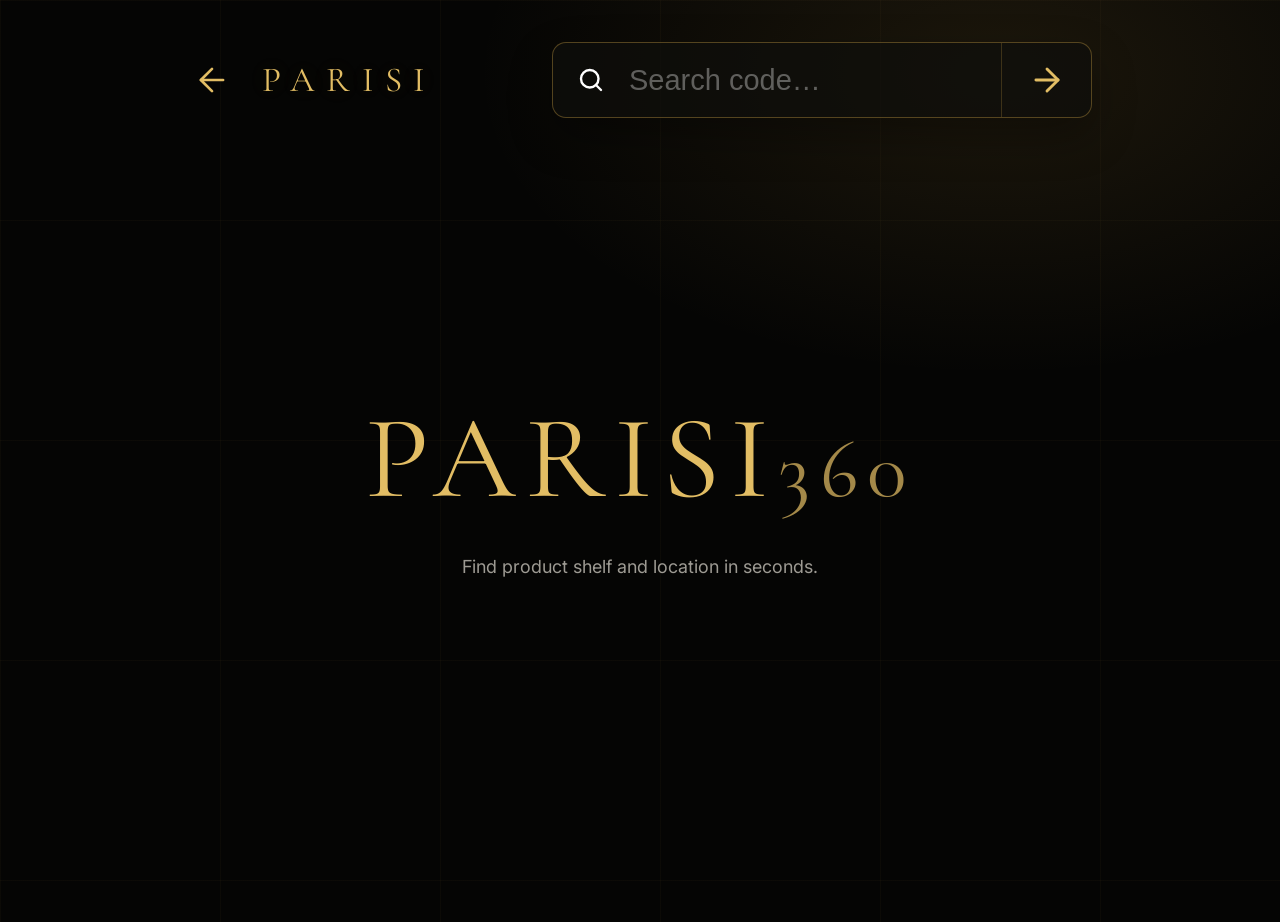
<file: V13.html>
<!DOCTYPE html>
<html lang="en">
<head>
<meta charset="UTF-8" />
<meta name="viewport" content="width=device-width, initial-scale=1.0, maximum-scale=1.0, user-scalable=no" />
<title>PARISI360 — Tapware Location Finder</title>
<link rel="preconnect" href="https://fonts.googleapis.com">
<link rel="preconnect" href="https://fonts.gstatic.com" crossorigin>
<link href="https://fonts.googleapis.com/css2?family=Cormorant+Garamond:wght@400;500;600&family=Inter:wght@300;400;500;600;700;800&family=DM+Mono:wght@400;500&display=swap" rel="stylesheet">
<style>
:root{
  --bg:#050504;--panel:#0b0b09;--card:#11110f;--card2:#171511;--gold:#c99d43;--gold2:#e2bd64;--gold3:#8f6b24;
  --line:rgba(201,157,67,.38);--lineSoft:rgba(255,255,255,.16);--text:#f4efe4;--muted:rgba(244,239,228,.64);
  --green:#8de082;--red:#d57373;--radius:24px;--serif:'Cormorant Garamond',Georgia,serif;--sans:'Inter',system-ui,sans-serif;--mono:'DM Mono',monospace;
}
*{box-sizing:border-box;margin:0;padding:0;-webkit-tap-highlight-color:transparent}
html,body{min-height:100%;background:var(--bg);color:var(--text);font-family:var(--sans)}
body{background:
  linear-gradient(rgba(201,157,67,.035) 1px,transparent 1px),linear-gradient(90deg,rgba(201,157,67,.035) 1px,transparent 1px),
  radial-gradient(900px 520px at 78% 8%,rgba(201,157,67,.12),transparent 58%),#050504;background-size:220px 220px,220px 220px,auto;}
.app{min-height:100vh;max-width:980px;margin:0 auto;padding:34px 38px 58px}
.top{display:flex;align-items:center;gap:26px;margin:8px 0 26px}
.back{width:48px;height:48px;border:0;background:transparent;color:var(--gold2);display:grid;place-items:center;cursor:pointer}
.brand{font-family:var(--serif);font-size:35px;letter-spacing:.32em;color:var(--gold2);white-space:nowrap;text-shadow:0 0 22px rgba(201,157,67,.14)}
.searchWrap{margin-left:auto;min-width:330px;width:min(540px,58vw);position:relative}
.searchBox{height:76px;border:1.5px solid var(--line);border-radius:14px;display:flex;align-items:center;background:rgba(14,14,12,.72);overflow:hidden;box-shadow:0 18px 44px rgba(0,0,0,.32)}
.searchIcon{width:76px;display:grid;place-items:center;color:#fff}
.searchBox input{flex:1;height:100%;background:transparent;border:0;outline:0;color:#fff;font-size:29px;font-weight:400;min-width:0}
.searchBox input::placeholder{color:rgba(255,255,255,.34)}
.searchBtn{width:90px;height:100%;border:0;border-left:1px solid rgba(201,157,67,.24);background:transparent;color:var(--gold2);cursor:pointer;display:grid;place-items:center}
.searchBtn:hover{background:rgba(201,157,67,.08)}
.dropdown{display:none;position:absolute;z-index:20;top:calc(100% + 10px);left:0;right:0;background:rgba(11,11,9,.98);border:1px solid var(--line);border-radius:18px;overflow:hidden;box-shadow:0 24px 65px rgba(0,0,0,.7);max-height:390px;overflow-y:auto;backdrop-filter:blur(18px)}
.dropdown.open{display:block}
.sug{display:grid;grid-template-columns:minmax(110px,.4fr) 1fr auto;gap:14px;align-items:center;padding:16px 20px;border-bottom:1px solid rgba(201,157,67,.13);cursor:pointer}
.sug:hover,.sug.active{background:rgba(201,157,67,.1)}
.sugCode{font-family:var(--mono);font-size:15px;color:var(--gold2);font-weight:500;white-space:nowrap}
.sugDesc{font-size:14px;color:var(--muted);overflow:hidden;text-overflow:ellipsis;white-space:nowrap}
.sugLoc{font-family:var(--mono);font-size:14px;color:var(--gold)}
.notice{border:1px solid rgba(255,255,255,.14);border-radius:16px;margin:20px 0 34px;padding:18px 22px;color:rgba(226,189,100,.7);font-size:20px;background:rgba(255,255,255,.025);display:flex;align-items:center;gap:16px}
.notice strong{color:var(--gold2)}
.home{min-height:calc(100vh - 180px);display:grid;align-content:center;gap:26px;max-width:760px;margin:0 auto;text-align:center;padding:60px 0}
.home h1{font-family:var(--serif);font-size:clamp(60px,12vw,118px);font-weight:400;letter-spacing:.08em;color:var(--gold2)}
.home p{font-size:18px;color:var(--muted)}
.home .homeSearch{max-width:640px;width:100%;margin:18px auto 0;text-align:left}
.home .searchWrap{width:100%;min-width:0;margin:0}
.resultMeta{text-align:center;font-size:22px;font-weight:800;letter-spacing:.35em;color:rgba(201,157,67,.72);margin:34px 0;text-transform:uppercase}
.grid{display:grid;gap:24px}
.productCard{border:1px solid rgba(255,255,255,.17);border-radius:34px;padding:42px 44px 46px;background:linear-gradient(135deg,rgba(255,255,255,.045),rgba(255,255,255,.012));box-shadow:0 35px 100px rgba(0,0,0,.36)}
.codePill{display:inline-flex;border:1px solid var(--line);border-radius:12px;padding:14px 24px;color:var(--gold2);font-size:28px;font-weight:800;letter-spacing:.03em;background:rgba(0,0,0,.14)}
.title{font-family:var(--serif);font-size:clamp(34px,5.6vw,58px);font-weight:500;line-height:1.08;margin:30px 0 28px;color:#fff;text-shadow:0 2px 12px rgba(0,0,0,.55)}
.rule{height:1px;background:linear-gradient(90deg,var(--line),rgba(201,157,67,.14));margin-bottom:30px}
.infoStack{display:grid;gap:26px}
.bigBox{min-height:154px;border:1.5px solid rgba(201,157,67,.48);border-radius:26px;padding:25px 34px;display:flex;align-items:center;justify-content:space-between;gap:28px;background:linear-gradient(100deg,rgba(201,157,67,.15),rgba(201,157,67,.045));box-shadow:inset 0 0 36px rgba(201,157,67,.035)}
.bigBox.locationBox{border-color:rgba(255,255,255,.18);background:linear-gradient(100deg,rgba(255,255,255,.055),rgba(255,255,255,.018))}
.label{font-size:22px;letter-spacing:.34em;color:var(--gold2);font-weight:800;margin-bottom:20px;text-transform:uppercase}
.value{font-size:clamp(42px,8vw,64px);font-weight:800;letter-spacing:.16em;color:var(--gold2);white-space:pre-line;line-height:1.05}
.icon{width:92px;height:92px;flex:0 0 92px;color:var(--gold2);opacity:.95}
.icon svg{width:100%;height:100%}
.smallGrid{display:grid;grid-template-columns:1fr 1fr;gap:24px}
.smallBox{min-height:160px;border:1px solid rgba(255,255,255,.18);border-radius:22px;padding:28px 32px;background:rgba(255,255,255,.024)}
.smallBox.stocked{border-color:rgba(141,224,130,.38);background:linear-gradient(135deg,rgba(29,100,38,.16),rgba(255,255,255,.015))}
.statusBadge{display:inline-flex;align-items:center;gap:14px;border:1px solid rgba(141,224,130,.48);border-radius:12px;padding:14px 22px;color:var(--green);font-size:24px;font-weight:800;letter-spacing:.08em;background:rgba(13,70,19,.25)}
.dot{width:18px;height:18px;border-radius:99px;background:currentColor}
.stockNum{font-size:54px;color:var(--green);font-weight:300;letter-spacing:.02em}.stockNum span{font-size:24px;color:#fff;opacity:.72;margin-left:6px}
.category{min-height:130px;border:1px solid rgba(255,255,255,.18);border-radius:22px;padding:28px 32px;display:flex;align-items:center;justify-content:space-between;background:rgba(255,255,255,.024)}
.categoryText{font-size:28px;color:#fff}
.action{height:100px;border:0;border-radius:18px;background:linear-gradient(135deg,#f0c868,#b57c22);color:#030303;font-size:27px;font-weight:900;letter-spacing:.36em;cursor:pointer;box-shadow:0 18px 45px rgba(201,157,67,.18)}
.empty{padding:90px 30px;text-align:center;color:var(--muted)}.empty h2{font-family:var(--serif);font-size:44px;font-weight:400;color:#fff;margin-bottom:10px}
.locPage{display:none}.resultsPage{display:none}.homePage{display:none}body[data-page="home"] .homePage,body[data-page="results"] .resultsPage,body[data-page="locations"] .locPage{display:block}
.locList{display:grid;gap:14px;max-width:720px;margin:0 auto}.locItem{border:1px solid rgba(255,255,255,.16);border-radius:18px;padding:18px 22px;display:flex;justify-content:space-between;color:var(--gold2);font-family:var(--mono);cursor:pointer;background:rgba(255,255,255,.025)}
@media(max-width:760px){.app{padding:28px 28px 44px}.top{gap:12px;margin-top:28px}.back{width:34px}.brand{font-size:29px;letter-spacing:.28em}.searchWrap{min-width:0;width:100%;flex:1}.searchBox{height:70px;border-radius:10px}.searchIcon{width:58px}.searchBox input{font-size:25px}.searchBtn{width:70px}.notice{font-size:20px;padding:18px 20px;margin-bottom:24px}.productCard{border-radius:30px;padding:36px 36px 36px}.codePill{font-size:23px;padding:12px 22px}.title{font-size:43px}.bigBox{min-height:148px;padding:24px 30px;border-radius:22px}.label{font-size:18px}.value{font-size:48px;letter-spacing:.15em}.icon{width:72px;height:72px;flex-basis:72px}.smallGrid{gap:18px}.smallBox{padding:24px 25px;min-height:150px}.statusBadge{font-size:21px;padding:13px 18px}.stockNum{font-size:48px}.categoryText{font-size:25px}.action{height:88px;font-size:22px}}
@media(max-width:520px){.app{padding:22px 18px 34px}.top{gap:8px}.brand{font-size:24px;letter-spacing:.24em}.searchBox{height:58px}.searchIcon{width:46px}.searchBox input{font-size:20px}.searchBtn{width:50px}.notice{font-size:16px;border-radius:12px}.resultMeta{font-size:15px;letter-spacing:.28em}.productCard{padding:22px 20px 24px;border-radius:26px}.codePill{font-size:18px}.title{font-size:32px;margin:24px 0}.bigBox{min-height:116px;padding:18px 20px;gap:12px;border-radius:18px}.label{font-size:14px;margin-bottom:14px}.value{font-size:34px;letter-spacing:.13em}.icon{width:54px;height:54px;flex-basis:54px}.smallGrid{grid-template-columns:1fr 1fr;gap:12px}.smallBox{min-height:125px;padding:18px 16px;border-radius:16px}.smallBox .label{font-size:12px;letter-spacing:.25em}.statusBadge{font-size:16px;padding:10px 13px}.dot{width:13px;height:13px}.stockNum{font-size:35px}.stockNum span{font-size:17px}.category{padding:20px 18px;border-radius:16px;min-height:96px}.categoryText{font-size:20px}.action{height:70px;border-radius:14px;font-size:16px;letter-spacing:.28em}.sug{grid-template-columns:1fr;gap:4px}}
</style>
</head>
<body data-page="home">
<div class="app">
  <header class="top">
    <button class="back" id="backBtn" aria-label="Back"><svg width="38" height="38" viewBox="0 0 24 24" fill="none" stroke="currentColor" stroke-width="1.7" stroke-linecap="round" stroke-linejoin="round"><path d="M19 12H5"/><path d="m12 19-7-7 7-7"/></svg></button>
    <div class="brand">PARISI</div>
    <div class="searchWrap" id="topSearchWrap">
      <div class="searchBox"><div class="searchIcon"><svg width="30" height="30" viewBox="0 0 24 24" fill="none" stroke="currentColor" stroke-width="1.9" stroke-linecap="round"><circle cx="11" cy="11" r="7"/><path d="m20 20-4-4"/></svg></div><input id="searchInput" placeholder="Search code…" autocomplete="off" spellcheck="false"><button class="searchBtn" id="searchBtn" aria-label="Search"><svg width="38" height="38" viewBox="0 0 24 24" fill="none" stroke="currentColor" stroke-width="1.8" stroke-linecap="round" stroke-linejoin="round"><path d="M5 12h14"/><path d="m12 5 7 7-7 7"/></svg></button></div>
      <div class="dropdown" id="dropdown"></div>
    </div>
  </header>
  <section class="homePage">
    <div class="home">
      <h1>PARISI<span style="font-size:.7em;color:rgba(226,189,100,.72)">360</span></h1>
      <p>Find product shelf and location in seconds.</p>
      <div class="homeSearch"><div class="searchWrap" id="homeSearchMount"></div></div>
    </div>
  </section>
  <section class="resultsPage">
    <div class="notice" id="notice"><svg width="30" height="30" viewBox="0 0 24 24" fill="none" stroke="currentColor" stroke-width="1.7"><circle cx="12" cy="12" r="9"/><path d="M12 8v5"/><path d="M12 16h.01"/></svg><span></span></div>
    <div class="resultMeta" id="resultMeta"></div>
    <div class="grid" id="results"></div>
  </section>
  <section class="locPage"><div class="resultMeta">Location List</div><div class="locList" id="locList"></div></section>
</div>
<script>
const PRODUCTS = [{"code":"E2.00.B","location":"C3 03","description":"Elli II Wall Mixer Handle","category":"Tapware Spares","status":"Stocked","stock":"74","matched":"MATCHED"},{"code":"E2.00.B.02","location":"C3 04","description":"Elli II Wall Mixer Handle Matt Black","category":"Tapware Spares","status":"Stocked","stock":"112","matched":"MATCHED"},{"code":"E2.00.B.41","location":"C2 04","description":"Elli II Wall Mixer Handle Brushed Nickel PVD","category":"Tapware Spares","status":"Stocked","stock":"98","matched":"MATCHED"},{"code":"E2.00.B.46","location":"C2 04","description":"Elli II Wall Mixer Handle Brushed Brass PVD","category":"Tapware Spares","status":"Stocked","stock":"-1","matched":"MATCHED"},{"code":"E2.00.B.48","location":"C1 04","description":"Elli II Wall Mixer Handle Matt Bronze PVD","category":"Tapware Spares","status":"Stocked","stock":"47","matched":"MATCHED"},{"code":"E2.00.B.50","location":"C1 03","description":"Elli II Wall Mixer Handle Fucile PVD","category":"Tapware Spares","status":"Stocked","stock":"90","matched":"MATCHED"},{"code":"E2.01-1H","location":"C3 04","description":"","category":"","status":"","stock":"","matched":""},{"code":"E2.01-1H.02","location":"C3 04","description":"","category":"","status":"","stock":"","matched":""},{"code":"E2.01-1H.41","location":"C2 04","description":"","category":"","status":"","stock":"","matched":""},{"code":"E2.01-1H.46","location":"C2 04","description":"","category":"","status":"","stock":"","matched":""},{"code":"E2.01-1H.48","location":"C1 04","description":"","category":"","status":"","stock":"","matched":""},{"code":"E2.01-1H.50","location":"C1 04","description":"","category":"","status":"","stock":"","matched":""},{"code":"E2.01-1HH","location":"C3 02","description":"","category":"","status":"","stock":"","matched":""},{"code":"E2.01-1HH.02","location":"C3 03","description":"","category":"","status":"","stock":"","matched":""},{"code":"E2.01-1HH.41","location":"C2 02","description":"","category":"","status":"","stock":"","matched":""},{"code":"E2.01-1HH.46","location":"C2 03","description":"","category":"","status":"","stock":"","matched":""},{"code":"E2.01-1HH.48","location":"C1 03","description":"","category":"","status":"","stock":"","matched":""},{"code":"E2.01-1HH.50","location":"C1 03","description":"","category":"","status":"","stock":"","matched":""},{"code":"E2.01-1HH120","location":"C3 04","description":"","category":"","status":"","stock":"","matched":""},{"code":"E2.01-1HH120.02","location":"C3 00","description":"","category":"","status":"","stock":"","matched":""},{"code":"E2.01-1HH120.41","location":"C2 03","description":"","category":"","status":"","stock":"","matched":""},{"code":"E2.01-1HH60","location":"C3 01","description":"","category":"","status":"","stock":"","matched":""},{"code":"E2.01-1HH60.02","location":"C3 01","description":"","category":"","status":"","stock":"","matched":""},{"code":"E2.01-1HH60.41","location":"C2 03","description":"","category":"","status":"","stock":"","matched":""},{"code":"E2.01-1HH60.46","location":"C2 03","description":"","category":"","status":"","stock":"","matched":""},{"code":"E2.01-1HH60.48","location":"C1 02","description":"","category":"","status":"","stock":"","matched":""},{"code":"E2.01-1HH60.50","location":"C1 02","description":"","category":"","status":"","stock":"","matched":""},{"code":"E2.01-2E190-D","location":"C3 04","description":"","category":"","status":"","stock":"","matched":""},{"code":"E2.01-2E190-D.02","location":"C3 04","description":"","category":"","status":"","stock":"","matched":""},{"code":"E2.01-2E190-D.41","location":"C2 04","description":"","category":"","status":"","stock":"","matched":""},{"code":"E2.01-2E190-D.46","location":"C2 04","description":"","category":"","status":"","stock":"","matched":""},{"code":"E2.01-2E190-D.48","location":"C1 04","description":"","category":"","status":"","stock":"","matched":""},{"code":"E2.01-2E190-D.50","location":"C1 04","description":"","category":"","status":"","stock":"","matched":""},{"code":"E2.01-2E190-D1.02","location":"C3 00","description":"","category":"","status":"","stock":"","matched":""},{"code":"E2.01-2RF190-D.02","location":"C3 04","description":"","category":"","status":"","stock":"","matched":""},{"code":"E2.01-2RF190-D","location":"C3 03","description":"","category":"","status":"","stock":"","matched":""},{"code":"E2.01-2RF190-D.41","location":"C2 04","description":"","category":"","status":"","stock":"","matched":""},{"code":"E2.01-2RF190-D.46","location":"C2 04","description":"","category":"","status":"","stock":"","matched":""},{"code":"E2.01-2RF190-D.48","location":"C1 04","description":"","category":"","status":"","stock":"","matched":""},{"code":"E2.01-2RF190-D.50","location":"C1 04","description":"","category":"","status":"","stock":"","matched":""},{"code":"E2.02WF190","location":"C3 03","description":"","category":"","status":"","stock":"","matched":""},{"code":"E2.02WF190.02","location":"C3 03","description":"","category":"","status":"","stock":"","matched":""},{"code":"E2.02WF190.41","location":"C2 03","description":"","category":"","status":"","stock":"","matched":""},{"code":"E2.02WF190.46","location":"C2 03","description":"","category":"","status":"","stock":"","matched":""},{"code":"E2.02WF190.48","location":"C1 03","description":"","category":"","status":"","stock":"","matched":""},{"code":"E2.02WF190.50","location":"C1 03","description":"","category":"","status":"","stock":"","matched":""},{"code":"E2.04-D","location":"C3 03","description":"Dress Fittings for Elli II Diverter Wall Mixer","category":"Diverter Mixer","status":"Stocked","stock":"154","matched":"MATCHED"},{"code":"E2.04-D.02","location":"C3 02","description":"Dress Fittings for Elli II Diverter Wall Mixer Matt Black","category":"Diverter Mixer","status":"Stocked","stock":"31","matched":"MATCHED"},{"code":"E2.04-D.41","location":"C2 02","description":"Dress Fittings for Elli II Diverter Wall Mixer Brushed Nickel PVD","category":"Diverter Mixer","status":"Stocked","stock":"89","matched":"MATCHED"},{"code":"E2.04-D.46","location":"C2 02","description":"Dress Fittings for Elli II Diverter Wall Mixer Brushed Brass PVD","category":"Diverter Mixer","status":"Stocked","stock":"3","matched":"MATCHED"},{"code":"E2.04-D.48","location":"C1 03","description":"Dress Fittings for Elli II Diverter Wall Mixer Matt Bronze PVD","category":"Diverter Mixer","status":"Stocked","stock":"30","matched":"MATCHED"},{"code":"E2.04-D.50","location":"C1 03","description":"Dress Fittings for Elli II Diverter Wall Mixer Fucile PVD","category":"Diverter Mixer","status":"Stocked","stock":"51","matched":"MATCHED"},{"code":"E2.05-D.02","location":"C3 02","description":"","category":"","status":"","stock":"","matched":""},{"code":"E2.05-D.41","location":"C2 02","description":"","category":"","status":"","stock":"","matched":""},{"code":"E2.05-D.46","location":"C2 02","description":"","category":"","status":"","stock":"","matched":""},{"code":"E2.05-D.48","location":"C1 02","description":"","category":"","status":"","stock":"","matched":""},{"code":"E2.05-D.50","location":"C1 02","description":"","category":"","status":"","stock":"","matched":""},{"code":"E2.05-D1.02","location":"C3 03","description":"","category":"","status":"","stock":"","matched":""},{"code":"E2.HS-3.02","location":"C3 00","description":"","category":"","status":"","stock":"","matched":""},{"code":"E2.HS-3.41","location":"C2 02","description":"","category":"","status":"","stock":"","matched":""},{"code":"E2.HS-3.48","location":"C1 00","description":"","category":"","status":"","stock":"","matched":""},{"code":"E2.HS-3H","location":"C3 02","description":"","category":"","status":"","stock":"","matched":""},{"code":"E2.HS-3H.46","location":"C2 00","description":"","category":"","status":"","stock":"","matched":""},{"code":"E2.HS-3H.50","location":"C1 02","description":"","category":"","status":"","stock":"","matched":""},{"code":"E2.RHS","location":"C3 02","description":"Elli II Spare Toilet Roll Holder Chrome","category":"Toilet Roll Holder","status":"Stocked","stock":"50","matched":"MATCHED"},{"code":"E2.SA.1W","location":"C3 01","description":"Elli II High Rise Wall Shower Arm","category":"Shower Arm","status":"Stocked","stock":"232","matched":"MATCHED"},{"code":"E2.SA.1W.02","location":"C3 01","description":"Elli II High Rise Wall Shower Arm Matt Black","category":"Shower Arm","status":"Stocked","stock":"49","matched":"MATCHED"},{"code":"E2.SA.1W.41","location":"C2 01","description":"Elli II High Rise Wall Shower Arm Brushed Nickel PVD","category":"Shower Arm","status":"Stocked","stock":"22","matched":"MATCHED"},{"code":"E2.SA.1W.46","location":"C2 01","description":"Elli II High Rise Wall Shower Arm Brushed Brass PVD","category":"Shower Arm","status":"Stocked","stock":"3","matched":"MATCHED"},{"code":"E2.SA.1W.48","location":"C1 01","description":"Elli II High Rise Wall Shower Arm Matt Bronze PVD","category":"Shower Arm","status":"Stocked","stock":"15","matched":"MATCHED"},{"code":"E2.SA.1W.50","location":"C1 01","description":"Elli II High Rise Wall Shower Arm Fucile PVD","category":"Shower Arm","status":"Stocked","stock":"20","matched":"MATCHED"},{"code":"E2.SR","location":"C3 01","description":"Elli II Sliding Rail with Hand Shower (4 Star)","category":"Shower Rail","status":"Stocked","stock":"46","matched":"MATCHED"},{"code":"E2.SR.02","location":"C3 00","description":"Elli II Sliding Rail with Hand Shower (4 Star) Matt Black","category":"Shower Rail","status":"Stocked","stock":"34","matched":"MATCHED"},{"code":"E2.SR.41","location":"C2 00","description":"Elli II Sliding Rail with Hand Shower (4 Star) Brushed Nickel PVD","category":"Shower Rail","status":"Stocked","stock":"52","matched":"MATCHED"},{"code":"E2.SR.46","location":"C2 01","description":"Elli II Sliding Rail with Hand Shower (4 Star) Brushed Brass PVD","category":"Shower Rail","status":"Stocked","stock":"11","matched":"MATCHED"},{"code":"E2.SR.48","location":"C1 01","description":"Elli II Sliding Rail with Hand Shower Matt Bronze","category":"Shower Rail","status":"Stocked","stock":"11","matched":"MATCHED"},{"code":"E2.SR.50","location":"C1 00","description":"Elli II Sliding Rail with Hand Shower (4 Star) Fucile PVD","category":"Shower Rail","status":"Stocked","stock":"15","matched":"MATCHED"},{"code":"E2.TR30","location":"C3 00","description":"","category":"","status":"","stock":"","matched":""},{"code":"E2.TR60","location":"C3 00","description":"","category":"","status":"","stock":"","matched":""},{"code":"EE.01-1H","location":"C4 04","description":"","category":"","status":"","stock":"","matched":""},{"code":"KP.00.B","location":"C4 04","description":"Prezzo Wall Mixer Handle","category":"Tapware Spares","status":"Non Stocked","stock":"280","matched":"MATCHED"},{"code":"KP.01-1H","location":"C4 04","description":"","category":"","status":"","stock":"","matched":""},{"code":"KP.02W160","location":"C4 04","description":"","category":"","status":"","stock":"","matched":""},{"code":"LT.00.PR","location":"C4 04","description":"Laser Lever Handle (Progressive)","category":"Tapware Spares","status":"Discontinued After Stock Is Sold","stock":"63","matched":"MATCHED"},{"code":"P2.00.B.50","location":"C5 04","description":"Envy II Wall Mixer Handle Fucile PVD","category":"Tapware Spares","status":"Stocked","stock":"116","matched":"MATCHED"},{"code":"P2.00.CH.50","location":"C5 04","description":"","category":"","status":"","stock":"","matched":""},{"code":"P2.00.H.50","location":"C5 03","description":"","category":"","status":"","stock":"","matched":""},{"code":"P2.01-1H.50","location":"C5 04","description":"","category":"","status":"","stock":"","matched":""},{"code":"P2.01-1HD.50","location":"C5 04","description":"","category":"","status":"","stock":"","matched":""},{"code":"P2.01-1HH.50","location":"C5 04","description":"","category":"","status":"","stock":"","matched":""},{"code":"P2.01-1HH120.50","location":"C5 03","description":"","category":"","status":"","stock":"","matched":""},{"code":"P2.01-1HH60.50","location":"C5 03","description":"","category":"","status":"","stock":"","matched":""},{"code":"P2.01-2E190-D.50","location":"C5 04","description":"","category":"","status":"","stock":"","matched":""},{"code":"P2.01-2Q190-D.50","location":"C5 04","description":"","category":"","status":"","stock":"","matched":""},{"code":"P2.01-2RF190-D.50","location":"C5 03","description":"","category":"","status":"","stock":"","matched":""},{"code":"P2.02HSC.50","location":"C5 02","description":"","category":"","status":"","stock":"","matched":""},{"code":"P2.02WF190.50","location":"C5 03","description":"","category":"","status":"","stock":"","matched":""},{"code":"P2.04-D.50","location":"C5 03","description":"Dress Fittings For Envy II Wall Mixer with 2-Way Diverter Fucile PVD","category":"Diverter Mixer","status":"Stocked","stock":"98","matched":"MATCHED"},{"code":"P2.05-D.50","location":"C5 03","description":"","category":"","status":"","stock":"","matched":""},{"code":"P2.05WD-D.50","location":"C5 02","description":"","category":"","status":"","stock":"","matched":""},{"code":"P2.07-1HR","location":"C4 03","description":"Envy II Kitchen Mixer with Round Spout","category":"Kitchen Tapware","status":"Stocked","stock":"145","matched":"MATCHED"},{"code":"P2.07-1HR.02","location":"C4 03","description":"Envy II Kitchen Mixer with Round Spout Matt Black","category":"Kitchen Tapware","status":"Stocked","stock":"75","matched":"MATCHED"},{"code":"P2.07-1HR.41","location":"C4 03","description":"Envy II Kitchen Mixer with Round Spout Brushed Nickel PVD","category":"Kitchen Tapware","status":"Stocked","stock":"-7","matched":"MATCHED"},{"code":"P2.07-1HR.46","location":"C4 03","description":"Envy II Kitchen Mixer with Round Spout Brushed Brass PVD","category":"Kitchen Tapware","status":"Stocked","stock":"70","matched":"MATCHED"},{"code":"P2.07-1HR.48","location":"C4 02","description":"Envy II Kitchen Mixer with Round Spout Matt Bronze PVD","category":"Kitchen Tapware","status":"Stocked","stock":"-57","matched":"MATCHED"},{"code":"P2.07-1HR.50","location":"C4 02","description":"Envy II Kitchen Mixer with Round Spout Fucile PVD","category":"Kitchen Tapware","status":"Stocked","stock":"57","matched":"MATCHED"},{"code":"P2.07-1HRO","location":"C4 02","description":"Envy II Kitchen Mixer with Round Pull Out Spout","category":"Kitchen Tapware","status":"Stocked","stock":"66","matched":"MATCHED"},{"code":"P2.07-1HRO.02","location":"C4 02","description":"Envy II Kitchen Mixer with Round Pull Out Spout Matt Black","category":"Kitchen Tapware","status":"Stocked","stock":"-1","matched":"MATCHED"},{"code":"P2.07-1HRO.41","location":"C4 01","description":"Envy II Kitchen Mixer with Round Pull Out Spout Brushed Nickel PVD","category":"Kitchen Tapware","status":"Stocked","stock":"173","matched":"MATCHED"},{"code":"P2.07-1HRO.46","location":"C4 01","description":"Envy II Kitchen Mixer with Round Pull Out Spout Brushed Brass PVD","category":"Kitchen Tapware","status":"Stocked","stock":"432","matched":"MATCHED"},{"code":"P2.07-1HRO.48","location":"C4 01","description":"Envy II Kitchen Mixer with Round Pull Out Spout Matt Bronze PVD","category":"Kitchen Tapware","status":"Stocked","stock":"68","matched":"MATCHED"},{"code":"P2.07-1HRO.50","location":"C4 01","description":"Envy II Kitchen Mixer with Round Pull Out Spout Fucile PVD","category":"Kitchen Tapware","status":"Stocked","stock":"35","matched":"MATCHED"},{"code":"P2.07-1HS","location":"C4 00","description":"Envy II Kitchen Mixer with Square Spout","category":"Kitchen Tapware","status":"Stocked","stock":"340","matched":"MATCHED"},{"code":"P2.07-1HS.02","location":"C4 00","description":"Envy II Kitchen Mixer with Square Spout Matt Black","category":"Kitchen Tapware","status":"Stocked","stock":"299","matched":"MATCHED"},{"code":"P2.07-1HS.41","location":"C4 00","description":"Envy II Kitchen Mixer with Square Spout Brushed Nickel PVD","category":"Kitchen Tapware","status":"Stocked","stock":"36","matched":"MATCHED"},{"code":"P2.07-1HS.46","location":"C4 00","description":"Envy II Kitchen Mixer with Square Spout Brushed Brass PVD","category":"Kitchen Tapware","status":"Stocked","stock":"44","matched":"MATCHED"},{"code":"P2.07-1HS.48","location":"C4 00","description":"Envy II Kitchen Mixer with Square Spout Matt Bronze PVD","category":"Kitchen Tapware","status":"Stocked","stock":"90","matched":"MATCHED"},{"code":"P2.07-1HS.50","location":"C4 00","description":"Envy II Kitchen Mixer with Square Spout Fucile PVD","category":"Kitchen Tapware","status":"Stocked","stock":"38","matched":"MATCHED"},{"code":"P2.D04W-D.50","location":"C5 02","description":"Dress Fittings for Envy II In-Line 2-Way Diverter Fucile PVD","category":"Diverter Mixer","status":"Stocked","stock":"30","matched":"MATCHED"},{"code":"P2.F00H.50","location":"C5 02","description":"Round Flange Kit for Envy II Hob Basin Set Fucile PVD","category":"Tapware Spares","status":"Stocked","stock":"76","matched":"MATCHED"},{"code":"P2.SA.1W.50","location":"C5 01","description":"Envy II High Rise Wall Shower Arm Fucile PVD","category":"Shower Arm","status":"Stocked","stock":"60","matched":"MATCHED"},{"code":"P2.SH.A245.50","location":"C5 01","description":"Envy II Round Shower Head 245mm Fucile PVD","category":"Shower Head","status":"Stocked","stock":"328","matched":"MATCHED"},{"code":"P2.SR.50","location":"C5 01","description":"Envy II Sliding Rail with Hand Shower (4 Star) Fucile PVD","category":"Shower Rail","status":"Stocked","stock":"226","matched":"MATCHED"},{"code":"P2.TBH.50","location":"C5 02","description":"","category":"","status":"","stock":"","matched":""},{"code":"P30.02WF240.50","location":"C5 02","description":"","category":"","status":"","stock":"","matched":""},{"code":"PP.ASM.50","location":"C5 00","description":"Envy Sliding Mechanism for Accessible Rails Fucile","category":"Tapware Spares","status":"Stocked","stock":"153","matched":"MATCHED"},{"code":"PP.HK.50","location":"C5 01","description":"","category":"","status":"","stock":"","matched":""},{"code":"PP.HKD.50","location":"C5 01","description":"","category":"","status":"","stock":"","matched":""},{"code":"PP.RH.50","location":"C5 01","description":"Envy Toilet Roll Holder Fucile PVD","category":"Toilet Roll Holder","status":"Stocked","stock":"425","matched":"MATCHED"},{"code":"PP.TR22.50","location":"C5 00","description":"","category":"","status":"","stock":"","matched":""},{"code":"PP.TR60.50","location":"C5 00","description":"","category":"","status":"","stock":"","matched":""},{"code":"PP.TR80.50","location":"C5 00","description":"","category":"","status":"","stock":"","matched":""},{"code":"PP.TRD60.50","location":"C5 00","description":"","category":"","status":"","stock":"","matched":""},{"code":"PP.TRD80.50","location":"C5 00","description":"","category":"","status":"","stock":"","matched":""},{"code":"P2.06-2HSC.50","location":"C5 02","description":"Envy II Hob Mixer with Round Swivel Spout Fucile PVD","category":"Hob Mixer Set","status":"Non Stocked","stock":"0","matched":"MATCHED"},{"code":"PQ.01-2U190-D","location":"B1 04","description":"","category":"","status":"","stock":"","matched":""},{"code":"PQ.05-D","location":"B1 03","description":"","category":"","status":"","stock":"","matched":""},{"code":"PQ.HK","location":"B1 04","description":"","category":"","status":"","stock":"","matched":""},{"code":"PQ.RH","location":"B1 04","description":"Quasar Universal Toilet Roll Holder","category":"Toilet Roll Holder","status":"Stocked","stock":"628","matched":"MATCHED"},{"code":"PQ.RH35","location":"B1 04","description":"","category":"","status":"","stock":"","matched":""},{"code":"PQ.SH35.50","location":"B1 04","description":"","category":"","status":"","stock":"","matched":""},{"code":"PQ.TR24","location":"B1 03","description":"","category":"","status":"","stock":"","matched":""},{"code":"PQ.TR35","location":"B1 03","description":"","category":"","status":"","stock":"","matched":""},{"code":"PQ.TR35.50","location":"B4 00","description":"","category":"","status":"","stock":"","matched":""},{"code":"PQ.TR57","location":"B1 03","description":"","category":"","status":"","stock":"","matched":""},{"code":"PQ.TR77","location":"B1 03","description":"","category":"","status":"","stock":"","matched":""},{"code":"SFW.00.PR","location":"C4 04","description":"","category":"","status":"","stock":"","matched":""},{"code":"ST.GB45","location":"C4 04","description":"","category":"","status":"","stock":"","matched":""},{"code":"Q2.00.46.46","location":"B3 04","description":"","category":"","status":"","stock":"","matched":""},{"code":"Q2.00.B","location":"B1 04","description":"Quasar II Wall Mixer Handle","category":"Tapware Spares","status":"Stocked","stock":"39","matched":"MATCHED"},{"code":"Q2.00.B.02","location":"B2 04","description":"Quasar II Wall Mixer Handle Matt Black","category":"Tapware Spares","status":"Stocked","stock":"50","matched":"MATCHED"},{"code":"Q2.00.B.41","location":"B2 04","description":"Quasar II Wall Mixer Handle Brushed Nickel PVD","category":"Tapware Spares","status":"Stocked","stock":"16","matched":"MATCHED"},{"code":"Q2.00.B.50","location":"B4 04","description":"Quasar II Wall Mixer Handle Fucile PVD","category":"Tapware Spares","status":"Stocked","stock":"7","matched":"MATCHED"},{"code":"Q2.01-1H","location":"B1 02","description":"","category":"","status":"","stock":"","matched":""},{"code":"Q2.01-1H.02","location":"B2 04","description":"","category":"","status":"","stock":"","matched":""},{"code":"Q2.01-1H.41","location":"B2 04","description":"","category":"","status":"","stock":"","matched":""},{"code":"Q2.01-1H.46","location":"B3 04","description":"","category":"","status":"","stock":"","matched":""},{"code":"Q2.01-1H.50","location":"B4 04","description":"","category":"","status":"","stock":"","matched":""},{"code":"Q2.01-1HH","location":"B1 02","description":"","category":"","status":"","stock":"","matched":""},{"code":"Q2.01-1HH.02","location":"B2 03","description":"","category":"","status":"","stock":"","matched":""},{"code":"Q2.01-1HH.41","location":"B3 04","description":"","category":"","status":"","stock":"","matched":""},{"code":"Q2.01-1HH.46","location":"B3 03","description":"","category":"","status":"","stock":"","matched":""},{"code":"Q2.01-1HH.50","location":"B3 03","description":"","category":"","status":"","stock":"","matched":""},{"code":"Q2.01-2U190-D","location":"B1 01","description":"","category":"","status":"","stock":"","matched":""},{"code":"Q2.01-2U190-D.02","location":"B2 02","description":"","category":"","status":"","stock":"","matched":""},{"code":"Q2.01-2U190-D.41","location":"B2 01","description":"","category":"","status":"","stock":"","matched":""},{"code":"Q2.01-2U190-D.46","location":"B3 01","description":"","category":"","status":"","stock":"","matched":""},{"code":"Q2.01-2U190-D.50","location":"B4 01","description":"","category":"","status":"","stock":"","matched":""},{"code":"Q2.02WF190","location":"B1 03","description":"","category":"","status":"","stock":"","matched":""},{"code":"Q2.02WF190.41","location":"B2 03","description":"","category":"","status":"","stock":"","matched":""},{"code":"Q2.02WF190.46","location":"B3 03","description":"","category":"","status":"","stock":"","matched":""},{"code":"Q2.02WF190.50","location":"B4 03","description":"","category":"","status":"","stock":"","matched":""},{"code":"Q2.02WF190-02","location":"B2 02","description":"","category":"","status":"","stock":"","matched":""},{"code":"Q2.04-D","location":"B1 01","description":"Dress Fittings for Quasar II Diverter Mixer","category":"Diverter Mixer","status":"Stocked","stock":"80","matched":"MATCHED"},{"code":"Q2.04-D.02","location":"B2 02","description":"Dress Fittings for Quasar II Diverter Mixer Matt Black","category":"Diverter Mixer","status":"Stocked","stock":"-3","matched":"MATCHED"},{"code":"Q2.04-D.41","location":"B2 03","description":"Dress Fittings for Quasar II Diverter Mixer Brushed Nickel PVD","category":"Diverter Mixer","status":"Stocked","stock":"15","matched":"MATCHED"},{"code":"Q2.04-D.46","location":"B3 02","description":"Dress Fittings for Quasar II Diverter Mixer Brushed Brass PVD","category":"Diverter Mixer","status":"Stocked","stock":"-1","matched":"MATCHED"},{"code":"Q2.04-D.50","location":"B3 02","description":"Dress Fittings for Quasar II Diverter Mixer Fucile PVD","category":"Diverter Mixer","status":"Stocked","stock":"28","matched":"MATCHED"},{"code":"Q2.04-D2U-A-D","location":"B1 01","description":"","category":"","status":"","stock":"","matched":""},{"code":"Q2.04-D2U-A-D.02","location":"B2 03","description":"","category":"","status":"","stock":"","matched":""},{"code":"Q2.04-D2U-A-D.41","location":"B2 02","description":"","category":"","status":"","stock":"","matched":""},{"code":"Q2.04-D2U-A-D.46","location":"B3 02","description":"","category":"","status":"","stock":"","matched":""},{"code":"Q2.04-D2U-A-D.50","location":"B3 02","description":"","category":"","status":"","stock":"","matched":""},{"code":"Q2.05","location":"B1 01","description":"","category":"","status":"","stock":"","matched":""},{"code":"Q2.05-D.02","location":"B2 03","description":"","category":"","status":"","stock":"","matched":""},{"code":"Q2.05-D.41","location":"B3 02","description":"","category":"","status":"","stock":"","matched":""},{"code":"Q2.05-D.46","location":"B3 02","description":"","category":"","status":"","stock":"","matched":""},{"code":"Q2.05-D.50","location":"B4 02","description":"","category":"","status":"","stock":"","matched":""},{"code":"Q2.08-D2W","location":"B1 02","description":"Quasar II Shower Column with Sliding Rail (4 Star)","category":"Shower Column","status":"Stocked","stock":"-2","matched":"MATCHED"},{"code":"Q2.08-D2W.02","location":"B2 02","description":"Quasar II Shower Column with Sliding Rail (4 Star) Matt Black","category":"Shower Column","status":"Stocked","stock":"0","matched":"MATCHED"},{"code":"Q2.08-D2W.41","location":"B2 02","description":"Quasar II Shower Column with Sliding Rail (4 Star) Brushed Nickel PVD","category":"Shower Column","status":"Stocked","stock":"25","matched":"MATCHED"},{"code":"Q2.08-D2W.46","location":"B3 03","description":"Quasar II Shower Column with Sliding Rail (4 Star) Brushed Brass PVD","category":"Shower Column","status":"Stocked","stock":"29","matched":"MATCHED"},{"code":"Q2.08-D2W.50","location":"B3 03","description":"Quasar II Shower Column with Sliding Rail (4 Star) Fucile PVD","category":"Shower Column","status":"Stocked","stock":"8","matched":"MATCHED"},{"code":"Q2.HS-3","location":"B1 00","description":"","category":"","status":"","stock":"","matched":""},{"code":"Q2.HS-3.02","location":"B2 01","description":"","category":"","status":"","stock":"","matched":""},{"code":"Q2.HS-3.41","location":"B2 01","description":"","category":"","status":"","stock":"","matched":""},{"code":"Q2.HS-3.46","location":"B3 01","description":"","category":"","status":"","stock":"","matched":""},{"code":"Q2.HS-3.50","location":"B4 01","description":"","category":"","status":"","stock":"","matched":""},{"code":"Q2.SA.1W","location":"B1 02","description":"Quasar II High Rise Wall Shower Arm","category":"Shower Arm","status":"Stocked","stock":"162","matched":"MATCHED"},{"code":"Q2.SA.1W.02","location":"B2 00","description":"Quasar II High Rise Wall Shower Arm Matt Black","category":"Shower Arm","status":"Stocked","stock":"89","matched":"MATCHED"},{"code":"Q2.SA.1W.41","location":"B3 00","description":"Quasar II High Rise Wall Shower Arm Brushed Nickel PVD","category":"Shower Arm","status":"Stocked","stock":"103","matched":"MATCHED"},{"code":"Q2.SA.1W.46","location":"B3 00","description":"Quasar II High Rise Wall Shower Arm Brushed Brass PVD","category":"Shower Arm","status":"Stocked","stock":"74","matched":"MATCHED"},{"code":"Q2.SA.1W.50","location":"B4 00","description":"Quasar II High Rise Wall Shower Arm Fucile PVD","category":"Shower Arm","status":"Stocked","stock":"63","matched":"MATCHED"},{"code":"Q2.SH.A240","location":"B1 01","description":"Quasar II Shower Head 240mm Chrome","category":"Shower Head","status":"Stocked","stock":"194","matched":"MATCHED"},{"code":"Q2.SH.A240.02","location":"B2 00","description":"Quasar II Shower Head 240mm Matt Black","category":"Shower Head","status":"Stocked","stock":"96","matched":"MATCHED"},{"code":"Q2.SH.A240.41","location":"B2 01","description":"Quasar II Shower Head 240mm Brushed Nickel PVD","category":"Shower Head","status":"Stocked","stock":"103","matched":"MATCHED"},{"code":"Q2.SH.A240.46","location":"B3 01","description":"Quasar II Shower Head 240mm Brushed Brass PVD","category":"Shower Head","status":"Stocked","stock":"42","matched":"MATCHED"},{"code":"Q2.SH.A240.50","location":"B3 01","description":"Quasar II Shower Head 240mm Fucile PVD","category":"Shower Head","status":"Stocked","stock":"25","matched":"MATCHED"},{"code":"Q2.SR","location":"B1 00","description":"Quasar II Sliding Rail with Hand Shower (4 Star)","category":"Shower Rail","status":"Stocked","stock":"28","matched":"MATCHED"},{"code":"Q2.SR.02","location":"B2 00","description":"Quasar II Sliding Rail with Hand Shower (4 Star) Matt Black","category":"Shower Rail","status":"Stocked","stock":"52","matched":"MATCHED"},{"code":"Q2.SR.41","location":"B2 00","description":"Quasar II Sliding Rail with Hand Shower (4 Star) Brushed Nickel PVD","category":"Shower Rail","status":"Stocked","stock":"37","matched":"MATCHED"},{"code":"Q2.SR.46","location":"B3 00","description":"Quasar II Sliding Rail with Hand Shower (4 Star) Brushed Brass PVD","category":"Shower Rail","status":"Stocked","stock":"-1","matched":"MATCHED"},{"code":"Q2.SR.50","location":"B3 00","description":"Quasar II Sliding Rail with Hand Shower (4 Star) Fucile PVD","category":"Shower Rail","status":"Stocked","stock":"62","matched":"MATCHED"},{"code":"Q2.TBH","location":"B1 04","description":"","category":"","status":"","stock":"","matched":""},{"code":"Q2.TBH.02","location":"B2 04","description":"","category":"","status":"","stock":"","matched":""},{"code":"Q2.TBH.41","location":"B2 04","description":"","category":"","status":"","stock":"","matched":""},{"code":"Q2.TBH.46","location":"B3 04","description":"","category":"","status":"","stock":"","matched":""},{"code":"Q2.TBH.50","location":"B3 04","description":"","category":"","status":"","stock":"","matched":""},{"code":"Q2.WB","location":"B1 03","description":"","category":"","status":"","stock":"","matched":""},{"code":"Q2.WB.02","location":"B2 03","description":"","category":"","status":"","stock":"","matched":""},{"code":"Q2.WB.41","location":"B2 01","description":"","category":"","status":"","stock":"","matched":""},{"code":"Q2.WB.46","location":"B3 01","description":"","category":"","status":"","stock":"","matched":""},{"code":"Q2.WB.50","location":"B3 01","description":"","category":"","status":"","stock":"","matched":""},{"code":"S2.00.A","location":"B4 04","description":"Slim II Basin Mixer Handle","category":"Tapware Spares","status":"Stocked","stock":"45","matched":"MATCHED"},{"code":"S2.00.A.02","location":"B4 04","description":"Slim II Basin Mixer Handle Matt Black","category":"Tapware Spares","status":"Stocked","stock":"45","matched":"MATCHED"},{"code":"S2.00.A.41","location":"B4 04","description":"Slim II Basin Mixer Handle Brushed Nickel PVD","category":"Tapware Spares","status":"Stocked","stock":"45","matched":"MATCHED"},{"code":"S2.00.A.46","location":"B5 04","description":"Slim II Basin Mixer Handle Brushed Brass PVD","category":"Tapware Spares","status":"Stocked","stock":"26","matched":"MATCHED"},{"code":"S2.00.A.50","location":"B5 04","description":"Slim II Basin Mixer Handle Fucile PVD","category":"Tapware Spares","status":"Stocked","stock":"49","matched":"MATCHED"},{"code":"S2.00.B","location":"B4 04","description":"Slim II Wall Mixer Handle","category":"Tapware Spares","status":"Stocked","stock":"12","matched":"MATCHED"},{"code":"S2.00.B.02","location":"B4 04","description":"Slim II Wall Mixer Handle Matt Black","category":"Tapware Spares","status":"Stocked","stock":"35","matched":"MATCHED"},{"code":"S2.00.B.41","location":"B4 04","description":"Slim II Wall Mixer Handle Brushed Nickel PVD","category":"Tapware Spares","status":"Stocked","stock":"37","matched":"MATCHED"},{"code":"S2.00.B.46","location":"B5 04","description":"Slim II Wall Mixer Handle Brushed Brass PVD","category":"Tapware Spares","status":"Stocked","stock":"4","matched":"MATCHED"},{"code":"S2.00.B.50","location":"B5 04","description":"Slim II Wall Mixer Handle Fucile PVD","category":"Tapware Spares","status":"Stocked","stock":"0","matched":"MATCHED"},{"code":"S2.01.TT","location":"B4 03","description":"Slim II Kitchen Mixer Handle","category":"Tapware Spares","status":"Stocked","stock":"213","matched":"MATCHED"},{"code":"S2.01.TT.02","location":"B4 03","description":"Slim II Kitchen Mixer Handle Matt Black","category":"Tapware Spares","status":"Stocked","stock":"81","matched":"MATCHED"},{"code":"S2.01.TT.41","location":"B5 03","description":"Slim II Kitchen Mixer Handle Brushed Nickel PVD","category":"Tapware Spares","status":"Stocked","stock":"-12","matched":"MATCHED"},{"code":"S2.01.TT.46","location":"B5 03","description":"Slim II Kitchen Mixer Handle Brushed Brass PVD","category":"Tapware Spares","status":"Stocked","stock":"21","matched":"MATCHED"},{"code":"S2.01.TT.48","location":"B5 03","description":"Slim II Kitchen Mixer Handle Matt Bronze PVD","category":"Tapware Spares","status":"Stocked","stock":"12","matched":"MATCHED"},{"code":"S2.01-1H.41","location":"B5 03","description":"","category":"","status":"","stock":"","matched":""},{"code":"S2.01-1H.46","location":"B5 03","description":"","category":"","status":"","stock":"","matched":""},{"code":"S2.01-1H.50","location":"B5 03","description":"","category":"","status":"","stock":"","matched":""},{"code":"S2.01-1HH","location":"B4 03","description":"","category":"","status":"","stock":"","matched":""},{"code":"S2.01-1HH.02","location":"B4 00","description":"","category":"","status":"","stock":"","matched":""},{"code":"S2.01-1HH.41","location":"B4 00","description":"","category":"","status":"","stock":"","matched":""},{"code":"S2.01-1HH.50","location":"B5 00","description":"","category":"","status":"","stock":"","matched":""},{"code":"S2.01-1HH60","location":"B5 04","description":"","category":"","status":"","stock":"","matched":""},{"code":"S2.01-1HH60.41","location":"B4 00","description":"","category":"","status":"","stock":"","matched":""},{"code":"S2.01-1HH60.46","location":"B5 04","description":"","category":"","status":"","stock":"","matched":""},{"code":"S2.01-2E190-D","location":"B4 02","description":"","category":"","status":"","stock":"","matched":""},{"code":"S2.01-2E190-D.02","location":"B4 02","description":"","category":"","status":"","stock":"","matched":""},{"code":"S2.01-2E190-D.41","location":"B5 02","description":"","category":"","status":"","stock":"","matched":""},{"code":"S2.01-2E190-D.46","location":"B5 02","description":"","category":"","status":"","stock":"","matched":""},{"code":"S2.01-2E190-D.50","location":"B5 02","description":"","category":"","status":"","stock":"","matched":""},{"code":"S2.01-2RF190-D.02","location":"B4 02","description":"","category":"","status":"","stock":"","matched":""},{"code":"S2.01-2RF190-D.41","location":"B5 02","description":"","category":"","status":"","stock":"","matched":""},{"code":"S2.01-2RF190-D.46","location":"B5 02","description":"","category":"","status":"","stock":"","matched":""},{"code":"S2.01-2RF190-D.50","location":"B5 02","description":"","category":"","status":"","stock":"","matched":""},{"code":"S2.02WF190","location":"B4 01","description":"","category":"","status":"","stock":"","matched":""},{"code":"S2.02WF190.02","location":"B4 01","description":"","category":"","status":"","stock":"","matched":""},{"code":"S2.02WF190.41","location":"B5 01","description":"","category":"","status":"","stock":"","matched":""},{"code":"S2.02WF190.46","location":"B5 01","description":"","category":"","status":"","stock":"","matched":""},{"code":"S2.02WF190.50","location":"B5 01","description":"","category":"","status":"","stock":"","matched":""},{"code":"S2.04-D","location":"B4 01","description":"Dress Fittings for Slim II Wall Mixer with 2-Way Diverter","category":"Diverter Mixer","status":"Stocked","stock":"238","matched":"MATCHED"},{"code":"S2.04-D.02","location":"B4 01","description":"Dress Fittings for Slim II Wall Mixer with 2-Way Diverter Matt Black","category":"Diverter Mixer","status":"Stocked","stock":"34","matched":"MATCHED"},{"code":"S2.04-D.41","location":"B5 01","description":"Dress Fittings for Slim II Wall Mixer with 2-Way Diverter Brushed Nickel PVD","category":"Diverter Mixer","status":"Stocked","stock":"30","matched":"MATCHED"},{"code":"S2.04-D.46","location":"B5 01","description":"Dress Fittings for Slim II Wall Mixer with 2-Way Diverter Brushed Brass PVD","category":"Diverter Mixer","status":"Stocked","stock":"-17","matched":"MATCHED"},{"code":"S2.04-D.50","location":"B5 01","description":"Dress Fittings for Slim II Wall Mixer with 2-Way Diverter Fucile PVD","category":"Diverter Mixer","status":"Stocked","stock":"8","matched":"MATCHED"},{"code":"S2.05-D","location":"B4 00","description":"","category":"","status":"","stock":"","matched":""},{"code":"S2.05-D.02","location":"B4 00","description":"","category":"","status":"","stock":"","matched":""},{"code":"S2.05-D.41","location":"B5 00","description":"","category":"","status":"","stock":"","matched":""},{"code":"S2.05-D.46","location":"B5 00","description":"","category":"","status":"","stock":"","matched":""},{"code":"S2.05-D.50","location":"B5 00","description":"","category":"","status":"","stock":"","matched":""},{"code":"S2.07-1HR.50","location":"B5 00","description":"Slim II Kitchen Mixer with Round Spout Fucile PVD","category":"Kitchen Tapware","status":"Stocked","stock":"0","matched":"MATCHED"},{"code":"ST.GB90A","location":"C4 04","description":"","category":"","status":"","stock":"","matched":""},{"code":"SP.S2.01.41","location":"B5 04","description":"Base Flange (48mmx3mm) for Slim II Basin Mixer Brushed Nickel PVD","category":"Tapware Spares","status":"Stocked","stock":"130","matched":"MATCHED"},{"code":"Y-P2.01-2RF190.1N-D.50","location":"C5 04","description":"","category":"","status":"","stock":"","matched":""},{"code":"Y-P2.04-D2E-A.1N-D.50","location":"C5 04","description":"","category":"","status":"","stock":"","matched":""},{"code":"P2.TBH","location":"D1 04","description":"","category":"","status":"","stock":"","matched":""},{"code":"P1.SR","location":"D1 04","description":"Envy II Sliding Rail with Button Slider & Hand Shower","category":"Shower Rail","status":"Stocked","stock":"20","matched":"MATCHED"},{"code":"P2.01-1HH.46","location":"D4 03","description":"","category":"","status":"","stock":"","matched":""},{"code":"P2.00.B","location":"D1 04","description":"Envy II Wall Mixer Handle","category":"Tapware Spares","status":"Stocked","stock":"50","matched":"MATCHED"},{"code":"P2.00.B.02","location":"D2 04","description":"Envy II Wall Mixer Handle Matt Black","category":"Tapware Spares","status":"Non Stocked","stock":"43","matched":"MATCHED"},{"code":"P2.00.B.41","location":"D3 04","description":"Envy II Wall Mixer Handle Brushed Nickel PVD","category":"Tapware Spares","status":"Stocked","stock":"134","matched":"MATCHED"},{"code":"P2.00.B.46","location":"D4 04","description":"Envy II Wall Mixer Handle Brushed Brass PVD","category":"Tapware Spares","status":"Stocked","stock":"177","matched":"MATCHED"},{"code":"P2.00.CH","location":"D1 04","description":"","category":"","status":"","stock":"","matched":""},{"code":"P2.00.CH.02","location":"D2 04","description":"","category":"","status":"","stock":"","matched":""},{"code":"P2.00.CH.41","location":"D3 04","description":"","category":"","status":"","stock":"","matched":""},{"code":"P2.00W.CH.46","location":"D4 04","description":"","category":"","status":"","stock":"","matched":""},{"code":"P2.00.CH.48","location":"D5 04","description":"","category":"","status":"","stock":"","matched":""},{"code":"P2.00.H","location":"D1 02","description":"","category":"","status":"","stock":"","matched":""},{"code":"P2.00.H.02","location":"D2 01","description":"","category":"","status":"","stock":"","matched":""},{"code":"P2.00.H.41","location":"D3 04","description":"","category":"","status":"","stock":"","matched":""},{"code":"P2.00.H.46","location":"D4 04","description":"","category":"","status":"","stock":"","matched":""},{"code":"P2.00.H.48","location":"D5 04","description":"","category":"","status":"","stock":"","matched":""},{"code":"P2.01-1H","location":"D1 04","description":"","category":"","status":"","stock":"","matched":""},{"code":"P2.01-1H.02","location":"D2 04","description":"","category":"","status":"","stock":"","matched":""},{"code":"P2.01-1H.41","location":"D3 04","description":"","category":"","status":"","stock":"","matched":""},{"code":"P2.01-1H.46","location":"D4 04","description":"","category":"","status":"","stock":"","matched":""},{"code":"P2.01-1HD","location":"D1 04","description":"","category":"","status":"","stock":"","matched":""},{"code":"P2.01-1HD.02","location":"D2 04","description":"","category":"","status":"","stock":"","matched":""},{"code":"P2.01-1HD.41","location":"D3 04","description":"","category":"","status":"","stock":"","matched":""},{"code":"P2.01-1HD.46","location":"D4 04","description":"","category":"","status":"","stock":"","matched":""},{"code":"P2.01-1HD.48","location":"D5 04","description":"","category":"","status":"","stock":"","matched":""},{"code":"P2.01-1HH","location":"D1 03","description":"","category":"","status":"","stock":"","matched":""},{"code":"P2.01-1HH.02","location":"D2 03","description":"","category":"","status":"","stock":"","matched":""},{"code":"P2.01-1HH.41","location":"D3 03","description":"","category":"","status":"","stock":"","matched":""},{"code":"P2.01-1HH.48","location":"D5 03","description":"","category":"","status":"","stock":"","matched":""},{"code":"P2.01-1HH120.02","location":"D2 04","description":"","category":"","status":"","stock":"","matched":""},{"code":"P2.01-1HH120.41","location":"D3 04","description":"","category":"","status":"","stock":"","matched":""},{"code":"P2.01-1HH60","location":"D1 02","description":"","category":"","status":"","stock":"","matched":""},{"code":"P2.01-1HH60.02","location":"D2 03","description":"","category":"","status":"","stock":"","matched":""},{"code":"P2.01-1HH60.41","location":"D3 03","description":"","category":"","status":"","stock":"","matched":""},{"code":"P2.01-1HH60.46","location":"D4 03","description":"","category":"","status":"","stock":"","matched":""},{"code":"P2.01-2E190-D","location":"D1 04","description":"","category":"","status":"","stock":"","matched":""},{"code":"P2.01-2E190-D.02","location":"D2 04","description":"","category":"","status":"","stock":"","matched":""},{"code":"P2.01-2E190-D.41","location":"D3 04","description":"","category":"","status":"","stock":"","matched":""},{"code":"P2.01-2E190-D.46","location":"D4 04","description":"","category":"","status":"","stock":"","matched":""},{"code":"P2.01-2E190-D.48","location":"D5 04","description":"","category":"","status":"","stock":"","matched":""},{"code":"P2.01-2Q190-D.02","location":"D2 04","description":"","category":"","status":"","stock":"","matched":""},{"code":"P2.01-2Q190-D.48","location":"D5 03","description":"","category":"","status":"","stock":"","matched":""},{"code":"P2.01-2RF190-D","location":"D1 03","description":"","category":"","status":"","stock":"","matched":""},{"code":"P2.01-2RF190-D.02","location":"D2 03","description":"","category":"","status":"","stock":"","matched":""},{"code":"P2.01-2RF190-D.41","location":"D3 03","description":"","category":"","status":"","stock":"","matched":""},{"code":"P2.01-2RF190-D.46","location":"D4 03","description":"","category":"","status":"","stock":"","matched":""},{"code":"P2.01-2RF190-D.48","location":"D5 03","description":"","category":"","status":"","stock":"","matched":""},{"code":"P2.01-3W190.46","location":"D4 01","description":"","category":"","status":"","stock":"","matched":""},{"code":"P2.01-EXT60.48","location":"D5 00","description":"Extension Kit 60mm for Envy II Basin Mixer Matt Bronze PVD","category":"Tapware Spares","status":"Stocked","stock":"70","matched":"MATCHED"},{"code":"P2.02HSC","location":"D1 02","description":"","category":"","status":"","stock":"","matched":""},{"code":"P2.02HSC.02","location":"D2 02","description":"","category":"","status":"","stock":"","matched":""},{"code":"P2.02HSC.41","location":"D3 01","description":"","category":"","status":"","stock":"","matched":""},{"code":"P2.02HSC.48","location":"D5 04","description":"","category":"","status":"","stock":"","matched":""},{"code":"P2.02WF190","location":"D1 03","description":"","category":"","status":"","stock":"","matched":""},{"code":"P2.02WF190.02","location":"D2 03","description":"","category":"","status":"","stock":"","matched":""},{"code":"P2.02WF190.41","location":"D3 03","description":"","category":"","status":"","stock":"","matched":""},{"code":"P2.02WF190.46","location":"D4 03","description":"","category":"","status":"","stock":"","matched":""},{"code":"P2.02WF190.48","location":"D5 03","description":"","category":"","status":"","stock":"","matched":""},{"code":"P2.04-D","location":"D1 03","description":"Dress Fittings For Envy II Wall Mixer with 2-Way Diverter","category":"Diverter Mixer","status":"Stocked","stock":"-167","matched":"MATCHED"},{"code":"P2.04-D.02","location":"D2 03","description":"Dress Fittings For Envy II Wall Mixer with 2-Way Diverter Matt Black","category":"Diverter Mixer","status":"Stocked","stock":"179","matched":"MATCHED"},{"code":"P2.04-D.41","location":"D3 03","description":"Dress Fittings For Envy II Wall Mixer with 2-Way Diverter Brushed Nickel PVD","category":"Diverter Mixer","status":"Stocked","stock":"409","matched":"MATCHED"},{"code":"P2.04-D.46","location":"D4 03","description":"Dress Fittings For Envy II Wall Mixer with 2-Way Diverter Brushed Brass PVD","category":"Diverter Mixer","status":"Stocked","stock":"996","matched":"MATCHED"},{"code":"P2.04-D.48","location":"D5 03","description":"Dress Fittings For Envy II Wall Mixer with 2-Way Diverter Matt Bronze PVD","category":"Diverter Mixer","status":"Stocked","stock":"-10","matched":"MATCHED"},{"code":"P2.05-D","location":"D1 03","description":"","category":"","status":"","stock":"","matched":""},{"code":"P2.05-D.02","location":"D2 03","description":"","category":"","status":"","stock":"","matched":""},{"code":"P2.05-D.41","location":"D3 03","description":"","category":"","status":"","stock":"","matched":""},{"code":"P2.05-D.46","location":"D4 02","description":"","category":"","status":"","stock":"","matched":""},{"code":"P2.05-D.48","location":"D5 02","description":"","category":"","status":"","stock":"","matched":""},{"code":"P2.05W-D","location":"D1 03","description":"","category":"","status":"","stock":"","matched":""},{"code":"P2.05WD-D.02","location":"D2 02","description":"","category":"","status":"","stock":"","matched":""},{"code":"P2.05WD-D.41","location":"D3 03","description":"","category":"","status":"","stock":"","matched":""},{"code":"P2.05WD-D.46","location":"D4 00","description":"","category":"","status":"","stock":"","matched":""},{"code":"P2.06-2HSC.02","location":"D2 02","description":"Envy II Hob Mixer with Round Swivel Spout Matt Black","category":"Hob Mixer Set","status":"Non Stocked","stock":"0","matched":"MATCHED"},{"code":"P2.06-2HSC.41","location":"D3 04","description":"Envy II Hob Mixer with Round Swivel Spout Brushed Nickel PVD","category":"Hob Mixer Set","status":"Non Stocked","stock":"0","matched":"MATCHED"},{"code":"P2.06-2HSC.48","location":"D5 03","description":"Envy II Hob Mixer with Round Swivel Spout Matt Bronze PVD","category":"Hob Mixer Set","status":"Non Stocked","stock":"0","matched":"MATCHED"},{"code":"P2.08-D2W.41","location":"D3 00","description":"Envy II Shower Column with Sliding Rail (4 Star) Brushed Nickel PVD","category":"Shower Column","status":"Discontinued After Stock Is Sold","stock":"0","matched":"MATCHED"},{"code":"P2.1-1H.48","location":"D5 04","description":"","category":"","status":"","stock":"","matched":""},{"code":"P2.D04W-D","location":"D1 00","description":"Dress Fittings for Envy II In-Line 2-Way Diverter","category":"Diverter Mixer","status":"Stocked","stock":"21","matched":"MATCHED"},{"code":"P2.D04W-D.02","location":"D2 00","description":"Dress Fittings for Envy II In-Line 2-Way Diverter Matt Black","category":"Diverter Mixer","status":"Stocked","stock":"20","matched":"MATCHED"},{"code":"P2.D04W-D.41","location":"D3 00","description":"Dress Fittings for Envy II In-Line 2-Way Diverter Brushed Nickel PVD","category":"Diverter Mixer","status":"Stocked","stock":"14","matched":"MATCHED"},{"code":"P2.D04W-D.46","location":"D4 00","description":"Dress Fittings for Envy II In-Line 2-Way Diverter Brushed Brass PVD","category":"Diverter Mixer","status":"Stocked","stock":"2","matched":"MATCHED"},{"code":"P2.D04W-D.48","location":"D5 01","description":"Dress Fittings for Envy II In-Line 2-Way Diverter Matt Bronze PVD","category":"Diverter Mixer","status":"Stocked","stock":"1","matched":"MATCHED"},{"code":"P2.F00H","location":"D1 00","description":"Round Flange Kit for Envy II Hob Basin Set","category":"Tapware Spares","status":"Stocked","stock":"73","matched":"MATCHED"},{"code":"P2.F00H.02","location":"D2 00","description":"Round Flange Kit for Envy II Hob Basin Set Matt Black","category":"Tapware Spares","status":"Stocked","stock":"48","matched":"MATCHED"},{"code":"P2.F00H.46","location":"D4 00","description":"Round Flange Kit for Envy II Hob Basin Set Brushed Brass PVD","category":"Tapware Spares","status":"Stocked","stock":"53","matched":"MATCHED"},{"code":"P2.F00H.48","location":"D5 04","description":"Round Flange Kit for Envy II Hob Basin Set Matt Bronze PVD","category":"Tapware Spares","status":"Stocked","stock":"13","matched":"MATCHED"},{"code":"P2.HS-3","location":"D1 02","description":"","category":"","status":"","stock":"","matched":""},{"code":"P2.HS-3.02","location":"D2 02","description":"","category":"","status":"","stock":"","matched":""},{"code":"P2.HS-3.41","location":"D3 02","description":"","category":"","status":"","stock":"","matched":""},{"code":"P2.HS-3.46","location":"D4 02","description":"","category":"","status":"","stock":"","matched":""},{"code":"P2.SA.1W","location":"D1 01","description":"Envy II High Rise Wall Shower Arm","category":"Shower Arm","status":"Stocked","stock":"134","matched":"MATCHED"},{"code":"P2.SA.1W.02","location":"D2 01","description":"Envy II High Rise Wall Shower Arm Matt Black","category":"Shower Arm","status":"Stocked","stock":"30","matched":"MATCHED"},{"code":"P2.SA.1W.41","location":"D3 01","description":"Envy II High Rise Wall Shower Arm Brushed Nickel PVD","category":"Shower Arm","status":"Stocked","stock":"-32","matched":"MATCHED"},{"code":"P2.SA.1W.46","location":"D4 01","description":"Envy II High Rise Wall Shower Arm Brushed Brass PVD","category":"Shower Arm","status":"Stocked","stock":"-1","matched":"MATCHED"},{"code":"P2.SA.1W.48","location":"D5 01","description":"Envy II High Rise Wall Shower Arm Matt Bronze PVD","category":"Shower Arm","status":"Stocked","stock":"18","matched":"MATCHED"},{"code":"P2.SH.A245","location":"D1 01","description":"Envy II Round Shower Head 245mm Chrome","category":"Shower Head","status":"Stocked","stock":"354","matched":"MATCHED"},{"code":"P2.SH.A245.02","location":"D2 01","description":"Envy II Round Shower Head 245mm Matt Black","category":"Shower Head","status":"Stocked","stock":"67","matched":"MATCHED"},{"code":"P2.SH.A245.41","location":"D3 02","description":"Envy II Round Shower Head 245mm Brushed Nickel PVD","category":"Shower Head","status":"Stocked","stock":"236","matched":"MATCHED"},{"code":"P2.SH.A245.46","location":"D4 01","description":"Envy II Round Shower Head 245mm Brushed Brass PVD","category":"Shower Head","status":"Stocked","stock":"443","matched":"MATCHED"},{"code":"P2.SH.A245-5.02","location":"D2 01","description":"Envy II Round Shower Head 245mm (5 Star) Matt Black","category":"Shower Head","status":"Non Stocked","stock":"75","matched":"MATCHED"},{"code":"P2.SR","location":"D1 02","description":"Envy II Sliding Rail with Hand Shower (4 Star)","category":"Shower Rail","status":"Stocked","stock":"176","matched":"MATCHED"},{"code":"P2.SR.02","location":"D2 01","description":"Envy II Sliding Rail with Hand Shower (4 Star) Matt Black","category":"Shower Rail","status":"Stocked","stock":"9","matched":"MATCHED"},{"code":"P2.SR.41","location":"D3 02","description":"Envy II Sliding Rail with Hand Shower (4 Star) Brushed Nickel PVD","category":"Shower Rail","status":"Stocked","stock":"202","matched":"MATCHED"},{"code":"P2.SR.46","location":"D4 01","description":"Envy II Sliding Rail with Hand Shower (4 Star) Brushed Brass PVD","category":"Shower Rail","status":"Stocked","stock":"44","matched":"MATCHED"},{"code":"P2.SR.48","location":"D5 01","description":"Envy II Sliding Rail with Hand Shower Matt Bronze PVD","category":"Shower Rail","status":"Stocked","stock":"-4","matched":"MATCHED"},{"code":"P2.TBH.02","location":"D2 02","description":"","category":"","status":"","stock":"","matched":""},{"code":"P2.TBH.41","location":"D3 02","description":"","category":"","status":"","stock":"","matched":""},{"code":"P2.TBH.46","location":"D4 02","description":"","category":"","status":"","stock":"","matched":""},{"code":"P2.TBH.48","location":"D5 02","description":"","category":"","status":"","stock":"","matched":""},{"code":"P2.WB.46","location":"D4 02","description":"","category":"","status":"","stock":"","matched":""},{"code":"P30.02WF240","location":"D1 03","description":"","category":"","status":"","stock":"","matched":""},{"code":"P30.02WF240.02","location":"D2 02","description":"","category":"","status":"","stock":"","matched":""},{"code":"P30.02WF240.41","location":"D3 02","description":"","category":"","status":"","stock":"","matched":""},{"code":"P30.02WF240.46","location":"D4 02","description":"","category":"","status":"","stock":"","matched":""},{"code":"P30.02WF240.48","location":"D5 02","description":"","category":"","status":"","stock":"","matched":""},{"code":"PP.00.B.48","location":"D5 04","description":"","category":"","status":"","stock":"","matched":""},{"code":"PP.ASM.41","location":"D3 01","description":"Envy Sliding Mechanism for Accessible Rails Brushed Nickel","category":"Tapware Spares","status":"Stocked","stock":"109","matched":"MATCHED"},{"code":"PP.HK","location":"D1 01","description":"","category":"","status":"","stock":"","matched":""},{"code":"PP.HK.02","location":"D2 01","description":"","category":"","status":"","stock":"","matched":""},{"code":"PP.HK.41","location":"D3 01","description":"","category":"","status":"","stock":"","matched":""},{"code":"PP.HK.46","location":"D4 01","description":"","category":"","status":"","stock":"","matched":""},{"code":"PP.HK.48","location":"D5 01","description":"","category":"","status":"","stock":"","matched":""},{"code":"PP.HKD","location":"D1 01","description":"","category":"","status":"","stock":"","matched":""},{"code":"PP.HKD.02","location":"D2 01","description":"","category":"","status":"","stock":"","matched":""},{"code":"PP.HKD.41","location":"D3 01","description":"","category":"","status":"","stock":"","matched":""},{"code":"PP.HKD.46","location":"D4 01","description":"","category":"","status":"","stock":"","matched":""},{"code":"PP.HKD.48","location":"D5 01","description":"","category":"","status":"","stock":"","matched":""},{"code":"PP.RH","location":"D1 02","description":"Envy Toilet Roll Holder Chrome","category":"Toilet Roll Holder","status":"Stocked","stock":"403","matched":"MATCHED"},{"code":"PP.RH.02","location":"D2 00","description":"Envy Toilet Roll Holder Matt Black","category":"Toilet Roll Holder","status":"Stocked","stock":"32","matched":"MATCHED"},{"code":"PP.RH.41","location":"D3 01","description":"Envy Toilet Roll Holder Brushed Nickel PVD","category":"Toilet Roll Holder","status":"Stocked","stock":"-293","matched":"MATCHED"},{"code":"PP.RH.46","location":"D4 01","description":"Envy Toilet Roll Holder Brushed Brass PVD","category":"Toilet Roll Holder","status":"Stocked","stock":"-25","matched":"MATCHED"},{"code":"PP.RH.48","location":"D5 01","description":"Envy Toilet Roll Holder Matt Bronze PVD","category":"Toilet Roll Holder","status":"Stocked","stock":"34","matched":"MATCHED"},{"code":"PP.RH.L","location":"D1 01","description":"Envy Toilet Roll Holder (Left) Chrome","category":"Toilet Roll Holder","status":"Non Stocked","stock":"5","matched":"MATCHED"},{"code":"PP.RH.L.41","location":"D3 02","description":"Envy Toilet Roll Holder (Left) Brushed Nickel PVD","category":"Toilet Roll Holder","status":"Non Stocked","stock":"-260","matched":"MATCHED"},{"code":"PP.RHC","location":"D1 01","description":"Envy Toilet Roll Holder w/ Cover","category":"Toilet Roll Holder","status":"Stocked","stock":"36","matched":"MATCHED"},{"code":"PP.RHC.02","location":"D2 00","description":"Envy Toilet Roll Holder w/ Cover Matt Black","category":"Toilet Roll Holder","status":"Stocked","stock":"29","matched":"MATCHED"},{"code":"PP.RHC.41","location":"D3 00","description":"Envy Toilet Roll Holder w/ Cover Brushed Nickel PVD","category":"Toilet Roll Holder","status":"Stocked","stock":"20","matched":"MATCHED"},{"code":"PP.RHC.46","location":"D4 00","description":"Envy Toilet Roll Holder w/ Cover Brushed Brass PVD","category":"Toilet Roll Holder","status":"Stocked","stock":"36","matched":"MATCHED"},{"code":"PP.RHS","location":"D1 00","description":"Envy Spare Toilet Roll Holder Chrome","category":"Toilet Roll Holder","status":"Stocked","stock":"24","matched":"MATCHED"},{"code":"PP.RHS.41","location":"D3 01","description":"Envy Spare Toilet Roll Holder Brushed Nickel PVD","category":"Toilet Roll Holder","status":"Stocked","stock":"-27","matched":"MATCHED"},{"code":"PP.TR22","location":"D1 02","description":"","category":"","status":"","stock":"","matched":""},{"code":"PP.TR22.02","location":"D2 03","description":"","category":"","status":"","stock":"","matched":""},{"code":"PP.TR22.41","location":"D3 02","description":"","category":"","status":"","stock":"","matched":""},{"code":"PP.TR22.46","location":"D4 03","description":"","category":"","status":"","stock":"","matched":""},{"code":"PP.TR22.48","location":"D5 02","description":"","category":"","status":"","stock":"","matched":""},{"code":"PP.TR60","location":"D1 00","description":"","category":"","status":"","stock":"","matched":""},{"code":"PP.TR60.02","location":"D2 00","description":"","category":"","status":"","stock":"","matched":""},{"code":"PP.TR60.41","location":"D3 00","description":"","category":"","status":"","stock":"","matched":""},{"code":"PP.TR60.46","location":"D4 00","description":"","category":"","status":"","stock":"","matched":""},{"code":"PP.TR60.48","location":"D5 00","description":"","category":"","status":"","stock":"","matched":""},{"code":"PP.TR80","location":"D1 00","description":"","category":"","status":"","stock":"","matched":""},{"code":"PP.TR80.02","location":"D2 00","description":"","category":"","status":"","stock":"","matched":""},{"code":"PP.TR80.41","location":"D3 00","description":"","category":"","status":"","stock":"","matched":""},{"code":"PP.TR80.46","location":"D4 00","description":"","category":"","status":"","stock":"","matched":""},{"code":"PP.TR80.48","location":"D5 00","description":"","category":"","status":"","stock":"","matched":""},{"code":"PP.TRD60","location":"D1 00","description":"","category":"","status":"","stock":"","matched":""},{"code":"PP.TRD60.02","location":"D2 00","description":"","category":"","status":"","stock":"","matched":""},{"code":"PP.TRD60.41","location":"D3 00","description":"","category":"","status":"","stock":"","matched":""},{"code":"PP.TRD60.46","location":"D4 00","description":"","category":"","status":"","stock":"","matched":""},{"code":"PP.TRD60.48","location":"D5 00","description":"","category":"","status":"","stock":"","matched":""},{"code":"PP.TRD80","location":"D1 00","description":"","category":"","status":"","stock":"","matched":""},{"code":"PP.TRD80.02","location":"D2 00","description":"","category":"","status":"","stock":"","matched":""},{"code":"PP.TRD80.41","location":"D3 00","description":"","category":"","status":"","stock":"","matched":""},{"code":"PP.TRD80.46","location":"D4 00","description":"","category":"","status":"","stock":"","matched":""},{"code":"PP.TRD80.48","location":"D5 00","description":"","category":"","status":"","stock":"","matched":""},{"code":"PR.09-1H","location":"D1 01","description":"","category":"","status":"","stock":"","matched":""},{"code":"XX.FLBB.EUM","location":"G7 04","description":"","category":"","status":"","stock":"","matched":""},{"code":"X1.01-2W","location":"G7 02","description":"","category":"","status":"","stock":"","matched":""},{"code":"X1.04W-D2","location":"G7 02","description":"","category":"","status":"","stock":"","matched":""},{"code":"X1.05W","location":"G7 02","description":"","category":"","status":"","stock":"","matched":""},{"code":"X2.01-2W","location":"G7 01","description":"","category":"","status":"","stock":"","matched":""},{"code":"X2.04-A","location":"G7 03","description":"Adaptor for Diverter Mixer with Outlet","category":"Tapware Spares","status":"Stocked","stock":"336","matched":"MATCHED"},{"code":"X2.04W-D2","location":"G7 01","description":"","category":"","status":"","stock":"","matched":""},{"code":"X2.04W-DIV.EXT","location":"G7 04","description":"Recessed Mixer Body Diverter Pin Extension Kit for X2 bodies","category":"Tapware Spares","status":"Stocked","stock":"26","matched":"MATCHED"},{"code":"X2.05W","location":"G7 01","description":"","category":"","status":"","stock":"","matched":""},{"code":"X2.05W.EXT","location":"G7 02","description":"Recessed Mixer Body 40mm Extension Kit (Tilt/Turn)","category":"Tapware Spares","status":"Stocked","stock":"39","matched":"MATCHED"},{"code":"X2.D04-2","location":"G7 02","description":"","category":"","status":"","stock":"","matched":""},{"code":"X4.01-2W","location":"G7 03","description":"","category":"","status":"","stock":"","matched":""},{"code":"X4.04-A","location":"G7 03","description":"","category":"","status":"","stock":"","matched":""},{"code":"X4.04-B","location":"G7 03","description":"","category":"","status":"","stock":"","matched":""},{"code":"X4.04W-D2","location":"G7 03","description":"","category":"","status":"","stock":"","matched":""},{"code":"X4.05W","location":"G7 02","description":"","category":"","status":"","stock":"","matched":""},{"code":"X4.D04-2","location":"G7 03","description":"","category":"","status":"","stock":"","matched":""},{"code":"XF.01-2W","location":"G7 01","description":"","category":"","status":"","stock":"","matched":""},{"code":"XF.01-2W.02","location":"G7 01","description":"","category":"","status":"","stock":"","matched":""},{"code":"XF.01-2W.41","location":"G7 00","description":"","category":"","status":"","stock":"","matched":""},{"code":"XF.04W-D2","location":"G7 00","description":"","category":"","status":"","stock":"","matched":""},{"code":"XF.04W-D2.02","location":"G7 00","description":"","category":"","status":"","stock":"","matched":""},{"code":"XF.04W-D2.41","location":"G7 00","description":"","category":"","status":"","stock":"","matched":""},{"code":"XF.05W","location":"G7 00","description":"","category":"","status":"","stock":"","matched":""},{"code":"XF.05W.02","location":"LOCATION: G7 O","description":"","category":"","status":"","stock":"","matched":""},{"code":"XF.05W.41","location":"G7 00","description":"","category":"","status":"","stock":"","matched":""},{"code":"XX.0203F","location":"G7 03","description":"","category":"","status":"","stock":"","matched":""},{"code":"XX.FLB.EU","location":"G7 04","description":"","category":"","status":"","stock":"","matched":""},{"code":"T2.01-1HC.41","location":"E5 04","description":"","category":"","status":"","stock":"","matched":""},{"code":"LO.01-1H","location":"E1 04","description":"","category":"","status":"","stock":"","matched":""},{"code":"LO.01-1H.02","location":"E1 04","description":"","category":"","status":"","stock":"","matched":""},{"code":"LO.01-1H.41","location":"E1 04","description":"","category":"","status":"","stock":"","matched":""},{"code":"LO.01-1H.46","location":"E1 04","description":"","category":"","status":"","stock":"","matched":""},{"code":"LO.01-1H.50","location":"E1 04","description":"","category":"","status":"","stock":"","matched":""},{"code":"LO.01-1HH.02","location":"E1 03","description":"","category":"","status":"","stock":"","matched":""},{"code":"LO.01-1HH.41","location":"E1 03","description":"","category":"","status":"","stock":"","matched":""},{"code":"LO.01-1HH.46","location":"E1 03","description":"","category":"","status":"","stock":"","matched":""},{"code":"LO.01-1HH.50","location":"E1 03","description":"","category":"","status":"","stock":"","matched":""},{"code":"LO.01-2L180-D","location":"E1 02","description":"","category":"","status":"","stock":"","matched":""},{"code":"LO.01-2L180-D.02","location":"E1 02","description":"","category":"","status":"","stock":"","matched":""},{"code":"LO.01-2L180-D.41","location":"E1 02","description":"","category":"","status":"","stock":"","matched":""},{"code":"LO.01-2L180-D.46","location":"E1 02","description":"","category":"","status":"","stock":"","matched":""},{"code":"LO.01-2L180-D.50","location":"E1 02","description":"","category":"","status":"","stock":"","matched":""},{"code":"LO.04L-D","location":"E1 01","description":"Dress Fittings for Loom Wall Mixer with 2-Way Diverter","category":"Diverter Mixer","status":"Stocked","stock":"75","matched":"MATCHED"},{"code":"LO.04L-D.02","location":"E1 01","description":"Dress Fittings for Loom Wall Mixer with 2-Way Diverter Matt Black","category":"Diverter Mixer","status":"Stocked","stock":"41","matched":"MATCHED"},{"code":"LO.04L-D.41","location":"E1 01","description":"Dress Fittings for Loom Wall Mixer with 2-Way Diverter Brushed Nickel PVD","category":"Diverter Mixer","status":"Stocked","stock":"40","matched":"MATCHED"},{"code":"LO.04L-D.46","location":"E1 01","description":"Dress Fittings for Loom Wall Mixer with 2-Way Diverter Brushed Brass PVD","category":"Diverter Mixer","status":"Stocked","stock":"50","matched":"MATCHED"},{"code":"LO.04L-D.50","location":"E1 01","description":"Dress Fittings for Loom Wall Mixer with 2-Way Diverter Fucile PVD","category":"Diverter Mixer","status":"Stocked","stock":"32","matched":"MATCHED"},{"code":"LO.05L-D","location":"E1 00","description":"","category":"","status":"","stock":"","matched":""},{"code":"LO.05L-D.02","location":"E1 00","description":"","category":"","status":"","stock":"","matched":""},{"code":"LO.05L-D.41","location":"E1 00","description":"","category":"","status":"","stock":"","matched":""},{"code":"LO.05L-D.46","location":"E1 00","description":"","category":"","status":"","stock":"","matched":""},{"code":"LO.05L-D.50","location":"E1 00","description":"","category":"","status":"","stock":"","matched":""},{"code":"NE041.46","location":"E5 04","description":"","category":"","status":"","stock":"","matched":""},{"code":"NE041.48","location":"E3 03","description":"","category":"","status":"","stock":"","matched":""},{"code":"NE041.50","location":"E2 04","description":"","category":"","status":"","stock":"","matched":""},{"code":"NE046S.48","location":"E3 04","description":"Tole Spare Toilet Roll Holder Matt Bronze PVD","category":"Toilet Roll Holder","status":"Non Stocked","stock":"-4","matched":"MATCHED"},{"code":"NE186.46","location":"E4 04","description":"","category":"","status":"","stock":"","matched":""},{"code":"NE186.50","location":"E2 02","description":"","category":"","status":"","stock":"","matched":""},{"code":"NE869.46","location":"E5 04","description":"Tondo Wall Mounted Shower Soap Dispenser (Compact) Brushed Brass PVD","category":"Soap Dispenser","status":"Stocked","stock":"43","matched":"MATCHED"},{"code":"NE869.50","location":"E2 04","description":"Tondo Wall Mounted Shower Soap Dispenser (Compact) Fucile PVD","category":"Soap Dispenser","status":"Stocked","stock":"-34","matched":"MATCHED"},{"code":"NE969.46","location":"E4 04","description":"Tondo Wall Mounted Shower Soap Dispenser Brushed Brass PVD","category":"Soap Dispenser","status":"Discontinued After Stock Is Sold","stock":"0","matched":"MATCHED"},{"code":"NE981.46","location":"E5 04","description":"","category":"","status":"","stock":"","matched":""},{"code":"NE981.50","location":"E1 04","description":"","category":"","status":"","stock":"","matched":""},{"code":"T2.01-1H.46","location":"E5 03","description":"","category":"","status":"","stock":"","matched":""},{"code":"T2.01-1H.50","location":"E2 03","description":"","category":"","status":"","stock":"","matched":""},{"code":"T2.01-1HC.46","location":"E4 03","description":"","category":"","status":"","stock":"","matched":""},{"code":"T2.01-1HC.50","location":"E2 04","description":"","category":"","status":"","stock":"","matched":""},{"code":"T2.01-1HCH.46","location":"E5 00","description":"","category":"","status":"","stock":"","matched":""},{"code":"T2.01-1HCH.50","location":"E1 03","description":"","category":"","status":"","stock":"","matched":""},{"code":"T2.01-1HH.41","location":"E5 00","description":"","category":"","status":"","stock":"","matched":""},{"code":"T2.01-1HH.46","location":"E3 04","description":"","category":"","status":"","stock":"","matched":""},{"code":"T2.01-1HH.50","location":"E2 01","description":"","category":"","status":"","stock":"","matched":""},{"code":"T2.02W160.46","location":"E5 02","description":"","category":"","status":"","stock":"","matched":""},{"code":"T2.02W160.48","location":"E3 04","description":"","category":"","status":"","stock":"","matched":""},{"code":"T2.02W160.50","location":"E2 02","description":"","category":"","status":"","stock":"","matched":""},{"code":"12.02W220.46","location":"E4 04","description":"","category":"","status":"","stock":"","matched":""},{"code":"T2.02W220.48","location":"E3 04","description":"","category":"","status":"","stock":"","matched":""},{"code":"T2.02W220.50","location":"E2 04","description":"","category":"","status":"","stock":"","matched":""},{"code":"T2.05-D.46","location":"E4 03","description":"","category":"","status":"","stock":"","matched":""},{"code":"T2.05-D.50","location":"E2 00","description":"","category":"","status":"","stock":"","matched":""},{"code":"T2.08-1F-D.46","location":"E5 03","description":"","category":"","status":"","stock":"","matched":""},{"code":"T2.08-1F-D.50","location":"E2 03","description":"","category":"","status":"","stock":"","matched":""},{"code":"T2.08-QF-D.48","location":"E3 02","description":"","category":"","status":"","stock":"","matched":""},{"code":"T2.DO.05-D.48","location":"E3 02","description":"","category":"","status":"","stock":"","matched":""},{"code":"T2.WB.46","location":"E4 03","description":"","category":"","status":"","stock":"","matched":""},{"code":"T2.WB.50","location":"E1 01","description":"","category":"","status":"","stock":"","matched":""},{"code":"T2DO.01-1H.46","location":"E5 02","description":"","category":"","status":"","stock":"","matched":""},{"code":"T2DO.01-1H.48","location":"E3 02","description":"","category":"","status":"","stock":"","matched":""},{"code":"T2DO.01-1H.50","location":"E2 04","description":"","category":"","status":"","stock":"","matched":""},{"code":"T2DO.01-1HC.41","location":"E5 03","description":"","category":"","status":"","stock":"","matched":""},{"code":"T2DO.01-1HC.46","location":"E4 03","description":"","category":"","status":"","stock":"","matched":""},{"code":"T2DO.01-1HC.48","location":"E3 03","description":"","category":"","status":"","stock":"","matched":""},{"code":"T2DO.01-1HC.50","location":"E1 03","description":"","category":"","status":"","stock":"","matched":""},{"code":"T2DO.01-1HCH.46","location":"E4 02","description":"","category":"","status":"","stock":"","matched":""},{"code":"T2DO.01-1HCH.48","location":"E3 02","description":"","category":"","status":"","stock":"","matched":""},{"code":"T2DO.01-1HCH.50","location":"E1 03","description":"","category":"","status":"","stock":"","matched":""},{"code":"T2DO.01-1HH.46","location":"E4 04","description":"","category":"","status":"","stock":"","matched":""},{"code":"T2DO.01-1HH.48","location":"E3 00","description":"","category":"","status":"","stock":"","matched":""},{"code":"T2DO.01-1HH.50","location":"E2 03","description":"","category":"","status":"","stock":"","matched":""},{"code":"T2DO.04-D2E-D.41","location":"E5 03","description":"Dress Fittings For Todo II Wall Mixer with 2-Way Diverter Brushed Nickel PVD","category":"Diverter Mixer","status":"Stocked","stock":"0","matched":"MATCHED"},{"code":"T2DO.05-D.50","location":"E2 03","description":"","category":"","status":"","stock":"","matched":""},{"code":"T2DO.06-2HSC.48","location":"E3 03","description":"Todo II Hob Mixer with Round Swivel Spout Matt Bronze PVD","category":"Hob Mixer Set","status":"Stocked","stock":"0","matched":"MATCHED"},{"code":"T2LN.01-2E170-D.41","location":"E5 04","description":"","category":"","status":"","stock":"","matched":""},{"code":"T2LN.01-2E190-D.41","location":"E5 04","description":"","category":"","status":"","stock":"","matched":""},{"code":"TO.0103-1H.46","location":"E4 04","description":"Round Hob Mixer (No Handle) Tilt/Turn Brushed Brass PVD","category":"Tapware Spares","status":"Non Stocked","stock":"-23","matched":"MATCHED"},{"code":"TO.0103-1H.48","location":"E3 04","description":"","category":"","status":"","stock":"","matched":""},{"code":"TO.0103-1H.50","location":"E2 04","description":"Round Hob Mixer (No Handle) Tilt/Turn Fucile PVD","category":"Hob Mixer","status":"Stocked","stock":"32","matched":"MATCHED"},{"code":"TO.02F-D.46","location":"E5 02","description":"","category":"","status":"","stock":"","matched":""},{"code":"TO.02F-D.48","location":"E3 04","description":"","category":"","status":"","stock":"","matched":""},{"code":"TO.02F-D.50","location":"E2 01","description":"","category":"","status":"","stock":"","matched":""},{"code":"TO.02HSC.41","location":"E5 03","description":"","category":"","status":"","stock":"","matched":""},{"code":"TO.02HSC.46","location":"E5 04","description":"","category":"","status":"","stock":"","matched":""},{"code":"TO.02HSC.50","location":"E3 04","description":"","category":"","status":"","stock":"","matched":""},{"code":"TO.02HSE.46","location":"E4 03","description":"","category":"","status":"","stock":"","matched":""},{"code":"TO.02HSE.48","location":"E2 03","description":"","category":"","status":"","stock":"","matched":""},{"code":"TO.02HSE.50","location":"E1 03","description":"","category":"","status":"","stock":"","matched":""},{"code":"TO.02HSF.46","location":"E4 03","description":"","category":"","status":"","stock":"","matched":""},{"code":"TO.02HSF.48","location":"E4 02","description":"","category":"","status":"","stock":"","matched":""},{"code":"TO.02HSF.50","location":"E2 02","description":"","category":"","status":"","stock":"","matched":""},{"code":"TO.02W220C.46","location":"E4 04","description":"","category":"","status":"","stock":"","matched":""},{"code":"TO.02W220C.48","location":"E4 04","description":"","category":"","status":"","stock":"","matched":""},{"code":"TO.02W220C.50","location":"E2 02","description":"","category":"","status":"","stock":"","matched":""},{"code":"TO.02WF.160.46","location":"E5 02","description":"","category":"","status":"","stock":"","matched":""},{"code":"TO.02WF.160.50","location":"E2 02","description":"","category":"","status":"","stock":"","matched":""},{"code":"TO.02WF.220.46","location":"E5 02","description":"","category":"","status":"","stock":"","matched":""},{"code":"TO.02WF.220.50","location":"E2 02","description":"","category":"","status":"","stock":"","matched":""},{"code":"TO.03F.46","location":"E4 04","description":"","category":"","status":"","stock":"","matched":""},{"code":"TO.03F.48","location":"E3 02","description":"","category":"","status":"","stock":"","matched":""},{"code":"TO.03F.50","location":"E2 02","description":"","category":"","status":"","stock":"","matched":""},{"code":"TO.GRSD45.50","location":"E2 02","description":"","category":"","status":"","stock":"","matched":""},{"code":"TO.GRSD60.48","location":"E3 03","description":"","category":"","status":"","stock":"","matched":""},{"code":"TO.HК.41","location":"E5 02","description":"","category":"","status":"","stock":"","matched":""},{"code":"TO.HK.46","location":"E4 02","description":"","category":"","status":"","stock":"","matched":""},{"code":"TO.HК.48","location":"E3 02","description":"","category":"","status":"","stock":"","matched":""},{"code":"TO.HK.50","location":"E1 02","description":"","category":"","status":"","stock":"","matched":""},{"code":"TO.HSB.41","location":"E5 02","description":"","category":"","status":"","stock":"","matched":""},{"code":"TO.HSB.46","location":"E4 02","description":"","category":"","status":"","stock":"","matched":""},{"code":"TO.HSB.48","location":"E3 02","description":"","category":"","status":"","stock":"","matched":""},{"code":"TO.HSB.50","location":"E1 02","description":"","category":"","status":"","stock":"","matched":""},{"code":"TO.RH.41","location":"E5 02","description":"Tondo Toilet Roll Holder Brushed Nickel PVD","category":"Toilet Roll Holder","status":"Stocked","stock":"65","matched":"MATCHED"},{"code":"TO.RH.46","location":"E4 02","description":"Tondo Toilet Roll Holder Brushed Brass PVD","category":"Toilet Roll Holder","status":"Stocked","stock":"98","matched":"MATCHED"},{"code":"TO.RH.48","location":"E3 01","description":"Tondo Toilet Roll Holder Matt Bronze PVD","category":"Toilet Roll Holder","status":"Stocked","stock":"228","matched":"MATCHED"},{"code":"TO.RH.50","location":"E1 02","description":"Tondo Toilet Roll Holder Fucile PVD","category":"Toilet Roll Holder","status":"Stocked","stock":"272","matched":"MATCHED"},{"code":"TO.S02HC.48","location":"E3 03","description":"","category":"","status":"","stock":"","matched":""},{"code":"TO.S02HC.50","location":"E2 03","description":"","category":"","status":"","stock":"","matched":""},{"code":"TO.SA.1C.46","location":"E4 02","description":"Tondo Ceiling Shower Arm 200mm Brushed Brass PVD","category":"Shower Arm","status":"Stocked","stock":"470","matched":"MATCHED"},{"code":"TO.SA.1C.48","location":"E4 01","description":"Tondo Ceiling Shower Arm 200mm Matt Bronze PVD","category":"Shower Arm","status":"Stocked","stock":"-10","matched":"MATCHED"},{"code":"TO.SA.1C.50","location":"E2 01","description":"Tondo Ceiling Shower Arm 200mm Fucile PVD","category":"Shower Arm","status":"Stocked","stock":"88","matched":"MATCHED"},{"code":"TO.SA.1C100.46","location":"E4 02","description":"Tondo Ceiling Shower Arm 100mm Brushed Brass","category":"Shower Arm","status":"Stocked","stock":"12","matched":"MATCHED"},{"code":"TO.SA.1C100.50","location":"E2 01","description":"Tondo Ceiling Shower Arm 100mm Fucile","category":"Shower Arm","status":"Stocked","stock":"88","matched":"MATCHED"},{"code":"TO.SA.1C300.46","location":"E5 01","description":"Tondo Ceiling Shower Arm 300mm Brushed Brass PVD","category":"Shower Arm","status":"Stocked","stock":"191","matched":"MATCHED"},{"code":"TO.SA.1C300.48","location":"E3 04","description":"Tondo Ceiling Shower Arm 300mm Matt Bronze PVD","category":"Shower Arm","status":"Stocked","stock":"177","matched":"MATCHED"},{"code":"TO.SA.1C300.50","location":"E2 01","description":"Tondo Ceiling Shower Arm 300mm Fucile PVD","category":"Shower Arm","status":"Stocked","stock":"212","matched":"MATCHED"},{"code":"TO.SA.1W.46","location":"E5 01","description":"Tondo Wall Shower Arm 450mm Brushed Brass PVD","category":"Shower Arm","status":"Stocked","stock":"7","matched":"MATCHED"},{"code":"TO.SA.1W.48","location":"E3 01","description":"Tondo Wall Shower Arm 450mm Matt Bronze PVD","category":"Shower Arm","status":"Stocked","stock":"10","matched":"MATCHED"},{"code":"TO.SA.1W.50","location":"E2 01","description":"Tondo Wall Shower Arm 450mm Fucile PVD","category":"Shower Arm","status":"Stocked","stock":"26","matched":"MATCHED"},{"code":"TO.SA.1WC.46","location":"E5 01","description":"Tondo Curved Wall Shower Arm 400mm Brushed Brass PVD","category":"Shower Arm","status":"Stocked","stock":"81","matched":"MATCHED"},{"code":"TO.SA.1WC.48","location":"E3 01","description":"Tondo Curved Wall Shower Arm 400mm Matt Bronze PVD","category":"Shower Arm","status":"Stocked","stock":"116","matched":"MATCHED"},{"code":"TO.SA.1WC.50","location":"E2 01","description":"Tondo Curved Wall Shower Arm 400mm Fucile PVD","category":"Shower Arm","status":"Stocked","stock":"59","matched":"MATCHED"},{"code":"TO.SH.A200.46","location":"E4 01","description":"Tondo Round Shower Head 200mm Brushed Brass PVD","category":"Shower Head","status":"Stocked","stock":"4","matched":"MATCHED"},{"code":"TO.SH.A200.50","location":"E1 01","description":"Tondo Round Shower Head 200mm Fucile","category":"Shower Head","status":"Stocked","stock":"79","matched":"MATCHED"},{"code":"TO.SH.A300.41","location":"E5 01","description":"Tondo Round Shower Head 300mm Brushed Nickel PVD","category":"Shower Head","status":"Stocked","stock":"268","matched":"MATCHED"},{"code":"TO.SH.A300.46","location":"E4 01","description":"Tondo Round Shower Head 300mm Brushed Brass PVD","category":"Shower Head","status":"Stocked","stock":"199","matched":"MATCHED"},{"code":"TO.SH.A300.50","location":"E1 01","description":"Tondo Round Shower Head 300mm Fucile PVD","category":"Shower Head","status":"Stocked","stock":"271","matched":"MATCHED"},{"code":"TO.SH.B200.41","location":"E5 01","description":"Tondo Shower Head 200mm Brushed Nickel PVD","category":"Shower Head","status":"Stocked","stock":"44","matched":"MATCHED"},{"code":"TO.SH.B200.46","location":"E4 01","description":"Tondo Shower Head 200mm Brushed Brass PVD","category":"Shower Head","status":"Stocked","stock":"-39","matched":"MATCHED"},{"code":"TO.SH.B200.48","location":"E3 01","description":"Tondo Shower Head 200mm Matt Bronze PVD","category":"Shower Head","status":"Stocked","stock":"4","matched":"MATCHED"},{"code":"TO.SH.B200.50","location":"E1 00","description":"Tondo Shower Head 200mm Fucile PVD","category":"Shower Head","status":"Stocked","stock":"60","matched":"MATCHED"},{"code":"TO.SH.B300.41","location":"E5 01","description":"Tondo Round Shower Head 300mm Brushed Nickel PVD","category":"Shower Head","status":"Stocked","stock":"109","matched":"MATCHED"},{"code":"TO.SH.B300.46","location":"E4 01","description":"Tondo Round Shower Head 300mm Brushed Brass PVD","category":"Shower Head","status":"Stocked","stock":"36","matched":"MATCHED"},{"code":"TO.SH.B300.48","location":"E3 01","description":"Tondo Round Shower Head 300mm Matt Bronze PVD","category":"Shower Head","status":"Stocked","stock":"66","matched":"MATCHED"},{"code":"TO.SH.B300.50","location":"E2 00","description":"Tondo Round Shower Head 300mm Fucile PVD","category":"Shower Head","status":"Stocked","stock":"56","matched":"MATCHED"},{"code":"TO.SH17.50","location":"E2 00","description":"","category":"","status":"","stock":"","matched":""},{"code":"TO.SH35.46","location":"E4 00","description":"","category":"","status":"","stock":"","matched":""},{"code":"TO.SH35.48","location":"E3 00","description":"","category":"","status":"","stock":"","matched":""},{"code":"TO.SH35.50","location":"E2 00","description":"","category":"","status":"","stock":"","matched":""},{"code":"TO.SP.LB.46","location":"E4 00","description":"Tondo Shower Connector Brushed Brass","category":"Shower Accessories and Spare Parts","status":"Non Stocked","stock":"38","matched":"MATCHED"},{"code":"TO.SP.LB.50","location":"E2 04","description":"Tondo Shower Connector Fucile","category":"Shower Accessories and Spare Parts","status":"Stocked","stock":"31","matched":"MATCHED"},{"code":"TO.TR30.46","location":"E4 01","description":"","category":"","status":"","stock":"","matched":""},{"code":"TO.TR30.48","location":"E4 00","description":"","category":"","status":"","stock":"","matched":""},{"code":"TO.TR30.50","location":"E2 00","description":"","category":"","status":"","stock":"","matched":""},{"code":"TO.TR45.46","location":"E4 00","description":"","category":"","status":"","stock":"","matched":""},{"code":"TO.TR60.46","location":"E5 00","description":"","category":"","status":"","stock":"","matched":""},{"code":"TO.TR60.48","location":"E3 00","description":"","category":"","status":"","stock":"","matched":""},{"code":"TO.TR60.50","location":"E2 00","description":"","category":"","status":"","stock":"","matched":""},{"code":"TO.TR77.46","location":"E5 00","description":"","category":"","status":"","stock":"","matched":""},{"code":"TO.TR77.48","location":"E3 00","description":"","category":"","status":"","stock":"","matched":""},{"code":"TO.TR77.50","location":"E2 00","description":"","category":"","status":"","stock":"","matched":""},{"code":"TO.TRD77.46","location":"E5 00","description":"","category":"","status":"","stock":"","matched":""},{"code":"TO.TRD77.48","location":"E3 00","description":"","category":"","status":"","stock":"","matched":""},{"code":"TO.TRD77.50","location":"E2 00","description":"","category":"","status":"","stock":"","matched":""},{"code":"TO.WB.50","location":"E2 02","description":"","category":"","status":"","stock":"","matched":""},{"code":"TRDO.04-D2E-D.50","location":"E2 04","description":"","category":"","status":"","stock":"","matched":""},{"code":"XT2.HSB.46","location":"E4 02","description":"","category":"","status":"","stock":"","matched":""},{"code":"XT2.HSB.48","location":"E3 02","description":"","category":"","status":"","stock":"","matched":""},{"code":"XT2.HSB.50","location":"E1 02","description":"","category":"","status":"","stock":"","matched":""},{"code":"Y-T2.06-2HSC300.46","location":"E4 00","description":"","category":"","status":"","stock":"","matched":""},{"code":"Y-T2DO.01-2E220C-D.48","location":"E3 03","description":"","category":"","status":"","stock":"","matched":""},{"code":"NE.186.02","location":"F4 04","description":"","category":"","status":"","stock":"","matched":""},{"code":"NE041","location":"F1 04","description":"","category":"","status":"","stock":"","matched":""},{"code":"NE041.41","location":"F4 04","description":"","category":"","status":"","stock":"","matched":""},{"code":"NE0410","location":"F1 04","description":"","category":"","status":"","stock":"","matched":""},{"code":"NE045","location":"F1 04","description":"","category":"","status":"","stock":"","matched":""},{"code":"NE045.41","location":"F4 04","description":"","category":"","status":"","stock":"","matched":""},{"code":"NE046","location":"F1 04","description":"Tole Toilet Roll Holder Chrome","category":"Toilet Roll Holder","status":"Stocked","stock":"1","matched":"MATCHED"},{"code":"NE0460","location":"F1 04","description":"","category":"","status":"","stock":"","matched":""},{"code":"NE0465.02","location":"F3 04","description":"","category":"","status":"","stock":"","matched":""},{"code":"NE04811","location":"F1 04","description":"","category":"","status":"","stock":"","matched":""},{"code":"NE04812","location":"F2 04","description":"","category":"","status":"","stock":"","matched":""},{"code":"NE04812.41","location":"F5 04","description":"","category":"","status":"","stock":"","matched":""},{"code":"NE04813","location":"F2 04","description":"","category":"","status":"","stock":"","matched":""},{"code":"NE04822","location":"F2 04","description":"","category":"","status":"","stock":"","matched":""},{"code":"NE069","location":"F2 04","description":"L'Hotel Wall Mounted Soap Dispenser (Bottom Press) 250ml","category":"Soap Dispenser","status":"Stocked","stock":"-28","matched":"MATCHED"},{"code":"NE186","location":"F2 04","description":"","category":"","status":"","stock":"","matched":""},{"code":"NE186.41","location":"F5 04","description":"","category":"","status":"","stock":"","matched":""},{"code":"NE281","location":"F1 04","description":"Tondo Freestanding Toilet Roll Holder & Brush Set","category":"Toilet Roll Holder","status":"Stocked","stock":"72","matched":"MATCHED"},{"code":"NE672-HO","location":"F2 04","description":"","category":"","status":"","stock":"","matched":""},{"code":"NE869","location":"F2 04","description":"Tondo Wall Mounted Shower Soap Dispenser (Compact)","category":"Soap Dispenser","status":"Stocked","stock":"0","matched":"MATCHED"},{"code":"NE869.02","location":"F4 04","description":"Tondo Wall Mounted Shower Soap Dispenser (Compact) Matt Black","category":"Soap Dispenser","status":"Stocked","stock":"-43","matched":"MATCHED"},{"code":"NE869.41","location":"F5 04","description":"Tondo Wall Mounted Shower Soap Dispenser (Compact) Brushed Nickel PVD","category":"Soap Dispenser","status":"Stocked","stock":"-16","matched":"MATCHED"},{"code":"NE96","location":"F3 04","description":"Replacement Pump for Tondo Shower Soap Dispenser","category":"Soap Dispenser","status":"Non Stocked","stock":"0","matched":"MATCHED"},{"code":"NE969.02","location":"F4 04","description":"Tondo Wall Mounted Shower Soap Dispenser Matt Black","category":"Soap Dispenser","status":"Discontinued Immediately","stock":"0","matched":"MATCHED"},{"code":"NE981","location":"F2 04","description":"","category":"","status":"","stock":"","matched":""},{"code":"T2.01-1H","location":"F1 03","description":"","category":"","status":"","stock":"","matched":""},{"code":"T2.01-1H.02","location":"F3 03","description":"","category":"","status":"","stock":"","matched":""},{"code":"T2.01-1H.41","location":"F5 03","description":"","category":"","status":"","stock":"","matched":""},{"code":"T2.01-1HC","location":"F1 03","description":"","category":"","status":"","stock":"","matched":""},{"code":"T2.01-1HC.02","location":"F3 03","description":"","category":"","status":"","stock":"","matched":""},{"code":"T2.01-1HCH","location":"F2 02","description":"","category":"","status":"","stock":"","matched":""},{"code":"T2.01-1HCH.41","location":"F5 00","description":"","category":"","status":"","stock":"","matched":""},{"code":"12.01-1HH.02","location":"F4 02","description":"","category":"","status":"","stock":"","matched":""},{"code":"T2.01W160.41","location":"F5 02","description":"","category":"","status":"","stock":"","matched":""},{"code":"12.02W160","location":"F1 02","description":"","category":"","status":"","stock":"","matched":""},{"code":"T2.02W220","location":"F3 04","description":"","category":"","status":"","stock":"","matched":""},{"code":"12.02W220.41","location":"F5 02","description":"","category":"","status":"","stock":"","matched":""},{"code":"T2.04-D2E-A-D","location":"F1 03","description":"","category":"","status":"","stock":"","matched":""},{"code":"T2.04-D2E-A-D.41","location":"F5 01","description":"","category":"","status":"","stock":"","matched":""},{"code":"T2.04-D2E-D","location":"F1 03","description":"Dress Fittings For Tondo II Wall Mixer with 2-Way Diverter","category":"Diverter Mixer","status":"Stocked","stock":"0","matched":"MATCHED"},{"code":"T2.05-D","location":"F2 02","description":"","category":"","status":"","stock":"","matched":""},{"code":"T2.05-D.41","location":"F5 01","description":"","category":"","status":"","stock":"","matched":""},{"code":"T2.06-2HSC.41","location":"F5 02","description":"Tondo II Hob Mixer with Round Swivel Spout Brushed Nickel PVD","category":"Hob Mixer Set","status":"Stocked","stock":"0","matched":"MATCHED"},{"code":"T2.08-1F-D","location":"F1 03","description":"","category":"","status":"","stock":"","matched":""},{"code":"T2.08-1F-D.02","location":"F3 04","description":"","category":"","status":"","stock":"","matched":""},{"code":"T2.DO.01-1HCH.02","location":"F3 00","description":"","category":"","status":"","stock":"","matched":""},{"code":"T2.WB","location":"F2 03","description":"","category":"","status":"","stock":"","matched":""},{"code":"T2.WB.02","location":"F3 02","description":"","category":"","status":"","stock":"","matched":""},{"code":"T250.06-2HSC.41","location":"F5 02","description":"","category":"","status":"","stock":"","matched":""},{"code":"T2DO.01-1H","location":"F2 03","description":"","category":"","status":"","stock":"","matched":""},{"code":"T2DO.01-1H.41","location":"F4 03","description":"","category":"","status":"","stock":"","matched":""},{"code":"T2DO.01-1HC","location":"F2 03","description":"","category":"","status":"","stock":"","matched":""},{"code":"T2DO.01-1HC.02","location":"F4 03","description":"","category":"","status":"","stock":"","matched":""},{"code":"T2DO.01-1HCH","location":"F2 00","description":"","category":"","status":"","stock":"","matched":""},{"code":"T2DO.01-1HCH.41","location":"F5 02","description":"","category":"","status":"","stock":"","matched":""},{"code":"T2DO.01-1HH","location":"F2 03","description":"","category":"","status":"","stock":"","matched":""},{"code":"T2DO.01-1HH.41","location":"F5 01","description":"","category":"","status":"","stock":"","matched":""},{"code":"T2DO.01-2RF160-D.41","location":"F4 04","description":"","category":"","status":"","stock":"","matched":""},{"code":"T2DO.01-2RF190C-D.02","location":"F4 03","description":"","category":"","status":"","stock":"","matched":""},{"code":"T2DO.04-D2E-A-D.02","location":"F3 04","description":"","category":"","status":"","stock":"","matched":""},{"code":"T2DO.05-D","location":"F1 02","description":"","category":"","status":"","stock":"","matched":""},{"code":"T2DO.05-D.02","location":"F3 03","description":"","category":"","status":"","stock":"","matched":""},{"code":"T2DO.05-D.41","location":"F5 01","description":"","category":"","status":"","stock":"","matched":""},{"code":"T2DO.06-2HSC.41","location":"F5 03","description":"Todo II Hob Mixer with Round Swivel Spout Brushed Nickel PVD","category":"Hob Mixer Set","status":"Stocked","stock":"0","matched":"MATCHED"},{"code":"T2DO.06-2HSF.41","location":"F5 03","description":"Todo II Hob Mixer with Straight Swivel Spout Brushed Nickel PVD","category":"Hob Mixer Set","status":"Stocked","stock":"0","matched":"MATCHED"},{"code":"T2WB.41","location":"F4 03","description":"","category":"","status":"","stock":"","matched":""},{"code":"TO.00.CH","location":"F2 02","description":"","category":"","status":"","stock":"","matched":""},{"code":"TO.0103-1H","location":"F3 04","description":"","category":"","status":"","stock":"","matched":""},{"code":"TO.0103-1H.02","location":"F3 04","description":"","category":"","status":"","stock":"","matched":""},{"code":"TO.0103-1H.41","location":"F5 03","description":"Round Hob Mixer (No Handle) Tilt/Turn Brushed Nickel","category":"Tapware Spares","status":"Stocked","stock":"-19","matched":"MATCHED"},{"code":"TO.02F","location":"F2 03","description":"","category":"","status":"","stock":"","matched":""},{"code":"TO.02F-D.02","location":"F3 01","description":"","category":"","status":"","stock":"","matched":""},{"code":"T0.02F-D.41","location":"F5 04","description":"","category":"","status":"","stock":"","matched":""},{"code":"TO.02H.SE.41","location":"F4 02","description":"","category":"","status":"","stock":"","matched":""},{"code":"TO.02HSC","location":"F3 03","description":"","category":"","status":"","stock":"","matched":""},{"code":"TO.02HSC.02","location":"F4 03","description":"","category":"","status":"","stock":"","matched":""},{"code":"TO.02HSE","location":"F3 03","description":"","category":"","status":"","stock":"","matched":""},{"code":"TO.02HSE.02","location":"F4 03","description":"","category":"","status":"","stock":"","matched":""},{"code":"TO.02HSF","location":"F1 02","description":"","category":"","status":"","stock":"","matched":""},{"code":"T0.02HSF.02","location":"F3 02","description":"","category":"","status":"","stock":"","matched":""},{"code":"TO.02HSF.41","location":"F4 02","description":"","category":"","status":"","stock":"","matched":""},{"code":"T0.02W220C.02","location":"F4 04","description":"","category":"","status":"","stock":"","matched":""},{"code":"TO.02W220C.41","location":"F5 04","description":"","category":"","status":"","stock":"","matched":""},{"code":"TO.02WF.140C","location":"F1 02","description":"","category":"","status":"","stock":"","matched":""},{"code":"TO.02WF.160","location":"F1 02","description":"","category":"","status":"","stock":"","matched":""},{"code":"TO.02WF.160.02","location":"F3 02","description":"","category":"","status":"","stock":"","matched":""},{"code":"TO.02WF.160.41","location":"F4 02","description":"","category":"","status":"","stock":"","matched":""},{"code":"T0.02WF.220","location":"F1 02","description":"","category":"","status":"","stock":"","matched":""},{"code":"TO.02WF.220.02","location":"F3 02","description":"","category":"","status":"","stock":"","matched":""},{"code":"TO.03F","location":"F1 02","description":"","category":"","status":"","stock":"","matched":""},{"code":"TO.03F.02","location":"F3 02","description":"","category":"","status":"","stock":"","matched":""},{"code":"TO.03F.41","location":"F5 03","description":"","category":"","status":"","stock":"","matched":""},{"code":"TO.BS.41","location":"F5 00","description":"Tondo Shower Holder with Swivel Bracket Brushed Nickel PVD","category":"Shower Head","status":"Non Stocked","stock":"8","matched":"MATCHED"},{"code":"TO.CF400","location":"F2 02","description":"Tondo Ceiling Shower Frame 400mm","category":"Shower Head","status":"Non Stocked","stock":"76","matched":"MATCHED"},{"code":"TO.GRSD45","location":"F2 02","description":"","category":"","status":"","stock":"","matched":""},{"code":"TO.GRSD45.02","location":"F4 00","description":"","category":"","status":"","stock":"","matched":""},{"code":"TO.GRSD45.41","location":"F5 04","description":"","category":"","status":"","stock":"","matched":""},{"code":"TO.HK","location":"F2 02","description":"","category":"","status":"","stock":"","matched":""},{"code":"TO.HK.02","location":"F4 02","description":"","category":"","status":"","stock":"","matched":""},{"code":"TO.HKD","location":"F3 02","description":"","category":"","status":"","stock":"","matched":""},{"code":"TO.HR.02","location":"F4 02","description":"","category":"","status":"","stock":"","matched":""},{"code":"TO.HS","location":"F1 01","description":"","category":"","status":"","stock":"","matched":""},{"code":"TO.HS-3","location":"F3 02","description":"","category":"","status":"","stock":"","matched":""},{"code":"TO.HSB","location":"F1 01","description":"","category":"","status":"","stock":"","matched":""},{"code":"TO.HSB.02","location":"F4 02","description":"","category":"","status":"","stock":"","matched":""},{"code":"TO.RH","location":"F1 01","description":"Tondo Toilet Roll Holder Chrome","category":"Toilet Roll Holder","status":"Stocked","stock":"165","matched":"MATCHED"},{"code":"TO.SO2HC.02","location":"F3 03","description":"","category":"","status":"","stock":"","matched":""},{"code":"TO.SO2HC.41","location":"F5 03","description":"","category":"","status":"","stock":"","matched":""},{"code":"TO.SA.1C","location":"F1 01","description":"Tondo Ceiling Shower Arm 200mm","category":"Shower Arm","status":"Stocked","stock":"37","matched":"MATCHED"},{"code":"TO.SA.1C.02","location":"F3 01","description":"Tondo Ceiling Shower Arm 200mm Matt Black","category":"Shower Arm","status":"Stocked","stock":"2","matched":"MATCHED"},{"code":"TO.SA.1C.41","location":"F4 01","description":"Tondo Ceiling Shower Arm 200mm Brushed Nickel PVD","category":"Shower Arm","status":"Stocked","stock":"112","matched":"MATCHED"},{"code":"TO.SA.1C100","location":"F1 01","description":"Tondo Ceiling Shower Arm 100mm","category":"Shower Arm","status":"Stocked","stock":"-432","matched":"MATCHED"},{"code":"TO.SA.1C100.02","location":"F3 01","description":"Tondo Ceiling Shower Arm 100mm Matt Black","category":"Shower Arm","status":"Stocked","stock":"91","matched":"MATCHED"},{"code":"TO.SA.1C100.41","location":"F4 01","description":"Tondo Ceiling Shower Arm 100mm Brushed Nickel PVD","category":"Shower Arm","status":"Stocked","stock":"-6","matched":"MATCHED"},{"code":"TO.SA.1C300","location":"F1 01","description":"Tondo Ceiling Shower Arm 300mm","category":"Shower Arm","status":"Stocked","stock":"110","matched":"MATCHED"},{"code":"TO.SA.1C300.02","location":"F3 01","description":"Tondo Ceiling Shower Arm 300mm Matt Black","category":"Shower Arm","status":"Stocked","stock":"47","matched":"MATCHED"},{"code":"TO.SA.1C300.41","location":"F4 01","description":"Tondo Ceiling Shower Arm 300mm Brushed Nickel PVD","category":"Shower Arm","status":"Stocked","stock":"80","matched":"MATCHED"},{"code":"TO.SA.1W","location":"F1 01","description":"Tondo Wall Shower Arm 440mm","category":"Shower Arm","status":"Stocked","stock":"53","matched":"MATCHED"},{"code":"TO.SA.1W.02","location":"F3 01","description":"Tondo Wall Shower Arm 440mm Matt Black","category":"Shower Arm","status":"Stocked","stock":"47","matched":"MATCHED"},{"code":"TO.SA.1W.41","location":"F5 02","description":"Tondo Wall Shower Arm 450mm Brushed Nickel PVD","category":"Shower Arm","status":"Stocked","stock":"-10","matched":"MATCHED"},{"code":"TO.SA.1WA","location":"F1 01","description":"Tondo Wall Shower Arm (Angled)","category":"Shower Arm","status":"Stocked","stock":"247","matched":"MATCHED"},{"code":"TO.SA.1WC","location":"F2 01","description":"Tondo Curved Wall Shower Arm 400mm","category":"Shower Arm","status":"Stocked","stock":"224","matched":"MATCHED"},{"code":"TO.SA.1WC.02","location":"F4 01","description":"Tondo Curved Wall Shower Arm 400mm Matt Black","category":"Shower Arm","status":"Stocked","stock":"37","matched":"MATCHED"},{"code":"TO.SA.1WC.41","location":"F5 04","description":"Tondo Curved Wall Shower Arm 400mm Brushed Nickel PVD","category":"Shower Arm","status":"Stocked","stock":"200","matched":"MATCHED"},{"code":"TO.SDH","location":"F2 00","description":"Tondo Soap Holder Chrome","category":"Soap Dispenser","status":"Stocked","stock":"-5","matched":"MATCHED"},{"code":"TO.SH.A200","location":"F2 01","description":"Tondo Round Shower Head 200mm Chrome","category":"Shower Head","status":"Stocked","stock":"-497","matched":"MATCHED"},{"code":"TO.SH.A200.02","location":"F4 01","description":"Tondo Round Shower Head 200mm Matt Black","category":"Shower Head","status":"Stocked","stock":"57","matched":"MATCHED"},{"code":"TO.SH.A200.41","location":"F5 01","description":"Tondo Round Shower Head 200mm Brushed Nickel PVD","category":"Shower Head","status":"Stocked","stock":"263","matched":"MATCHED"},{"code":"TO.SH.A250","location":"F2 01","description":"Tondo Round Shower Head 250mm Chrome","category":"Shower Head","status":"Stocked","stock":"2","matched":"MATCHED"},{"code":"TO.SH.A300","location":"F2 01","description":"Tondo Round Shower Head 300mm Chrome","category":"Shower Head","status":"Stocked","stock":"33","matched":"MATCHED"},{"code":"TO.SH.A300.02","location":"F4 01","description":"Tondo Round Shower Head 300mm Matt Black","category":"Shower Head","status":"Stocked","stock":"6","matched":"MATCHED"},{"code":"TO.SH.B150","location":"F2 01","description":"Tondo Round Shower Head 150mm Chrome","category":"Shower Head","status":"Stocked","stock":"8","matched":"MATCHED"},{"code":"TO.SH.B200","location":"F2 01","description":"Tondo Shower Head 200mm Chrome","category":"Shower Head","status":"Stocked","stock":"10","matched":"MATCHED"},{"code":"TO.SH.B200.02","location":"F4 01","description":"Tondo Shower Head 200mm Matt Black","category":"Shower Head","status":"Stocked","stock":"22","matched":"MATCHED"},{"code":"TO.SH.B300","location":"F3 01","description":"Tondo Round Shower Head 300mm Chrome","category":"Shower Head","status":"Stocked","stock":"56","matched":"MATCHED"},{"code":"TO.SH.B300.02","location":"F3 00","description":"Tondo Round Shower Head 300mm Matt Black","category":"Shower Head","status":"Stocked","stock":"59","matched":"MATCHED"},{"code":"TO.SH.B400","location":"F3 01","description":"Tondo Round Shower Head 400mm Chrome","category":"Shower Head","status":"Discontinued Immediately","stock":"0","matched":"MATCHED"},{"code":"TO.SH.S200T","location":"F1 00","description":"Tondo Shower Head 200mm (Polished Stainless Steel)","category":"Shower Head","status":"Discontinued After Stock Is Sold","stock":"9","matched":"MATCHED"},{"code":"TO.SH.S300T.SS","location":"F1 00","description":"","category":"","status":"","stock":"","matched":""},{"code":"TO.SH17.41","location":"F4 00","description":"","category":"","status":"","stock":"","matched":""},{"code":"TO.SH-3","location":"F1 00","description":"Tondo Round Shower Head (3 Function) (ABS)","category":"Shower Head","status":"Stocked","stock":"43","matched":"MATCHED"},{"code":"TO.SH35","location":"F1 00","description":"","category":"","status":"","stock":"","matched":""},{"code":"TO.SH35.02","location":"F3 00","description":"","category":"","status":"","stock":"","matched":""},{"code":"TO.SH35.41","location":"F4 00","description":"","category":"","status":"","stock":"","matched":""},{"code":"TO.SP.LB","location":"F1 00","description":"Tondo Shower Connector","category":"Shower Accessories and Spare Parts","status":"Stocked","stock":"280","matched":"MATCHED"},{"code":"TO.SP.LB.02","location":"F3 04","description":"Tondo Shower Connector Matt Black","category":"Shower Accessories and Spare Parts","status":"Non Stocked","stock":"53","matched":"MATCHED"},{"code":"TO.SP.LB.41","location":"F4 00","description":"Tondo Shower Connector Brushed Nickel","category":"Shower Accessories and Spare Parts","status":"Stocked","stock":"-32","matched":"MATCHED"},{"code":"TO.TR30","location":"F1 00","description":"","category":"","status":"","stock":"","matched":""},{"code":"TO.TR30.02","location":"F3 02","description":"","category":"","status":"","stock":"","matched":""},{"code":"TO.TR30.41","location":"F4 00","description":"","category":"","status":"","stock":"","matched":""},{"code":"TO.TR45","location":"F1 00","description":"","category":"","status":"","stock":"","matched":""},{"code":"TO.TR60","location":"F2 00","description":"","category":"","status":"","stock":"","matched":""},{"code":"TO.TR60.02","location":"F3 00","description":"","category":"","status":"","stock":"","matched":""},{"code":"TO.TR60.41","location":"F5 00","description":"","category":"","status":"","stock":"","matched":""},{"code":"TO.TR77","location":"F2 00","description":"","category":"","status":"","stock":"","matched":""},{"code":"TO.TR77.02","location":"F3 00","description":"","category":"","status":"","stock":"","matched":""},{"code":"TO.TR77.41","location":"F5 00","description":"","category":"","status":"","stock":"","matched":""},{"code":"TO.TRD77","location":"F2 00","description":"","category":"","status":"","stock":"","matched":""},{"code":"TO.TRD77.02","location":"F4 00","description":"","category":"","status":"","stock":"","matched":""},{"code":"TO.TRD77.41","location":"F5 00","description":"","category":"","status":"","stock":"","matched":""},{"code":"TO.WB.02","location":"F4 00","description":"","category":"","status":"","stock":"","matched":""},{"code":"Y-TO.WB.41","location":"F5 01","description":"","category":"","status":"","stock":"","matched":""},{"code":"E2.F02W.50","location":"H7 01","description":"Round Flange for Elli II Wall Spout (55mm dia.) Fucile PVD","category":"Tapware Spares","status":"Stocked","stock":"27","matched":"MATCHED"},{"code":"E2.F02W80","location":"H7 01","description":"Round Flange for Elli II Wall Spout (80mm dia.)","category":"Tapware Spares","status":"Stocked","stock":"28","matched":"MATCHED"},{"code":"E2.F02W80.02","location":"H7 01","description":"Round Flange for Elli II Wall Spout (80mm dia.) Matt Black","category":"Tapware Spares","status":"Stocked","stock":"27","matched":"MATCHED"},{"code":"E2.F02W80.41","location":"H7 01","description":"Round Flange for Elli II Wall Spout (80mm dia.) Brushed Nickel PVD","category":"Tapware Spares","status":"Stocked","stock":"20","matched":"MATCHED"},{"code":"E2.F02W80.46","location":"H7 01","description":"Round Flange for Elli II Wall Spout (80mm dia.) Brushed Brass PVD","category":"Tapware Spares","status":"Stocked","stock":"16","matched":"MATCHED"},{"code":"E2.F02W80.50","location":"H7 01","description":"Round Flange for Elli II Wall Spout (80mm dia.) Fucile PVD","category":"Tapware Spares","status":"Stocked","stock":"13","matched":"MATCHED"},{"code":"Q2.P04W","location":"H7 01","description":"Back Plate for Quasar II Wall Diverter Mixer","category":"Tapware Spares","status":"Stocked","stock":"30","matched":"MATCHED"},{"code":"Q2.P04W.02","location":"H7 01","description":"Back Plate for Quasar II Wall Diverter Mixer Matt Black","category":"Tapware Spares","status":"Stocked","stock":"24","matched":"MATCHED"},{"code":"SP.P2SRKIT","location":"H8 01","description":"","category":"","status":"","stock":"","matched":""},{"code":"SP.HE08.DVR.40","location":"H8 01","description":"Diverter Mechanism for Hermitage Shower Column Pewter PVD","category":"Tapware Spares","status":"Stocked","stock":"3","matched":"MATCHED"},{"code":"SP.P2SRKIT.41","location":"H8 01","description":"","category":"","status":"","stock":"","matched":""},{"code":"SP.P2SRKIT.46","location":"H8 01","description":"","category":"","status":"","stock":"","matched":""},{"code":"SP.P2SRKIT.48","location":"H8 01","description":"","category":"","status":"","stock":"","matched":""},{"code":"SP.P2SRKIT.50","location":"H8 01","description":"","category":"","status":"","stock":"","matched":""},{"code":"SP.HE.SLD","location":"H8 01","description":"Slider For Hermitage Rails (HE.08-D2W & HE.SR)","category":"Tapware Spares","status":"Stocked","stock":"10","matched":"MATCHED"},{"code":"SP.HE.SLD.40","location":"H8 01","description":"Slider for Hermitage Rails (HE.08-D2W & HE.SR) Pewter PVD","category":"Tapware Spares","status":"Stocked","stock":"10","matched":"MATCHED"},{"code":"SP.NEPBKT","location":"H8 01","description":"Bracket for Linfa Drawer Pull","category":"Tapware Spares","status":"Non Stocked","stock":"1,236","matched":"MATCHED"},{"code":"P2.F00W","location":"H7 00","description":"Round Flange for Envy II Wall Top Assembly","category":"Tapware Spares","status":"Stocked","stock":"74","matched":"MATCHED"},{"code":"P2.F00W.02","location":"H7 00","description":"Round Flange for Envy II Wall Top Assembly Matt Black","category":"Tapware Spares","status":"Stocked","stock":"21","matched":"MATCHED"},{"code":"P2.F00W.41","location":"H7 00","description":"Round Flange for Envy II Wall Top Assembly Brushed Nickel PVD","category":"Tapware Spares","status":"Stocked","stock":"101","matched":"MATCHED"},{"code":"P2.F00W.46","location":"H7 00","description":"Round Flange for Envy II Wall Top Assembly Brushed Brass PVD","category":"Tapware Spares","status":"Non Stocked","stock":"99","matched":"MATCHED"},{"code":"P2.F00W.48","location":"H7 00","description":"Round Flange for Envy II Wall Top Assembly Matt Bronze PVD","category":"Tapware Spares","status":"Stocked","stock":"33","matched":"MATCHED"},{"code":"P2.F00W.50","location":"H7 00","description":"Round Flange for Envy II Wall Top Assembly Fucile PVD","category":"Tapware Spares","status":"Stocked","stock":"54","matched":"MATCHED"},{"code":"T2.F02W","location":"H7 00","description":"Round Flange for Tondo II Wall Spout (67mm dia.)","category":"Tapware Spares","status":"Stocked","stock":"9","matched":"MATCHED"},{"code":"T2.F02W.41","location":"H7 00","description":"Round Flange for Tondo II Wall Spout (67mm dia.) Brushed Nickel PVD","category":"Tapware Spares","status":"Stocked","stock":"5","matched":"MATCHED"},{"code":"T2.F02W.46","location":"H7 00","description":"Round Flange for Tondo II Wall Spout (67mm dia.) Brushed Brass PVD","category":"Tapware Spares","status":"Stocked","stock":"25","matched":"MATCHED"},{"code":"T2.F02W.48","location":"H7 00","description":"Round Flange for Tondo II Wall Spout (67mm dia.) Matt Bronze PVD","category":"Tapware Spares","status":"Stocked","stock":"18","matched":"MATCHED"},{"code":"T2.F02W.50","location":"H7 00","description":"Round Flange for Tondo II Wall Spout (67mm dia.) Fucile PVD","category":"Tapware Spares","status":"Stocked","stock":"-4","matched":"MATCHED"},{"code":"TO.F02W.46","location":"H7 00","description":"","category":"","status":"","stock":"","matched":""},{"code":"TO.F02W.02","location":"H7 00","description":"","category":"","status":"","stock":"","matched":""},{"code":"SP.E2SRKIT","location":"H8 00","description":"","category":"","status":"","stock":"","matched":""},{"code":"SP.E2SRKIT.02","location":"H8 00","description":"","category":"","status":"","stock":"","matched":""},{"code":"SP.E2SRKIT.41","location":"H8 00","description":"","category":"","status":"","stock":"","matched":""},{"code":"SP.E2SRKIT.46","location":"H8 00","description":"","category":"","status":"","stock":"","matched":""},{"code":"SP.E2SRKIT.48","location":"H8 00","description":"","category":"","status":"","stock":"","matched":""},{"code":"SP.E2SRKIT.50","location":"H8 00","description":"","category":"","status":"","stock":"","matched":""},{"code":"SP.TA3307.02","location":"H8 00","description":"","category":"","status":"","stock":"","matched":""},{"code":"SP.TA3307.40","location":"H8 00","description":"","category":"","status":"","stock":"","matched":""},{"code":"SP.TA3307.41","location":"H8 00","description":"","category":"","status":"","stock":"","matched":""},{"code":"SP.TA3307.46","location":"H8 00","description":"","category":"","status":"","stock":"","matched":""},{"code":"SP.TA3307.48","location":"H8 00","description":"","category":"","status":"","stock":"","matched":""},{"code":"SP.TA3307.50","location":"H8 00","description":"","category":"","status":"","stock":"","matched":""},{"code":"SP.HMF","location":"H1 00","description":"","category":"","status":"","stock":"","matched":""},{"code":"SP.HMF.02","location":"H1 00","description":"","category":"","status":"","stock":"","matched":""},{"code":"SP.HMF.41","location":"H1 00","description":"","category":"","status":"","stock":"","matched":""},{"code":"SP.HMF.46","location":"H1 00","description":"","category":"","status":"","stock":"","matched":""},{"code":"SP.HMF.48","location":"H1 00","description":"","category":"","status":"","stock":"","matched":""},{"code":"SP.HMF.50","location":"H1 00","description":"","category":"","status":"","stock":"","matched":""},{"code":"SP.TO0203F","location":"H1 00","description":"","category":"","status":"","stock":"","matched":""},{"code":"SP.TO0203F.02","location":"H1 00","description":"","category":"","status":"","stock":"","matched":""},{"code":"SP.TO0203F.41","location":"H1 00","description":"","category":"","status":"","stock":"","matched":""},{"code":"SP.TO0203F.46","location":"H1 00","description":"","category":"","status":"","stock":"","matched":""},{"code":"SP.TO0203F.48","location":"H1 00","description":"","category":"","status":"","stock":"","matched":""},{"code":"SP.TO0203F.50","location":"H1 00","description":"","category":"","status":"","stock":"","matched":""},{"code":"SP.S2.01","location":"H1 00","description":"Base Flange (48mmx3mm) for Slim II Basin Mixer","category":"Tapware Spares","status":"Stocked","stock":"56","matched":"MATCHED"},{"code":"SP.S2.01.02","location":"H1 00","description":"Base Flange (48mmx3mm) for Slim II Basin Mixer Matt Black","category":"Tapware Spares","status":"Stocked","stock":"48","matched":"MATCHED"},{"code":"SP.S2.01.46","location":"H1 00","description":"Base Flange (48mmx3mm) for Slim II Basin Mixer Brushed Brass PVD","category":"Tapware Spares","status":"Stocked","stock":"50","matched":"MATCHED"},{"code":"SP.S2.01.50","location":"H1 00","description":"Base Flange (48mmx3mm) for Slim II Basin Mixer Fucile PVD","category":"Tapware Spares","status":"Stocked","stock":"93","matched":"MATCHED"},{"code":"SP.S2.02","location":"H1 00","description":"","category":"","status":"","stock":"","matched":""},{"code":"SP.S2.02.02","location":"H1 00","description":"","category":"","status":"","stock":"","matched":""},{"code":"SP.S2.02.41","location":"H1 00","description":"","category":"","status":"","stock":"","matched":""},{"code":"SP.S2.02.46","location":"H1 00","description":"","category":"","status":"","stock":"","matched":""},{"code":"SP.S2.02.50","location":"H1 00","description":"","category":"","status":"","stock":"","matched":""},{"code":"SP.P207.01","location":"H1 00","description":"","category":"","status":"","stock":"","matched":""},{"code":"SP.P207.01.02","location":"H1 00","description":"","category":"","status":"","stock":"","matched":""},{"code":"SP.P207.01.41","location":"H1 00","description":"","category":"","status":"","stock":"","matched":""},{"code":"SP.P207.01.46","location":"H1 00","description":"","category":"","status":"","stock":"","matched":""},{"code":"SP.P207.01.50","location":"H1 00","description":"","category":"","status":"","stock":"","matched":""},{"code":"SP.P207SGK","location":"H1 00","description":"","category":"","status":"","stock":"","matched":""},{"code":"SP.P207SGK.02","location":"H1 00","description":"","category":"","status":"","stock":"","matched":""},{"code":"SP.P207SGK.41","location":"H1 00","description":"","category":"","status":"","stock":"","matched":""},{"code":"SP.P207SGK.46","location":"H1 00","description":"","category":"","status":"","stock":"","matched":""},{"code":"SP.P207SGK.48","location":"H1 00","description":"","category":"","status":"","stock":"","matched":""},{"code":"SP.P207SGK.50","location":"H1 00","description":"","category":"","status":"","stock":"","matched":""},{"code":"SP.PP08.SLD","location":"H1 00","description":"Slider for Envy Shower Column (PP.08-D2W) / Stella Sliding Rail (ST.SR)","category":"Tapware Spares","status":"Stocked","stock":"36","matched":"MATCHED"},{"code":"SP.PP08.SLD.41","location":"H1 00","description":"Slider for Envy Shower Column (PP.08-D2W) Brushed Nickel","category":"Tapware Spares","status":"Stocked","stock":"14","matched":"MATCHED"},{"code":"SP.PP08.DIV.02","location":"H1 00","description":"Diverter Body for Envy Shower Column (PP.08-D2W) Matt Black","category":"Tapware Spares","status":"Stocked","stock":"3","matched":"MATCHED"},{"code":"SP.PP08.DIV.46","location":"H1 00","description":"Diverter Body for Envy Shower Column (PP.08-D2W) Brushed Brass PVD","category":"Tapware Spares","status":"Stocked","stock":"2","matched":"MATCHED"},{"code":"SP.T208.DIV.02","location":"H1 00","description":"Tondo Diverter Cartridge Assembly (including Handle) Matt Black","category":"Tapware Spares","status":"Non Stocked","stock":"10","matched":"MATCHED"},{"code":"SP.T208.DIV.41","location":"H1 00","description":"Tondo Diverter Cartridge Assembly (including Handle) Brushed Nickel PVD","category":"Tapware Spares","status":"Non Stocked","stock":"7","matched":"MATCHED"},{"code":"SP.T208.DIV.46","location":"H1 00","description":"Tondo Diverter Cartridge Assembly (including Handle) Brushed Brass PVD","category":"Tapware Spares","status":"Non Stocked","stock":"7","matched":"MATCHED"},{"code":"SP.T208.DIV.48","location":"H1 00","description":"Tondo Diverter Cartridge Assembly (including Handle) Matt Bronze PVD","category":"Tapware Spares","status":"Non Stocked","stock":"8","matched":"MATCHED"},{"code":"SP.T208.DIV.50","location":"H1 00","description":"Tondo Diverter Cartridge Assembly (including Handle) Fucile PVD","category":"Tapware Spares","status":"Non Stocked","stock":"6","matched":"MATCHED"},{"code":"MH-T2DO.05-D.SO","location":"H1 00","description":"","category":"","status":"","stock":"","matched":""},{"code":"SP.SF006XT","location":"H1 00","description":"","category":"","status":"","stock":"","matched":""},{"code":"SP.X4.DCN","location":"H1 00","description":"","category":"","status":"","stock":"","matched":""},{"code":"SP.HO.P2RO","location":"H1 00","description":"Pull Out Hose for P2 Kitchen Mixers","category":"Tapware Spares","status":"Stocked","stock":"1","matched":"MATCHED"},{"code":"SH.HB.LT","location":"H1 00","description":"Laser Hob Bracket for Hand Shower","category":"Tapware Spares","status":"Stocked","stock":"1","matched":"MATCHED"},{"code":"SP.TOLBBR","location":"H1 00","description":"1/2'' Adaptor for Swivel Elbows with Hand Shower Holder","category":"Tapware Spares","status":"Stocked","stock":"99","matched":"MATCHED"},{"code":"SP.SF00EXT","location":"H1 00","description":"","category":"","status":"","stock":"","matched":""},{"code":"SS.00.EXT","location":"H1 00","description":"","category":"","status":"","stock":"","matched":""},{"code":"SP.HESLB","location":"H1 00","description":"","category":"","status":"","stock":"","matched":""},{"code":"SP.P2SR.WO","location":"H9 02","description":"Water Outlet Connector for P1 & P2 Sliding Rails","category":"Tapware Spares","status":"Stocked","stock":"15","matched":"MATCHED"},{"code":"SP.P2SR.WO.02","location":"H9 02","description":"Water Outlet Connector for P1 & P2 Sliding Rails Matt Black","category":"Tapware Spares","status":"Stocked","stock":"20","matched":"MATCHED"},{"code":"SP.P2SR.WO.41","location":"H9 02","description":"Water Outlet Connector for P1 & P2 Sliding Rails Brushed Nickel PVD","category":"Tapware Spares","status":"Stocked","stock":"19","matched":"MATCHED"},{"code":"SP.P2SR.WO.46","location":"H9 02","description":"Water Outlet Connector for P1 & P2 Sliding Rails Brushed Brass PVD","category":"Tapware Spares","status":"Stocked","stock":"20","matched":"MATCHED"},{"code":"SP.P2SR.WO.48","location":"H9 02","description":"Water Outlet Connector for P1 & P2 Sliding Rails Matt Bronze PVD","category":"Tapware Spares","status":"Stocked","stock":"20","matched":"MATCHED"},{"code":"SP.P2SR.WO.50","location":"H9 02","description":"Water Outlet Connector for P1 & P2 Sliding Rails Fucile PVD","category":"Tapware Spares","status":"Stocked","stock":"20","matched":"MATCHED"},{"code":"SP.P2SR.WC","location":"H9 02","description":"Water Inlet Body for P1 & P2 Sliding Rails","category":"Tapware Spares","status":"Stocked","stock":"20","matched":"MATCHED"},{"code":"SP.P2SR.WC.02","location":"H9 02","description":"Water Inlet Body for P1 & P2 Sliding Rails Matt Black","category":"Tapware Spares","status":"Stocked","stock":"17","matched":"MATCHED"},{"code":"SP.P2SR.WC.41","location":"H9 02","description":"Water Inlet Body for P1 & P2 Sliding Rails Brushed Nickel PVD","category":"Tapware Spares","status":"Stocked","stock":"17","matched":"MATCHED"},{"code":"SP.P2SR.WC.46","location":"H9 02","description":"Water Inlet Body for P1 & P2 Sliding Rails Brushed Brass PVD","category":"Tapware Spares","status":"Stocked","stock":"19","matched":"MATCHED"},{"code":"SP.P2SR.WC.48","location":"H9 02","description":"Water Inlet Body for P1 & P2 Sliding Rails Matt Bronze PVD","category":"Tapware Spares","status":"Stocked","stock":"20","matched":"MATCHED"},{"code":"SP.P2SR.WC.50","location":"H9 02","description":"Water Inlet Body for P1 & P2 Sliding Rails Fucile PVD","category":"Tapware Spares","status":"Stocked","stock":"20","matched":"MATCHED"},{"code":"SP.P2SR.RE","location":"H9 02","description":"Rail End for P1 & P2 Sliding Rails","category":"Tapware Spares","status":"Stocked","stock":"20","matched":"MATCHED"},{"code":"SP.P2SR.RE.02","location":"H9 02","description":"Rail End for P1 & P2 Sliding Rails Matt Black","category":"Tapware Spares","status":"Stocked","stock":"20","matched":"MATCHED"},{"code":"SP.P2SR.RE.41","location":"H9 02","description":"Rail End for P1 & P2 Sliding Rails Brushed Nickel PVD","category":"Tapware Spares","status":"Stocked","stock":"20","matched":"MATCHED"},{"code":"SP.P2SR.RE.46","location":"H9 02","description":"Rail End for P1 & P2 Sliding Rails Brushed Brass PVD","category":"Tapware Spares","status":"Stocked","stock":"20","matched":"MATCHED"},{"code":"SP.P2SR.RE.50","location":"H9 02","description":"Rail End for P1 & P2 Sliding Rails Fucile PVD","category":"Tapware Spares","status":"Stocked","stock":"20","matched":"MATCHED"},{"code":"SP.P2SR.WB","location":"H9 02","description":"Wall Bracket for P1 & P2 Sliding Rails","category":"Tapware Spares","status":"Stocked","stock":"19","matched":"MATCHED"},{"code":"SP.P2SR.WB.02","location":"H9 02","description":"Wall Bracket for P1 & P2 Sliding Rails Matt Black","category":"Tapware Spares","status":"Stocked","stock":"20","matched":"MATCHED"},{"code":"SP.P2SR.WB.41","location":"H9 02","description":"Wall Bracket for P1 & P2 Sliding Rails Brushed Nickel PVD","category":"Tapware Spares","status":"Stocked","stock":"19","matched":"MATCHED"},{"code":"SP.P2SR.WB.46","location":"H9 02","description":"Wall Bracket for P1 & P2 Sliding Rails Brushed Brass PVD","category":"Tapware Spares","status":"Stocked","stock":"20","matched":"MATCHED"},{"code":"SP.P2SR.WB.48","location":"H9 02","description":"Wall Bracket for P1 & P2 Sliding Rails Matt Bronze PVD","category":"Tapware Spares","status":"Stocked","stock":"20","matched":"MATCHED"},{"code":"SP.P2SR.WB.50","location":"H9 02","description":"Wall Bracket for P1 & P2 Sliding Rails Fucile PVD","category":"Tapware Spares","status":"Stocked","stock":"19","matched":"MATCHED"},{"code":"SP.E2SR.WB","location":"H9 02","description":"","category":"","status":"","stock":"","matched":""},{"code":"SP.E2SR.W1B","location":"H9 02","description":"","category":"","status":"","stock":"","matched":""},{"code":"SP.E2.SLD","location":"H9 01","description":"Slider for E2 Shower Rail","category":"Tapware Spares","status":"Stocked","stock":"45","matched":"MATCHED"},{"code":"SP.E2.SLD.02","location":"H9 01","description":"Slider for E2 Shower Rail Matt Black","category":"Tapware Spares","status":"Stocked","stock":"45","matched":"MATCHED"},{"code":"SP.E2.SLD.41","location":"H9 01","description":"Slider for E2 Shower Rail Brushed Nickel PVD","category":"Tapware Spares","status":"Stocked","stock":"40","matched":"MATCHED"},{"code":"SP.E2.SLD.46","location":"H9 01","description":"Slider for E2 Shower Rail Brushed Brass PVD","category":"Tapware Spares","status":"Stocked","stock":"24","matched":"MATCHED"},{"code":"SP.E2.SLD.48","location":"H9 01","description":"Slider for E2 Shower Rail Matt Bronze PVD","category":"Tapware Spares","status":"Stocked","stock":"47","matched":"MATCHED"},{"code":"SP.E2.SLD.50","location":"H9 01","description":"Slider for E2 Shower Rail Fucile PVD","category":"Tapware Spares","status":"Stocked","stock":"43","matched":"MATCHED"},{"code":"SP.P108.WB","location":"H9 01","description":"Mounting Bracket without Water Entry for Envy II Shower Column (P1.08-D2W & P2.08-D2W)","category":"Tapware Spares","status":"Stocked","stock":"19","matched":"MATCHED"},{"code":"SP.P108.WB.02","location":"H9 01","description":"Mounting Bracket without Water Entry for Envy II Shower Column (P1.08-D2W & P2.08-D2W) Matt Black","category":"Tapware Spares","status":"Stocked","stock":"19","matched":"MATCHED"},{"code":"SP.P108.WB.41","location":"H9 01","description":"Mounting Bracket without Water Entry for Envy II Shower Column (P1.08-D2W & P2.08-D2W) Brushed Nickel PVD","category":"Tapware Spares","status":"Stocked","stock":"18","matched":"MATCHED"},{"code":"SP.P108.WB.46","location":"H9 01","description":"Mounting Bracket without Water Entry for Envy II Shower Column (P1.08-D2W & P2.08-D2W) Brushed Brass PVD","category":"Tapware Spares","status":"Stocked","stock":"20","matched":"MATCHED"},{"code":"SP.P108.WB.48","location":"H9 01","description":"Mounting Bracket without Water Entry for Envy II Shower Column (P1.08-D2W & P2.08-D2W) Matt Bronze PVD","category":"Tapware Spares","status":"Stocked","stock":"20","matched":"MATCHED"},{"code":"SP.P108.WB.50","location":"H9 01","description":"Mounting Bracket without Water Entry for Envy II Shower Column (P1.08-D2W & P2.08-D2W) Fucile PVD","category":"Tapware Spares","status":"Stocked","stock":"19","matched":"MATCHED"},{"code":"SP.P1.SLD","location":"H9 01","description":"Button Slider for P1.SR & P1.08-D2W","category":"Tapware Spares","status":"Stocked","stock":"50","matched":"MATCHED"},{"code":"SP.P2.SLD","location":"H9 00","description":"Slider for P2.SR Rail","category":"Tapware Spares","status":"Stocked","stock":"3","matched":"MATCHED"},{"code":"SP.P2.SLD.02","location":"H9 00","description":"Slider for P2.SR Rails Matt Black","category":"Tapware Spares","status":"Stocked","stock":"34","matched":"MATCHED"},{"code":"SP.P2.SLD.41","location":"H9 00","description":"Slider for P2.SR Rails Brushed Nickel PVD","category":"Tapware Spares","status":"Stocked","stock":"19","matched":"MATCHED"},{"code":"SP.P2.SLD.46","location":"H9 00","description":"Slider for P2.SR Rails Brushed Brass PVD","category":"Tapware Spares","status":"Stocked","stock":"3","matched":"MATCHED"},{"code":"SP.P2.SLD.48","location":"H9 00","description":"Slider for P2.SR Rails Matt Bronze PVD","category":"Tapware Spares","status":"Stocked","stock":"47","matched":"MATCHED"},{"code":"SP.P2.SLD.50","location":"H9 00","description":"Slider for P2.SR Rails Fucile PVD","category":"Tapware Spares","status":"Stocked","stock":"36","matched":"MATCHED"},{"code":"SP.3007.HRO","location":"H9 00","description":"","category":"","status":"","stock":"","matched":""},{"code":"SP.3007.HRO.02","location":"H9 00","description":"","category":"","status":"","stock":"","matched":""},{"code":"SP.3007.HRO.41","location":"H9 00","description":"","category":"","status":"","stock":"","matched":""},{"code":"SP.3007.HRO.46","location":"H9 00","description":"","category":"","status":"","stock":"","matched":""},{"code":"SP.3007.HRO.48","location":"H9 00","description":"","category":"","status":"","stock":"","matched":""},{"code":"SP.3007.HRO.50","location":"H9 00","description":"","category":"","status":"","stock":"","matched":""},{"code":"SP.X3007.HR-SA","location":"H9 00","description":"","category":"","status":"","stock":"","matched":""},{"code":"SP.X3007.HSA","location":"H9 00","description":"","category":"","status":"","stock":"","matched":""},{"code":"SP.P208.SLD","location":"H9 04","description":"Slider for P2.08 Rail","category":"Tapware Spares","status":"Stocked","stock":"2","matched":"MATCHED"},{"code":"SP.P208.SLD.02","location":"H9 04","description":"Slider for P2.08 Rail Matt Black","category":"Tapware Spares","status":"Stocked","stock":"26","matched":"MATCHED"},{"code":"SP.P208.SLD.41","location":"H9 04","description":"Slider for P2.08 Rail Brushed Nickel PVD","category":"Tapware Spares","status":"Stocked","stock":"6","matched":"MATCHED"},{"code":"SP.P208.SLD.46","location":"H9 04","description":"Slider for P2.08 Rail Brushed Brass PVD","category":"Tapware Spares","status":"Stocked","stock":"27","matched":"MATCHED"},{"code":"SP.P208.SLD.48","location":"H9 04","description":"Slider for P2.08 Rail Matt Bronze PVD","category":"Tapware Spares","status":"Stocked","stock":"38","matched":"MATCHED"},{"code":"SP.P208.SLD.50","location":"H9 04","description":"Slider for P2.08 Rail Fucile PVD","category":"Tapware Spares","status":"Stocked","stock":"21","matched":"MATCHED"},{"code":"SP.P2.FL","location":"H9 04","description":"Flange for P2 & E2 Shower Rails, Columns & E2 Shower Arms","category":"Tapware Spares","status":"Stocked","stock":"22","matched":"MATCHED"},{"code":"SP.P2.FL.02","location":"H9 04","description":"Flange for P2 & E2 Shower Rails, Columns & E2 Shower Arms Matt Black","category":"Tapware Spares","status":"Stocked","stock":"15","matched":"MATCHED"},{"code":"SP.P2.FL.41","location":"H9 04","description":"Flange for P2 & E2 Shower Rails, Columns & E2 Shower Arms Brushed Nickel PVD","category":"Tapware Spares","status":"Stocked","stock":"10","matched":"MATCHED"},{"code":"SP.P2.FL.46","location":"H9 04","description":"Flange for P2 & E2 Shower Rails, Columns & E2 Shower Arms Brushed Brass PVD","category":"Tapware Spares","status":"Stocked","stock":"12","matched":"MATCHED"},{"code":"SP.P2.FL.48","location":"H9 04","description":"Flange for P2 & E2 Shower Rails, Columns & E2 Shower Arms Matt Bronze PVD","category":"Tapware Spares","status":"Stocked","stock":"20","matched":"MATCHED"},{"code":"SP.P2.FL.50","location":"H9 04","description":"Flange for P2 & E2 Shower Rails, Columns & E2 Shower Arms Fucile PVD","category":"Tapware Spares","status":"Stocked","stock":"12","matched":"MATCHED"},{"code":"SP.ADJNOZ","location":"H9 04","description":"","category":"","status":"","stock":"","matched":""},{"code":"SP.ADJNOZ.02","location":"H9 04","description":"","category":"","status":"","stock":"","matched":""},{"code":"SP.ADJNOZ.40","location":"H9 04","description":"","category":"","status":"","stock":"","matched":""},{"code":"SP.ADJNOZ.41","location":"H9 04","description":"","category":"","status":"","stock":"","matched":""},{"code":"SP.ADJNOZ.46","location":"H9 04","description":"","category":"","status":"","stock":"","matched":""},{"code":"SP.ADJNOZ.48","location":"H9 04","description":"","category":"","status":"","stock":"","matched":""},{"code":"SP.ADJNOZ.50","location":"H9 04","description":"","category":"","status":"","stock":"","matched":""},{"code":"SP.ADJNOZ.56","location":"H9 04","description":"","category":"","status":"","stock":"","matched":""},{"code":"SP.P2.SAF","location":"H9 04","description":"Flange for P2 Shower Arm","category":"Tapware Spares","status":"Stocked","stock":"19","matched":"MATCHED"},{"code":"SP.P2.SAF.02","location":"H9 04","description":"Flange for P2 Shower Arm Matt Black","category":"Tapware Spares","status":"Stocked","stock":"20","matched":"MATCHED"},{"code":"SP.P2.SAF.41","location":"H9 04","description":"Flange for P2 Shower Arm Brushed Nickel PVD","category":"Tapware Spares","status":"Stocked","stock":"11","matched":"MATCHED"},{"code":"SP.P2.SAF.46","location":"H9 04","description":"Flange for P2 Shower Arm Brushed Brass PVD","category":"Tapware Spares","status":"Stocked","stock":"12","matched":"MATCHED"},{"code":"SP.P2.SAF.48","location":"H9 04","description":"Flange for P2 Shower Arm Matt Bronze PVD","category":"Tapware Spares","status":"Stocked","stock":"20","matched":"MATCHED"},{"code":"SP.P2.SAF.50","location":"H9 04","description":"Flange for P2 Shower Arm Fucile PVD","category":"Tapware Spares","status":"Stocked","stock":"19","matched":"MATCHED"},{"code":"SP.Q208.WO.02","location":"H9 03","description":"Water Outlet Connector for Q2 Shower Column Matt Black","category":"Tapware Spares","status":"Stocked","stock":"19","matched":"MATCHED"},{"code":"SP.Q208.WO.41","location":"H9 03","description":"Water Outlet Connector for Q2 Shower Column Brushed Nickel PVD","category":"Tapware Spares","status":"Stocked","stock":"20","matched":"MATCHED"},{"code":"SP.Q208.WO.46","location":"H9 03","description":"Water Outlet Connector for Q2 Shower Column Brushed Brass PVD","category":"Tapware Spares","status":"Stocked","stock":"19","matched":"MATCHED"},{"code":"SP.Q208.WO.50","location":"H9 03","description":"Water Outlet Connector for Q2 Shower Column Fucile PVD","category":"Tapware Spares","status":"Stocked","stock":"20","matched":"MATCHED"},{"code":"SP.Q208.SLD","location":"H9 03","description":"Slider for Q2 Shower Column","category":"Tapware Spares","status":"Stocked","stock":"48","matched":"MATCHED"},{"code":"SP.Q208.SLD.02","location":"H9 03","description":"Slider for Q2 Shower Column Matt Black","category":"Tapware Spares","status":"Stocked","stock":"24","matched":"MATCHED"},{"code":"SP.Q208.SLD.41","location":"H9 03","description":"Slider for Q2 Shower Column Brushed Nickel PVD","category":"Tapware Spares","status":"Stocked","stock":"28","matched":"MATCHED"},{"code":"SP.Q208.SLD.46","location":"H9 03","description":"Slider for Q2 Shower Column Brushed Brass PVD","category":"Tapware Spares","status":"Stocked","stock":"24","matched":"MATCHED"},{"code":"SP.Q208.SLD.50","location":"H9 03","description":"Slider for Q2 Shower Column Fucile PVD","category":"Tapware Spares","status":"Stocked","stock":"28","matched":"MATCHED"},{"code":"SP.Q25R.SLD","location":"H9 03","description":"","category":"","status":"","stock":"","matched":""},{"code":"SP.Q25R.SLD.02","location":"H9 03","description":"","category":"","status":"","stock":"","matched":""},{"code":"SP.Q25R.SLD.41","location":"H9 03","description":"","category":"","status":"","stock":"","matched":""},{"code":"SP.Q25R.SLD.46","location":"H9 03","description":"","category":"","status":"","stock":"","matched":""},{"code":"SP.Q25R.SLD.50","location":"H9 03","description":"","category":"","status":"","stock":"","matched":""},{"code":"SP.Q25R.WC","location":"H9 03","description":"","category":"","status":"","stock":"","matched":""},{"code":"SP.Q25R.WC.02","location":"H9 03","description":"","category":"","status":"","stock":"","matched":""},{"code":"SP.Q25R.WC.41","location":"H9 03","description":"","category":"","status":"","stock":"","matched":""},{"code":"SP.Q25R.WC.46","location":"H9 03","description":"","category":"","status":"","stock":"","matched":""},{"code":"SP.Q2.SLD","location":"H9 03","description":"","category":"","status":"","stock":"","matched":""},{"code":"SP.P208.MB.02","location":"H9 03","description":"Metal Button for P208 Diverter Matt Black","category":"Tapware Spares","status":"Stocked","stock":"17","matched":"MATCHED"},{"code":"SP.P208.MB.48","location":"H9 03","description":"Metal Button for P208 Diverter Matt Bronze PVD","category":"Tapware Spares","status":"Stocked","stock":"20","matched":"MATCHED"},{"code":"SP.P208.MB.50","location":"H9 03","description":"Metal Button for P208 Diverter Fucile PVD","category":"Tapware Spares","status":"Stocked","stock":"16","matched":"MATCHED"},{"code":"SP.Q2.FL.02","location":"H9 03","description":"Flange for Q2.SA.1W & Q2.SR Matt Black","category":"Tapware Spares","status":"Stocked","stock":"20","matched":"MATCHED"},{"code":"SP.Q2.FL.46","location":"H9 03","description":"Flange for Q2.SA.1W & Q2.SR Brushed Brass PVD","category":"Tapware Spares","status":"Stocked","stock":"20","matched":"MATCHED"},{"code":"SP.Q2.FL.50","location":"H9 03","description":"Flange for Q2.SA.1W & Q2.SR Fucile PVD","category":"Tapware Spares","status":"Stocked","stock":"19","matched":"MATCHED"},{"code":"XX.FL.BBTO.48","location":"H8 06","description":"","category":"","status":"","stock":"","matched":""},{"code":"X2.P04W-A","location":"H8 06","description":"Back Plate for Diverter Mixer with Outlet on Elliptical Plate","category":"Tapware Spares","status":"Stocked","stock":"48","matched":"MATCHED"},{"code":"X2.P04W-A.02","location":"H8 06","description":"Back Plate for Diverter Mixer with Outlet on Elliptical Plate Matt Black","category":"Tapware Spares","status":"Stocked","stock":"48","matched":"MATCHED"},{"code":"X2.P04W-A.41","location":"H8 06","description":"Back Plate for Diverter Mixer with Outlet on Elliptical Plate Brushed Nickel PVD","category":"Tapware Spares","status":"Stocked","stock":"37","matched":"MATCHED"},{"code":"X2.P04W-A.46","location":"H8 06","description":"Back Plate for Diverter Mixer with Outlet on Elliptical Plate Brushed Brass PVD","category":"Tapware Spares","status":"Stocked","stock":"38","matched":"MATCHED"},{"code":"X2.P04W-A.48","location":"H8 06","description":"Back Plate for Diverter Mixer with Outlet on Elliptical Plate Matt Bronze PVD","category":"Tapware Spares","status":"Stocked","stock":"29","matched":"MATCHED"},{"code":"X2.P04W-A.50","location":"H8 06","description":"Back Plate for Diverter Mixer with Outlet on Elliptical Plate Fucile PVD","category":"Tapware Spares","status":"Stocked","stock":"34","matched":"MATCHED"},{"code":"P2.P01-2W","location":"H7 05","description":"Back Plate for Envy II Wall Mixer with 190mm Spout","category":"Tapware Spares","status":"Stocked","stock":"21","matched":"MATCHED"},{"code":"P2.P01-2W.02","location":"H7 05","description":"Back Plate for Envy II Wall Mixer with 190mm Spout Matt Black","category":"Tapware Spares","status":"Stocked","stock":"9","matched":"MATCHED"},{"code":"P2.P01-2W.41","location":"H7 05","description":"Back Plate for Envy II Wall Mixer with 190mm Spout Brushed Nickel PVD","category":"Tapware Spares","status":"Stocked","stock":"23","matched":"MATCHED"},{"code":"P2.P01-2W.46","location":"H7 05","description":"Back Plate for Envy II Wall Mixer with 190mm Spout Brushed Brass PVD","category":"Tapware Spares","status":"Stocked","stock":"108","matched":"MATCHED"},{"code":"P2.P01-2W.48","location":"H7 05","description":"Back Plate for Envy II Wall Mixer with 190mm Spout Matt Bronze PVD","category":"Tapware Spares","status":"Stocked","stock":"10","matched":"MATCHED"},{"code":"P2.P01-2W.50","location":"H7 05","description":"Back Plate for Envy II Wall Mixer with 190mm Spout Fucile PVD","category":"Tapware Spares","status":"Stocked","stock":"71","matched":"MATCHED"},{"code":"P2.P01-2E","location":"H7 05","description":"Back Plate For Elli II Wall Mixer with Envy II spout","category":"Tapware Spares","status":"Stocked","stock":"16","matched":"MATCHED"},{"code":"P2.P01-2E.02","location":"H7 05","description":"Back Plate for Elli II Wall Mixer with Envy II Spout Matt Black","category":"Tapware Spares","status":"Stocked","stock":"14","matched":"MATCHED"},{"code":"P2.P01-2E.41","location":"H7 05","description":"Back Plate for Elli II Wall Mixer with Envy II Spout Brushed Nickel","category":"Tapware Spares","status":"Stocked","stock":"29","matched":"MATCHED"},{"code":"P2.P01-2E.46","location":"H7 05","description":"Back Plate for Elli II Wall Mixer with Envy II Spout Brushed Brass","category":"Tapware Spares","status":"Stocked","stock":"37","matched":"MATCHED"},{"code":"P2.P01-2E.48","location":"H7 05","description":"Back Plate for Elli II Wall Mixer with Envy II Spout Matt Bronze PVD","category":"Tapware Spares","status":"Stocked","stock":"5","matched":"MATCHED"},{"code":"P2.P01-2E.50","location":"H7 05","description":"Back Plate for Elli II Wall Mixer with Envy II Spout Fucile PVD","category":"Tapware Spares","status":"Stocked","stock":"44","matched":"MATCHED"},{"code":"X2.P04WQ-A.02","location":"H8 05","description":"Back Plate for Diverter Mixer with Outlet on Rectangular Plate Matt Black","category":"Tapware Spares","status":"Stocked","stock":"30","matched":"MATCHED"},{"code":"X2.P04WQ-A.41","location":"H8 05","description":"Back Plate for Diverter Mixer with Outlet on Rectangular Plate Brushed Nickel PVD","category":"Tapware Spares","status":"Stocked","stock":"22","matched":"MATCHED"},{"code":"X2.P04WQ-A.46","location":"H8 05","description":"Back Plate for Diverter Mixer with Outlet on Rectangular Plate Brushed Brass PVD","category":"Tapware Spares","status":"Stocked","stock":"30","matched":"MATCHED"},{"code":"X2.P04WQ-A.48","location":"H8 05","description":"Back Plate for Diverter Mixer with Outlet on Rectangular Plate Matt Bronze PVD","category":"Tapware Spares","status":"Stocked","stock":"20","matched":"MATCHED"},{"code":"X2.P04WQ-A.50","location":"H8 05","description":"Back Plate for Diverter Mixer with Outlet on Rectangular Plate Fucile PVD","category":"Tapware Spares","status":"Stocked","stock":"30","matched":"MATCHED"},{"code":"X2.P04W","location":"H7 04","description":"Back Plate for Envy II/Elli II Wall Diverter Mixer","category":"Tapware Spares","status":"Stocked","stock":"24","matched":"MATCHED"},{"code":"X2.P04W.02","location":"H7 04","description":"Back Plate for Envy II/Elli II Wall Diverter Mixer Matt Black","category":"Tapware Spares","status":"Stocked","stock":"17","matched":"MATCHED"},{"code":"X2.P04W.41","location":"H7 04","description":"Back Plate for Envy II/Elli II Wall Diverter Mixer Brushed Nickel PVD","category":"Tapware Spares","status":"Stocked","stock":"105","matched":"MATCHED"},{"code":"X2.P04W.48","location":"H7 04","description":"Back Plate for Envy II/Elli II Wall Diverter Mixer Matt Bronze PVD","category":"Tapware Spares","status":"Stocked","stock":"18","matched":"MATCHED"},{"code":"X2.P04W.50","location":"H7 04","description":"Back Plate for Envy II/Elli II Wall Diverter Mixer Fucile PVD","category":"Tapware Spares","status":"Stocked","stock":"93","matched":"MATCHED"},{"code":"X1.F02W.RF","location":"H7 04","description":"Round Flange for Wall Spout","category":"Tapware Spares","status":"Stocked","stock":"448","matched":"MATCHED"},{"code":"X2.P05W","location":"H7 04","description":"Back Plate for Envy II/Elli II Wall Mixer (dia. 80mm)","category":"Tapware Spares","status":"Stocked","stock":"61","matched":"MATCHED"},{"code":"X2.P05W.02","location":"H7 04","description":"Back Plate for Envy II/Elli II Wall Mixer (dia. 80mm) Matt Black","category":"Tapware Spares","status":"Stocked","stock":"94","matched":"MATCHED"},{"code":"X2.P05W.41","location":"H7 04","description":"Back Plate for Envy II/Elli II Wall Mixer (dia. 80mm) Brushed Nickel PVD","category":"Tapware Spares","status":"Stocked","stock":"25","matched":"MATCHED"},{"code":"X2.P05W.46","location":"H7 04","description":"Back Plate for Envy II/Elli II Wall Mixer (dia. 80mm) Brushed Brass PVD","category":"Tapware Spares","status":"Stocked","stock":"33","matched":"MATCHED"},{"code":"X2.P05W.48","location":"H7 04","description":"Back Plate for Envy II/Elli II Wall Mixer (dia. 80mm) Matt Bronze PVD","category":"Tapware Spares","status":"Stocked","stock":"14","matched":"MATCHED"},{"code":"X2.P05W.50","location":"H7 04","description":"Back Plate for Envy II/Elli II Wall Mixer (dia. 80mm) Fucile PVD","category":"Tapware Spares","status":"Stocked","stock":"39","matched":"MATCHED"},{"code":"SP.PPFL.SH35","location":"H8 04","description":"Round Flange for Envy Shelf","category":"Tapware Spares","status":"Stocked","stock":"395","matched":"MATCHED"},{"code":"SP.HE08.DVR","location":"H8 04","description":"Diverter Mechanism for Hermitage Shower Column","category":"Tapware Spares","status":"Stocked","stock":"5","matched":"MATCHED"},{"code":"SP.E2.INBDCV.48","location":"H8 04","description":"","category":"","status":"","stock":"","matched":""},{"code":"SP.PPSTR","location":"H8 04","description":"","category":"","status":"","stock":"","matched":""},{"code":"SP.HE08.DVR.56","location":"H8 04","description":"","category":"","status":"","stock":"","matched":""},{"code":"SP.PPS.SC","location":"H8 04","description":"","category":"","status":"","stock":"","matched":""},{"code":"SP.P108.WO","location":"H8 04","description":"Water Outlet Connector for P1 & P2 Shower Column","category":"Tapware Spares","status":"Stocked","stock":"30","matched":"MATCHED"},{"code":"SP.P108.WO.02","location":"H8 04","description":"Water Outlet Connector for P1 & P2 Shower Column Matt Black","category":"Tapware Spares","status":"Stocked","stock":"30","matched":"MATCHED"},{"code":"SP.P108.WO.41","location":"H8 04","description":"Water Outlet Connector for P1 & P2 Shower Column Brushed Nickel PVD","category":"Tapware Spares","status":"Stocked","stock":"28","matched":"MATCHED"},{"code":"SP.P108.WO.46","location":"H8 04","description":"Water Outlet Connector for P1 & P2 Shower Column Brushed Brass PVD","category":"Tapware Spares","status":"Stocked","stock":"28","matched":"MATCHED"},{"code":"SP.P108.WO.48","location":"H8 04","description":"Water Outlet Connector for P1 & P2 Shower Column Matt Bronze PVD","category":"Tapware Spares","status":"Stocked","stock":"29","matched":"MATCHED"},{"code":"SP.P108.WO.50","location":"H8 04","description":"Water Outlet Connector for P1 & P2 Shower Column Fucile PVD","category":"Tapware Spares","status":"Stocked","stock":"28","matched":"MATCHED"},{"code":"SP.208.MB.46","location":"H8 04","description":"","category":"","status":"","stock":"","matched":""},{"code":"SP.208.MB.41","location":"H8 04","description":"","category":"","status":"","stock":"","matched":""},{"code":"Q2.P05W","location":"H7 07","description":"Back Plate for Quasar II Wall Mixer","category":"Tapware Spares","status":"Stocked","stock":"29","matched":"MATCHED"},{"code":"Q2.P05W.02","location":"H7 07","description":"Back Plate for Quasar II Wall Mixer Matt Black","category":"Tapware Spares","status":"Stocked","stock":"8","matched":"MATCHED"},{"code":"Q2.P05W.41","location":"H7 07","description":"Back Plate for Quasar II Wall Mixer Brushed Nickel PVD","category":"Tapware Spares","status":"Stocked","stock":"18","matched":"MATCHED"},{"code":"Q2.P05W.46","location":"H7 07","description":"Back Plate for Quasar II Wall Mixer Brushed Brass PVD","category":"Tapware Spares","status":"Stocked","stock":"20","matched":"MATCHED"},{"code":"Q2.P05W.50","location":"H7 07","description":"Back Plate for Quasar II Wall Mixer Fucile PVD","category":"Tapware Spares","status":"Stocked","stock":"4","matched":"MATCHED"},{"code":"Q2.F02W","location":"H7 07","description":"Square Flange for Quasar II Wall Spout (55mm)","category":"Tapware Spares","status":"Stocked","stock":"31","matched":"MATCHED"},{"code":"Q2.F02W.02","location":"H7 07","description":"Square Flange for Quasar II Wall Spout (55mm) Matt Black","category":"Tapware Spares","status":"Stocked","stock":"15","matched":"MATCHED"},{"code":"Q2.F02W.41","location":"H7 07","description":"Square Flange for Quasar II Wall Spout (55mm) Brushed Nickel PVD","category":"Tapware Spares","status":"Stocked","stock":"19","matched":"MATCHED"},{"code":"Q2.F02W.46","location":"H7 07","description":"Square Flange for Quasar II Wall Spout (55mm) Brushed Brass PVD","category":"Tapware Spares","status":"Stocked","stock":"20","matched":"MATCHED"},{"code":"Q2.F02W.50","location":"H7 07","description":"Square Flange for Quasar II Wall Spout (55mm) Fucile PVD","category":"Tapware Spares","status":"Stocked","stock":"40","matched":"MATCHED"},{"code":"Q2.P04W.41","location":"H7 07","description":"Back Plate for Quasar II Wall Diverter Mixer Brushed Nickel PVD","category":"Tapware Spares","status":"Stocked","stock":"12","matched":"MATCHED"},{"code":"Q2.P04W.46","location":"H7 07","description":"Back Plate for Quasar II Wall Diverter Mixer Brushed Brass PVD","category":"Tapware Spares","status":"Stocked","stock":"18","matched":"MATCHED"},{"code":"Q2.P04W.50","location":"H7 07","description":"Back Plate for Quasar II Wall Diverter Mixer Fucile PVD","category":"Tapware Spares","status":"Stocked","stock":"18","matched":"MATCHED"},{"code":"X1.P01-2W.BKQ","location":"H8 07","description":"Rectangular Plate for Mixer with 1/2\" connection","category":"Tapware Spares","status":"Non Stocked","stock":"39","matched":"MATCHED"},{"code":"X1.P01-2W.BKE","location":"H8 07","description":"Elliptical Plate for Mixer with 1/2\" connection","category":"Tapware Spares","status":"Stocked","stock":"164","matched":"MATCHED"},{"code":"S2.P01-2E","location":"H8 07","description":"Back Plate For Slim II Wall Mixer with Slim II Spout","category":"Tapware Spares","status":"Stocked","stock":"47","matched":"MATCHED"},{"code":"S2.P01-2E.46","location":"H8 07","description":"Back Plate for Slim II Wall Mixer with Slim II Spout Brushed Brass","category":"Tapware Spares","status":"Stocked","stock":"19","matched":"MATCHED"},{"code":"S2.P01-2E.50","location":"H8 07","description":"Back Plate for Slim II Wall Mixer with Slim II Spout Fucile PVD","category":"Tapware Spares","status":"Stocked","stock":"29","matched":"MATCHED"},{"code":"S2.F02W80","location":"H8 07","description":"Round Flange for Slim II Wall Spout (80mm dia.)","category":"Tapware Spares","status":"Stocked","stock":"47","matched":"MATCHED"},{"code":"S2.F02W80.02","location":"H8 07","description":"Round Flange for Slim II Wall Spout (80mm dia.) Matt Black","category":"Tapware Spares","status":"Stocked","stock":"50","matched":"MATCHED"},{"code":"S2.F02W80.41","location":"H8 07","description":"Round Flange for Slim II Wall Spout (80mm dia.) Brushed Nickel PVD","category":"Tapware Spares","status":"Stocked","stock":"49","matched":"MATCHED"},{"code":"S2.F02W80.46","location":"H8 07","description":"Round Flange for Slim II Wall Spout (80mm dia.) Brushed Brass PVD","category":"Tapware Spares","status":"Stocked","stock":"29","matched":"MATCHED"},{"code":"S2.F02W80.50","location":"H8 07","description":"Round Flange for Slim II Wall Spout (80mm dia.) Fucile PVD","category":"Tapware Spares","status":"Stocked","stock":"50","matched":"MATCHED"},{"code":"S2.P01-2E.02.41","location":"H8 07","description":"","category":"","status":"","stock":"","matched":""},{"code":"PX.F02W.46","location":"H8 07","description":"Round Flange for Envy/Elli Wall Spout Brushed Brass PVD","category":"Tapware Spares","status":"Stocked","stock":"3","matched":"MATCHED"},{"code":"PP.F09W.02","location":"H8 07","description":"Round Flange for Envy Laundry Spout Matt Black","category":"Tapware Spares","status":"Stocked","stock":"18","matched":"MATCHED"},{"code":"PDB.EE.02-WF","location":"H8 07","description":"","category":"","status":"","stock":"","matched":""},{"code":"E2.P01-2W","location":"H7 06","description":"Back Plate for Elli II Wall Mixer with Spout","category":"Tapware Spares","status":"Stocked","stock":"20","matched":"MATCHED"},{"code":"E2.P01-2W.02","location":"H7 06","description":"Back Plate for Elli II Wall Mixer with Spout Matt Black","category":"Tapware Spares","status":"Stocked","stock":"17","matched":"MATCHED"},{"code":"E2.P01-2W.41","location":"H7 06","description":"Back Plate for Elli II Wall Mixer with Spout Brushed Nickel PVD","category":"Tapware Spares","status":"Stocked","stock":"40","matched":"MATCHED"},{"code":"E2.P01-2W.46","location":"H7 06","description":"Back Plate for Elli II Wall Mixer with Spout Brushed Brass PVD","category":"Tapware Spares","status":"Stocked","stock":"20","matched":"MATCHED"},{"code":"E2.P01-2W.48","location":"H7 06","description":"Back Plate for Elli II Wall Mixer with Spout Matt Bronze PVD","category":"Tapware Spares","status":"Stocked","stock":"19","matched":"MATCHED"},{"code":"E2.P01-2W.50","location":"H7 06","description":"Back Plate for Elli II Wall Mixer with Spout Fucile PVD","category":"Tapware Spares","status":"Stocked","stock":"35","matched":"MATCHED"},{"code":"X1.P04W.EE","location":"H7 06","description":"Ellisse Diverter Mixer Plate","category":"Tapware Spares","status":"Stocked","stock":"253","matched":"MATCHED"},{"code":"Q2.P01-2W","location":"H7 06","description":"Back Plate for Quasar II Wall Mixer with 190mm Spout","category":"Tapware Spares","status":"Stocked","stock":"25","matched":"MATCHED"},{"code":"Q2.P01-2W.02","location":"H7 06","description":"Back Plate for Quasar II Wall Mixer with 190mm Spout Matt Black","category":"Tapware Spares","status":"Stocked","stock":"6","matched":"MATCHED"},{"code":"Q2.P01-2W.41","location":"H7 06","description":"Back Plate for Quasar II Wall Mixer with 190mm Spout Brushed Nickel PVD","category":"Tapware Spares","status":"Stocked","stock":"10","matched":"MATCHED"},{"code":"Q2.P01-2W.46","location":"H7 06","description":"Back Plate for Quasar II Wall Mixer with 190mm Spout Brushed Brass PVD","category":"Tapware Spares","status":"Stocked","stock":"12","matched":"MATCHED"},{"code":"Q2.P01-2W.50","location":"H7 06","description":"Back Plate for Quasar II Wall Mixer with 190mm Spout Fucile PVD","category":"Tapware Spares","status":"Non Stocked","stock":"10","matched":"MATCHED"},{"code":"EE2.F02.46","location":"H8 06","description":"","category":"","status":"","stock":"","matched":""},{"code":"EE2.F02.48","location":"H8 06","description":"","category":"","status":"","stock":"","matched":""},{"code":"TO.SAWF.46","location":"H8 06","description":"Flange for Tondo Wall Shower Arm 400mm Brushed Brass PVD","category":"Shower Head","status":"Non Stocked","stock":"19","matched":"MATCHED"},{"code":"X1.P05W.RF","location":"H8 06","description":"Round Flange for Wall Mixer 80mm","category":"Tapware Spares","status":"Stocked","stock":"146","matched":"MATCHED"},{"code":"XX.F02W.RE","location":"H8 06","description":"","category":"","status":"","stock":"","matched":""},{"code":"XX.F02W.EB","location":"H8 06","description":"Blade Flange for Wall Spout","category":"Tapware Spares","status":"Discontinued Immediately","stock":"0","matched":"MATCHED"},{"code":"X1.P05W.QF","location":"H8 06","description":"Quasar Flange for Mixer 80mm","category":"Tapware Spares","status":"Stocked","stock":"500","matched":"MATCHED"},{"code":"XX.P05W.ARE","location":"H8 06","description":"Square Flange for Mixer 67mm","category":"Tapware Spares","status":"Stocked","stock":"257","matched":"MATCHED"},{"code":"XX.FLBB.TO","location":"H8 06","description":"Round Flange for Water Inlet Connection","category":"Tapware Spares","status":"Stocked","stock":"16","matched":"MATCHED"},{"code":"SP.TA3308.02","location":"H8 03","description":"","category":"","status":"","stock":"","matched":""},{"code":"SP.TA3308.40","location":"H8 03","description":"","category":"","status":"","stock":"","matched":""},{"code":"SP.TA3308.41","location":"H8 03","description":"","category":"","status":"","stock":"","matched":""},{"code":"SP.TA3308.46","location":"H8 03","description":"","category":"","status":"","stock":"","matched":""},{"code":"SP.TA3308.48","location":"H8 03","description":"","category":"","status":"","stock":"","matched":""},{"code":"SP.TA3308.50","location":"H8 03","description":"","category":"","status":"","stock":"","matched":""},{"code":"SP.P2TB","location":"H8 03","description":"","category":"","status":"","stock":"","matched":""},{"code":"P2.F02W","location":"H7 02","description":"Round Flange for Envy II Wall Spout (55mm dia.)","category":"Tapware Spares","status":"Stocked","stock":"173","matched":"MATCHED"},{"code":"P2.F02W.02","location":"H7 02","description":"Round Flange for Envy II Wall Spout (55mm dia.) Matt Black","category":"Tapware Spares","status":"Stocked","stock":"175","matched":"MATCHED"},{"code":"P2.F02W.41","location":"H7 02","description":"Round Flange for Envy II Wall Spout (55mm dia.) Brushed Nickel PVD","category":"Tapware Spares","status":"Stocked","stock":"1,402","matched":"MATCHED"},{"code":"P2.F02W.46","location":"H7 02","description":"Round Flange for Envy II Wall Spout (55mm dia.) Brushed Brass PVD","category":"Tapware Spares","status":"Stocked","stock":"1,397","matched":"MATCHED"},{"code":"P2.F02W.48","location":"H7 02","description":"Round Flange for Envy II Wall Spout (55mm dia.) Matt Bronze PVD","category":"Tapware Spares","status":"Stocked","stock":"781","matched":"MATCHED"},{"code":"P2.F02W.50","location":"H7 02","description":"Round Flange for Envy II Wall Spout (55mm dia.) Fucile PVD","category":"Tapware Spares","status":"Stocked","stock":"1,630","matched":"MATCHED"},{"code":"P2.F02W80","location":"H7 02","description":"Round Flange for Envy II Wall Spout (80mm dia.)","category":"Tapware Spares","status":"Stocked","stock":"44","matched":"MATCHED"},{"code":"P2.F02W80.02","location":"H7 02","description":"Round Flange for Envy II Wall Spout (80mm dia.) Matt Black","category":"Tapware Spares","status":"Stocked","stock":"95","matched":"MATCHED"},{"code":"P2.F02W80.41","location":"H7 02","description":"Round Flange for Envy II Wall Spout (80mm dia.) Brushed Nickel PVD","category":"Tapware Spares","status":"Stocked","stock":"71","matched":"MATCHED"},{"code":"P2.F02W80.46","location":"H7 02","description":"Round Flange for Envy II Wall Spout (80mm dia.) Brushed Brass PVD","category":"Tapware Spares","status":"Stocked","stock":"39","matched":"MATCHED"},{"code":"P2.F02W80.48","location":"H7 02","description":"Round Flange for Envy II Wall Spout (80mm dia.) Matt Bronze PVD","category":"Tapware Spares","status":"Stocked","stock":"22","matched":"MATCHED"},{"code":"P2.F02W80.50","location":"H7 02","description":"Round Flange for Envy II Wall Spout (80mm dia.) Fucile PVD","category":"Tapware Spares","status":"Stocked","stock":"47","matched":"MATCHED"},{"code":"SP.TA3311.02","location":"H8 02","description":"","category":"","status":"","stock":"","matched":""},{"code":"SP.TA3311.40","location":"H8 02","description":"","category":"","status":"","stock":"","matched":""},{"code":"SP.TA3311.41","location":"H8 02","description":"","category":"","status":"","stock":"","matched":""},{"code":"SP.TA3311.46","location":"H8 02","description":"","category":"","status":"","stock":"","matched":""},{"code":"SP.TA3311.48","location":"H8 02","description":"","category":"","status":"","stock":"","matched":""},{"code":"SP.TA3311.50","location":"H8 02","description":"","category":"","status":"","stock":"","matched":""},{"code":"SP.TOWF","location":"H8 02","description":"","category":"","status":"","stock":"","matched":""},{"code":"SP.TOWF.41","location":"H8 02","description":"","category":"","status":"","stock":"","matched":""},{"code":"SP.TOWF.46","location":"H8 02","description":"","category":"","status":"","stock":"","matched":""},{"code":"SP.TOWF.48","location":"H8 02","description":"","category":"","status":"","stock":"","matched":""},{"code":"SP.TOWF.50","location":"H8 02","description":"","category":"","status":"","stock":"","matched":""},{"code":"SH.LBB.TO-NF.50","location":"H8 02","description":"Tondo Shower Connector with Bracket (no flange) Fucile PVD","category":"Shower Accessories and Spare Parts","status":"Stocked","stock":"54","matched":"MATCHED"},{"code":"SP.AD2","location":"H8 02","description":"","category":"","status":"","stock":"","matched":""},{"code":"SP.HE08.WFK","location":"H8 02","description":"Wall Fixing Kit for Hermitage Shower Column","category":"Tapware Spares","status":"Stocked","stock":"9","matched":"MATCHED"},{"code":"SP.HE08.WFK.40","location":"H8 02","description":"Wall Fixing Kit for Hermitage Shower Column Pewter PVD","category":"Tapware Spares","status":"Stocked","stock":"10","matched":"MATCHED"},{"code":"SP.HE08.WFK.56","location":"H8 02","description":"","category":"","status":"","stock":"","matched":""},{"code":"SP.HE08.LB","location":"H8 02","description":"Water Connection for Hermitage Shower Column","category":"Tapware Spares","status":"Stocked","stock":"8","matched":"MATCHED"},{"code":"SP.HE08.LB.40","location":"H8 02","description":"Water Connection for Hermitage Shower Column Pewter PVD","category":"Tapware Spares","status":"Stocked","stock":"9","matched":"MATCHED"},{"code":"SP.HE08.LB.56","location":"H8 02","description":"","category":"","status":"","stock":"","matched":""},{"code":"SP.HESLB.40","location":"H8 02","description":"","category":"","status":"","stock":"","matched":""},{"code":"SP.HESLB.56","location":"H8 02","description":"","category":"","status":"","stock":"","matched":""},{"code":"SH.LBB.TO-NF.02","location":"H8 02","description":"Tondo Shower Connector with Bracket (no flange) Matt Black","category":"Shower Accessories and Spare Parts","status":"Stocked","stock":"50","matched":"MATCHED"},{"code":"SH.LBB.TO-NF.41","location":"H8 02","description":"Tondo Shower Connector with Bracket (no flange) Brushed Nickel PVD","category":"Shower Accessories and Spare Parts","status":"Stocked","stock":"51","matched":"MATCHED"},{"code":"SH.LBB.TO-NF.46","location":"H8 02","description":"Tondo Shower Connector with Bracket (no flange) Brushed Brass PVD","category":"Shower Accessories and Spare Parts","status":"Stocked","stock":"39","matched":"MATCHED"},{"code":"SH.LBB.TO-NF.48","location":"H8 02","description":"Tondo Shower Connector with Bracket (no flange) Matt Bronze PVD","category":"Shower Accessories and Spare Parts","status":"Non Stocked","stock":"0","matched":"MATCHED"},{"code":"SP.AD1","location":"H8 02","description":"","category":"","status":"","stock":"","matched":""},{"code":"E2.F02W","location":"H7 01","description":"Round Flange for Elli II Wall Spout (55mm dia.)","category":"Tapware Spares","status":"Stocked","stock":"137","matched":"MATCHED"},{"code":"E2.F02W.02","location":"H7 01","description":"Round Flange for Elli II Wall Spout (55mm dia.) Matt Black","category":"Tapware Spares","status":"Stocked","stock":"37","matched":"MATCHED"},{"code":"E2.F02W.41","location":"H7 01","description":"Round Flange for Elli II Wall Spout (55mm dia.) Brushed Nickel PVD","category":"Tapware Spares","status":"Stocked","stock":"27","matched":"MATCHED"},{"code":"E2.F02W.46","location":"H7 01","description":"Round Flange for Elli II Wall Spout (55mm dia.) Brushed Brass PVD","category":"Tapware Spares","status":"Stocked","stock":"17","matched":"MATCHED"},{"code":"E2.F02W.48","location":"H7 01","description":"Round Flange for Elli II Wall Spout (55mm dia.) Matt Bronze PVD","category":"Tapware Spares","status":"Stocked","stock":"15","matched":"MATCHED"},{"code":"SP.Q208.FL","location":"H8 04","description":"Flange for Q2 Shower Column","category":"Tapware Spares","status":"Stocked","stock":"19","matched":"MATCHED"},{"code":"SP.Q208.WO","location":"H8 04","description":"Water Outlet Connector for Q2 Shower Column","category":"Tapware Spares","status":"Stocked","stock":"19","matched":"MATCHED"},{"code":"SP.PP08.DP","location":"H8 04","description":"Diverter Pin for Envy Shower Column (PP.08-D2W)","category":"Tapware Spares","status":"Stocked","stock":"17","matched":"MATCHED"},{"code":"SP.X1.04-AE","location":"H8 04","description":"Extension for X1 adaptor for Diverter Mixer with Outlet","category":"Tapware Spares","status":"Stocked","stock":"197","matched":"MATCHED"},{"code":"SP.P108.SC","location":"H8 04","description":"Screw for Diverter","category":"Tapware Spares","status":"Stocked","stock":"50","matched":"MATCHED"},{"code":"SP.P108.PB","location":"H8 04","description":"Plastic Button for P108 Diverter","category":"Tapware Spares","status":"Stocked","stock":"30","matched":"MATCHED"},{"code":"SP.P108.PL","location":"H8 04","description":"Plastic locating piece for P108 Diverter","category":"Tapware Spares","status":"Stocked","stock":"50","matched":"MATCHED"},{"code":"SP.P108.GL","location":"H8 04","description":"Gland for P1 & P2 Shower Column Diverter","category":"Tapware Spares","status":"Stocked","stock":"50","matched":"MATCHED"},{"code":"SP.P208.ML","location":"H8 04","description":"Metal locating piece for P208 Diverter","category":"Tapware Spares","status":"Stocked","stock":"49","matched":"MATCHED"},{"code":"SP.P2SR.PS","location":"H8 04","description":"Plastic Collar for wall Bracket on P1 & P2 Sliding Rails","category":"Tapware Spares","status":"Stocked","stock":"20","matched":"MATCHED"},{"code":"SP.E2SR.WC","location":"H8 04","description":"Water Inlet Connection for E2, P2 & P208 Rails","category":"Tapware Spares","status":"Stocked","stock":"0","matched":"MATCHED"},{"code":"SP.111210","location":"H8 04","description":"Wall Bracket for E2 Shower Rail","category":"Tapware Spares","status":"Stocked","stock":"2","matched":"MATCHED"},{"code":"SP.Q208.PG","location":"H8 04","description":"Plastic Gear for Q2 Shower Column Diverter","category":"Tapware Spares","status":"Stocked","stock":"20","matched":"MATCHED"},{"code":"SP.Q208.HGC","location":"H8 04","description":"Handle Cover for Q2 Shower Column Diverter","category":"Tapware Spares","status":"Stocked","stock":"20","matched":"MATCHED"},{"code":"SP.Q208.DC","location":"H8 04","description":"Diverter Cartridge for Q2 Shower Column","category":"Tapware Spares","status":"Stocked","stock":"20","matched":"MATCHED"},{"code":"SP.Q2.SAWO","location":"H8 04","description":"Water Outlet Connection for E2 & Q2 Shower Arms","category":"Tapware Spares","status":"Stocked","stock":"20","matched":"MATCHED"},{"code":"SP.Q208.WSJ","location":"H8 04","description":"Water Sealing Joint for Q2.08-D2W","category":"Tapware Spares","status":"Stocked","stock":"18","matched":"MATCHED"},{"code":"SP.Q208.GL","location":"H8 04","description":"Gland for Q2 Shower Column Diverter","category":"Tapware Spares","status":"Stocked","stock":"20","matched":"MATCHED"},{"code":"SP.P108.DC","location":"H8 04","description":"Diverter Cartridge for P1 & P2 Shower Columns","category":"Tapware Spares","status":"Stocked","stock":"2","matched":"MATCHED"},{"code":"X2.P05W.B","location":"H7 03","description":"Back Plate for Envy II/Elli II Wall Mixer (dia. 100mm)","category":"Tapware Spares","status":"Stocked","stock":"41","matched":"MATCHED"},{"code":"X2.P05W.B.02","location":"H7 03","description":"Back Plate for Envy II/Elli II Wall Mixer (dia. 100mm) Matt Black","category":"Tapware Spares","status":"Stocked","stock":"110","matched":"MATCHED"},{"code":"X2.P05W.B.41","location":"H7 03","description":"Back Plate for Envy II/Elli II Wall Mixer (dia. 100mm) Brushed Nickel PVD","category":"Tapware Spares","status":"Stocked","stock":"70","matched":"MATCHED"},{"code":"X2.P05W.B.46","location":"H7 03","description":"Back Plate for Envy II/Elli II Wall Mixer (dia. 100mm) Brushed Brass PVD","category":"Tapware Spares","status":"Stocked","stock":"92","matched":"MATCHED"},{"code":"X2.P05W.B.48","location":"H7 03","description":"Back Plate for Envy II/Elli II Wall Mixer (dia. 100mm) Matt Bronze PVD","category":"Tapware Spares","status":"Stocked","stock":"19","matched":"MATCHED"},{"code":"X2.P05W.B.50","location":"H7 03","description":"Back Plate for Envy II/Elli II Wall Mixer (dia. 100mm) Fucile PVD","category":"Tapware Spares","status":"Stocked","stock":"90","matched":"MATCHED"},{"code":"X2.P05W.A","location":"H7 03","description":"Back Plate for X2 Wall Mixer (dia. 67mm)","category":"Tapware Spares","status":"Stocked","stock":"18","matched":"MATCHED"},{"code":"X2.P05W.A.02","location":"H7 03","description":"Back Plate for X2 Wall Mixer (dia. 67mm) Matt Black","category":"Tapware Spares","status":"Stocked","stock":"30","matched":"MATCHED"},{"code":"X2.P05W.A.41","location":"H7 03","description":"Back Plate for X2 Wall Mixer (dia. 67mm) Brushed Nickel PVD","category":"Tapware Spares","status":"Stocked","stock":"19","matched":"MATCHED"},{"code":"X2.P05W.A.46","location":"H7 03","description":"Back Plate for X2 Wall Mixer (dia. 67mm) Brushed Brass PVD","category":"Tapware Spares","status":"Stocked","stock":"9","matched":"MATCHED"},{"code":"X2.P05W.A.48","location":"H7 03","description":"","category":"","status":"","stock":"","matched":""},{"code":"X2.P05W.A.50","location":"H7 03","description":"Back Plate for X2 Wall Mixer (dia. 67mm) Fucile PVD","category":"Tapware Spares","status":"Stocked","stock":"3","matched":"MATCHED"},{"code":"SP.TA3302.02","location":"H8 03","description":"","category":"","status":"","stock":"","matched":""},{"code":"SP.TA3302.40","location":"H8 03","description":"","category":"","status":"","stock":"","matched":""},{"code":"SP.TA3302.41","location":"H8 03","description":"","category":"","status":"","stock":"","matched":""},{"code":"SP.TA3302.46","location":"H8 03","description":"","category":"","status":"","stock":"","matched":""},{"code":"SP.TA3302.48","location":"H8 03","description":"","category":"","status":"","stock":"","matched":""},{"code":"SP.TA3302.50","location":"H8 03","description":"","category":"","status":"","stock":"","matched":""},{"code":"SP.TA3303.02","location":"H8 03","description":"","category":"","status":"","stock":"","matched":""},{"code":"SP.TA3303.40","location":"H8 03","description":"","category":"","status":"","stock":"","matched":""},{"code":"SP.TA3303.41","location":"H8 03","description":"","category":"","status":"","stock":"","matched":""},{"code":"SP.TA3303.46","location":"H8 03","description":"","category":"","status":"","stock":"","matched":""},{"code":"SP.TA3303.48","location":"H8 03","description":"","category":"","status":"","stock":"","matched":""},{"code":"SP.TA3303.50","location":"H8 03","description":"","category":"","status":"","stock":"","matched":""},{"code":"L37246N","location":"H8 03","description":"","category":"","status":"","stock":"","matched":""},{"code":"SP.TA3304.40","location":"H8 03","description":"","category":"","status":"","stock":"","matched":""},{"code":"SP.TA3304.02","location":"H8 03","description":"","category":"","status":"","stock":"","matched":""},{"code":"SP.TA3304.41","location":"H8 03","description":"","category":"","status":"","stock":"","matched":""},{"code":"SP.TA3304.46","location":"H8 03","description":"","category":"","status":"","stock":"","matched":""},{"code":"SP.TA3304.48","location":"H8 03","description":"","category":"","status":"","stock":"","matched":""},{"code":"SP.TA3304.50","location":"H8 03","description":"","category":"","status":"","stock":"","matched":""},{"code":"PE.02.TT","location":"H5 04","description":"Elli Lever Handle (Red/Blue Insert)","category":"Tapware Spares","status":"Discontinued After Stock Is Sold","stock":"19","matched":"MATCHED"},{"code":"P2.00.D.41","location":"H5 04","description":"Envy II Wall Mixer Handle with Extended Lever Brushed Nickel PVD","category":"Tapware Spares","status":"Stocked","stock":"10","matched":"MATCHED"},{"code":"P2.00.D.46","location":"H5 04","description":"Envy II Wall Mixer Handle with Extended Lever Brushed Brass PVD","category":"Tapware Spares","status":"Stocked","stock":"10","matched":"MATCHED"},{"code":"PE.00.TT","location":"H5 04","description":"Elli Lever Handle","category":"Tapware Spares","status":"Stocked","stock":"121","matched":"MATCHED"},{"code":"PE.01.TT","location":"H5 04","description":"Elli Lever Handle (For Kitchen Mixer)","category":"Kitchen Tapware","status":"Non Stocked","stock":"0","matched":"MATCHED"},{"code":"PE.01.TT.02","location":"H5 04","description":"Elli Lever Handle (For Kitchen Mixer) Matt Black","category":"Tapware Spares","status":"Stocked","stock":"13","matched":"MATCHED"},{"code":"PE.01.TT.41","location":"H5 04","description":"Elli Lever Handle (for Kitchen Mixer) Brushed Nickel","category":"Kitchen Tapware","status":"Stocked","stock":"100","matched":"MATCHED"},{"code":"PE.01.TT.46","location":"H5 04","description":"Elli Lever Handle (for Kitchen Mixer) Brushed Brass PVD","category":"Kitchen Tapware","status":"Non Stocked","stock":"31","matched":"MATCHED"},{"code":"PP.00.TT.02","location":"H5 04","description":"","category":"","status":"","stock":"","matched":""},{"code":"PP.00.TT.46","location":"H5 04","description":"","category":"","status":"","stock":"","matched":""},{"code":"PP.00.B","location":"H5 04","description":"Envy Wall Mixer Handle","category":"Tapware Spares","status":"Stocked","stock":"11","matched":"MATCHED"},{"code":"PP.01.TT.02","location":"H5 04","description":"Envy Lever Handle (for Kitchen Mixer) Matt Black","category":"Kitchen Tapware","status":"Non Stocked","stock":"0","matched":"MATCHED"},{"code":"PE.01.TT.50","location":"H5 04","description":"Elli Lever Handle (for Kitchen Mixer) Fucile","category":"Kitchen Tapware","status":"Stocked","stock":"10","matched":"MATCHED"},{"code":"PP.01.TT","location":"H5 04","description":"Envy Lever Handle (for Kitchen Mixer)","category":"Kitchen Tapware","status":"Stocked","stock":"1,079","matched":"MATCHED"},{"code":"PP.00.TT.48","location":"H5 04","description":"","category":"","status":"","stock":"","matched":""},{"code":"PP.01.TT.41","location":"H5 04","description":"Envy Lever Handle (for Kitchen Mixer) Brushed Nickel","category":"Kitchen Tapware","status":"Stocked","stock":"75","matched":"MATCHED"},{"code":"PP.00.B.02","location":"H5 04","description":"Envy Wall Mixer Handle Matt Black","category":"Tapware Spares","status":"Stocked","stock":"12","matched":"MATCHED"},{"code":"PP.00.B.46","location":"H5 04","description":"Envy Wall Mixer Handle Brushed Brass PVD","category":"Tapware Spares","status":"Non Stocked","stock":"2","matched":"MATCHED"},{"code":"PV.01.TT","location":"H5 04","description":"","category":"","status":"","stock":"","matched":""},{"code":"P2.00.B40","location":"H5 04","description":"","category":"","status":"","stock":"","matched":""},{"code":"PE.05-D2","location":"H5 04","description":"","category":"","status":"","stock":"","matched":""},{"code":"PP.01.TT.50","location":"H5 04","description":"Envy Lever Handle (for Kitchen Mixer) Fucile","category":"Kitchen Tapware","status":"Non Stocked","stock":"0","matched":"MATCHED"},{"code":"PP.02.TT.02","location":"H5 04","description":"Envy Lever Handle (for Swivel Basin Mixer) Matt Black","category":"Tapware Spares","status":"Stocked","stock":"4","matched":"MATCHED"},{"code":"PP.00.A","location":"H5 04","description":"Envy Basin Mixer Handle","category":"Tapware Spares","status":"Stocked","stock":"396","matched":"MATCHED"},{"code":"PQ.00.TT.02","location":"H5 04","description":"Quasar Lever Handle Matt Black","category":"Tapware Spares","status":"Stocked","stock":"8","matched":"MATCHED"},{"code":"EB.00.PR","location":"H5 03","description":"","category":"","status":"","stock":"","matched":""},{"code":"CU.00.TT","location":"H5 03","description":"Curva Lever Handle","category":"Tapware Spares","status":"Stocked","stock":"67","matched":"MATCHED"},{"code":"EB.00.TT","location":"H5 03","description":"Blade Lever Handle (Tilt/Turn)","category":"Tapware Spares","status":"Discontinued Immediately","stock":"0","matched":"MATCHED"},{"code":"LO.00.B.02","location":"H5 03","description":"Loom Wall Mixer Handle Matt Black","category":"Tapware Spares","status":"Stocked","stock":"0","matched":"MATCHED"},{"code":"FL.00.B.02","location":"H5 03","description":"Float Wall Mixer Handle Matt Black","category":"Tapware Spares","status":"Stocked","stock":"0","matched":"MATCHED"},{"code":"TO.00.B","location":"H5 03","description":"Tondo Wall Mixer Handle","category":"Tapware Spares","status":"Discontinued Immediately","stock":"3","matched":"MATCHED"},{"code":"E2.00.A","location":"H5 03","description":"Elli II Basin Mixer Handle","category":"Tapware Spares","status":"Stocked","stock":"10","matched":"MATCHED"},{"code":"E2.00.A.02","location":"H5 03","description":"Elli II Basin Mixer Handle Matt Black","category":"Tapware Spares","status":"Stocked","stock":"4","matched":"MATCHED"},{"code":"E2.00.A.41","location":"H5 03","description":"Elli II Basin Mixer Handle Brushed Nickel PVD","category":"Tapware Spares","status":"Stocked","stock":"5","matched":"MATCHED"},{"code":"E2.00.A.46","location":"H5 03","description":"Elli II Basin Mixer Handle Brushed Brass PVD","category":"Tapware Spares","status":"Stocked","stock":"3","matched":"MATCHED"},{"code":"E2.00.A.48","location":"H5 03","description":"Elli II Basin Mixer Handle Matt Bronze PVD","category":"Tapware Spares","status":"Stocked","stock":"7","matched":"MATCHED"},{"code":"E2.00.A.50","location":"H5 03","description":"Elli II Basin Mixer Handle Fucile PVD","category":"Tapware Spares","status":"Stocked","stock":"7","matched":"MATCHED"},{"code":"EB.01.TT","location":"H5 03","description":"","category":"","status":"","stock":"","matched":""},{"code":"P2.01.TT","location":"H5 03","description":"Envy II Kitchen Mixer Handle","category":"Tapware Spares","status":"Non Stocked","stock":"425","matched":"MATCHED"},{"code":"LH.00.TT.02","location":"H5 03","description":"L'Hotel Mixer Handle Matt Black","category":"Tapware Spares","status":"Stocked","stock":"6","matched":"MATCHED"},{"code":"PE.00.TT.02","location":"H5 03","description":"Elli Lever Handle Matt Black","category":"Tapware Spares","status":"Non Stocked","stock":"0","matched":"MATCHED"},{"code":"LH.00.TT","location":"H5 03","description":"L'Hotel Mixer Handle","category":"Tapware Spares","status":"Stocked","stock":"19","matched":"MATCHED"},{"code":"P2.01.TT.41","location":"H5 03","description":"Envy II Kitchen Mixer Handle Brushed Nickel PVD","category":"Tapware Spares","status":"Non Stocked","stock":"644","matched":"MATCHED"},{"code":"P2.01.TT.46","location":"H5 03","description":"Envy II Kitchen Mixer Handle Brushed Brass PVD","category":"Tapware Spares","status":"Non Stocked","stock":"162","matched":"MATCHED"},{"code":"P2.01.TT.48","location":"H5 03","description":"Envy II Kitchen Mixer Handle Matt Bronze PVD","category":"Tapware Spares","status":"Non Stocked","stock":"110","matched":"MATCHED"},{"code":"P2.01.TT.50","location":"H5 03","description":"Envy II Kitchen Mixer Handle Fucile PVD","category":"Tapware Spares","status":"Non Stocked","stock":"313","matched":"MATCHED"},{"code":"KF.05-D","location":"H5 02","description":"","category":"","status":"","stock":"","matched":""},{"code":"KL.01-TT","location":"H5 02","description":"","category":"","status":"","stock":"","matched":""},{"code":"KE.00.B","location":"H5 02","description":"Ezia Wall Mixer Handle","category":"Tapware Spares","status":"Stocked","stock":"102","matched":"MATCHED"},{"code":"Q2.00.B.46","location":"H5 02","description":"Quasar II Wall Mixer Handle Brushed Brass PVD","category":"Tapware Spares","status":"Non Stocked","stock":"2","matched":"MATCHED"},{"code":"HL.00.TT","location":"H5 02","description":"Hermitage Lever Handle for Wall Mixer","category":"Tapware Spares","status":"Superseded Immediately","stock":"1","matched":"MATCHED"},{"code":"KP.00.A","location":"H5 02","description":"","category":"","status":"","stock":"","matched":""},{"code":"TOLE.00.B.41","location":"H5 02","description":"Tole Wall Mixer Handle Brushed Nickel PVD","category":"Tapware Spares","status":"Stocked","stock":"7","matched":"MATCHED"},{"code":"TOLE.00.B.46","location":"H5 02","description":"Tole Wall Mixer Handle Brushed Brass PVD","category":"Tapware Spares","status":"Discontinued Immediately","stock":"71","matched":"MATCHED"},{"code":"TU.00.TT","location":"H5 02","description":"Tune Lever Handle Chrome","category":"Tapware Spares","status":"Stocked","stock":"17","matched":"MATCHED"},{"code":"TU.00.TT.46","location":"H5 02","description":"Tune Lever Handle Brushed Brass","category":"Tapware Spares","status":"Non Stocked","stock":"0","matched":"MATCHED"},{"code":"Q2.00.A","location":"H5 02","description":"Quasar II Basin Mixer Handle","category":"Tapware Spares","status":"Stocked","stock":"7","matched":"MATCHED"},{"code":"Q2.00.A.02","location":"H5 02","description":"Quasar II Basin Mixer Handle Matt Black","category":"Tapware Spares","status":"Stocked","stock":"9","matched":"MATCHED"},{"code":"Q2.00.A.41","location":"H5 02","description":"Quasar II Basin Mixer Handle Brushed Nickel PVD","category":"Tapware Spares","status":"Stocked","stock":"9","matched":"MATCHED"},{"code":"Q2.00.A.46","location":"H5 02","description":"Quasar II Basin Mixer Handle Brushed Brass PVD","category":"Tapware Spares","status":"Stocked","stock":"9","matched":"MATCHED"},{"code":"KL.05-D","location":"H5 02","description":"","category":"","status":"","stock":"","matched":""},{"code":"HL.00.TT.40","location":"H5 02","description":"Hermitage Lever Handle for Wall Mixer Pewter PVD","category":"Tapware Spares","status":"Superseded Immediately","stock":"0","matched":"MATCHED"},{"code":"KL.00.B","location":"H5 02","description":"Slim Wall Mixer Handle","category":"Tapware Spares","status":"Discontinued After Stock Is Sold","stock":"8","matched":"MATCHED"},{"code":"P2.S00W.02","location":"H5 01","description":"","category":"","status":"","stock":"","matched":""},{"code":"P2.S00W.41","location":"H5 01","description":"","category":"","status":"","stock":"","matched":""},{"code":"P2.S00W.46","location":"H5 01","description":"","category":"","status":"","stock":"","matched":""},{"code":"P2.S00W.48","location":"H5 01","description":"","category":"","status":"","stock":"","matched":""},{"code":"P2.S00W.50","location":"H5 01","description":"","category":"","status":"","stock":"","matched":""},{"code":"X1.P04WT.EE","location":"H5 01","description":"Ellisse Diverter Mixer Trouble Plate 180x80x7mm","category":"Tapware Spares","status":"Non Stocked","stock":"8","matched":"MATCHED"},{"code":"X1.P04WT.EE.02","location":"H5 01","description":"Ellisse Diverter Mixer Trouble Plate 180x80x7mm Matt Black","category":"Tapware Spares","status":"Non Stocked","stock":"8","matched":"MATCHED"},{"code":"X1.P04WT.EE.41","location":"H5 01","description":"Ellisse Diverter Mixer Trouble Plate 180x80x7mm Brushed Nickel PVD","category":"Tapware Spares","status":"Non Stocked","stock":"24","matched":"MATCHED"},{"code":"X1.P04WT.EE.46","location":"H5 01","description":"Ellisse Diverter Mixer Trouble Plate 180x80x7mm Brushed Brass PVD","category":"Tapware Spares","status":"Non Stocked","stock":"6","matched":"MATCHED"},{"code":"X1.P04WT.EE.48","location":"H5 01","description":"Ellisse Diverter Mixer Trouble Plate 180x80x7mm Matt Bronze PVD","category":"Tapware Spares","status":"Non Stocked","stock":"8","matched":"MATCHED"},{"code":"X1.P04WT.EE.50","location":"H5 01","description":"Ellisse Diverter Mixer Trouble Plate 180x80x7mm Fucile PVD","category":"Tapware Spares","status":"Non Stocked","stock":"8","matched":"MATCHED"},{"code":"PP.01.TT.46","location":"H5 01","description":"Envy Lever Handle (for Kitchen Mixer) Brushed Brass PVD","category":"Kitchen Tapware","status":"Stocked","stock":"24","matched":"MATCHED"},{"code":"SP.TA32-1","location":"H5 00","description":"","category":"","status":"","stock":"","matched":""},{"code":"SP.TA32-1.02","location":"H5 00","description":"","category":"","status":"","stock":"","matched":""},{"code":"SP.TA32-1.41","location":"H5 00","description":"","category":"","status":"","stock":"","matched":""},{"code":"SP.TA32-1.46","location":"H5 00","description":"","category":"","status":"","stock":"","matched":""},{"code":"SP.TA32-1.48","location":"H5 00","description":"","category":"","status":"","stock":"","matched":""},{"code":"SP.TA32-1.50","location":"H5 00","description":"","category":"","status":"","stock":"","matched":""},{"code":"NE481","location":"H2.04","description":"Quadro Freestanding Toilet Roll Holder & Brush Set","category":"Toilet Roll Holder","status":"Stocked","stock":"43","matched":"MATCHED"},{"code":"NE569","location":"H2.04","description":"Quadro Wall Mounted Soap Dispenser","category":"Soap Dispenser","status":"Stocked","stock":"29","matched":"MATCHED"},{"code":"QQ.CF300.L","location":"H2.04","description":"","category":"","status":"","stock":"","matched":""},{"code":"QQ.HK.02","location":"H2.04","description":"","category":"","status":"","stock":"","matched":""},{"code":"QQ.RH.02","location":"H2.04","description":"Quadro Toilet Roll Holder Matt Black","category":"Toilet Roll Holder","status":"Stocked","stock":"26","matched":"MATCHED"},{"code":"QQ.RH.L.02","location":"H2.04","description":"Quadro Toilet Roll Holder (Left) Matt Black","category":"Toilet Roll Holder","status":"Stocked","stock":"18","matched":"MATCHED"},{"code":"QQ.HK.41","location":"H2.04","description":"","category":"","status":"","stock":"","matched":""},{"code":"QQ.RH.41","location":"H2.04","description":"Quadro Toilet Roll Holder Brushed Nickel PVD","category":"Toilet Roll Holder","status":"Stocked","stock":"24","matched":"MATCHED"},{"code":"QQ.RH.46","location":"H2.04","description":"Quadro Toilet Roll Holder Brushed Brass PVD","category":"Toilet Roll Holder","status":"Stocked","stock":"24","matched":"MATCHED"},{"code":"QQ.GB","location":"H2.03","description":"","category":"","status":"","stock":"","matched":""},{"code":"QQ.SA.1WA","location":"H2.03","description":"Quadro Wall Shower Arm (Angled)","category":"Shower Arm","status":"Stocked","stock":"152","matched":"MATCHED"},{"code":"QQ.SA.1C.02","location":"H2.03","description":"Quadro Ceiling Shower Arm 200mm Matt Black","category":"Shower Arm","status":"Stocked","stock":"21","matched":"MATCHED"},{"code":"QQ.SA.1W.02","location":"H2.03","description":"Quadro Wall Shower Arm 418mm Matt Black","category":"Shower Arm","status":"Stocked","stock":"61","matched":"MATCHED"},{"code":"QQ.SH.A300.02","location":"H2.03","description":"Quadro Shower Head 300mm Matt Black","category":"Shower Head","status":"Stocked","stock":"22","matched":"MATCHED"},{"code":"QQ.SH.A200.02","location":"H2.03","description":"Quadro Shower Head 200mm (ABS) Matt Black","category":"Shower Head","status":"Stocked","stock":"10","matched":"MATCHED"},{"code":"QQ.HK.46","location":"H2.03","description":"","category":"","status":"","stock":"","matched":""},{"code":"QQ.TR22.02","location":"H2.03","description":"","category":"","status":"","stock":"","matched":""},{"code":"QQ.SH.A200","location":"H2.02","description":"Quadro Shower Head 200mm (ABS)","category":"Shower Head","status":"Stocked","stock":"194","matched":"MATCHED"},{"code":"QQ.SH.A300","location":"H2.02","description":"Quadro Shower Head 300mm","category":"Shower Head","status":"Stocked","stock":"76","matched":"MATCHED"},{"code":"QQ.SH.B200.02","location":"H2.02","description":"Quadro Shower Head 200mm (Brass) Matt Black","category":"Shower Head","status":"Stocked","stock":"77","matched":"MATCHED"},{"code":"QQ.SH.B300.02","location":"H2.02","description":"Quadro Shower Head 300mm (Brass) Matt Black","category":"Shower Head","status":"Stocked","stock":"3","matched":"MATCHED"},{"code":"QQ.RH.L.41","location":"H2.02","description":"Quadro Toilet Roll Holder (Left) Brushed Nickel PVD","category":"Toilet Roll Holder","status":"Stocked","stock":"21","matched":"MATCHED"},{"code":"QQ.SH.A300.41","location":"H2.02","description":"Quadro Shower Head 300mm Brushed Nickel","category":"Shower Head","status":"Stocked","stock":"35","matched":"MATCHED"},{"code":"QQ.RH.L.46","location":"H2.02","description":"Quadro Toilet Roll Holder (Left) Brushed Brass PVD","category":"Toilet Roll Holder","status":"Stocked","stock":"8","matched":"MATCHED"},{"code":"QQ.SP.LB","location":"H2.01","description":"Quadro Shower Connector","category":"Shower Accessories and Spare Parts","status":"Stocked","stock":"108","matched":"MATCHED"},{"code":"QQ.SP.LBBS","location":"H2.01","description":"Quadro Shower Connector with Swivel Hand Shower Bracket","category":"Tapware Spares","status":"Stocked","stock":"74","matched":"MATCHED"},{"code":"QQ.TR35.02","location":"H2.01","description":"","category":"","status":"","stock":"","matched":""},{"code":"QQ.TR70.02","location":"H2.01","description":"","category":"","status":"","stock":"","matched":""},{"code":"QQ.TRD70.02","location":"H2.01","description":"","category":"","status":"","stock":"","matched":""},{"code":"QQ.SA.1C.41","location":"H2.01","description":"Quadro Ceiling Shower Arm 200mm Brushed Nickel PVD","category":"Shower Arm","status":"Stocked","stock":"20","matched":"MATCHED"},{"code":"QQ.RH.50","location":"H2.01","description":"Quadro Toilet Roll Holder Fucile PVD","category":"Toilet Roll Holder","status":"Stocked","stock":"14","matched":"MATCHED"},{"code":"QQ.SA.1C.46","location":"H2.01","description":"Quadro Ceiling Shower Arm 200mm Brushed Brass PVD","category":"Shower Arm","status":"Stocked","stock":"22","matched":"MATCHED"},{"code":"QQ.SH.A200.41","location":"H3.03","description":"Quadro Shower Head 200mm (ABS) Brushed Nickel","category":"Shower Head","status":"Stocked","stock":"107","matched":"MATCHED"},{"code":"QQ.SH.A200.46","location":"H3.03","description":"Quadro Shower Head 200mm (ABS) Brushed Brass","category":"Shower Head","status":"Stocked","stock":"105","matched":"MATCHED"},{"code":"QQ.SA.1W.46","location":"H3.03","description":"Quadro Wall Shower Arm 418mm Brushed Brass PVD","category":"Shower Arm","status":"Stocked","stock":"12","matched":"MATCHED"},{"code":"QQ.RH.L.50","location":"H3.03","description":"Quadro Toilet Roll Holder (Left) Fucile PVD","category":"Toilet Roll Holder","status":"Stocked","stock":"17","matched":"MATCHED"},{"code":"QQ.SA.1W.50","location":"H3.03","description":"Quadro Wall Shower Arm 418mm Fucile PVD","category":"Shower Arm","status":"Stocked","stock":"-1","matched":"MATCHED"},{"code":"QQ.SH.A200.50","location":"H3.03","description":"Quadro Shower Head 200mm (ABS) Fucile","category":"Shower Head","status":"Stocked","stock":"-17","matched":"MATCHED"},{"code":"QQ.SH.A300.50","location":"H3.03","description":"Quadro Shower Head 300mm Fucile","category":"Shower Head","status":"Stocked","stock":"72","matched":"MATCHED"},{"code":"QQ.SH35.41","location":"H3.02","description":"","category":"","status":"","stock":"","matched":""},{"code":"QQ.SH.B200.41","location":"H3.02","description":"Quadro Shower Head 200mm (Brass) Brushed Nickel PVD","category":"Shower Head","status":"Stocked","stock":"32","matched":"MATCHED"},{"code":"QQ.SH.B300.41","location":"H3.02","description":"Quadro Shower Head 300mm (Brass) Brushed Nickel PVD","category":"Shower Head","status":"Stocked","stock":"45","matched":"MATCHED"},{"code":"QQ.SH.A300.46","location":"H3.02","description":"Quadro Shower Head 300mm Brushed Brass","category":"Shower Head","status":"Stocked","stock":"1","matched":"MATCHED"},{"code":"QQ.SH.B200.46","location":"H3.02","description":"Quadro Shower Head 200mm (Brass) Brushed Brass PVD","category":"Shower Head","status":"Stocked","stock":"41","matched":"MATCHED"},{"code":"QQ.SH.B200.50","location":"H3.02","description":"Quadro Shower Head 200mm (Brass) Fucile PVD","category":"Shower Head","status":"Stocked","stock":"19","matched":"MATCHED"},{"code":"QQ.TR22.50","location":"H3.02","description":"","category":"","status":"","stock":"","matched":""},{"code":"QQ.TR70.41","location":"H3.01","description":"","category":"","status":"","stock":"","matched":""},{"code":"QQ.SH.B300.50","location":"H3.01","description":"Quadro Shower Head 300mm (Brass) Fucile PVD","category":"Shower Head","status":"Stocked","stock":"17","matched":"MATCHED"},{"code":"QQ.TR22.41","location":"H3.01","description":"","category":"","status":"","stock":"","matched":""},{"code":"QQ.TR35.41","location":"H3.01","description":"","category":"","status":"","stock":"","matched":""},{"code":"QQ.TRD70.41","location":"H3.01","description":"","category":"","status":"","stock":"","matched":""},{"code":"QQ.TRD70.46","location":"H3.01","description":"","category":"","status":"","stock":"","matched":""},{"code":"QQ.SH35.50","location":"H3.01","description":"","category":"","status":"","stock":"","matched":""},{"code":"QQ.TR35.46","location":"H3.00","description":"","category":"","status":"","stock":"","matched":""},{"code":"QQ.TR70.46","location":"H3.00","description":"","category":"","status":"","stock":"","matched":""},{"code":"QQ.TR35.50","location":"H3.00","description":"","category":"","status":"","stock":"","matched":""},{"code":"QQ.TR70.50","location":"H3.00","description":"","category":"","status":"","stock":"","matched":""},{"code":"T2.02-D2F-D","location":"H4.04","description":"","category":"","status":"","stock":"","matched":""},{"code":"T2.02-D2F-D.02","location":"H4.04","description":"","category":"","status":"","stock":"","matched":""},{"code":"PP.0-2RF190.41","location":"H4.04","description":"","category":"","status":"","stock":"","matched":""},{"code":"PP.07-1HR2.41","location":"H4.04","description":"Envy Kitchen Mixer w/ Round Spout (Lever at Front) Brushed Nickel PVD","category":"Kitchen Tapware","status":"Discontinued After Stock Is Sold","stock":"14","matched":"MATCHED"},{"code":"T2.02-D2F-D.41","location":"H4.03","description":"","category":"","status":"","stock":"","matched":""},{"code":"T2.02-D2F-D.46","location":"H4.03","description":"","category":"","status":"","stock":"","matched":""},{"code":"T2.02-D2F-D.48","location":"H4.02","description":"","category":"","status":"","stock":"","matched":""},{"code":"T2.02-D2F-D.50","location":"H4.02","description":"","category":"","status":"","stock":"","matched":""},{"code":"PP.01-1HD.46","location":"H4.01","description":"","category":"","status":"","stock":"","matched":""},{"code":"PP.07-1HRO","location":"H4.01","description":"Envy Arch Kitchen Mixer w/ Round Spout Pull Out Spray","category":"Kitchen Tapware","status":"Discontinued After Stock Is Sold","stock":"99","matched":"MATCHED"},{"code":"P1.08-D2W","location":"H4.01","description":"Envy II Shower Column with Button Sliding Rail","category":"Shower Column","status":"Stocked","stock":"0","matched":"MATCHED"},{"code":"PP.08-D2W.41","location":"H4.01","description":"Envy Shower Column with Sliding Rail Brushed Nickel","category":"Shower Column","status":"Discontinued Immediately","stock":"1","matched":"MATCHED"},{"code":"PP.08-D2W.46","location":"H4.01","description":"Envy Shower Column with Sliding Rail Brushed Brass PVD","category":"Shower Column","status":"Discontinued Immediately","stock":"0","matched":"MATCHED"},{"code":"EXT.00.CH","location":"G5.04","description":"Extension Kit for Top Assemblies 17mm","category":"Tapware Spares","status":"Stocked","stock":"244","matched":"MATCHED"},{"code":"DIS.02","location":"G5.04","description":"","category":"","status":"","stock":"","matched":""},{"code":"DIS.X2.01-2W","location":"G5.04","description":"Display Parts Fixing Base and Screw Set for X2 Wall Mixer with Spout","category":"Tapware Spares","status":"Stocked","stock":"444","matched":"MATCHED"},{"code":"DIS.X204W","location":"G5.04","description":"","category":"","status":"","stock":"","matched":""},{"code":"DIS.XX003","location":"G5.04","description":"","category":"","status":"","stock":"","matched":""},{"code":"DIS.XX005","location":"G5.04","description":"","category":"","status":"","stock":"","matched":""},{"code":"DIS.X2.05","location":"G5.04","description":"Display Parts Fixing Base and Screw Set for X2 Wall Mixer","category":"Tapware Spares","status":"Stocked","stock":"1,479","matched":"MATCHED"},{"code":"X2.04S","location":"G5.04","description":"","category":"","status":"","stock":"","matched":""},{"code":"X2.04S.02","location":"G5.04","description":"","category":"","status":"","stock":"","matched":""},{"code":"X2.04S.41","location":"G5.04","description":"","category":"","status":"","stock":"","matched":""},{"code":"X2.04S.46","location":"G5.04","description":"","category":"","status":"","stock":"","matched":""},{"code":"X2.05-S","location":"G5.03","description":"","category":"","status":"","stock":"","matched":""},{"code":"X2.05-S.02","location":"G5.03","description":"","category":"","status":"","stock":"","matched":""},{"code":"X2.05-S.41","location":"G5.03","description":"","category":"","status":"","stock":"","matched":""},{"code":"X2.05-S.46","location":"G5.03","description":"","category":"","status":"","stock":"","matched":""},{"code":"X2.05-S.48","location":"G5.03","description":"","category":"","status":"","stock":"","matched":""},{"code":"X2.05-S.50","location":"G5.03","description":"","category":"","status":"","stock":"","matched":""},{"code":"X2.04S.48","location":"G5.03","description":"","category":"","status":"","stock":"","matched":""},{"code":"X2.04S.50","location":"G5.03","description":"","category":"","status":"","stock":"","matched":""},{"code":"X2.04DE-S","location":"G5.02","description":"","category":"","status":"","stock":"","matched":""},{"code":"X2.04DE-S.02","location":"G5.02","description":"","category":"","status":"","stock":"","matched":""},{"code":"X2.04DE-S.41","location":"G5.02","description":"","category":"","status":"","stock":"","matched":""},{"code":"X2.04DE-S.46","location":"G5.02","description":"","category":"","status":"","stock":"","matched":""},{"code":"X2.04DE-S.48","location":"G5.02","description":"","category":"","status":"","stock":"","matched":""},{"code":"X2.04DE-S.50","location":"G5.02","description":"","category":"","status":"","stock":"","matched":""},{"code":"X2.04D-S","location":"G5.02","description":"","category":"","status":"","stock":"","matched":""},{"code":"X2.04D-S.02","location":"G5.02","description":"","category":"","status":"","stock":"","matched":""},{"code":"X2.04D-S.41","location":"G5.02","description":"","category":"","status":"","stock":"","matched":""},{"code":"X2.04D-S.46","location":"G5.02","description":"","category":"","status":"","stock":"","matched":""},{"code":"X2.04D-S.48","location":"G5.02","description":"","category":"","status":"","stock":"","matched":""},{"code":"X2.04D-S.50","location":"G5.02","description":"","category":"","status":"","stock":"","matched":""},{"code":"SS.04-D","location":"G4.04","description":"Dress Fittings for Stereo Inline Diverter","category":"Diverter Mixer","status":"Stocked","stock":"47","matched":"MATCHED"},{"code":"SS.04-D.02","location":"G4.04","description":"Dress Fittings for Stereo Inline Diverter Matt Black","category":"Diverter Mixer","status":"Stocked","stock":"49","matched":"MATCHED"},{"code":"SS.04-D.41","location":"G4.04","description":"Dress Fittings for Stereo Inline Diverter Brushed Nickel PVD","category":"Diverter Mixer","status":"Stocked","stock":"34","matched":"MATCHED"},{"code":"SS.04-D.46","location":"G4.04","description":"Dress Fittings for Stereo Inline Diverter Brushed Brass PVD","category":"Diverter Mixer","status":"Stocked","stock":"36","matched":"MATCHED"},{"code":"SS.04-D.48","location":"G4.04","description":"Dress Fittings for Stereo Inline Diverter Matt Bronze PVD","category":"Diverter Mixer","status":"Stocked","stock":"44","matched":"MATCHED"},{"code":"SS.04-D.50","location":"G4.04","description":"Dress Fittings for Stereo Inline Diverter Fucile PVD","category":"Diverter Mixer","status":"Stocked","stock":"43","matched":"MATCHED"},{"code":"SS.04-I","location":"G4.04","description":"","category":"","status":"","stock":"","matched":""},{"code":"Y-SS.01-3W190-D.41","location":"G4.04","description":"","category":"","status":"","stock":"","matched":""},{"code":"SS.00.CH.48","location":"G4.04","description":"","category":"","status":"","stock":"","matched":""},{"code":"SS.00.CH.50","location":"G4.04","description":"","category":"","status":"","stock":"","matched":""},{"code":"SS.05PR-D.02","location":"G4.03","description":"","category":"","status":"","stock":"","matched":""},{"code":"SS.05PR-D.41","location":"G4.03","description":"","category":"","status":"","stock":"","matched":""},{"code":"SS.05PR-D.50","location":"G4.03","description":"","category":"","status":"","stock":"","matched":""},{"code":"SS.05PR-I","location":"G4.03","description":"","category":"","status":"","stock":"","matched":""},{"code":"SS.00.CH","location":"G4.03","description":"","category":"","status":"","stock":"","matched":""},{"code":"SS.00.CH.02","location":"G4.03","description":"","category":"","status":"","stock":"","matched":""},{"code":"SS.00.CH.41","location":"G4.03","description":"","category":"","status":"","stock":"","matched":""},{"code":"NE01","location":"G4.02","description":"Ellisse Soap Dispenser Only","category":"Soap Dispenser","status":"Stocked","stock":"19","matched":"MATCHED"},{"code":"NE02","location":"G4.02","description":"Ellisse Glass Soap Dish only Frosted","category":"Soap Dispenser","status":"Stocked","stock":"5","matched":"MATCHED"},{"code":"NE02B","location":"G4.02","description":"Ellisse Glass Dish only Frosted","category":"Soap Dispenser","status":"Stocked","stock":"72","matched":"MATCHED"},{"code":"NE03","location":"G4.02","description":"","category":"","status":"","stock":"","matched":""},{"code":"NE03C","location":"G4.02","description":"","category":"","status":"","stock":"","matched":""},{"code":"NE0112","location":"G4.02","description":"","category":"","status":"","stock":"","matched":""},{"code":"NE011D","location":"G4.02","description":"Ellisse Double Knob for Shower Door Back to Back Glass Fixing","category":"Tapware Spares","status":"Stocked","stock":"93","matched":"MATCHED"},{"code":"NE012","location":"G4.02","description":"Ellisse Glass Soap Dish Holder","category":"Soap Dispenser","status":"Stocked","stock":"54","matched":"MATCHED"},{"code":"NE012D","location":"G4.01","description":"Ellisse Soap Dispenser","category":"Soap Dispenser","status":"Non Stocked","stock":"20","matched":"MATCHED"},{"code":"NE014","location":"G4.01","description":"","category":"","status":"","stock":"","matched":""},{"code":"NE014B","location":"G4.01","description":"","category":"","status":"","stock":"","matched":""},{"code":"NE014C","location":"G4.01","description":"","category":"","status":"","stock":"","matched":""},{"code":"NE015","location":"G4.01","description":"","category":"","status":"","stock":"","matched":""},{"code":"NE016","location":"G4.01","description":"Ellisse Toilet Roll Holder","category":"Toilet Roll Holder","status":"Stocked","stock":"35","matched":"MATCHED"},{"code":"NE016D","location":"G4.01","description":"Ellisse Double Toilet Roll Holder","category":"Toilet Roll Holder","status":"Stocked","stock":"55","matched":"MATCHED"},{"code":"NE01811","location":"G4.00","description":"","category":"","status":"","stock":"","matched":""},{"code":"NE01812","location":"G4.00","description":"","category":"","status":"","stock":"","matched":""},{"code":"NE01814","location":"G4.00","description":"","category":"","status":"","stock":"","matched":""},{"code":"NE01821","location":"G4.00","description":"","category":"","status":"","stock":"","matched":""},{"code":"NE01824","location":"G4.00","description":"","category":"","status":"","stock":"","matched":""},{"code":"NE019","location":"G4.00","description":"","category":"","status":"","stock":"","matched":""},{"code":"EE.02W160","location":"G3.04","description":"","category":"","status":"","stock":"","matched":""},{"code":"EE.02W220","location":"G3.04","description":"","category":"","status":"","stock":"","matched":""},{"code":"EE.02WF.300","location":"G3.04","description":"","category":"","status":"","stock":"","matched":""},{"code":"EE2.F02W","location":"G3.04","description":"Round Flange for Ellisse II Wall Spout (67mm dia.)","category":"Tapware Spares","status":"Stocked","stock":"131","matched":"MATCHED"},{"code":"EE.GRSD55","location":"G3.04","description":"","category":"","status":"","stock":"","matched":""},{"code":"EE.03F","location":"G3.04","description":"","category":"","status":"","stock":"","matched":""},{"code":"ER.TH.02","location":"G3.04","description":"","category":"","status":"","stock":"","matched":""},{"code":"EE.HS-3.02","location":"G3.04","description":"","category":"","status":"","stock":"","matched":""},{"code":"EE.SA.1W","location":"G3.03","description":"Ellisse Shower Arm (Short)","category":"Shower Arm","status":"Stocked","stock":"125","matched":"MATCHED"},{"code":"ER.TH","location":"G3.03","description":"","category":"","status":"","stock":"","matched":""},{"code":"NE016.02","location":"G3.03","description":"Ellisse Toilet Roll Holder Matt Black","category":"Toilet Roll Holder","status":"Stocked","stock":"31","matched":"MATCHED"},{"code":"ER.RH","location":"G3.03","description":"Ellisse Toilet Roll Holder (Round)","category":"Toilet Roll Holder","status":"Stocked","stock":"29","matched":"MATCHED"},{"code":"EE2.00.A","location":"G3.03","description":"Ellisse II Basin Mixer Handle","category":"Tapware Spares","status":"Stocked","stock":"14","matched":"MATCHED"},{"code":"EE2.00.B","location":"G3.03","description":"Ellisse II Wall Mixer Handle","category":"Tapware Spares","status":"Stocked","stock":"65","matched":"MATCHED"},{"code":"EE.SA.1W.02","location":"G3.03","description":"Ellisse Shower Arm (Short) Matt Black","category":"Shower Arm","status":"Stocked","stock":"1","matched":"MATCHED"},{"code":"EE.TR54","location":"G3.02","description":"","category":"","status":"","stock":"","matched":""},{"code":"NE012D.02","location":"G3.02","description":"Ellisse Soap Dispenser Matt Black","category":"Soap Dispenser","status":"Non Stocked","stock":"36","matched":"MATCHED"},{"code":"EE2.F02W.02","location":"G3.02","description":"Round Flange for Ellisse II Wall Spout (67mm dia.) Matt Black","category":"Tapware Spares","status":"Stocked","stock":"74","matched":"MATCHED"},{"code":"EE2.02W160.02","location":"G3.02","description":"","category":"","status":"","stock":"","matched":""},{"code":"EE2.02W220.02","location":"G3.02","description":"","category":"","status":"","stock":"","matched":""},{"code":"EE.02H","location":"G3.01","description":"","category":"","status":"","stock":"","matched":""},{"code":"EE.TR80","location":"G3.01","description":"","category":"","status":"","stock":"","matched":""},{"code":"EE.SR","location":"G3.01","description":"Ellisse Sliding Rail with Hand Shower","category":"Shower Rail","status":"Discontinued After Stock Is Sold","stock":"148","matched":"MATCHED"},{"code":"EE2.01-1H","location":"G3.01","description":"","category":"","status":"","stock":"","matched":""},{"code":"NE015.02","location":"G3.01","description":"","category":"","status":"","stock":"","matched":""},{"code":"NE01811.02","location":"G3.01","description":"","category":"","status":"","stock":"","matched":""},{"code":"EE.TR54.41","location":"G3.01","description":"","category":"","status":"","stock":"","matched":""},{"code":"EE.SA.1WA.41","location":"G2.04","description":"Ellisse Shower Arm (Long) Brushed Nickel PVD","category":"Shower Arm","status":"Stocked","stock":"99","matched":"MATCHED"},{"code":"ER.HS-3.41","location":"G2.04","description":"","category":"","status":"","stock":"","matched":""},{"code":"EE.TR80.41","location":"G2.04","description":"","category":"","status":"","stock":"","matched":""},{"code":"EE.TR80.46","location":"G2.04","description":"","category":"","status":"","stock":"","matched":""},{"code":"EE2.01-1H.46","location":"G2.04","description":"","category":"","status":"","stock":"","matched":""},{"code":"EE.HS-3.46","location":"G2.04","description":"","category":"","status":"","stock":"","matched":""},{"code":"EE2.00.B.41","location":"G2.03","description":"Ellisse II Wall Mixer Handle Brushed Nickel PVD","category":"Tapware Spares","status":"Stocked","stock":"-4","matched":"MATCHED"},{"code":"EE2.00.A.41","location":"G2.03","description":"Ellisse II Basin Mixer Handle Brushed Nickel PVD","category":"Tapware Spares","status":"Stocked","stock":"15","matched":"MATCHED"},{"code":"EE2.01-1H.41","location":"G2.03","description":"","category":"","status":"","stock":"","matched":""},{"code":"EE.GRSD55.41","location":"G2.03","description":"","category":"","status":"","stock":"","matched":""},{"code":"EE.TR54.46","location":"G2.03","description":"","category":"","status":"","stock":"","matched":""},{"code":"ER.HK.46","location":"G2.03","description":"","category":"","status":"","stock":"","matched":""},{"code":"EE2.F02W.46","location":"G2.03","description":"Round Flange for Ellisse II Wall Spout (67mm dia.) Brushed Brass PVD","category":"Tapware Spares","status":"Stocked","stock":"77","matched":"MATCHED"},{"code":"EE.SA.1W.46","location":"G2.03","description":"Ellisse Shower Arm (Short) Brushed Brass PVD","category":"Shower Arm","status":"Stocked","stock":"1","matched":"MATCHED"},{"code":"ER.RH.41","location":"G2.02","description":"Ellisse Toilet Roll Holder (Round) Brushed Nickel PVD","category":"Toilet Roll Holder","status":"Stocked","stock":"58","matched":"MATCHED"},{"code":"EE2.F02W.41","location":"G2.02","description":"Round Flange for Ellisse II Wall Spout (67mm dia.) Brushed Nickel PVD","category":"Tapware Spares","status":"Stocked","stock":"37","matched":"MATCHED"},{"code":"EE2.02W160.41","location":"G2.02","description":"","category":"","status":"","stock":"","matched":""},{"code":"EE2.02W220.41","location":"G2.02","description":"","category":"","status":"","stock":"","matched":""},{"code":"EE2.00.B.46","location":"G2.02","description":"Ellisse II Wall Mixer Handle Brushed Brass PVD","category":"Tapware Spares","status":"Stocked","stock":"9","matched":"MATCHED"},{"code":"EE2.00.A.46","location":"G2.02","description":"Ellisse II Basin Mixer Handle Brushed Brass PVD","category":"Tapware Spares","status":"Stocked","stock":"15","matched":"MATCHED"},{"code":"EE2.02W220.46","location":"G2.02","description":"","category":"","status":"","stock":"","matched":""},{"code":"EE2.02W160.46","location":"G2.02","description":"","category":"","status":"","stock":"","matched":""},{"code":"ER.TH.41","location":"G2.01","description":"","category":"","status":"","stock":"","matched":""},{"code":"ER.HK.41","location":"G2.01","description":"","category":"","status":"","stock":"","matched":""},{"code":"ER.RH.46","location":"G2.01","description":"Ellisse Toilet Roll Holder (Round) Brushed Brass PVD","category":"Toilet Roll Holder","status":"Stocked","stock":"21","matched":"MATCHED"},{"code":"ER.TH.46","location":"G2.01","description":"","category":"","status":"","stock":"","matched":""},{"code":"NE012D.46","location":"G2.01","description":"Ellisse Soap Dispenser Brushed Brass","category":"Soap Dispenser","status":"Non Stocked","stock":"1","matched":"MATCHED"},{"code":"NE015.46","location":"G2.01","description":"","category":"","status":"","stock":"","matched":""},{"code":"NE01811.41","location":"G2.00","description":"","category":"","status":"","stock":"","matched":""},{"code":"NE01812.41","location":"G2.00","description":"","category":"","status":"","stock":"","matched":""},{"code":"NE016.41","location":"G2.00","description":"Ellisse Toilet Roll Holder Brushed Nickel","category":"Toilet Roll Holder","status":"Stocked","stock":"-352","matched":"MATCHED"},{"code":"NE016.46","location":"G2.00","description":"Ellisse Toilet Roll Holder Brushed Brass","category":"Toilet Roll Holder","status":"Stocked","stock":"-33","matched":"MATCHED"},{"code":"NE01811.46","location":"G2.00","description":"","category":"","status":"","stock":"","matched":""},{"code":"NE019.46","location":"G2.00","description":"","category":"","status":"","stock":"","matched":""},{"code":"NE01812.48","location":"G1.04","description":"","category":"","status":"","stock":"","matched":""},{"code":"NE01811.48","location":"G1.04","description":"","category":"","status":"","stock":"","matched":""},{"code":"NE012D.50","location":"G1.04","description":"Ellisse Soap Dispenser Fucile","category":"Soap Dispenser","status":"Non Stocked","stock":"32","matched":"MATCHED"},{"code":"EE.HS-3.50","location":"G1.04","description":"","category":"","status":"","stock":"","matched":""},{"code":"EE.HSB.48","location":"G1.03","description":"","category":"","status":"","stock":"","matched":""},{"code":"NE016.48","location":"G1.03","description":"Ellisse Toilet Roll Holder Matt Bronze PVD","category":"Toilet Roll Holder","status":"Stocked","stock":"-87","matched":"MATCHED"},{"code":"EE.GRSD55.48","location":"G1.03","description":"","category":"","status":"","stock":"","matched":""},{"code":"EE.SR.50","location":"G1.03","description":"Ellisse Sliding Rail with Hand Shower Fucile","category":"Shower Rail","status":"Non Stocked","stock":"0","matched":"MATCHED"},{"code":"EE2.00.B.50","location":"G1.03","description":"Ellisse II Wall Mixer Handle Fucile PVD","category":"Tapware Spares","status":"Stocked","stock":"4","matched":"MATCHED"},{"code":"EE.SA.1W.50","location":"G1.03","description":"Ellisse Shower Arm (Short) Fucile PVD","category":"Shower Arm","status":"Not Applicable","stock":"0","matched":"MATCHED"},{"code":"EE.GRSD55.50","location":"G1.03","description":"","category":"","status":"","stock":"","matched":""},{"code":"EE2.F02W.48","location":"G1.02","description":"Round Flange for Ellisse II Wall Spout (67mm dia.) Matt Bronze PVD","category":"Tapware Spares","status":"Stocked","stock":"44","matched":"MATCHED"},{"code":"EE2.00.B.48","location":"G1.02","description":"Ellisse II Wall Mixer Handle Matt Bronze PVD","category":"Tapware Spares","status":"Stocked","stock":"15","matched":"MATCHED"},{"code":"EE2.00.A.48","location":"G1.02","description":"Ellisse II Basin Mixer Handle Matt Bronze PVD","category":"Tapware Spares","status":"Stocked","stock":"15","matched":"MATCHED"},{"code":"ER.HK.50","location":"G1.02","description":"","category":"","status":"","stock":"","matched":""},{"code":"EE2.00.A.50","location":"G1.02","description":"Ellisse II Basin Mixer Handle Fucile PVD","category":"Tapware Spares","status":"Stocked","stock":"17","matched":"MATCHED"},{"code":"EE2.F02W.50","location":"G1.02","description":"Round Flange for Ellisse II Wall Spout (67mm dia.) Fucile PVD","category":"Tapware Spares","status":"Stocked","stock":"71","matched":"MATCHED"},{"code":"EE2.02W220.50","location":"G1.02","description":"","category":"","status":"","stock":"","matched":""},{"code":"EE2.02W160.50","location":"G1.02","description":"","category":"","status":"","stock":"","matched":""},{"code":"ER.HK.48","location":"G1.01","description":"","category":"","status":"","stock":"","matched":""},{"code":"ER.RH.48","location":"G1.01","description":"Ellisse Toilet Roll Holder (Round) Matt Bronze PVD","category":"Toilet Roll Holder","status":"Stocked","stock":"40","matched":"MATCHED"},{"code":"ER.TH.48","location":"G1.01","description":"","category":"","status":"","stock":"","matched":""},{"code":"ER.RH.50","location":"G1.01","description":"Ellisse Toilet Roll Holder (Round) Fucile PVD","category":"Toilet Roll Holder","status":"Stocked","stock":"7","matched":"MATCHED"},{"code":"ER.TH.50","location":"G1.01","description":"","category":"","status":"","stock":"","matched":""},{"code":"NE011D.50","location":"G1.01","description":"Ellisse Double Knob for Shower Door Back to Back Glass Fixing Fucile","category":"Tapware Spares","status":"Stocked","stock":"11","matched":"MATCHED"},{"code":"NE015.50","location":"G1.01","description":"","category":"","status":"","stock":"","matched":""},{"code":"EE2.01-1H.48","location":"G1.00","description":"","category":"","status":"","stock":"","matched":""},{"code":"EE2.02W220.48","location":"G1.00","description":"","category":"","status":"","stock":"","matched":""},{"code":"EE2.02W160.48","location":"G1.00","description":"","category":"","status":"","stock":"","matched":""},{"code":"NE016.50","location":"G1.00","description":"Ellisse Toilet Roll Holder Fucile","category":"Toilet Roll Holder","status":"Stocked","stock":"-50","matched":"MATCHED"},{"code":"NE01811.50","location":"G1.00","description":"","category":"","status":"","stock":"","matched":""},{"code":"NE01812.50","location":"G1.00","description":"","category":"","status":"","stock":"","matched":""},{"code":"EE2.01-1H.50","location":"G1.00","description":"","category":"","status":"","stock":"","matched":""},{"code":"NE031.50","location":"J1.04","description":"","category":"","status":"","stock":"","matched":""},{"code":"NE03811.50","location":"J1.04","description":"","category":"","status":"","stock":"","matched":""},{"code":"NE03812.50","location":"J1.04","description":"","category":"","status":"","stock":"","matched":""},{"code":"NE035.50","location":"J1.04","description":"","category":"","status":"","stock":"","matched":""},{"code":"NE036.50","location":"J1.04","description":"Linfa Toilet Roll Holder Fucile","category":"Toilet Roll Holder","status":"Stocked","stock":"70","matched":"MATCHED"},{"code":"NE031.46","location":"J1.03","description":"","category":"","status":"","stock":"","matched":""},{"code":"NE03811.46","location":"J1.03","description":"","category":"","status":"","stock":"","matched":""},{"code":"NE03812.46","location":"J1.03","description":"","category":"","status":"","stock":"","matched":""},{"code":"NE035.46","location":"J1.03","description":"","category":"","status":"","stock":"","matched":""},{"code":"NE036.46","location":"J1.03","description":"Linfa Toilet Roll Holder Brushed Brass PVD","category":"Toilet Roll Holder","status":"Stocked","stock":"-68","matched":"MATCHED"},{"code":"NE031.48","location":"J1.03","description":"","category":"","status":"","stock":"","matched":""},{"code":"NE036.02","location":"J1.02","description":"Linfa Toilet Roll Holder Matt Black","category":"Toilet Roll Holder","status":"Stocked","stock":"42","matched":"MATCHED"},{"code":"NE031.41","location":"J1.02","description":"","category":"","status":"","stock":"","matched":""},{"code":"NE03811.41","location":"J1.02","description":"","category":"","status":"","stock":"","matched":""},{"code":"NE03812.41","location":"J1.02","description":"","category":"","status":"","stock":"","matched":""},{"code":"NE035.41","location":"J1.02","description":"","category":"","status":"","stock":"","matched":""},{"code":"NE036.41","location":"J1.02","description":"Linfa Toilet Roll Holder Brushed Nickel PVD","category":"Toilet Roll Holder","status":"Stocked","stock":"-272","matched":"MATCHED"},{"code":"NE039A","location":"J1.01","description":"","category":"","status":"","stock":"","matched":""},{"code":"NE039B","location":"J1.01","description":"","category":"","status":"","stock":"","matched":""},{"code":"NE031.02","location":"J1.01","description":"","category":"","status":"","stock":"","matched":""},{"code":"NE03811.02","location":"J1.01","description":"","category":"","status":"","stock":"","matched":""},{"code":"NE03812.02","location":"J1.01","description":"","category":"","status":"","stock":"","matched":""},{"code":"NE035.02","location":"J1.01","description":"","category":"","status":"","stock":"","matched":""},{"code":"NE031","location":"J1.00","description":"","category":"","status":"","stock":"","matched":""},{"code":"NE03811","location":"J1.00","description":"","category":"","status":"","stock":"","matched":""},{"code":"NE03812","location":"J1.00","description":"","category":"","status":"","stock":"","matched":""},{"code":"NE035","location":"J1.00","description":"","category":"","status":"","stock":"","matched":""},{"code":"NE036","location":"J1.00","description":"Linfa Toilet Roll Holder Chrome","category":"Toilet Roll Holder","status":"Stocked","stock":"59","matched":"MATCHED"},{"code":"X2.P04-A","location":"J2.04","description":"Dress Fittings for Diverter Mixer with Outlet on Elliptical Plate (Excluding Handshower, Hose and Handle)","category":"Tapware Spares","status":"Stocked","stock":"56","matched":"MATCHED"},{"code":"X2.P04-A.02","location":"J2.04","description":"Dress Fittings for Diverter Mixer with Outlet on Elliptical Plate (Excluding Handshower, Hose and Handle) Matt Black","category":"Tapware Spares","status":"Stocked","stock":"59","matched":"MATCHED"},{"code":"X2.P04-A.41","location":"J2.04","description":"Dress Fittings for Diverter Mixer with Outlet on Elliptical Plate (Excluding Handshower, Hose and Handle) Brushed Nickel PVD","category":"Tapware Spares","status":"Stocked","stock":"52","matched":"MATCHED"},{"code":"X2.P04-A.46","location":"J2.04","description":"Dress Fittings for Diverter Mixer with Outlet on Elliptical Plate (Excluding Handshower, Hose and Handle) Brushed Brass PVD","category":"Tapware Spares","status":"Stocked","stock":"19","matched":"MATCHED"},{"code":"X2.P04-A.48","location":"J2.04","description":"Dress Fittings for Diverter Mixer with Outlet on Elliptical Plate (Excluding Handshower, Hose and Handle) Matt Bronze PVD","category":"Tapware Spares","status":"Stocked","stock":"-17","matched":"MATCHED"},{"code":"X2.P04-A.50","location":"J2.04","description":"Dress Fittings for Diverter Mixer with Outlet on Elliptical Plate (Excluding Handshower, Hose and Handle) Fucile PVD","category":"Tapware Spares","status":"Stocked","stock":"111","matched":"MATCHED"},{"code":"X2.P04E-D","location":"J2.03","description":"Dress Fittings for Diverter Mix on Elliptical Plate (Excluding Handle)","category":"Tapware Spares","status":"Stocked","stock":"67","matched":"MATCHED"},{"code":"X2.P04E-D.02","location":"J2.03","description":"Dress Fittings for Diverter Mix on Elliptical Plate (Excluding Handle) Matt Black","category":"Tapware Spares","status":"Stocked","stock":"68","matched":"MATCHED"},{"code":"X2.P04E-D.46","location":"J2.03","description":"Dress Fittings for Diverter Mix on Elliptical Plate (Excluding Handle) Brushed Brass PVD","category":"Tapware Spares","status":"Stocked","stock":"-5","matched":"MATCHED"},{"code":"X2.P04E-D.48","location":"J2.03","description":"Dress Fittings for Diverter Mix on Elliptical Plate (Excluding Handle) Matt Bronze PVD","category":"Tapware Spares","status":"Stocked","stock":"-17","matched":"MATCHED"},{"code":"X2.P04E-D.50","location":"J2.03","description":"Dress Fittings for Diverter Mix on Elliptical Plate (Excluding Handle) Fucile PVD","category":"Tapware Spares","status":"Stocked","stock":"72","matched":"MATCHED"},{"code":"X2.P04Q-A","location":"J2.02","description":"Dress Fittings for Diverter Mixer with Outlet on Rectangular Plate (Excluding Handshower, Hose and Handle)","category":"Tapware Spares","status":"Stocked","stock":"131","matched":"MATCHED"},{"code":"X2.P04Q-A.02","location":"J2.02","description":"Dress Fittings for Diverter Mixer with Outlet on Rectangular Plate (Excluding Handshower, Hose and Handle) Matt Black","category":"Tapware Spares","status":"Stocked","stock":"97","matched":"MATCHED"},{"code":"X2.P04Q-A.41","location":"J2.02","description":"Dress Fittings for Diverter Mixer with Outlet on Rectangular Plate (Excluding Handshower, Hose and Handle) Brushed Nickel PVD","category":"Tapware Spares","status":"Stocked","stock":"102","matched":"MATCHED"},{"code":"X2.P04Q-A.46","location":"J2.02","description":"Dress Fittings for Diverter Mixer with Outlet on Rectangular Plate (Excluding Handshower, Hose and Handle) Brushed Brass PVD","category":"Tapware Spares","status":"Stocked","stock":"81","matched":"MATCHED"},{"code":"X2.P04Q-A.48","location":"J2.02","description":"Dress Fittings for Diverter Mixer with Outlet on Rectangular Plate (Excluding Handshower, Hose and Handle) Matt Bronze PVD","category":"Tapware Spares","status":"Stocked","stock":"60","matched":"MATCHED"},{"code":"X2.P04Q-A.50","location":"J2.02","description":"Dress Fittings for Diverter Mixer with Outlet on Rectangular Plate (Excluding Handshower, Hose and Handle) Fucile PVD","category":"Tapware Spares","status":"Stocked","stock":"85","matched":"MATCHED"},{"code":"NE035.A","location":"J2.01","description":"","category":"","status":"","stock":"","matched":""},{"code":"NE035.A.02","location":"J2.01","description":"","category":"","status":"","stock":"","matched":""},{"code":"NE035.A.41","location":"J2.01","description":"","category":"","status":"","stock":"","matched":""},{"code":"NE035.A.46","location":"J2.01","description":"","category":"","status":"","stock":"","matched":""},{"code":"NE035.A.50","location":"J2.01","description":"","category":"","status":"","stock":"","matched":""},{"code":"SP.HNDVR.KE.41","location":"J2.01","description":"Ezia Diverter Knob Brushed Nickel PVD","category":"Tapware Spares","status":"Stocked","stock":"11","matched":"MATCHED"},{"code":"SP.HNDVR.KE","location":"J2.01","description":"Ezia Diverter Knob","category":"Tapware Spares","status":"Stocked","stock":"60","matched":"MATCHED"},{"code":"T2.00.B","location":"J4.04","description":"Tondo II Wall Mixer Handle Chrome","category":"Tapware Spares","status":"Stocked","stock":"69","matched":"MATCHED"},{"code":"T2.00.B.02","location":"J4.04","description":"Tondo II Wall Mixer Handle Matt Black","category":"Tapware Spares","status":"Stocked","stock":"21","matched":"MATCHED"},{"code":"T2.00.B.41","location":"J4.04","description":"Tondo II Wall Mixer Handle Brushed Nickel PVD","category":"Tapware Spares","status":"Stocked","stock":"-137","matched":"MATCHED"},{"code":"T2.00.B.46","location":"J4.04","description":"Tondo II Wall Mixer Handle Brushed Brass PVD","category":"Tapware Spares","status":"Stocked","stock":"71","matched":"MATCHED"},{"code":"T2.00.B.50","location":"J4.04","description":"Tondo II Wall Mixer Handle Fucile PVD","category":"Tapware Spares","status":"Stocked","stock":"265","matched":"MATCHED"},{"code":"T2.00.H","location":"J4.04","description":"","category":"","status":"","stock":"","matched":""},{"code":"T2.00.H.02","location":"J4.04","description":"","category":"","status":"","stock":"","matched":""},{"code":"T2.00.H.41","location":"J4.04","description":"","category":"","status":"","stock":"","matched":""},{"code":"T2.00.H.46","location":"J4.04","description":"","category":"","status":"","stock":"","matched":""},{"code":"T2.00.H.50","location":"J4.04","description":"","category":"","status":"","stock":"","matched":""},{"code":"T0DO.00.B.41","location":"J4.03","description":"","category":"","status":"","stock":"","matched":""},{"code":"T2DO.00.B","location":"J4.03","description":"Todo II Wall Mixer Handle Chrome","category":"Tapware Spares","status":"Stocked","stock":"22","matched":"MATCHED"},{"code":"T2DO.00.B.02","location":"J4.03","description":"Todo II Wall Mixer Handle Matt Black","category":"Tapware Spares","status":"Stocked","stock":"77","matched":"MATCHED"},{"code":"T2DO.00.B.41","location":"J4.03","description":"Todo II Wall Mixer Handle Brushed Nickel PVD","category":"Tapware Spares","status":"Stocked","stock":"361","matched":"MATCHED"},{"code":"T2DO.00.B.46","location":"J4.03","description":"Todo II Wall Mixer Handle Brushed Brass PVD","category":"Tapware Spares","status":"Stocked","stock":"29","matched":"MATCHED"},{"code":"T2DO.00.B.48","location":"J4.03","description":"Todo II Wall Mixer Handle Matt Bronze PVD","category":"Tapware Spares","status":"Stocked","stock":"99","matched":"MATCHED"},{"code":"T2DO.00.B.50","location":"J4.03","description":"Todo II Wall Mixer Handle Fucile PVD","category":"Tapware Spares","status":"Stocked","stock":"456","matched":"MATCHED"},{"code":"SP.HNDVR.TO.48","location":"J4.02","description":"Tondo/Stella/Envy II/Elli II Diverter Handle Matt Bronze PVD","category":"Tapware Spares","status":"Stocked","stock":"18","matched":"MATCHED"},{"code":"SP.HNDVR.TO.50","location":"J4.02","description":"Tondo/Stella/Envy II/Elli II Diverter Handle Fucile PVD","category":"Tapware Spares","status":"Stocked","stock":"79","matched":"MATCHED"},{"code":"TU2.00.B.02","location":"J4.02","description":"","category":"","status":"","stock":"","matched":""},{"code":"T2DO.00.H","location":"J4.02","description":"","category":"","status":"","stock":"","matched":""},{"code":"T2DO.00.H.02","location":"J4.02","description":"","category":"","status":"","stock":"","matched":""},{"code":"T2DO.00.H.41","location":"J4.02","description":"","category":"","status":"","stock":"","matched":""},{"code":"T2DO.00.H.46","location":"J4.02","description":"","category":"","status":"","stock":"","matched":""},{"code":"T2DO.00.H.48","location":"J4.02","description":"","category":"","status":"","stock":"","matched":""},{"code":"T2DO.00.H.50","location":"J4.02","description":"","category":"","status":"","stock":"","matched":""},{"code":"SP.HNDVR.02.50","location":"J4.01","description":"","category":"","status":"","stock":"","matched":""},{"code":"SP.HNDVR.SF","location":"J4.01","description":"","category":"","status":"","stock":"","matched":""},{"code":"TO.SP.LBBS","location":"J4.01","description":"","category":"","status":"","stock":"","matched":""},{"code":"TO.SP.LBBS.02","location":"J4.01","description":"","category":"","status":"","stock":"","matched":""},{"code":"TO.SP.LBBS.41","location":"J4.01","description":"","category":"","status":"","stock":"","matched":""},{"code":"TO.SP.LBBS.46","location":"J4.01","description":"","category":"","status":"","stock":"","matched":""},{"code":"TO.SP.LBBS.48","location":"J4.01","description":"","category":"","status":"","stock":"","matched":""},{"code":"TO.SP.LBBS.50","location":"J4.01","description":"","category":"","status":"","stock":"","matched":""},{"code":"TO.SP.LBB","location":"J4.00","description":"Tondo Shower Connector with Bracket","category":"Shower Accessories and Spare Parts","status":"Stocked","stock":"-487","matched":"MATCHED"},{"code":"SP.HNDVR.KL","location":"J4.00","description":"Slim/Freccia/Prezzo Diverter Knob","category":"Tapware Spares","status":"Stocked","stock":"95","matched":"MATCHED"},{"code":"SH.LBB.QQ-NF","location":"J4.00","description":"Quadro Shower Connector with Bracket (no flange)","category":"Shower Accessories and Spare Parts","status":"Non Stocked","stock":"118","matched":"MATCHED"},{"code":"TO.SP.LBB.02","location":"J4.00","description":"Tondo Shower Connector with Bracket Matt Black","category":"Shower Accessories and Spare Parts","status":"Stocked","stock":"23","matched":"MATCHED"},{"code":"TO.SP.LBB.41","location":"J4.00","description":"Tondo Shower Connector with Bracket Brushed Nickel PVD","category":"Shower Accessories and Spare Parts","status":"Stocked","stock":"25","matched":"MATCHED"},{"code":"TO.SP.LBB.46","location":"J4.00","description":"Tondo Shower Connector with Bracket Brushed Brass PVD","category":"Shower Accessories and Spare Parts","status":"Non Stocked","stock":"25","matched":"MATCHED"},{"code":"TO.SP.LBB.48","location":"J4.00","description":"Tondo Shower Connector with Matt Bronze PVD","category":"Shower Accessories and Spare Parts","status":"Stocked","stock":"51","matched":"MATCHED"},{"code":"TO.SP.LBB.50","location":"J4.00","description":"Tondo Shower Connector with Bracket Fucile PVD","category":"Shower Accessories and Spare Parts","status":"Stocked","stock":"8","matched":"MATCHED"},{"code":"X2.P05RF-D","location":"J6.03","description":"Dress Fittings for Wall Mixer with Round Plate (Excluding Handle)","category":"Tapware Spares","status":"Stocked","stock":"38","matched":"MATCHED"},{"code":"X2.P05RF-D.02","location":"J6.03","description":"Dress Fittings for Wall Mixer with Round Plate (Excluding Handle) Matt Black","category":"Tapware Spares","status":"Stocked","stock":"34","matched":"MATCHED"},{"code":"X2.P05RF-D.41","location":"J6.03","description":"Dress Fittings for Wall Mixer with Round Plate (Excluding Handle) Brushed Nickel PVD","category":"Tapware Spares","status":"Stocked","stock":"285","matched":"MATCHED"},{"code":"X2.P05RF-D.46","location":"J6.03","description":"Dress Fittings for Wall Mixer with Round Plate (Excluding Handle) Brushed Brass PVD","category":"Tapware Spares","status":"Stocked","stock":"-24","matched":"MATCHED"},{"code":"X2.P05RF-D.48","location":"J6.03","description":"Dress Fittings for Wall Mixer with Round Plate (Excluding Handle) Matt Bronze PVD","category":"Tapware Spares","status":"Stocked","stock":"73","matched":"MATCHED"},{"code":"X2.P05RF-D.50","location":"J6.03","description":"Dress Fittings for Wall Mixer with Round Plate (Excluding Handle) Fucile PVD","category":"Tapware Spares","status":"Stocked","stock":"317","matched":"MATCHED"},{"code":"SP.HO01","location":"J6.02","description":"","category":"","status":"","stock":"","matched":""},{"code":"SP.HO01.02","location":"J6.02","description":"","category":"","status":"","stock":"","matched":""},{"code":"SP.HO01.41","location":"J6.02","description":"","category":"","status":"","stock":"","matched":""},{"code":"SP.HO01.46","location":"J6.02","description":"","category":"","status":"","stock":"","matched":""},{"code":"SP.HO01.48","location":"J6.02","description":"","category":"","status":"","stock":"","matched":""},{"code":"SP.HO01.50","location":"J6.02","description":"","category":"","status":"","stock":"","matched":""},{"code":"SP.HO02","location":"J6.01","description":"","category":"","status":"","stock":"","matched":""},{"code":"SP.HO02.02","location":"J6.01","description":"","category":"","status":"","stock":"","matched":""},{"code":"SP.HO02.48","location":"J6.01","description":"","category":"","status":"","stock":"","matched":""},{"code":"SP.HO02.41","location":"J6.01","description":"","category":"","status":"","stock":"","matched":""},{"code":"SP.HO02.46","location":"J6.01","description":"","category":"","status":"","stock":"","matched":""},{"code":"SP.HO02.50","location":"J6.01","description":"","category":"","status":"","stock":"","matched":""},{"code":"SP.HO04","location":"J6.00","description":"","category":"","status":"","stock":"","matched":""},{"code":"SP.HO04.41","location":"J6.00","description":"","category":"","status":"","stock":"","matched":""},{"code":"SP.HO05","location":"J6.00","description":"","category":"","status":"","stock":"","matched":""},{"code":"SP.HO08.50","location":"J6.00","description":"","category":"","status":"","stock":"","matched":""},{"code":"SP.HO10","location":"J6.00","description":"","category":"","status":"","stock":"","matched":""},{"code":"SP.HO09.46","location":"J6.00","description":"","category":"","status":"","stock":"","matched":""},{"code":"S2.01-2RF190-D","location":"B4.02","description":"","category":"","status":"","stock":"","matched":""},{"code":"T2SO.06-2HSC.41","location":"F4.02","description":"","category":"","status":"","stock":"","matched":""},{"code":"T2.01-2E220-D.46","location":"E4.04","description":"","category":"","status":"","stock":"","matched":""},{"code":"EE.TR80.02","location":"G3.03","description":"","category":"","status":"","stock":"","matched":""},{"code":"NE672.02","location":"I9.04","description":"","category":"","status":"","stock":"","matched":""},{"code":"NE02822.02","location":"I9.04","description":"","category":"","status":"","stock":"","matched":""},{"code":"NE02812.02","location":"I9.04","description":"","category":"","status":"","stock":"","matched":""},{"code":"NE02811.02","location":"I9.04","description":"","category":"","status":"","stock":"","matched":""},{"code":"NE026D.02","location":"I9.04","description":"L'Hotel Double Toilet Roll Holder Matt Black","category":"Toilet Roll Holder","status":"Stocked","stock":"83","matched":"MATCHED"},{"code":"NE026.02","location":"I9.04","description":"L'Hotel Toilet Roll Holder Matt Black","category":"Toilet Roll Holder","status":"Stocked","stock":"143","matched":"MATCHED"},{"code":"NE025.02","location":"I9.04","description":"","category":"","status":"","stock":"","matched":""},{"code":"NE021.02","location":"I9.04","description":"","category":"","status":"","stock":"","matched":""},{"code":"NE021.41","location":"I9.03","description":"","category":"","status":"","stock":"","matched":""},{"code":"NE025.41","location":"I9.03","description":"","category":"","status":"","stock":"","matched":""},{"code":"NE026.41","location":"I9.03","description":"L'Hotel Toilet Roll Holder Brushed Nickel PVD","category":"Toilet Roll Holder","status":"Stocked","stock":"43","matched":"MATCHED"},{"code":"NE026D.41","location":"I9.03","description":"L'Hotel Double Toilet Roll Holder Brushed Nickel","category":"Toilet Roll Holder","status":"Stocked","stock":"68","matched":"MATCHED"},{"code":"NE02811.41","location":"I9.03","description":"","category":"","status":"","stock":"","matched":""},{"code":"NE02812.41","location":"I9.03","description":"","category":"","status":"","stock":"","matched":""},{"code":"NE02822.41","location":"I9.03","description":"","category":"","status":"","stock":"","matched":""},{"code":"NE672.41","location":"I9.03","description":"","category":"","status":"","stock":"","matched":""},{"code":"NE168.41","location":"I9.03","description":"L'Hotel Recessed Soap Dispenser Brushed Nickel","category":"Soap Dispenser","status":"Stocked","stock":"74","matched":"MATCHED"},{"code":"NE021.46","location":"I9.02","description":"","category":"","status":"","stock":"","matched":""},{"code":"NE025.46","location":"I9.02","description":"","category":"","status":"","stock":"","matched":""},{"code":"NE026.46","location":"I9.02","description":"L'Hotel Toilet Roll Holder Brushed Brass PVD","category":"Toilet Roll Holder","status":"Stocked","stock":"36","matched":"MATCHED"},{"code":"NE02811.46","location":"I9.02","description":"","category":"","status":"","stock":"","matched":""},{"code":"NE02812.46","location":"I9.02","description":"","category":"","status":"","stock":"","matched":""},{"code":"NE02822.46","location":"I9.02","description":"","category":"","status":"","stock":"","matched":""},{"code":"NE672.46","location":"I9.02","description":"","category":"","status":"","stock":"","matched":""},{"code":"NE026D.46","location":"I9.02","description":"L'Hotel Double Toilet Roll Holder Brushed Brass","category":"Toilet Roll Holder","status":"Stocked","stock":"101","matched":"MATCHED"},{"code":"NE021.50","location":"I9.01","description":"","category":"","status":"","stock":"","matched":""},{"code":"NE025.50","location":"I9.01","description":"","category":"","status":"","stock":"","matched":""},{"code":"NE026.50","location":"I9.01","description":"L'Hotel Toilet Roll Holder Fucile","category":"Toilet Roll Holder","status":"Stocked","stock":"-24","matched":"MATCHED"},{"code":"NE02811.50","location":"I9.01","description":"","category":"","status":"","stock":"","matched":""},{"code":"NE02812.50","location":"I9.01","description":"","category":"","status":"","stock":"","matched":""},{"code":"NE02822.50","location":"I9.01","description":"","category":"","status":"","stock":"","matched":""},{"code":"NE672.50","location":"I9.01","description":"","category":"","status":"","stock":"","matched":""},{"code":"LH.SH35.02","location":"I9.00","description":"","category":"","status":"","stock":"","matched":""},{"code":"NE026D.50","location":"I9.00","description":"L'Hotel Double Toilet Roll Holder Fucile","category":"Toilet Roll Holder","status":"Stocked","stock":"9","matched":"MATCHED"},{"code":"NE022A.41","location":"I9.00","description":"L'Hotel Soap Rack 140mm Brushed Nickel","category":"Soap Holder","status":"Stocked","stock":"14","matched":"MATCHED"},{"code":"NE022B.41","location":"I9.00","description":"L'Hotel Soap Rack 250mm Brushed Nickel PVD","category":"Soap Holder","status":"Stocked","stock":"36","matched":"MATCHED"},{"code":"NE026S","location":"I9.00","description":"L'Hotel Spare Toilet Roll Holder","category":"Toilet Roll Holder","status":"Stocked","stock":"74","matched":"MATCHED"},{"code":"NE706.50","location":"I9.00","description":"","category":"","status":"","stock":"","matched":""},{"code":"NE72","location":"I9.00","description":"","category":"","status":"","stock":"","matched":""},{"code":"NE67","location":"I9.00","description":"","category":"","status":"","stock":"","matched":""},{"code":"NE021","location":"I8.04","description":"","category":"","status":"","stock":"","matched":""},{"code":"NE0210","location":"I8.04","description":"","category":"","status":"","stock":"","matched":""},{"code":"NE0212","location":"I8.04","description":"","category":"","status":"","stock":"","matched":""},{"code":"NE022A","location":"I8.04","description":"L'Hotel Soap Rack 140mm","category":"Soap Dispenser","status":"Stocked","stock":"188","matched":"MATCHED"},{"code":"NE022B","location":"I8.04","description":"L'Hotel Soap Rack 250mm","category":"Soap Dispenser","status":"Stocked","stock":"774","matched":"MATCHED"},{"code":"NE022D","location":"I8.03","description":"L'Hotel Soap Dispenser","category":"Soap Dispenser","status":"Non Stocked","stock":"3","matched":"MATCHED"},{"code":"NE024","location":"I8.03","description":"","category":"","status":"","stock":"","matched":""},{"code":"NE024A","location":"I8.03","description":"","category":"","status":"","stock":"","matched":""},{"code":"NE024B","location":"I8.03","description":"","category":"","status":"","stock":"","matched":""},{"code":"NE025","location":"I8.03","description":"","category":"","status":"","stock":"","matched":""},{"code":"NE026","location":"I8.03","description":"L'Hotel Toilet Roll Holder","category":"Toilet Roll Holder","status":"Stocked","stock":"-69","matched":"MATCHED"},{"code":"NE026.L","location":"I8.02","description":"L'Hotel Toilet Roll Holder (Left)","category":"Toilet Roll Holder","status":"Stocked","stock":"27","matched":"MATCHED"},{"code":"NE026D","location":"I8.02","description":"L'Hotel Double Toilet Roll Holder","category":"Toilet Roll Holder","status":"Stocked","stock":"8","matched":"MATCHED"},{"code":"NE02811","location":"I8.02","description":"","category":"","status":"","stock":"","matched":""},{"code":"NE02812","location":"I8.02","description":"","category":"","status":"","stock":"","matched":""},{"code":"NE02822","location":"I8.02","description":"","category":"","status":"","stock":"","matched":""},{"code":"NE02823","location":"I8.02","description":"","category":"","status":"","stock":"","matched":""},{"code":"NE069A","location":"I8.01","description":"L'Hotel Wall Mounted Shower Soap Dispenser (Bottom Press) 500ml","category":"Soap Dispenser","status":"Stocked","stock":"58","matched":"MATCHED"},{"code":"NE168","location":"I8.01","description":"L'Hotel Recessed Soap Dispenser","category":"Soap Dispenser","status":"Stocked","stock":"77","matched":"MATCHED"},{"code":"NE169","location":"I8.01","description":"L'Hotel Wall Mounted Soap Dispenser","category":"Soap Dispenser","status":"Stocked","stock":"3","matched":"MATCHED"},{"code":"NE283","location":"I8.01","description":"","category":"","status":"","stock":"","matched":""},{"code":"NE734","location":"I8.01","description":"","category":"","status":"","stock":"","matched":""},{"code":"NE383","location":"I8.00","description":"","category":"","status":"","stock":"","matched":""},{"code":"NE672","location":"I8.00","description":"","category":"","status":"","stock":"","matched":""},{"code":"NE704","location":"I8.00","description":"","category":"","status":"","stock":"","matched":""},{"code":"NE706","location":"I8.00","description":"","category":"","status":"","stock":"","matched":""},{"code":"NE70A","location":"I8.00","description":"L'Hotel Freestanding Soap Dispenser","category":"Soap Dispenser","status":"Discontinued Immediately","stock":"0","matched":"MATCHED"},{"code":"NE785","location":"I8.00","description":"","category":"","status":"","stock":"","matched":""},{"code":"SP.HNDVR.TO","location":"J4.02","description":"Tondo/Stella/Envy II/Elli II Diverter Handle","category":"Tapware Spares","status":"Stocked","stock":"81","matched":"MATCHED"},{"code":"SP.HNDVR.TO.02","location":"J4.02","description":"Tondo/Stella/Envy II/Elli II Diverter Handle Matt Black","category":"Tapware Spares","status":"Stocked","stock":"43","matched":"MATCHED"},{"code":"SP.HNDVR.TO.41","location":"J4.02","description":"Tondo/Stella/Envy II/Elli II Diverter Handle Brushed Nickel PVD","category":"Tapware Spares","status":"Stocked","stock":"9","matched":"MATCHED"},{"code":"SP.HNDVR.TO.46","location":"J4.02","description":"Tondo/Stella/Envy II/Elli II Diverter Handle Brushed Brass PVD","category":"Tapware Spares","status":"Stocked","stock":"-15","matched":"MATCHED"},{"code":"SP.HNDVR.Q2","location":"J4.01","description":"Quasar II Diverter Handle","category":"Tapware Spares","status":"Stocked","stock":"29","matched":"MATCHED"},{"code":"SP.HNDVR.Q2.02","location":"J4.01","description":"Quasar II Diverter Handle Matt Black","category":"Tapware Spares","status":"Stocked","stock":"23","matched":"MATCHED"},{"code":"SP.HNDVR.Q2.41","location":"J4.01","description":"Quasar II Diverter Handle Brushed Nickel PVD","category":"Tapware Spares","status":"Stocked","stock":"25","matched":"MATCHED"},{"code":"SP.HNDVR.Q2.46","location":"J4.01","description":"Quasar II Diverter Handle Brushed Brass PVD","category":"Tapware Spares","status":"Stocked","stock":"24","matched":"MATCHED"},{"code":"X2.P01-2AE-D","location":"I2.04","description":"Dress Fittings for Wall Mixer 35mm Outlet on Elliptical Plate (Excluding Handle & Spout)","category":"Tapware Spares","status":"Stocked","stock":"62","matched":"MATCHED"},{"code":"X2.P01-2AE-D.02","location":"I2.04","description":"Dress Fittings for Wall Mixer 35mm Outlet on Elliptical Plate (Excluding Handle & Spout) Matt Black","category":"Tapware Spares","status":"Stocked","stock":"77","matched":"MATCHED"},{"code":"X2.P01-2AE-D.41","location":"I2.04","description":"Dress Fittings for Wall Mixer 35mm Outlet on Elliptical Plate (Excluding Handle & Spout) Brushed Nickel PVD","category":"Tapware Spares","status":"Stocked","stock":"114","matched":"MATCHED"},{"code":"X2.P01-2AE-D.48","location":"I2.04","description":"Dress Fittings for Wall Mixer 35mm Outlet on Elliptical Plate (Excluding Handle & Spout) Matt Bronze PVD","category":"Tapware Spares","status":"Stocked","stock":"39","matched":"MATCHED"},{"code":"X2.P01-2AE-D.50","location":"I2.04","description":"Dress Fittings for Wall Mixer 35mm Outlet on Elliptical Plate (Excluding Handle & Spout) Fucile PVD","category":"Tapware Spares","status":"Stocked","stock":"130","matched":"MATCHED"},{"code":"X2.P01-2ARF-D","location":"I2.04","description":"Dress Fittings for Wall Mixer 35mm Outlet Individual Flanges (Excluding Handle & Spout)","category":"Tapware Spares","status":"Stocked","stock":"236","matched":"MATCHED"},{"code":"X2.P01-2ARF-D.02","location":"I2.04","description":"Dress Fittings for Wall Mixer 35mm Outlet Individual Flanges (Excluding Handle & Spout) Matt Black","category":"Tapware Spares","status":"Stocked","stock":"8","matched":"MATCHED"},{"code":"X2.P01-2ARF-D.41","location":"I2.03","description":"Dress Fittings for Wall Mixer 35mm Outlet Individual Flanges (Excluding Handle & Spout) Brushed Nickel PVD","category":"Tapware Spares","status":"Stocked","stock":"161","matched":"MATCHED"},{"code":"X2.P01-2ARF-D.46","location":"I2.03","description":"Dress Fittings for Wall Mixer 35mm Outlet Individual Flanges (Excluding Handle & Spout) Brushed Brass PVD","category":"Tapware Spares","status":"Stocked","stock":"84","matched":"MATCHED"},{"code":"X2.P01-2ARF-D.50","location":"I2.03","description":"Dress Fittings for Wall Mixer 35mm Outlet Individual Flanges (Excluding Handle & Spout) Fucile PVD","category":"Tapware Spares","status":"Stocked","stock":"146","matched":"MATCHED"},{"code":"X2.P01-2BE-D","location":"I2.03","description":"Dress Fittings for Wall Mixer 1/2\" Outlet on Elliptical Plate (Excluding Handle & Spout)","category":"Tapware Spares","status":"Stocked","stock":"35","matched":"MATCHED"},{"code":"X2.P01-2BE-D.02","location":"I2.03","description":"Dress Fittings for Wall Mixer 1/2\" Outlet on Elliptical Plate (Excluding Handle & Spout) Matt Black","category":"Tapware Spares","status":"Stocked","stock":"112","matched":"MATCHED"},{"code":"X2.P01-2BE-D.41","location":"I2.03","description":"Dress Fittings for Wall Mixer 1/2\" Outlet on Elliptical Plate (Excluding Handle & Spout) Brushed Nickel PVD","category":"Tapware Spares","status":"Stocked","stock":"-30","matched":"MATCHED"},{"code":"X2.P01-2BE-D.46","location":"I2.03","description":"Dress Fittings for Wall Mixer 1/2\" Outlet on Elliptical Plate (Excluding Handle & Spout) Brushed Brass PVD","category":"Tapware Spares","status":"Stocked","stock":"-22","matched":"MATCHED"},{"code":"X2.P01-2BE-D.48","location":"I2.03","description":"Dress Fittings for Wall Mixer 1/2\" Outlet on Elliptical Plate (Excluding Handle & Spout) Matt Bronze PVD","category":"Tapware Spares","status":"Stocked","stock":"19","matched":"MATCHED"},{"code":"X2.P01-2BE-D.50","location":"I2.03","description":"Dress Fittings for Wall Mixer 1/2\" Outlet on Elliptical Plate (Excluding Handle & Spout) Fucile PVD","category":"Tapware Spares","status":"Stocked","stock":"31","matched":"MATCHED"},{"code":"X2.P01-2BRF-D","location":"I2.02","description":"Dress Fittings for Wall Mixer 1/2\" Outlet Individual Flanges (Excluding Handle & Spout)","category":"Tapware Spares","status":"Stocked","stock":"54","matched":"MATCHED"},{"code":"X2.P01-2BRF-D.02","location":"I2.02","description":"Dress Fittings for Wall Mixer 1/2\" Outlet Individual Flanges (Excluding Handle & Spout) Matt Black","category":"Tapware Spares","status":"Stocked","stock":"51","matched":"MATCHED"},{"code":"X2.P01-2BRF-D.41","location":"I2.02","description":"Dress Fittings for Wall Mixer 1/2\" Outlet Individual Flanges (Excluding Handle & Spout) Brushed Nickel PVD","category":"Tapware Spares","status":"Stocked","stock":"7","matched":"MATCHED"},{"code":"X2.P01-2BRF-D.46","location":"I2.02","description":"Dress Fittings for Wall Mixer 1/2\" Outlet Individual Flanges (Excluding Handle & Spout) Brushed Brass PVD","category":"Tapware Spares","status":"Stocked","stock":"74","matched":"MATCHED"},{"code":"X2.P01-2BRF-D.48","location":"I2.02","description":"Dress Fittings for Wall Mixer 1/2\" Outlet Individual Flanges (Excluding Handle & Spout) Matt Bronze PVD","category":"Tapware Spares","status":"Stocked","stock":"93","matched":"MATCHED"},{"code":"X2.P01-2BRF-D.50","location":"I2.02","description":"Dress Fittings for Wall Mixer 1/2\" Outlet Individual Flanges (Excluding Handle & Spout) Fucile PVD","category":"Tapware Spares","status":"Stocked","stock":"288","matched":"MATCHED"}];
const $ = s => document.querySelector(s);
let selectedIndex = -1;
const normalize = v => String(v||'').trim().toUpperCase().replace(/\s+/g,'');
const clean = v => String(v||'').trim();
function parsePlace(p){
  const shelfRaw = p.shelf || p.shelf_location || p.shelfLocation || p.SHELF || p.Shelf || '';
  const locRaw = p.bin || p.bin_location || p.binLocation || p.location || p.LOCATION || p.Location || '';
  let shelf = clean(shelfRaw), location = clean(locRaw);
  if(!shelf && /\|/.test(location)){ const parts=location.split('|').map(clean); shelf=parts[0]; location=parts[1]||''; }
  if(!shelf && /S\d/i.test(location) && /\s/.test(location)){ const parts=location.split(/\s+/); shelf=parts.slice(0,-2).join(' '); location=parts.slice(-2).join(' '); }
  return {shelf:shelf || '—', location:location || '—'};
}
const idx = PRODUCTS.map((p,i)=>({...p,_i:i,_n:normalize((p.code||'')+' '+(p.description||'')+' '+(p.category||'')+' '+(p.location||'')+' '+(p.shelf||''))}));
function stockClass(p){const n=parseFloat(String(p.stock||'').replace(/[^0-9.-]/g,'')); return (String(p.status||'').toLowerCase().includes('stock') || n>0) && n!==0 ? 'Stocked' : (n===0?'No Stock':(p.status||'Unknown'));}
function stockNumber(p){const n=parseFloat(String(p.stock||'').replace(/[^0-9.-]/g,'')); return Number.isFinite(n)?Math.max(0,n):'—';}
function suggestions(q){ const n=normalize(q); if(!n) return []; let arr=idx.filter(p=>p._n.includes(n)); arr.sort((a,b)=>{const ac=normalize(a.code),bc=normalize(b.code); return (bc===n)-(ac===n) || (bc.startsWith(n))-(ac.startsWith(n)) || ac.localeCompare(bc);}); return arr.slice(0,12); }
function search(q){ const n=normalize(q); if(!n) return []; let exact=idx.filter(p=>normalize(p.code)===n); if(exact.length) return exact; return idx.filter(p=>p._n.includes(n)).slice(0,60); }
function renderDropdown(q){ const dd=$('#dropdown'); const list=suggestions(q); selectedIndex=-1; if(!q || !list.length){dd.classList.remove('open');dd.innerHTML='';return;} dd.innerHTML=list.map((p,i)=>`<div class="sug" data-i="${p._i}"><div class="sugCode">${escapeHtml(p.code)}</div><div class="sugDesc">${escapeHtml(p.description||p.category||'No description')}</div><div class="sugLoc">${escapeHtml(parsePlace(p).location)}</div></div>`).join(''); dd.classList.add('open'); dd.querySelectorAll('.sug').forEach(el=>el.onclick=()=>{ const p=idx.find(x=>x._i==el.dataset.i); $('#searchInput').value=p.code; doSearch(p.code); }); }
function doSearch(q){ $('#dropdown').classList.remove('open'); const query=clean(q || $('#searchInput').value); $('#searchInput').value=query; const results=search(query); document.body.dataset.page='results'; $('#notice span').innerHTML = results.length ? `${results.length} product${results.length>1?'s':''} found for <strong>“${escapeHtml(query)}”</strong>` : `No product found for <strong>“${escapeHtml(query)}”</strong>`; $('#resultMeta').textContent = results.length ? `${results.length} PRODUCT${results.length>1?'S':''} FOUND` : 'NO PRODUCT FOUND'; $('#results').innerHTML = results.length ? results.map(card).join('') : `<div class="empty"><h2>Not found</h2><p>Check the code and try again.</p></div>`; window.scrollTo({top:0,behavior:'smooth'}); }
function card(p){ const place=parsePlace(p), st=stockClass(p), stocked=st.toLowerCase().includes('stock') && !st.toLowerCase().includes('no'); return `<article class="productCard"><div class="codePill">${escapeHtml(p.code||'—')}</div><h2 class="title">${escapeHtml(p.description||'No description registered')}</h2><div class="rule"></div><div class="infoStack"><div class="bigBox"><div><div class="label">Shelf</div><div class="value">${escapeHtml(formatBig(place.shelf))}</div></div><div class="icon">${palletIcon()}</div></div><div class="bigBox locationBox"><div><div class="label">Location</div><div class="value">${escapeHtml(formatBig(place.location))}</div></div><div class="icon">${rackIcon()}</div></div><div class="smallGrid"><div class="smallBox stocked"><div class="label">Stocking Status</div><div class="statusBadge"><span class="dot"></span>${escapeHtml(st.toUpperCase())}</div></div><div class="smallBox"><div class="label">Available Stock</div><div class="stockNum">${stockNumber(p)}<span> units</span></div></div></div><div class="category"><div><div class="label">Category</div><div class="categoryText">${escapeHtml(p.category||'—')}</div></div><div class="icon" style="width:62px;height:62px;flex-basis:62px">${tapIcon()}</div></div><button class="action" onclick="doBackToStock('${escapeAttr(p.code||'')}')">BACK TO STOCK</button></div></article>`; }
function formatBig(v){ return String(v||'—').toUpperCase(); }
function escapeHtml(s){return String(s??'').replace(/[&<>"']/g,m=>({'&':'&amp;','<':'&lt;','>':'&gt;','"':'&quot;',"'":'&#39;'}[m]));}
function escapeAttr(s){return escapeHtml(s).replace(/`/g,'&#96;');}
function doBackToStock(code){ alert('Back to Stock: '+code); }
$('#searchInput').addEventListener('input', e=>renderDropdown(e.target.value));
$('#searchInput').addEventListener('keydown', e=>{ if(e.key==='Enter') doSearch(); });
$('#searchBtn').onclick=()=>doSearch();
$('#backBtn').onclick=()=>{ if(document.body.dataset.page==='home') history.back(); else document.body.dataset.page='home'; };
document.addEventListener('click',e=>{if(!e.target.closest('.searchWrap')) $('#dropdown').classList.remove('open')});
function renderLocList(){ const m=new Map(); idx.forEach(p=>{const loc=parsePlace(p).location;if(loc&&loc!=='—')m.set(loc,(m.get(loc)||0)+1)}); $('#locList').innerHTML=[...m.entries()].sort().map(([loc,c])=>`<div class="locItem" onclick="doSearch('${escapeAttr(loc)}')"><span>${escapeHtml(loc)}</span><span>${c} products</span></div>`).join(''); }
function palletIcon(){return `<svg viewBox="0 0 96 96" fill="none" stroke="currentColor" stroke-width="3" stroke-linecap="round" stroke-linejoin="round"><path d="M18 68h60M22 68v10M48 68v10M74 68v10M16 78h64"/><rect x="22" y="45" width="22" height="22" rx="2"/><rect x="52" y="45" width="22" height="22" rx="2"/><rect x="37" y="23" width="22" height="22" rx="2"/><path d="M31 45v6M61 45v6M46 23v6"/></svg>`}
function rackIcon(){return `<svg viewBox="0 0 96 96" fill="none" stroke="currentColor" stroke-width="3" stroke-linecap="round" stroke-linejoin="round"><path d="M18 18v62M78 18v62M14 24h68M14 50h68M14 76h68"/><rect x="25" y="30" width="18" height="14" rx="1"/><rect x="52" y="30" width="18" height="14" rx="1"/><rect x="25" y="56" width="18" height="14" rx="1"/><rect x="52" y="56" width="18" height="14" rx="1"/><path d="M34 30v4M61 56v4"/></svg>`}
function tapIcon(){return `<svg viewBox="0 0 96 96" fill="none" stroke="currentColor" stroke-width="3" stroke-linecap="round" stroke-linejoin="round"><path d="M42 21h26M55 21v14M47 35h16M55 35v9"/><path d="M33 70V56a12 12 0 0 1 12-12h24a10 10 0 0 1 10 10v7"/><path d="M21 70h27M18 70v10h32V70"/><path d="M75 61h10v12H72V61h3z"/><path d="M61 82c6-5 6-10 0-15-6 5-6 10 0 15z"/></svg>`}
renderLocList();
</script>
</body>
</html>
</file>
<file: styles.css>
/* =========================================================
   ParisiFinder — styles.css
   Premium, minimalist black + gold warehouse finder.
   ========================================================= */

:root{
  --bg: #0a0908;
  --bg-elevated: #0f0e0c;
  --card-border: rgba(196, 162, 96, 0.22);
  --card-border-soft: rgba(255, 255, 255, 0.07);
  --gold: #c9a869;
  --gold-bright: #e3c896;
  --gold-dim: rgba(201, 168, 105, 0.55);
  --text-primary: #f2ede2;
  --text-secondary: #9c968a;
  --text-muted: #6b665c;
  --green: #6fbf73;
  --green-dim: rgba(111, 191, 115, 0.14);
  --grey-pill: #55524a;
  --radius-lg: 22px;
  --radius-md: 16px;
  --radius-pill: 999px;
  --font-serif: "Cormorant Garamond", "Times New Roman", Georgia, serif;
  --font-body: "Jost", "Helvetica Neue", Arial, sans-serif;
}

*{ box-sizing: border-box; }

html, body{
  margin: 0;
  padding: 0;
  background: var(--bg);
  color: var(--text-primary);
  font-family: var(--font-body);
  font-weight: 300;
  -webkit-font-smoothing: antialiased;
  min-height: 100%;
}

body{
  letter-spacing: 0.01em;
  position: relative;
  padding-bottom: 64px; /* room for footer */
}

h1, h2, h3{ margin: 0; font-weight: 400; }
p{ margin: 0; }
button{ font-family: inherit; }
input{ font-family: inherit; }

::selection{ background: var(--gold-dim); color: #0a0908; }

/* subtle grain/noise overlay — a tiled translucent-speckle PNG.
   (Not mix-blend-mode: overlay — that mode barely shows on a near-black
   base, since it preserves the darkness of whatever is underneath.
   Painting real semi-transparent white speckles on top is what actually
   reads as "grain" against solid black.) */
.noise-overlay{
  position: fixed;
  inset: 0;
  pointer-events: none;
  z-index: 999;
  opacity: 0.55;
  animation: grainDrift 12s steps(8) infinite;
  background-image: url("[data-uri]");
  background-repeat: repeat;
  background-size: 128px 128px;
}

/* radial vignette for depth */
body::before{
  content: "";
  position: fixed;
  inset: 0;
  z-index: 0;
  pointer-events: none;
  background:
    radial-gradient(ellipse 800px 500px at 50% -10%, rgba(201,168,105,0.05), transparent 60%),
    radial-gradient(ellipse 900px 700px at 50% 110%, rgba(201,168,105,0.03), transparent 60%);
}

/* ---------- cinematic motion ---------- */
/* grain drifts almost imperceptibly, like fine dust caught in light */
@keyframes grainDrift{
  0%   { background-position: 0px 0px; }
  100% { background-position: 128px 96px; }
}

/* view intro: soft rise + fade, eased like a slow camera settle */
@keyframes viewEnter{
  from{ opacity: 0; transform: translateY(18px); }
  to  { opacity: 1; transform: translateY(0); }
}

/* generic staggered item entrance used by lists (recent, suggestions, stock) */
@keyframes itemIn{
  from{ opacity: 0; transform: translateY(10px); }
  to  { opacity: 1; transform: translateY(0); }
}

/* detail card field rows */
@keyframes fieldIn{
  from{ opacity: 0; transform: translateX(-8px); }
  to  { opacity: 1; transform: translateX(0); }
}

/* brand wordmark: letters settle outward like an opening title card */
@keyframes brandNameReveal{
  from{ opacity: 0; letter-spacing: 0.1em; transform: translateY(6px); }
  to  { opacity: 1; letter-spacing: 0.32em; transform: translateY(0); }
}
@keyframes brandSubReveal{
  from{ opacity: 0; letter-spacing: 0.2em; }
  to  { opacity: 1; letter-spacing: 0.42em; }
}

/* soft breathing glow on the idle search bar */
@keyframes glowBreathe{
  0%, 100%{ box-shadow: 0 0 0 1px rgba(201,168,105,0.04), 0 0 22px rgba(201,168,105,0.07); }
  50%     { box-shadow: 0 0 0 1px rgba(201,168,105,0.07), 0 0 32px rgba(201,168,105,0.14); }
}

/* live pulse ring behind "in stock" dot */
@keyframes pulseRing{
  0%  { box-shadow: 0 0 0 0 rgba(111,191,115,0.45); }
  100%{ box-shadow: 0 0 0 7px rgba(111,191,115,0); }
}

@media (prefers-reduced-motion: reduce){
  *, *::before, *::after{
    animation-duration: 0.001ms !important;
    animation-iteration-count: 1 !important;
    transition-duration: 0.001ms !important;
    scroll-behavior: auto !important;
  }
}

.app{
  position: relative;
  z-index: 1;
  max-width: 480px;
  margin: 0 auto;
  min-height: 100vh;
  padding: 0 20px;
}

@media (min-width: 900px){
  .app{
    max-width: 1080px;
    display: grid;
    grid-template-columns: 1fr;
    padding: 0 40px;
  }
}

/* ---------- topbar ---------- */
.topbar{
  display: flex;
  align-items: center;
  justify-content: space-between;
  padding: 26px 0 18px;
}

.icon-btn{
  background: transparent;
  border: none;
  color: var(--gold);
  width: 36px;
  height: 36px;
  display: flex;
  align-items: center;
  justify-content: center;
  cursor: pointer;
  border-radius: var(--radius-pill);
  transition: background 0.2s ease, opacity 0.2s ease, transform 0.15s cubic-bezier(0.34, 1.56, 0.64, 1);
}
.icon-btn:hover{ background: rgba(201,168,105,0.08); }
.icon-btn:active{ opacity: 0.6; transform: scale(0.88); }

.brand{ text-align: center; }
.brand-name{
  font-family: var(--font-serif);
  font-size: 30px;
  letter-spacing: 0.32em;
  color: var(--gold-bright);
  font-weight: 500;
  line-height: 1;
  animation: brandNameReveal 1.1s cubic-bezier(0.19, 1, 0.22, 1) both;
}
.brand-sub{
  font-size: 10px;
  letter-spacing: 0.42em;
  color: var(--text-secondary);
  animation: brandSubReveal 1.1s cubic-bezier(0.19, 1, 0.22, 1) 0.15s both;
  margin-top: 6px;
  padding-left: 0.42em; /* optical centering for tracked text */
}

.back-link{
  display: flex;
  align-items: center;
  gap: 6px;
  background: none;
  border: none;
  color: var(--gold);
  font-size: 13px;
  letter-spacing: 0.14em;
  text-transform: uppercase;
  cursor: pointer;
  padding: 8px 4px;
}
.back-link:active{ opacity: 0.6; }

/* ---------- search ---------- */
.search-wrap{ position: relative; margin-top: 6px; }

.search-bar{
  display: flex;
  align-items: center;
  gap: 10px;
  background: var(--bg);
  border: 1px solid var(--gold-dim);
  border-radius: var(--radius-pill);
  padding: 15px 20px;
  transition: box-shadow 0.25s ease, border-color 0.25s ease;
  animation: glowBreathe 5s ease-in-out infinite;
}
.search-bar:focus-within{
  border-color: var(--gold);
  box-shadow: 0 0 0 1px rgba(201,168,105,0.12), 0 0 32px rgba(201,168,105,0.18);
  animation: none;
}
.search-bar.small{ padding: 12px 16px; }

.search-icon{ color: var(--gold); flex-shrink: 0; }

.search-bar input{
  flex: 1;
  background: transparent;
  border: none;
  outline: none;
  color: var(--text-primary);
  font-size: 14px;
  letter-spacing: 0.09em;
  text-transform: uppercase;
  font-weight: 300;
}
.search-bar input::placeholder{
  color: var(--text-muted);
  text-transform: uppercase;
  letter-spacing: 0.09em;
}

.search-go{
  background: none;
  border: none;
  color: var(--gold);
  cursor: pointer;
  display: flex;
  align-items: center;
  padding: 2px;
  flex-shrink: 0;
}
.search-go:active{ opacity: 0.6; }

/* suggestions dropdown */
.suggestions{
  list-style: none;
  margin: 8px 0 0;
  padding: 0;
  border-radius: var(--radius-md);
  overflow: hidden;
  display: none;
  transform-origin: top center;
}
.suggestions.open{
  display: block;
  border: 1px solid var(--card-border-soft);
  background: var(--bg-elevated);
  animation: itemIn 0.22s cubic-bezier(0.19, 1, 0.22, 1) both;
}
.suggestions li{
  padding: 13px 18px;
  display: flex;
  align-items: center;
  justify-content: space-between;
  gap: 12px;
  cursor: pointer;
  border-bottom: 1px solid var(--card-border-soft);
  transition: background 0.15s ease;
  animation: itemIn 0.35s cubic-bezier(0.19, 1, 0.22, 1) both;
}
.suggestions li:nth-child(1){ animation-delay: 0.02s; }
.suggestions li:nth-child(2){ animation-delay: 0.05s; }
.suggestions li:nth-child(3){ animation-delay: 0.08s; }
.suggestions li:nth-child(4){ animation-delay: 0.11s; }
.suggestions li:nth-child(5){ animation-delay: 0.14s; }
.suggestions li:nth-child(6){ animation-delay: 0.17s; }
.suggestions li:nth-child(7){ animation-delay: 0.20s; }
.suggestions li:nth-child(8){ animation-delay: 0.23s; }
.suggestions li:last-child{ border-bottom: none; }
.suggestions li:hover{ background: rgba(201,168,105,0.06); }
.suggestion-main{ min-width: 0; }
.suggestion-code{
  font-size: 13px;
  letter-spacing: 0.06em;
  color: var(--text-primary);
  white-space: nowrap;
  overflow: hidden;
  text-overflow: ellipsis;
}
.suggestion-desc{
  font-size: 11px;
  color: var(--text-secondary);
  margin-top: 2px;
  white-space: nowrap;
  overflow: hidden;
  text-overflow: ellipsis;
}

/* ---------- pill buttons ---------- */
.pill-btn{
  display: flex;
  align-items: center;
  justify-content: center;
  gap: 9px;
  border-radius: var(--radius-pill);
  cursor: pointer;
  font-size: 12px;
  letter-spacing: 0.14em;
  text-transform: uppercase;
  font-weight: 400;
  text-align: center;
  transition: background 0.2s ease, opacity 0.2s ease, box-shadow 0.2s ease, transform 0.15s cubic-bezier(0.34, 1.56, 0.64, 1);
  white-space: nowrap;
}
.pill-btn:active{ opacity: 0.7; transform: scale(0.97); }

.pill-btn.outline{
  background: transparent;
  border: 1px solid var(--gold-dim);
  color: var(--gold-bright);
  padding: 15px 22px;
}
.pill-btn.outline:hover{ border-color: var(--gold); background: rgba(201,168,105,0.05); }

.pill-btn.outline.small{
  padding: 11px 18px;
  font-size: 11px;
}

.pill-btn.outline.wide{
  width: 100%;
  padding: 17px 22px;
  margin-top: 22px;
  box-shadow: 0 0 20px rgba(201,168,105,0.06);
}

.pill-btn.solid{
  background: var(--gold);
  border: 1px solid var(--gold);
  color: #14120e;
  padding: 12px 20px;
  font-weight: 500;
}
.pill-btn.solid:hover{ background: var(--gold-bright); }

#backToStockBtn{ width: 100%; margin-top: 22px; }

/* ---------- section labels ---------- */
.section-label{
  font-size: 10px;
  letter-spacing: 0.22em;
  text-transform: uppercase;
  color: var(--text-secondary);
  margin-bottom: 14px;
}

/* ---------- recent searches ---------- */
.recent-block{ margin-top: 34px; }

.recent-list{
  list-style: none;
  margin: 0;
  padding: 0;
  border: 1px solid var(--card-border-soft);
  border-radius: var(--radius-lg);
  overflow: hidden;
  background: var(--bg-elevated);
}
.recent-list li:not(.empty-note){
  display: flex;
  align-items: center;
  justify-content: space-between;
  gap: 12px;
  padding: 17px 18px;
  border-bottom: 1px solid var(--card-border-soft);
  cursor: pointer;
  transition: background 0.15s ease;
  animation: itemIn 0.45s cubic-bezier(0.19, 1, 0.22, 1) both;
}
.recent-list li:not(.empty-note):hover{ background: rgba(201,168,105,0.05); }
.recent-list li:last-child{ border-bottom: none; }
.recent-list li:nth-child(1){ animation-delay: 0.05s; }
.recent-list li:nth-child(2){ animation-delay: 0.10s; }
.recent-list li:nth-child(3){ animation-delay: 0.15s; }
.recent-list li:nth-child(4){ animation-delay: 0.20s; }
.recent-list li:nth-child(5){ animation-delay: 0.25s; }
.recent-list li:nth-child(6){ animation-delay: 0.30s; }
.recent-list li:nth-child(7){ animation-delay: 0.35s; }
.recent-list li:nth-child(8){ animation-delay: 0.40s; }

.recent-code{
  font-size: 13px;
  color: var(--text-primary);
  letter-spacing: 0.04em;
  flex-shrink: 0;
}
.recent-desc{
  font-size: 11px;
  color: var(--text-secondary);
  flex: 1;
  min-width: 0;
  white-space: nowrap;
  overflow: hidden;
  text-overflow: ellipsis;
  padding: 0 10px;
}

.empty-note{
  padding: 22px 18px;
  font-size: 12px;
  color: var(--text-muted);
  text-align: center;
  list-style: none;
}

/* status pills */
.status-pill{
  display: inline-flex;
  align-items: center;
  gap: 7px;
  border: 1px solid var(--grey-pill);
  border-radius: var(--radius-pill);
  padding: 6px 13px;
  font-size: 10px;
  letter-spacing: 0.1em;
  text-transform: uppercase;
  color: var(--text-secondary);
  flex-shrink: 0;
}
.status-pill .dot{
  width: 6px;
  height: 6px;
  border-radius: 50%;
  background: var(--grey-pill);
}
.status-pill.has-location{
  border-color: rgba(111,191,115,0.45);
  color: var(--green);
  transition: border-color 0.25s ease, color 0.25s ease;
}
.status-pill.has-location .dot{
  background: var(--green);
  border-radius: 50%;
  animation: pulseRing 2.2s ease-out infinite;
}

/* ---------- views ---------- */
.view{ display: none; }
.view.active{ display: block; }
.view.animate-in{
  animation: viewEnter 0.6s cubic-bezier(0.19, 1, 0.22, 1) both;
}

/* cascading reveal of the search view's own sections, layered on top of
   the view's overall rise so the page settles in like a series of small
   camera moves rather than one flat block */
.view-search.animate-in .search-wrap{ animation: itemIn 0.55s cubic-bezier(0.19, 1, 0.22, 1) 0.10s both; }
.view-search.animate-in #backToStockBtn{ animation: itemIn 0.55s cubic-bezier(0.19, 1, 0.22, 1) 0.20s both; }
.view-search.animate-in .recent-block{ animation: itemIn 0.55s cubic-bezier(0.19, 1, 0.22, 1) 0.30s both; }

.view-detail.animate-in .detail-card{ animation: itemIn 0.55s cubic-bezier(0.19, 1, 0.22, 1) 0.08s both; }
.view-detail.animate-in .add-to-stocklist-wrap{ animation: itemIn 0.5s cubic-bezier(0.19, 1, 0.22, 1) 0.35s both; }

.view-stock.animate-in .stock-header{ animation: itemIn 0.5s cubic-bezier(0.19, 1, 0.22, 1) 0.08s both; }
.view-stock.animate-in .stock-search-row{ animation: itemIn 0.5s cubic-bezier(0.19, 1, 0.22, 1) 0.16s both; }
.view-stock.animate-in .stock-list-card{ animation: itemIn 0.5s cubic-bezier(0.19, 1, 0.22, 1) 0.24s both; }
.view-stock.animate-in #sendToStockBtn{ animation: itemIn 0.5s cubic-bezier(0.19, 1, 0.22, 1) 0.32s both; }

/* ---------- detail view ---------- */
.detail-card{
  margin-top: 8px;
  border: 1px solid var(--card-border-soft);
  border-radius: var(--radius-lg);
  background: var(--bg-elevated);
  padding: 26px 22px;
}

.detail-title-row{
  display: flex;
  align-items: center;
  justify-content: space-between;
  gap: 12px;
  flex-wrap: wrap;
}

.detail-code{
  font-family: var(--font-serif);
  font-size: 26px;
  letter-spacing: 0.03em;
  color: var(--text-primary);
  font-weight: 500;
}

.divider{
  border: none;
  border-top: 1px solid var(--card-border-soft);
  margin: 20px 0 4px;
}

.field-row{
  display: flex;
  align-items: baseline;
  justify-content: space-between;
  gap: 16px;
  padding: 16px 0;
  border-bottom: 1px solid var(--card-border-soft);
  animation: fieldIn 0.5s cubic-bezier(0.19, 1, 0.22, 1) both;
}
.field-row:last-of-type{ border-bottom: none; }
.field-row:nth-of-type(1){ animation-delay: 0.16s; }
.field-row:nth-of-type(2){ animation-delay: 0.21s; }
.field-row:nth-of-type(3){ animation-delay: 0.26s; }
.field-row:nth-of-type(4){ animation-delay: 0.31s; }
.field-row:nth-of-type(5){ animation-delay: 0.36s; }

.field-label{
  font-size: 10px;
  letter-spacing: 0.18em;
  text-transform: uppercase;
  color: var(--text-secondary);
  flex-shrink: 0;
}

.field-value{
  font-size: 14px;
  color: var(--text-primary);
  text-align: right;
  letter-spacing: 0.02em;
}
.field-value.accent{ color: var(--gold-bright); }
.field-value.dim{ color: var(--text-muted); }

.last-updated{
  margin-top: 20px;
  font-size: 10.5px;
  letter-spacing: 0.06em;
  color: var(--text-muted);
  display: flex;
  align-items: center;
  gap: 6px;
}

.add-to-stocklist-wrap{
  display: flex;
  justify-content: center;
  margin-top: 24px;
}

/* ---------- back to stock view ---------- */
.stock-header{ margin-top: 4px; text-align: center; }
.stock-title{
  font-family: var(--font-serif);
  font-size: 24px;
  letter-spacing: 0.08em;
  color: var(--gold-bright);
}
.stock-sub{
  font-size: 11px;
  letter-spacing: 0.05em;
  color: var(--text-secondary);
  margin-top: 10px;
  line-height: 1.6;
}
.stock-sub.muted{ color: var(--text-muted); margin-top: 2px; }

.stock-search-row{
  display: flex;
  gap: 10px;
  margin-top: 22px;
  align-items: stretch;
}
.stock-search-row .search-bar{ flex: 1; }
.stock-search-row .pill-btn{ flex-shrink: 0; }

.stock-list-card{
  margin-top: 22px;
  border: 1px solid var(--card-border-soft);
  border-radius: var(--radius-lg);
  background: var(--bg-elevated);
  overflow: hidden;
}

.stock-list-headrow{
  display: grid;
  grid-template-columns: 1fr 1fr 32px;
  padding: 14px 18px;
  font-size: 10px;
  letter-spacing: 0.16em;
  text-transform: uppercase;
  color: var(--text-secondary);
  border-bottom: 1px solid var(--card-border-soft);
}

.stock-list{ list-style: none; margin: 0; padding: 0; }
.stock-list li:not(.empty-note){
  display: grid;
  grid-template-columns: 1fr 1fr 32px;
  align-items: center;
  padding: 16px 18px;
  border-bottom: 1px solid var(--card-border-soft);
  font-size: 13px;
  animation: itemIn 0.4s cubic-bezier(0.19, 1, 0.22, 1) both;
}
.stock-list li:nth-child(1){ animation-delay: 0.03s; }
.stock-list li:nth-child(2){ animation-delay: 0.07s; }
.stock-list li:nth-child(3){ animation-delay: 0.11s; }
.stock-list li:nth-child(4){ animation-delay: 0.15s; }
.stock-list li:nth-child(5){ animation-delay: 0.19s; }
.stock-list li:nth-child(6){ animation-delay: 0.23s; }
.stock-list li.removing{
  animation: itemOut 0.22s ease both;
  pointer-events: none;
}
@keyframes itemOut{
  to{ opacity: 0; transform: translateX(14px) scale(0.98); }
}
.stock-list li .item-code{ color: var(--text-primary); letter-spacing: 0.03em; }
.stock-list li .item-location{ color: var(--gold-bright); }
.stock-list li .item-location.none{ color: var(--text-muted); }

.remove-btn{
  background: none;
  border: none;
  color: var(--text-secondary);
  cursor: pointer;
  display: flex;
  align-items: center;
  justify-content: center;
  padding: 4px;
  transition: color 0.15s ease;
}
.remove-btn:hover{ color: #d97757; }

.add-item-row{
  width: 100%;
  display: flex;
  align-items: center;
  justify-content: center;
  gap: 8px;
  background: none;
  border: none;
  color: var(--gold);
  font-size: 11px;
  letter-spacing: 0.14em;
  text-transform: uppercase;
  padding: 18px;
  cursor: pointer;
}
.add-item-row:hover{ background: rgba(201,168,105,0.05); }

/* ---------- footer ---------- */
.app-footer{
  position: fixed;
  left: 0;
  right: 0;
  bottom: 0;
  z-index: 5;
  text-align: center;
  font-size: 10.5px;
  letter-spacing: 0.03em;
  color: var(--text-muted);
  padding: 14px 20px;
  background: linear-gradient(to top, var(--bg) 60%, transparent);
}
.app-footer strong{ color: var(--text-secondary); font-weight: 500; }

/* ---------- toast ---------- */
.toast{
  position: fixed;
  left: 50%;
  bottom: 70px;
  transform: translateX(-50%) translateY(20px);
  background: var(--bg-elevated);
  border: 1px solid var(--gold-dim);
  color: var(--text-primary);
  font-size: 12.5px;
  letter-spacing: 0.04em;
  padding: 13px 22px;
  border-radius: var(--radius-pill);
  box-shadow: 0 8px 30px rgba(0,0,0,0.5);
  opacity: 0;
  pointer-events: none;
  transition: opacity 0.25s ease, transform 0.25s ease;
  z-index: 1000;
  white-space: nowrap;
}
.toast.show{
  opacity: 1;
  transform: translateX(-50%) translateY(0);
}

/* ---------- scrollbar (desktop polish) ---------- */
::-webkit-scrollbar{ width: 8px; }
::-webkit-scrollbar-track{ background: transparent; }
::-webkit-scrollbar-thumb{ background: rgba(201,168,105,0.2); border-radius: 8px; }

/* ---------- desktop layout refinements ---------- */
@media (min-width: 900px){
  .view-search, .view-detail, .view-stock{
    max-width: 640px;
    margin: 0 auto;
  }
  .app-footer{ font-size: 11px; }
}

@media (min-width: 640px) and (max-width: 899px){
  .app{ max-width: 560px; }
}
</file>
